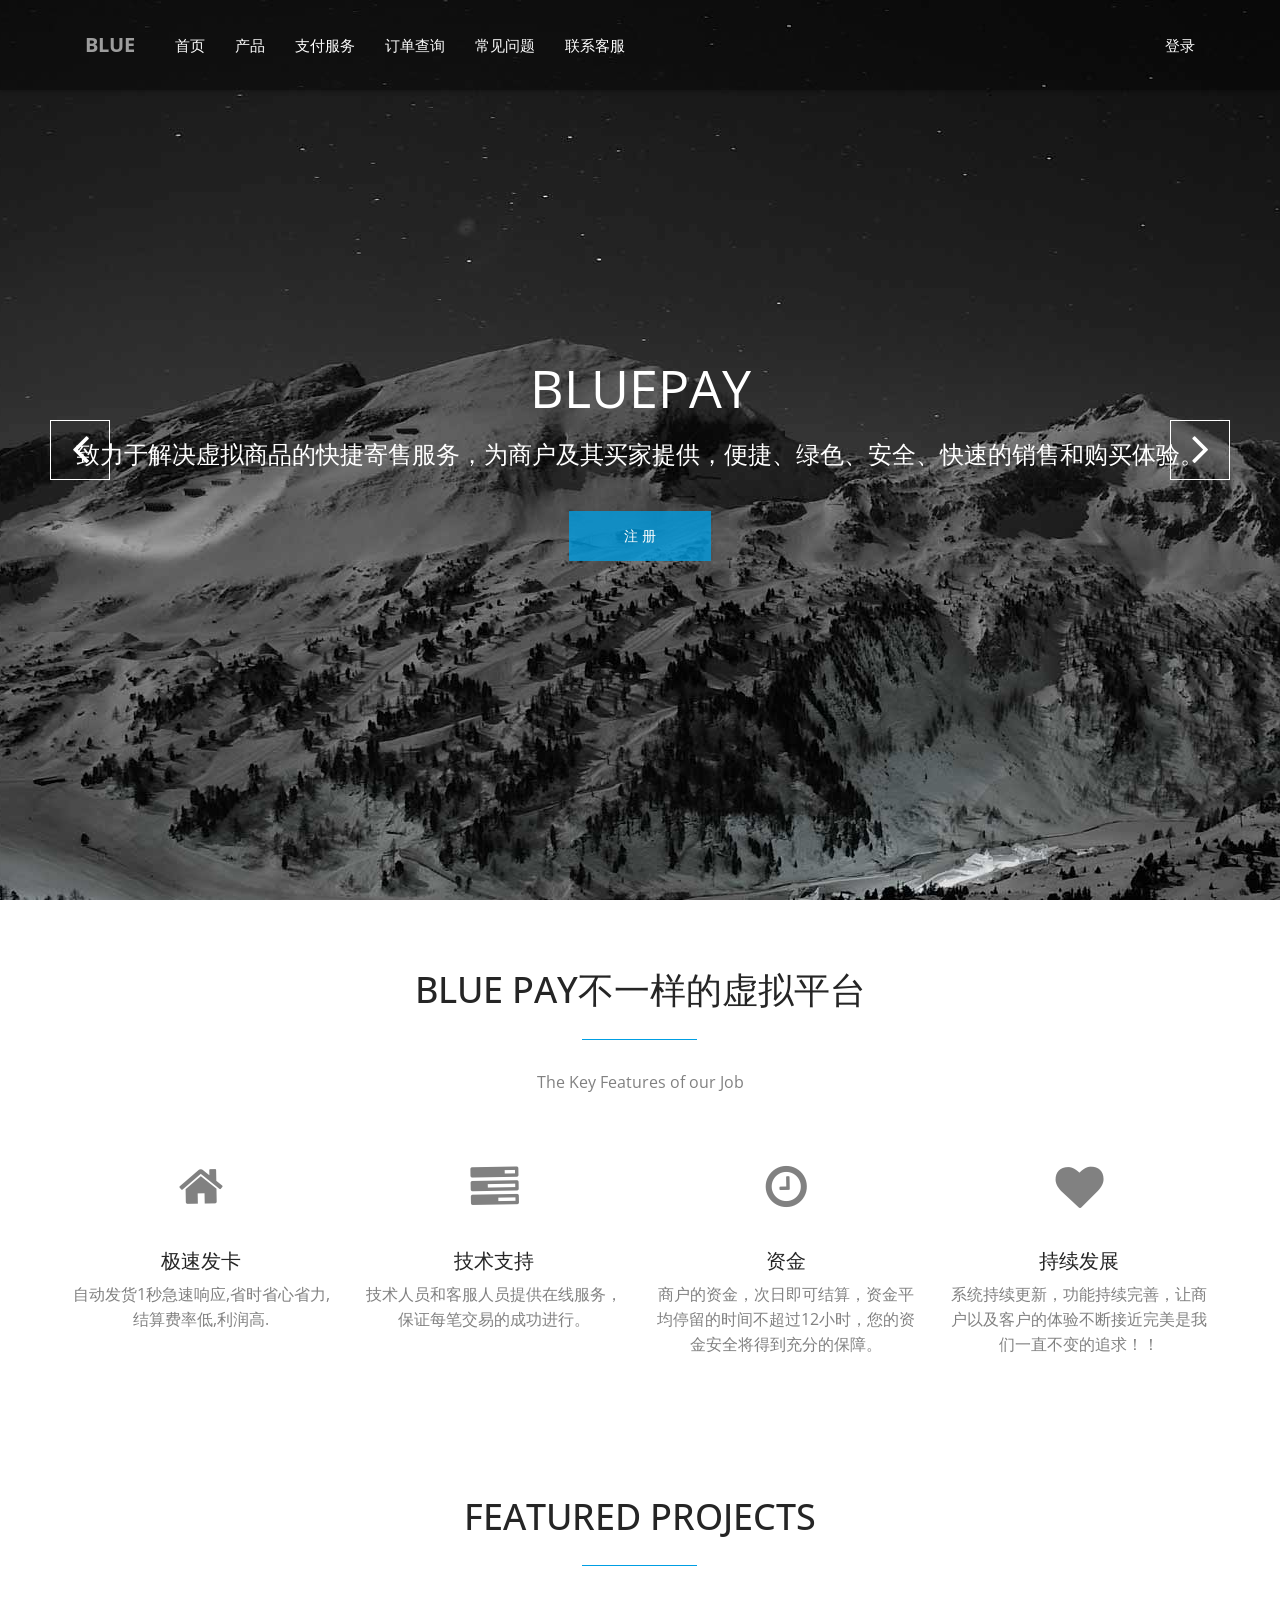
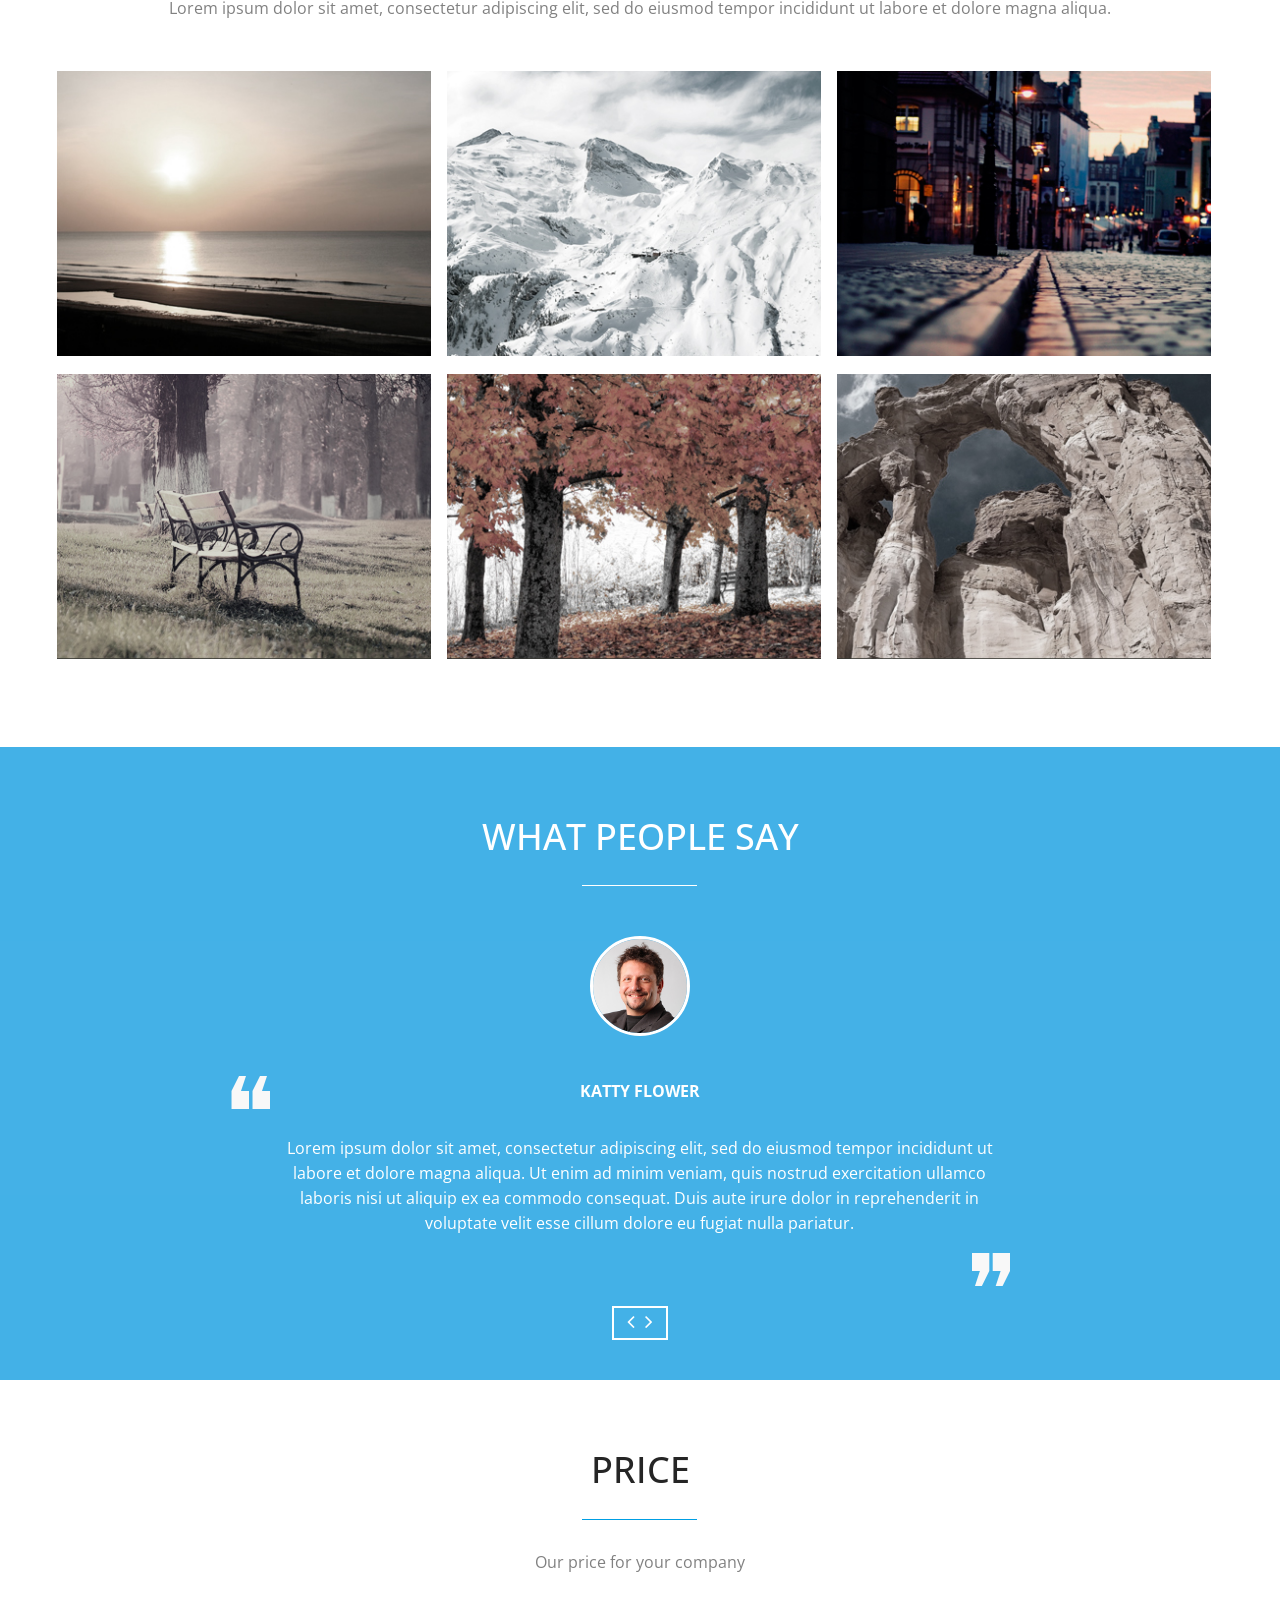
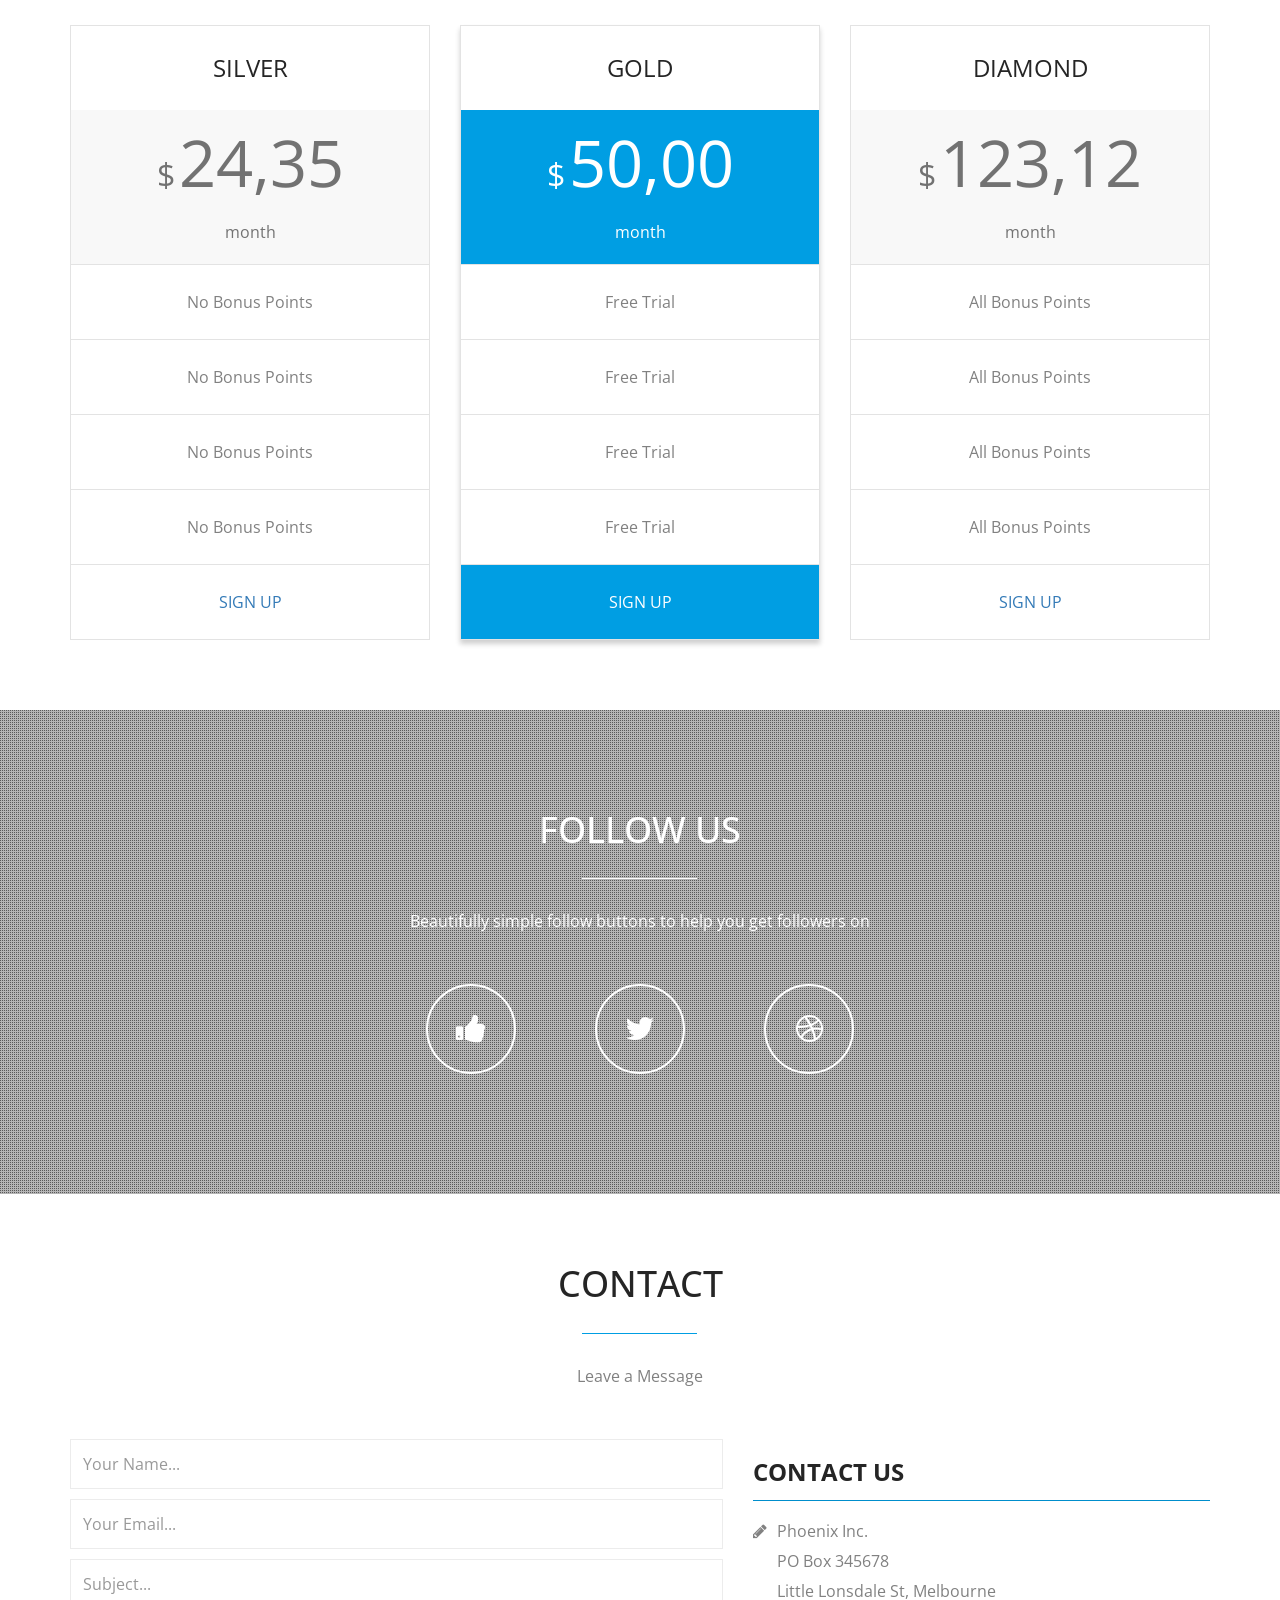
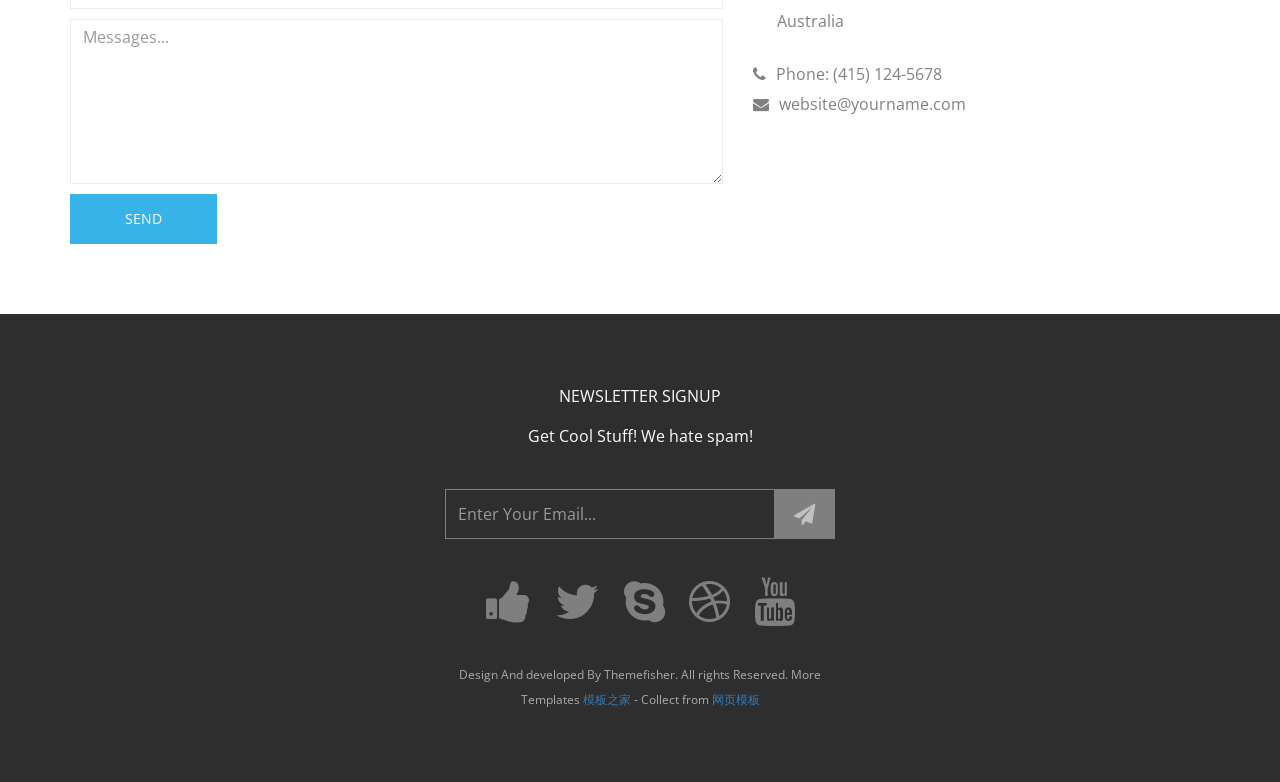
<file: Web前端模板/sbtp_17_bluepage/index.html>
<!DOCTYPE html>
<!--[if lt IE 7]>      <html lang="en" class="no-js lt-ie9 lt-ie8 lt-ie7"> <![endif]-->
<!--[if IE 7]>         <html lang="en" class="no-js lt-ie9 lt-ie8"> <![endif]-->
<!--[if IE 8]>         <html lang="en" class="no-js lt-ie9"> <![endif]-->
<!--[if gt IE 8]><!--> <html lang="en" class="no-js"> <!--<![endif]-->
    <head>
    	<!-- meta character set -->
        <meta charset="utf-8">
		<!-- Always force latest IE rendering engine or request Chrome Frame -->
        <meta http-equiv="X-UA-Compatible" content="IE=edge,chrome=1">
        <title>Blue One Page HTML Template</title>		
		<!-- Meta Description -->
        <meta name="description" content="Blue One Page Creative HTML5 Template">
        <meta name="keywords" content="one page, single page, onepage, responsive, parallax, creative, business, html5, css3, css3 animation">
        <meta name="author" content="Muhammad Morshed">
		
		<!-- Mobile Specific Meta -->
        <meta name="viewport" content="width=device-width, initial-scale=1">
		
		<!-- CSS
		================================================== -->
		
		<link href='http://fonts.googleapis.com/css?family=Open+Sans:400,300,700' rel='stylesheet' type='text/css'>
		
		<!-- Fontawesome Icon font -->
        <link rel="stylesheet" href="css/font-awesome.min.css">
		<!-- bootstrap.min -->
        <link rel="stylesheet" href="css/jquery.fancybox.css">
		<!-- bootstrap.min -->
        <link rel="stylesheet" href="css/bootstrap.min.css">
		<!-- bootstrap.min -->
        <link rel="stylesheet" href="css/owl.carousel.css">
		<!-- bootstrap.min -->
        <link rel="stylesheet" href="css/slit-slider.css">
		<!-- bootstrap.min -->
        <link rel="stylesheet" href="css/animate.css">
		<!-- Main Stylesheet -->
        <link rel="stylesheet" href="css/main.css">

		<!-- Modernizer Script for old Browsers -->
        <script src="js/modernizr-2.6.2.min.js"></script>

    </head>
	
    <body id="body">

		<!-- preloader -->
		<div id="preloader">
            <div class="loder-box">
            	<div class="battery"></div>
            </div>
		</div>
		<!-- end preloader -->

        <!--
        Fixed Navigation
        ==================================== -->
        <header id="navigation" class="navbar-inverse navbar-fixed-top animated-header">
            <div class="container">
                <div class="navbar-header">
                    <!-- responsive nav button -->
					<button type="button" class="navbar-toggle" data-toggle="collapse" data-target=".navbar-collapse">
						<span class="sr-only">目录</span>
						<span class="icon-bar"></span>
						<span class="icon-bar"></span>
						<span class="icon-bar"></span>
                    </button>
					<!-- /responsive nav button -->
					
					<!-- logo -->
					<h1 class="navbar-brand">
						<a href="#body">Blue</a>
					</h1>
					<!-- /logo -->
                </div>

				<!-- main nav -->
                <nav class="collapse navbar-collapse navbar-left" style="margin-left: 10px " role="navigation">
                    <ul id="nav" class="nav navbar-nav">
                        <li><a href="#body">首页</a></li>
                        <li><a href="#service">产品</a></li>
                        <li><a href="#service">支付服务</a></li>
                        <li><a href="#portfolio">订单查询</a></li>
                        <li><a href="#portfolio">常见问题</a></li>
                        <li><a href="#testimonials">联系客服</a></li>
                    </ul>
                </nav>
				<!-- /main nav -->
			<nav class="collapse navbar-collapse navbar-right" style="margin-left: 10px " role="navigation">
                    <ul id="nav" class="nav navbar-nav">
                        <li><a href="#body">登录</a></li>
                       
                    </ul>
                </nav>

            </div>
        </header>
        <!--
        End Fixed Navigation
        ==================================== -->
		
		<main class="site-content" role="main">
		
        <!--
        Home Slider
        ==================================== -->
		
		<section id="home-slider">
            <div id="slider" class="sl-slider-wrapper">

				<div class="sl-slider">
				
					<div class="sl-slide" data-orientation="horizontal" data-slice1-rotation="-25" data-slice2-rotation="-25" data-slice1-scale="2" data-slice2-scale="2">

						<div class="bg-img bg-img-1"></div>

						<div class="slide-caption">
                            <div class="caption-content">
                                <h2 class="animated fadeInDown">BLUEPAY</h2>
                                <span class="animated fadeInDown">致力于解决虚拟商品的快捷寄售服务，为商户及其买家提供，便捷、绿色、安全、快速的销售和购买体验。</span> 
                                <a href="#" class="btn btn-blue btn-effect">注 册</a>
                            </div>
                        </div>
						
					</div>
					
					<div class="sl-slide" data-orientation="vertical" data-slice1-rotation="10" data-slice2-rotation="-15" data-slice1-scale="1.5" data-slice2-scale="1.5">
					
						<div class="bg-img bg-img-2"></div>
						<div class="slide-caption">
                            <div class="caption-content">
                                <h2>BLUE Onepage HTML5 Template</h2>
                                <span>Clean and Professional one page Template</span>
                                <a href="#" class="btn btn-blue btn-effect">Join US</a>
                            </div>
                        </div>
						
					</div>
					
					<div class="sl-slide" data-orientation="horizontal" data-slice1-rotation="3" data-slice2-rotation="3" data-slice1-scale="2" data-slice2-scale="1">
						
						<div class="bg-img bg-img-3"></div>
						<div class="slide-caption">
                            <div class="caption-content">
                                <h2>BLUE Onepage HTML5 Template</h2>
                                <span>Clean and Professional one page Template</span>
                                <a href="#" class="btn btn-blue btn-effect">Join US</a>
                            </div>
                        </div>

					</div>

				</div><!-- /sl-slider -->

                <!-- 
                <nav id="nav-arrows" class="nav-arrows">
                    <span class="nav-arrow-prev">Previous</span>
                    <span class="nav-arrow-next">Next</span>
                </nav>
                -->
                
                <nav id="nav-arrows" class="nav-arrows hidden-xs hidden-sm visible-md visible-lg">
                    <a href="javascript:;" class="sl-prev">
                        <i class="fa fa-angle-left fa-3x"></i>
                    </a>
                    <a href="javascript:;" class="sl-next">
                        <i class="fa fa-angle-right fa-3x"></i>
                    </a>
                </nav>
                

				<nav id="nav-dots" class="nav-dots visible-xs visible-sm hidden-md hidden-lg">
					<span class="nav-dot-current"></span>
					<span></span>
					<span></span>
				</nav>

			</div><!-- /slider-wrapper -->
		</section>
		
        <!--
        End Home SliderEnd
        ==================================== -->
		
			<!-- Service section -->
			<section id="service">
				<div class="container">
					<div class="row">
					
						<div class="sec-title text-center">
							<h2 class="wow animated bounceInLeft">BLUE PAY不一样的虚拟平台</h2>
							<p class="wow animated bounceInRight">The Key Features of our Job</p>
						</div>
						
						<div class="col-md-3 col-sm-6 col-xs-12 text-center wow animated zoomIn">
							<div class="service-item">
								<div class="service-icon">
									<i class="fa fa-home fa-3x"></i>
								</div>
								<h3>极速发卡</h3>
								<p>自动发货1秒急速响应,省时省心省力,结算费率低,利润高.</p>
							</div>
						</div>
					
						<div class="col-md-3 col-sm-6 col-xs-12 text-center wow animated zoomIn" data-wow-delay="0.3s">
							<div class="service-item">
								<div class="service-icon">
									<i class="fa fa-tasks fa-3x"></i>
								</div>
								<h3>技术支持</h3>
								<p>技术人员和客服人员提供在线服务，保证每笔交易的成功进行。 </p>
							</div>
						</div>
					
						<div class="col-md-3 col-sm-6 col-xs-12 text-center wow animated zoomIn" data-wow-delay="0.6s">
							<div class="service-item">
								<div class="service-icon">
									<i class="fa fa-clock-o fa-3x"></i>
								</div>
								<h3>资金</h3>
								<p>商户的资金，次日即可结算，资金平均停留的时间不超过12小时，您的资金安全将得到充分的保障。 </p>
							</div>
						</div>
					
						<div class="col-md-3 col-sm-6 col-xs-12 text-center wow animated zoomIn" data-wow-delay="0.9s">
							<div class="service-item">
								<div class="service-icon">
									<i class="fa fa-heart fa-3x"></i>
								</div>
								
								<h3>持续发展</h3>
								<p>系统持续更新，功能持续完善，让商户以及客户的体验不断接近完美是我们一直不变的追求！！ </p>						
							</div>
						</div>
						
					</div>
				</div>
			</section>
			<!-- end Service section -->
    
			
			<!-- portfolio section -->
			<section id="portfolio">
				<div class="container">
					<div class="row">
					
						<div class="sec-title text-center wow animated fadeInDown">
							<h2>FEATURED PROJECTS</h2>
							<p>Lorem ipsum dolor sit amet, consectetur adipiscing elit, sed do eiusmod tempor incididunt ut labore et dolore magna aliqua.</p>
						</div>
						

						<ul class="project-wrapper wow animated fadeInUp">
							<li class="portfolio-item">
								<img src="img/portfolio/item.jpg" class="img-responsive" alt="Lorem ipsum dolor sit amet, consectetur adipiscing elit, sed do eiusmod tempor incididunt ut labore et dolore magna aliqua. Ut enim ad minim veniam, quis nostrud exercitation ullamco laboris nisi ut aliquip ex ea commodo consequat">
								<figcaption class="mask">
									<h3>Wall street</h3>
									<p>Lorem Ipsum is simply dummy text of the printing and typesetting ndustry. </p>
								</figcaption>
								<ul class="external">
									<li><a class="fancybox" title="Araund The world" data-fancybox-group="works" href="img/portfolio/item.jpg"><i class="fa fa-search"></i></a></li>
									<li><a href=""><i class="fa fa-link"></i></a></li>
								</ul>
							</li>
							
							<li class="portfolio-item">
								<img src="img/portfolio/item2.jpg" class="img-responsive" alt="Lorem Ipsum is simply dummy text of the printing and typesetting ndustry. ">
								<figcaption class="mask">
									<h3>Wall street</h3>
									<p>Lorem Ipsum is simply dummy text of the printing and typesetting ndustry. </p>
								</figcaption>
								<ul class="external">
									<li><a class="fancybox" title="Wall street" href="img/slider/banner.jpg" data-fancybox-group="works" ><i class="fa fa-search"></i></a></li>
									<li><a href=""><i class="fa fa-link"></i></a></li>
								</ul>
							</li>
							
							<li class="portfolio-item">
								<img src="img/portfolio/item3.jpg" class="img-responsive" alt="Lorem Ipsum is simply dummy text of the printing and typesetting ndustry. ">
								<figcaption class="mask">
									<h3>Wall street</h3>
									<p>Lorem Ipsum is simply dummy text of the printing and typesetting ndustry. </p>
								</figcaption>
								<ul class="external">
									<li><a class="fancybox" title="Behind The world" data-fancybox-group="works" href="img/portfolio/item3.jpg"><i class="fa fa-search"></i></a></li>
									<li><a href=""><i class="fa fa-link"></i></a></li>
								</ul>
							</li>
							
							<li class="portfolio-item">
								<img src="img/portfolio/item4.jpg" class="img-responsive" alt="Lorem Ipsum is simply dummy text of the printing and typesetting ndustry.">
								<figcaption class="mask">
									<h3>Wall street</h3>
									<p>Lorem Ipsum is simply dummy text of the printing and typesetting ndustry. </p>
								</figcaption>
								<ul class="external">
									<li><a class="fancybox" title="Wall street 4" data-fancybox-group="works" href="img/portfolio/item4.jpg"><i class="fa fa-search"></i></a></li>
									<li><a href=""><i class="fa fa-link"></i></a></li>
								</ul>
							</li>
							
							<li class="portfolio-item">
								<img src="img/portfolio/item5.jpg" class="img-responsive" alt="Lorem Ipsum is simply dummy text of the printing and typesetting ndustry. ">
								<figcaption class="mask">
									<h3>Wall street</h3>
									<p>Lorem Ipsum is simply dummy text of the printing and typesetting ndustry. </p>
								</figcaption>
								<ul class="external">
									<li><a class="fancybox" title="Wall street 5" data-fancybox-group="works" href="img/portfolio/item5.jpg"><i class="fa fa-search"></i></a></li>
									<li><a href=""><i class="fa fa-link"></i></a></li>
								</ul>
							</li>
							
							<li class="portfolio-item">
								<img src="img/portfolio/item6.jpg" class="img-responsive" alt="Lorem Ipsum is simply dummy text of the printing and typesetting ndustry. ">
								<figcaption class="mask">
									<h3>Wall street</h3>
									<p>Lorem Ipsum is simply dummy text of the printing and typesetting ndustry. </p>
								</figcaption>
								<ul class="external">
									<li><a class="fancybox" title="Wall street 6" data-fancybox-group="works" href="img/portfolio/item6.jpg"><i class="fa fa-search"></i></a></li>
									<li><a href=""><i class="fa fa-link"></i></a></li>
								</ul>
							</li>
						</ul>
						
					</div>
				</div>
			</section>
			<!-- end portfolio section -->
			
			<!-- Testimonial section -->
			<section id="testimonials" class="parallax">
				<div class="overlay">
					<div class="container">
						<div class="row">
						
							<div class="sec-title text-center white wow animated fadeInDown">
								<h2>What people say</h2>
							</div>
							
							<div id="testimonial" class=" wow animated fadeInUp">
								<div class="testimonial-item text-center">
									<img src="img/member-1.jpg" alt="Our Clients">
									<div class="clearfix">
										<span>Katty Flower</span>
										<p>Lorem ipsum dolor sit amet, consectetur adipiscing elit, sed do eiusmod tempor incididunt ut labore et dolore magna aliqua. Ut enim ad minim veniam, quis nostrud exercitation ullamco laboris nisi ut aliquip ex ea commodo consequat. Duis aute irure dolor in reprehenderit in voluptate velit esse cillum dolore eu fugiat nulla pariatur.</p>
									</div>
								</div>
								<div class="testimonial-item text-center">
									<img src="img/member-1.jpg" alt="Our Clients">
									<div class="clearfix">
										<span>Katty Flower</span>
										<p>Lorem ipsum dolor sit amet, consectetur adipiscing elit, sed do eiusmod tempor incididunt ut labore et dolore magna aliqua. Ut enim ad minim veniam, quis nostrud exercitation ullamco laboris nisi ut aliquip ex ea commodo consequat. Duis aute irure dolor in reprehenderit in voluptate velit esse cillum dolore eu fugiat nulla pariatur.</p>
									</div>
								</div>
								<div class="testimonial-item text-center">
									<img src="img/member-1.jpg" alt="Our Clients">
									<div class="clearfix">
										<span>Katty Flower</span>
										<p>Lorem ipsum dolor sit amet, consectetur adipiscing elit, sed do eiusmod tempor incididunt ut labore et dolore magna aliqua. Ut enim ad minim veniam, quis nostrud exercitation ullamco laboris nisi ut aliquip ex ea commodo consequat. Duis aute irure dolor in reprehenderit in voluptate velit esse cillum dolore eu fugiat nulla pariatur.</p>
									</div>
								</div>
							</div>
						
						</div>
					</div>
				</div>
			</section>
			<!-- end Testimonial section -->
			
			<!-- Price section -->
			<section id="price">
				<div class="container">
					<div class="row">
					
						<div class="sec-title text-center wow animated fadeInDown">
							<h2>Price</h2>
							<p>Our price for your company</p>
						</div>
						
						<div class="col-md-4 wow animated fadeInUp">
							<div class="price-table text-center">
								<span>Silver</span>
								<div class="value">
									<span>$</span>
									<span>24,35</span><br>
									<span>month</span>
								</div>
								<ul>
									<li>No Bonus Points</li>
									<li>No Bonus Points</li>
									<li>No Bonus Points</li>
									<li>No Bonus Points</li>
									<li><a href="#">sign up</a></li>
								</ul>
							</div>
						</div>
						
						<div class="col-md-4 wow animated fadeInUp" data-wow-delay="0.4s">
							<div class="price-table featured text-center">
								<span>Gold</span>
								<div class="value">
									<span>$</span>
									<span>50,00</span><br>
									<span>month</span>
								</div>
								<ul>
									<li>Free Trial</li>
									<li>Free Trial</li>
									<li>Free Trial</li>
									<li>Free Trial</li>
									<li><a href="#">sign up</a></li>
								</ul>
							</div>
						</div>
						
						<div class="col-md-4 wow animated fadeInUp" data-wow-delay="0.8s">
							<div class="price-table text-center">
								<span>Diamond</span>
								<div class="value">
									<span>$</span>
									<span>123,12</span><br>
									<span>month</span>
								</div>
								<ul>
									<li>All Bonus Points</li>
									<li>All Bonus Points</li>
									<li>All Bonus Points</li>
									<li>All Bonus Points</li>
									<li><a href="#">sign up</a></li>
								</ul>
							</div>
						</div>
		
					</div>
				</div>
			</section>
			<!-- end Price section -->
			
			<!-- Social section -->
			<section id="social" class="parallax">
				<div class="overlay">
					<div class="container">
						<div class="row">
						
							<div class="sec-title text-center white wow animated fadeInDown">
								<h2>FOLLOW US</h2>
								<p>Beautifully simple follow buttons to help you get followers on</p>
							</div>
							
							<ul class="social-button">
								<li class="wow animated zoomIn"><a href="#"><i class="fa fa-thumbs-up fa-2x"></i></a></li>
								<li class="wow animated zoomIn" data-wow-delay="0.3s"><a href="#"><i class="fa fa-twitter fa-2x"></i></a></li>
								<li class="wow animated zoomIn" data-wow-delay="0.6s"><a href="#"><i class="fa fa-dribbble fa-2x"></i></a></li>							
							</ul>
							
						</div>
					</div>
				</div>
			</section>
			<!-- end Social section -->
			
			<!-- Contact section -->
			<section id="contact" >
				<div class="container">
					<div class="row">
						
						<div class="sec-title text-center wow animated fadeInDown">
							<h2>Contact</h2>
							<p>Leave a Message</p>
						</div>
						
						
						<div class="col-md-7 contact-form wow animated fadeInLeft">
							<form action="#" method="post">
								<div class="input-field">
									<input type="text" name="name" class="form-control" placeholder="Your Name...">
								</div>
								<div class="input-field">
									<input type="email" name="email" class="form-control" placeholder="Your Email...">
								</div>
								<div class="input-field">
									<input type="text" name="subject" class="form-control" placeholder="Subject...">
								</div>
								<div class="input-field">
									<textarea name="message" class="form-control" placeholder="Messages..."></textarea>
								</div>
						       	<button type="submit" id="submit" class="btn btn-blue btn-effect">Send</button>
							</form>
						</div>
						
						<div class="col-md-5 wow animated fadeInRight">
							<address class="contact-details">
								<h3>Contact Us</h3>						
								<p><i class="fa fa-pencil"></i>Phoenix Inc.<span>PO Box 345678</span> <span>Little Lonsdale St, Melbourne </span><span>Australia</span></p><br>
								<p><i class="fa fa-phone"></i>Phone: (415) 124-5678 </p>
								<p><i class="fa fa-envelope"></i>website@yourname.com</p>
							</address>
						</div>
			
					</div>
				</div>
			</section>
			<!-- end Contact section -->
		
		
		</main>
		
		<footer id="footer">
			<div class="container">
				<div class="row text-center">
					<div class="footer-content">
						<div class="wow animated fadeInDown">
							<p>newsletter signup</p>
							<p>Get Cool Stuff! We hate spam!</p>
						</div>
						<form action="#" method="post" class="subscribe-form wow animated fadeInUp">
							<div class="input-field">
								<input type="email" class="subscribe form-control" placeholder="Enter Your Email...">
								<button type="submit" class="submit-icon">
									<i class="fa fa-paper-plane fa-lg"></i>
								</button>
							</div>
						</form>
						<div class="footer-social">
							<ul>
								<li class="wow animated zoomIn"><a href="#"><i class="fa fa-thumbs-up fa-3x"></i></a></li>
								<li class="wow animated zoomIn" data-wow-delay="0.3s"><a href="#"><i class="fa fa-twitter fa-3x"></i></a></li>
								<li class="wow animated zoomIn" data-wow-delay="0.6s"><a href="#"><i class="fa fa-skype fa-3x"></i></a></li>
								<li class="wow animated zoomIn" data-wow-delay="0.9s"><a href="#"><i class="fa fa-dribbble fa-3x"></i></a></li>
								<li class="wow animated zoomIn" data-wow-delay="1.2s"><a href="#"><i class="fa fa-youtube fa-3x"></i></a></li>
							</ul>
						</div>
						
						<p>Design And developed By Themefisher. All rights Reserved. More Templates <a href="http://www.cssmoban.com/" target="_blank" title="模板之家">模板之家</a> - Collect from <a href="http://www.cssmoban.com/" title="网页模板" target="_blank">网页模板</a></p>
					</div>
				</div>
			</div>
		</footer>
		
		<!-- Essential jQuery Plugins
		================================================== -->
		<!-- Main jQuery -->
        <script src="js/jquery-1.11.1.min.js"></script>
		<!-- Twitter Bootstrap -->
        <script src="js/bootstrap.min.js"></script>
		<!-- Single Page Nav -->
        <script src="js/jquery.singlePageNav.min.js"></script>
		<!-- jquery.fancybox.pack -->
        <script src="js/jquery.fancybox.pack.js"></script>
		<!-- Google Map API -->

		<!-- Owl Carousel -->
        <script src="js/owl.carousel.min.js"></script>
        <!-- jquery easing -->
        <script src="js/jquery.easing.min.js"></script>
        <!-- Fullscreen slider -->
        <script src="js/jquery.slitslider.js"></script>
        <script src="js/jquery.ba-cond.min.js"></script>
		<!-- onscroll animation -->
        <script src="js/wow.min.js"></script>
		<!-- Custom Functions -->
        <script src="js/main.js"></script>
    </body>
</html>
</file>
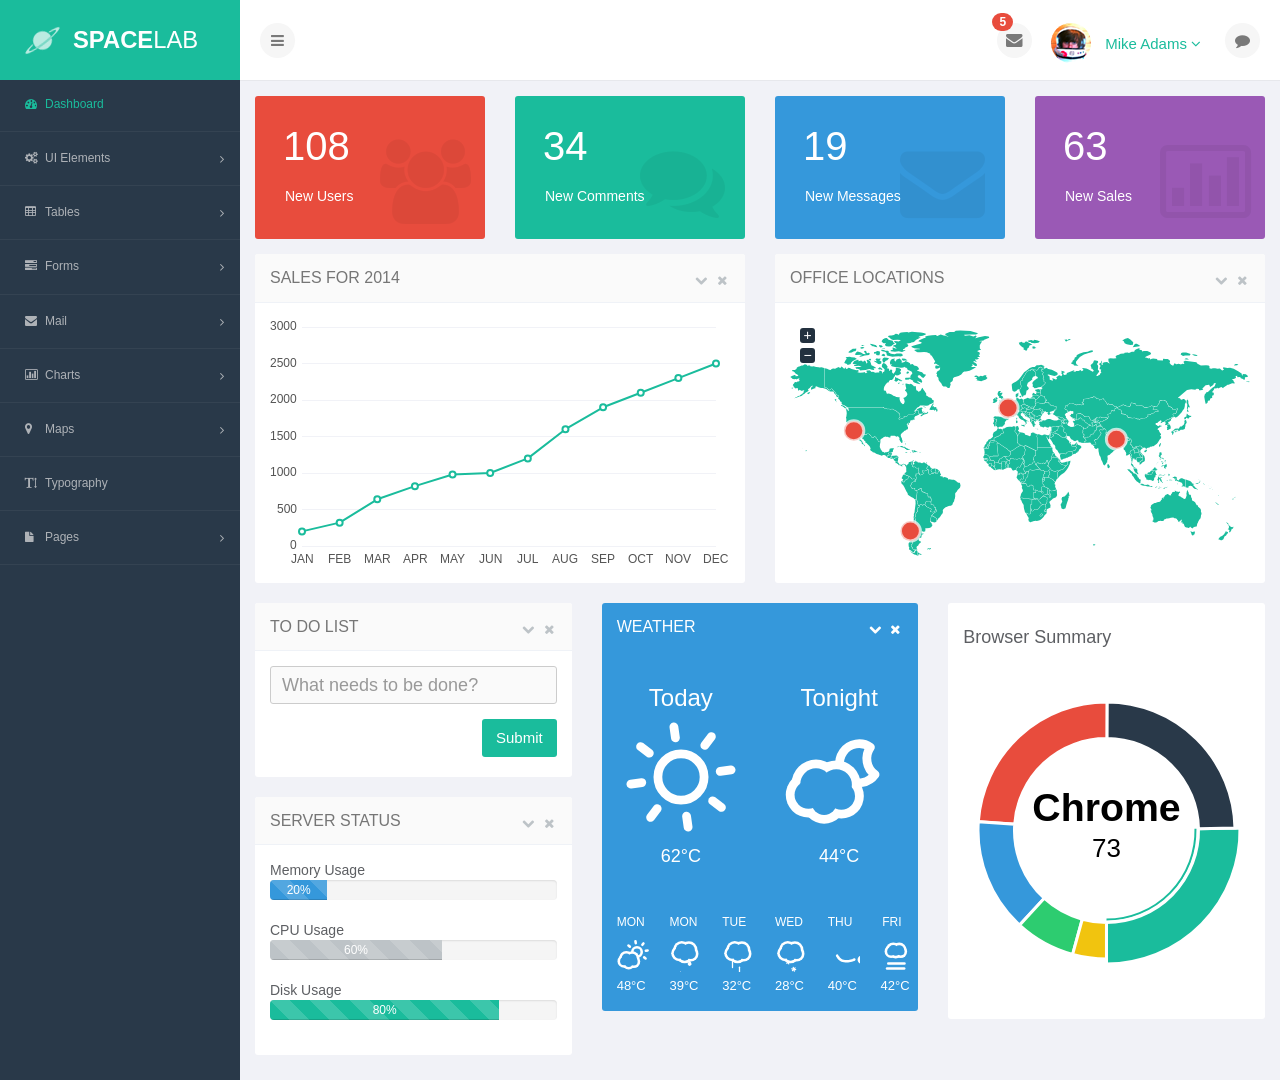
<file: Web后台模板/SpaceLab/index.html>
<!DOCTYPE html>
<!--[if lt IE 7]>      <html class="no-js lt-ie9 lt-ie8 lt-ie7"> <![endif]-->
<!--[if IE 7]>         <html class="no-js lt-ie9 lt-ie8"> <![endif]-->
<!--[if IE 8]>         <html class="no-js lt-ie9"> <![endif]-->
<!--[if gt IE 8]><!-->
<html class="no-js">
<!--<![endif]-->

<head>
    <meta charset="utf-8">
    <meta http-equiv="X-UA-Compatible" content="IE=edge">
    <title>SpaceLab</title>
    <meta name="description" content="">
    <meta name="viewport" content="width=device-width, initial-scale=1.0, maximum-scale=1.0, user-scalable=no" />
    <!-- Favicon -->
    <link rel="shortcut icon" href="assets/img/favicon.ico" type="image/x-icon">
    <!-- Bootstrap core CSS -->
    <link rel="stylesheet" href="assets/plugins/bootstrap/css/bootstrap.min.css">
    <!-- Fonts from Font Awsome -->
    <link rel="stylesheet" href="assets/css/font-awesome.min.css">
    <!-- CSS Animate -->
    <link rel="stylesheet" href="assets/css/animate.css">
    <!-- Custom styles for this theme -->
    <link rel="stylesheet" href="assets/css/main.css">
    <!-- Vector Map  -->
    <link rel="stylesheet" href="assets/plugins/jvectormap/css/jquery-jvectormap-1.2.2.css">
    <!-- ToDos  -->
    <link rel="stylesheet" href="assets/plugins/todo/css/todos.css">
    <!-- Morris  -->
    <link rel="stylesheet" href="assets/plugins/morris/css/morris.css">
    <!-- Fonts -->
    <!-- <link href='http://fonts.googleapis.com/css?family=Source+Sans+Pro:300,400,600,700,900,300italic,400italic,600italic,700italic,900italic' rel='stylesheet' type='text/css'>
    <link href='http://fonts.googleapis.com/css?family=Open+Sans:400,700' rel='stylesheet' type='text/css'> -->
    <!-- Feature detection -->
    <script src="assets/js/modernizr-2.6.2.min.js"></script>
    <!-- HTML5 shim and Respond.js IE8 support of HTML5 elements and media queries -->
    <!--[if lt IE 9]>
    <script src="assets/js/html5shiv.js"></script>
    <script src="assets/js/respond.min.js"></script>
    <![endif]-->
</head>

<body>
    <section id="container">
        <header id="header">
            <!--logo start-->
            <div class="brand">
                <a href="index.html" class="logo">
                    <span>Space</span>Lab</a>
            </div>
            <!--logo end-->
            <div class="toggle-navigation toggle-left">
                <button type="button" class="btn btn-default" id="toggle-left" data-toggle="tooltip" data-placement="right" title="Toggle Navigation">
                    <i class="fa fa-bars"></i>
                </button>
            </div>
            <div class="user-nav">
                <ul>
                    <li class="dropdown messages">
                        <span class="badge badge-danager animated bounceIn" id="new-messages">5</span>
                        <button type="button" class="btn btn-default dropdown-toggle options" id="toggle-mail" data-toggle="dropdown">
                            <i class="fa fa-envelope"></i>
                        </button>
                        <ul class="dropdown-menu alert animated fadeInDown">
                            <li>
                                <h1>You have
                                    <strong>5</strong>new messages</h1>
                            </li>
                            <li>
                                <a href="#">
                                    <div class="profile-photo">
                                        <img src="assets/img/avatar.gif" alt="" class="img-circle">
                                    </div>
                                    <div class="message-info">
                                        <span class="sender">James Bagian</span>
                                        <span class="time">30 mins</span>
                                        <div class="message-content">Lorem ipsum dolor sit amet, elit rutrum felis sed erat augue fusce...</div>
                                    </div>
                                </a>
                            </li>

                            <li>
                                <a href="#">
                                    <div class="profile-photo">
                                        <img src="assets/img/avatar1.gif" alt="" class="img-circle">
                                    </div>
                                    <div class="message-info">
                                        <span class="sender">Jeffrey Ashby</span>
                                        <span class="time">2 hour</span>
                                        <div class="message-content">hendrerit pellentesque, iure tincidunt, faucibus vitae dolor aliquam...</div>
                                    </div>
                                </a>
                            </li>

                            <li>
                                <a href="#">
                                    <div class="profile-photo">
                                        <img src="assets/img/avatar2.gif" alt="" class="img-circle">
                                    </div>
                                    <div class="message-info">
                                        <span class="sender">John Douey</span>
                                        <span class="time">3 hours</span>
                                        <div class="message-content">Penatibus suspendisse sit pellentesque eu accumsan condimentum nec...</div>
                                    </div>
                                </a>
                            </li>

                            <li>
                                <a href="#">
                                    <div class="profile-photo">
                                        <img src="assets/img/avatar3.gif" alt="" class="img-circle">
                                    </div>
                                    <div class="message-info">
                                        <span class="sender">Ellen Baker</span>
                                        <span class="time">7 hours</span>
                                        <div class="message-content">Sem dapibus in, orci bibendum faucibus tellus, justo arcu...</div>
                                    </div>
                                </a>
                            </li>
                            <li>
                                <a href="#">
                                    <div class="profile-photo">
                                        <img src="assets/img/avatar4.gif" alt="" class="img-circle">
                                    </div>
                                    <div class="message-info">
                                        <span class="sender">Ivan Bella</span>
                                        <span class="time">6 hours</span>
                                        <div class="message-content">Curabitur metus faucibus sapien elit, ante molestie sapien...</div>
                                    </div>
                                </a>
                            </li>
                            <li><a href="#">Check all messages <i class="fa fa-angle-right"></i></a>
                            </li>
                        </ul>

                    </li>
                    <li class="profile-photo">
                        <img src="assets/img/avatar.png" alt="" class="img-circle">
                    </li>
                    <li class="dropdown settings">
                        <a class="dropdown-toggle" data-toggle="dropdown" href="#">
                      Mike Adams <i class="fa fa-angle-down"></i>
                    </a>
                        <ul class="dropdown-menu animated fadeInDown">
                            <li>
                                <a href="#"><i class="fa fa-user"></i> Profile</a>
                            </li>
                            <li>
                                <a href="#"><i class="fa fa-calendar"></i> Calendar</a>
                            </li>
                            <li>
                                <a href="#"><i class="fa fa-envelope"></i> Inbox <span class="badge badge-danager" id="user-inbox">5</span></a>
                            </li>
                            <li>
                                <a href="#"><i class="fa fa-power-off"></i> Logout</a>
                            </li>
                        </ul>
                    </li>
                    <li>
                        <div class="toggle-navigation toggle-right">
                            <button type="button" class="btn btn-default" id="toggle-right">
                                <i class="fa fa-comment"></i>
                            </button>
                        </div>
                    </li>

                </ul>
            </div>
        </header>
        <!--sidebar left start-->
        <aside class="sidebar">
            <div id="leftside-navigation" class="nano">
                <ul class="nano-content">
                    <li class="active">
                        <a href="index.html"><i class="fa fa-dashboard"></i><span>Dashboard</span></a>
                    </li>
                    <li class="sub-menu">
                        <a href="javascript:void(0);"><i class="fa fa-cogs"></i><span>UI Elements</span><i class="arrow fa fa-angle-right pull-right"></i></a>
                        <ul>

                            <li><a href="ui-alerts-notifications.html">Alerts &amp; Notifications</a>
                            </li>
                            <li><a href="ui-panels.html">Panels</a>
                            </li>
                            <li><a href="ui-buttons.html">Buttons</a>
                            </li>
                            <li><a href="ui-slider-progress.html">Sliders &amp; Progress</a>
                            </li>
                            <li><a href="ui-modals-popups.html">Modals &amp; Popups</a>
                            </li>
                            <li><a href="ui-icons.html">Icons</a>
                            </li>
                            <li><a href="ui-grid.html">Grid</a>
                            </li>
                            <li><a href="ui-tabs-accordions.html">Tabs &amp; Accordions</a>
                            </li>
                            <li><a href="ui-nestable-list.html">Nestable Lists</a>
                            </li>
                        </ul>
                    </li>
                    <li class="sub-menu">
                        <a href="javascript:void(0);"><i class="fa fa-table"></i><span>Tables</span><i class="arrow fa fa-angle-right pull-right"></i></a>
                        <ul>
                            <li><a href="tables-basic.html">Basic Tables</a>
                            </li>
                            <li><a href="tables-data.html">Data Tables</a>
                            </li>
                        </ul>
                    </li>
                    <li class="sub-menu">
                        <a href="javascript:void(0);"><i class="fa fa fa-tasks"></i><span>Forms</span><i class="arrow fa fa-angle-right pull-right"></i></a>
                        <ul>
                            <li><a href="forms-components.html">Components</a>
                            </li>
                            <li><a href="forms-validation.html">Validation</a>
                            </li>
                            <li><a href="forms-mask.html">Mask</a>
                            </li>
                            <li><a href="forms-wizard.html">Wizard</a>
                            </li>
                            <li><a href="forms-multiple-file.html">Multiple File Upload</a>
                            </li>
                            <li><a href="forms-wysiwyg.html">WYSIWYG Editor</a>
                            </li>
                        </ul>
                    </li>
                    <li class="sub-menu">
                        <a href="javascript:void(0);"><i class="fa fa-envelope"></i><span>Mail</span><i class="arrow fa fa-angle-right pull-right"></i></a>
                        <ul>
                            <li><a href="mail-inbox.html">Inbox</a>
                            </li>
                            <li><a href="mail-compose.html">Compose Mail</a>
                            </li>
                        </ul>
                    </li>
                    <li class="sub-menu">
                        <a href="javascript:void(0);"><i class="fa fa-bar-chart-o"></i><span>Charts</span><i class="arrow fa fa-angle-right pull-right"></i></a>
                        <ul>
                            <li><a href="charts-chartjs.html">Chartjs</a>
                            </li>
                            <li><a href="charts-morris.html">Morris</a>
                            </li>
                            <li><a href="charts-c3.html">C3 Charts</a>
                            </li>
                        </ul>
                    </li>
                    <li class="sub-menu">
                        <a href="javascript:void(0);"><i class="fa fa-map-marker"></i><span>Maps</span><i class="arrow fa fa-angle-right pull-right"></i></a>
                        <ul>
                            <li><a href="map-google.html">Google Map</a>
                            </li>
                            <li><a href="map-vector.html">Vector Map</a>
                            </li>
                        </ul>
                    </li>
                    <li class="sub-menu">
                        <a href="typography.html"><i class="fa fa-text-height"></i><span>Typography</span></a>
                    </li>
                    <li class="sub-menu">
                        <a href="javascript:void(0);"><i class="fa fa-file"></i><span>Pages</span><i class="arrow fa fa-angle-right pull-right"></i></a>
                        <ul>
                            <li><a href="pages-blank.html">Blank Page</a>
                            </li>
                            <li><a href="pages-login.html">Login</a>
                            </li>
                            <li><a href="pages-sign-up.html">Sign Up</a>
                            </li>
                            <li><a href="pages-calendar.html">Calendar</a>
                            </li>
                            <li><a href="pages-timeline.html">Timeline</a>
                            </li>
                            <li><a href="pages-404.html">404</a>
                            </li>
                            <li><a href="pages-500.html">500</a>
                            </li>
                        </ul>
                    </li>
                </ul>
            </div>
        </aside>
        <!--sidebar left end-->
        <!--main content start-->
        <section class="main-content-wrapper">
            <section id="main-content">
                <!--tiles start-->
                <div class="row">
                    <div class="col-md-3 col-sm-6">
                        <div class="dashboard-tile detail tile-red">
                            <div class="content">
                                <h1 class="text-left timer" data-from="0" data-to="180" data-speed="2500"></h1>
                                <p>New Users</p>
                            </div>
                            <div class="icon"><i class="fa fa-users"></i>
                            </div>
                        </div>
                    </div>
                    <div class="col-md-3 col-sm-6">
                        <div class="dashboard-tile detail tile-turquoise">
                            <div class="content">
                                <h1 class="text-left timer" data-from="0" data-to="56" data-speed="2500"></h1>
                                <p>New Comments</p>
                            </div>
                            <div class="icon"><i class="fa fa-comments"></i>
                            </div>
                        </div>
                    </div>
                    <div class="col-md-3 col-sm-6">
                        <div class="dashboard-tile detail tile-blue">
                            <div class="content">
                                <h1 class="text-left timer" data-from="0" data-to="32" data-speed="2500"></h1>
                                <p>New Messages</p>
                            </div>
                            <div class="icon"><i class="fa fa fa-envelope"></i>
                            </div>
                        </div>
                    </div>
                    <div class="col-md-3 col-sm-6">
                        <div class="dashboard-tile detail tile-purple">
                            <div class="content">
                                <h1 class="text-left timer" data-to="105" data-speed="2500"></h1>
                                <p>New Sales</p>
                            </div>
                            <div class="icon"><i class="fa fa-bar-chart-o"></i>
                            </div>
                        </div>
                    </div>
                </div>
                <!--tiles end-->
                <!--dashboard charts and map start-->
                <div class="row">
                    <div class="col-md-6">
                        <div class="panel panel-default">
                            <div class="panel-heading">
                                <h3 class="panel-title">Sales for 2014</h3>
                                <div class="actions pull-right">
                                    <i class="fa fa-chevron-down"></i>
                                    <i class="fa fa-times"></i>
                                </div>
                            </div>
                            <div class="panel-body">
                                <div id="sales-chart" style="height: 250px;"></div>
                            </div>
                        </div>
                    </div>
                    <div class="col-md-6">
                        <div class="panel panel-default">
                            <div class="panel-heading">
                                <h3 class="panel-title">Office locations</h3>
                                <div class="actions pull-right">
                                    <i class="fa fa-chevron-down"></i>
                                    <i class="fa fa-times"></i>
                                </div>
                            </div>
                            <div class="panel-body">
                                <div class="map" id="map" style="height: 250px;"></div>
                            </div>
                        </div>
                    </div>
                </div>
                <!--dashboard charts and map end-->
                <!--ToDo start-->
                <div class="row">
                    <div class="col-md-4">
                        <div class="panel panel-default">
                            <div class="panel-heading">
                                <h3 class="panel-title">To do list</h3>
                                <div class="actions pull-right">
                                    <i class="fa fa-chevron-down"></i>
                                    <i class="fa fa-times"></i>
                                </div>
                            </div>
                            <div class="panel-body">
                                <div class="row">
                                    <div class="col-md-12">
                                        <div class="form-group">
                                            <input id="new-todo" type="text" class="form-control" placeholder="What needs to be done?">
                                            <section id='main'>
                                                <ul id='todo-list'></ul>
                                            </section>
                                        </div>
                                        <div class="form-group">
                                            <button id="todo-enter" class="btn btn-primary pull-right">Submit</button>
                                            <div id='todo-count'></div>
                                        </div>
                                    </div>
                                </div>

                            </div>
                        </div>

                        <div class="row">
                            <div class="col-md-12">
                                <div class="panel panel-default">
                                    <div class="panel-heading">
                                        <h3 class="panel-title">Server Status</h3>
                                        <div class="actions pull-right">
                                            <i class="fa fa-chevron-down"></i>
                                            <i class="fa fa-times"></i>
                                        </div>
                                    </div>
                                    <div class="panel-body">

                                        <span class="sublabel">Memory Usage</span>
                                        <div class="progress progress-striped">
                                            <div class="progress-bar progress-bar-info" style="width: 20%">20%</div>
                                        </div>
                                        <!-- progress -->

                                        <span class="sublabel">CPU Usage</span>
                                        <div class="progress progress-striped">
                                            <div class="progress-bar progress-bar-default" style="width: 60%">60%</div>
                                        </div>
                                        <!-- progress -->

                                        <span class="sublabel">Disk Usage</span>
                                        <div class="progress progress-striped">
                                            <div class="progress-bar progress-bar-primary" style="width: 80%">80%</div>
                                        </div>
                                        <!-- progress -->

                                    </div>
                                </div>

                            </div>
                        </div>
                    </div>
                    <div class="col-md-4">
                        <div class="panel panel-solid-info">
                            <div class="panel-heading">
                                <h3 class="panel-title">Weather</h3>
                                <div class="actions pull-right">
                                    <i class="fa fa-chevron-down"></i>
                                    <i class="fa fa-times"></i>
                                </div>
                            </div>
                            <div class="panel-body">
                                <div class="row">
                                    <div class="col-md-6">
                                        <h3 class="text-center small-thin uppercase">Today</h3>
                                        <div class="text-center">
                                            <canvas id="clear-day" width="110" height="110"></canvas>
                                            <h4>62°C</h4>
                                        </div>
                                    </div>
                                    <div class="col-md-6">
                                        <h3 class="text-center small-thin uppercase">Tonight</h3>
                                        <div class="text-center">
                                            <canvas id="partly-cloudy-night" width="110" height="110"></canvas>
                                            <h4>44°C</h4>
                                        </div>
                                    </div>
                                </div>
                            </div>
                            <div class="panel-footer">
                                <div class="row">
                                    <div class="col-md-2">
                                        <h6 class="text-center small-thin uppercase">Mon</h6>
                                        <div class="text-center">
                                            <canvas id="partly-cloudy-day" width="32" height="32"></canvas>
                                            <span>48°C</span>
                                        </div>
                                    </div>

                                    <div class="col-md-2">
                                        <h6 class="text-center small-thin uppercase">Mon</h6>
                                        <div class="text-center">
                                            <canvas id="rain" width="32" height="32"></canvas>
                                            <span>39°C</span>
                                        </div>
                                    </div>

                                    <div class="col-md-2">
                                        <h6 class="text-center small-thin uppercase">Tue</h6>
                                        <div class="text-center">
                                            <canvas id="sleet" width="32" height="32"></canvas>
                                            <span>32°C</span>
                                        </div>
                                    </div>

                                    <div class="col-md-2">
                                        <h6 class="text-center small-thin uppercase">Wed</h6>
                                        <div class="text-center">
                                            <canvas id="snow" width="32" height="32"></canvas>
                                            <span>28°C</span>
                                        </div>
                                    </div>

                                    <div class="col-md-2">
                                        <h6 class="text-center small-thin uppercase">Thu</h6>
                                        <div class="text-center">
                                            <canvas id="wind" width="32" height="32"></canvas>
                                            <span>40°C</span>
                                        </div>
                                    </div>

                                    <div class="col-md-2">
                                        <h6 class="text-center small-thin uppercase">Fri</h6>
                                        <div class="text-center">
                                            <canvas id="fog" width="32" height="32"></canvas>
                                            <span>42°C</span>
                                        </div>
                                    </div>
                                </div>
                            </div>
                        </div>
                    </div>
                    <div class="col-md-4">
                        <div class="panel panel-default">
                            <div class="panel-body">
                                <h4>Browser Summary</h4>
                                <div id="donut-example"></div>
                            </div>
                        </div>
                    </div>
                </div>

                <!--ToDo end-->
            </section>
        </section>
        <!--main content end-->
        <!--sidebar right start-->
        <aside class="sidebarRight">
            <div id="rightside-navigation ">
                <div class="sidebar-heading"><i class="fa fa-user"></i> Contacts</div>
                <div class="sidebar-title">online</div>
                <div class="list-contacts">
                    <a href="javascript:void(0)" class="list-item">
                        <div class="list-item-image">
                            <img src="assets/img/avatar.gif" class="img-circle">
                        </div>
                        <div class="list-item-content">
                            <h4>James Bagian</h4>
                            <p>Los Angeles, CA</p>
                        </div>
                        <div class="item-status item-status-online"></div>
                    </a>
                    <a href="javascript:void(0)" class="list-item">
                        <div class="list-item-image">
                            <img src="assets/img/avatar1.gif" class="img-circle">
                        </div>
                        <div class="list-item-content">
                            <h4>Jeffrey Ashby</h4>
                            <p>New York, NY</p>
                        </div>
                        <div class="item-status item-status-online"></div>
                    </a>
                    <a href="javascript:void(0)" class="list-item">
                        <div class="list-item-image">
                            <img src="assets/img/avatar2.gif" class="img-circle">
                        </div>
                        <div class="list-item-content">
                            <h4>John Douey</h4>
                            <p>Dallas, TX</p>
                        </div>
                        <div class="item-status item-status-online"></div>
                    </a>
                    <a href="javascript:void(0)" class="list-item">
                        <div class="list-item-image">
                            <img src="assets/img/avatar3.gif" class="img-circle">
                        </div>
                        <div class="list-item-content">
                            <h4>Ellen Baker</h4>
                            <p>London</p>
                        </div>
                        <div class="item-status item-status-away"></div>
                    </a>
                </div>

                <div class="sidebar-title">offline</div>
                <div class="list-contacts">
                    <a href="javascript:void(0)" class="list-item">
                        <div class="list-item-image">
                            <img src="assets/img/avatar4.gif" class="img-circle">
                        </div>
                        <div class="list-item-content">
                            <h4>Ivan Bella</h4>
                            <p>Tokyo, Japan</p>
                        </div>
                        <div class="item-status"></div>
                    </a>
                    <a href="javascript:void(0)" class="list-item">
                        <div class="list-item-image">
                            <img src="assets/img/avatar5.gif" class="img-circle">
                        </div>
                        <div class="list-item-content">
                            <h4>Gerald Carr</h4>
                            <p>Seattle, WA</p>
                        </div>
                        <div class="item-status"></div>
                    </a>
                    <a href="javascript:void(0)" class="list-item">
                        <div class="list-item-image">
                            <img src="assets/img/avatar6.gif" class="img-circle">
                        </div>
                        <div class="list-item-content">
                            <h4>Viktor Gorbatko</h4>
                            <p>Palo Alto, CA</p>
                        </div>
                        <div class="item-status"></div>
                    </a>
                </div>
            </div>
        </aside>
        <!--sidebar right end-->
    </section>
    <!--Global JS-->
    <script src="assets/js/jquery-1.10.2.min.js"></script>
    <script src="assets/plugins/bootstrap/js/bootstrap.min.js"></script>
    <script src="assets/plugins/waypoints/waypoints.min.js"></script>
    <script src="assets/js/application.js"></script>
    <!--Page Level JS-->
    <script src="assets/plugins/countTo/jquery.countTo.js"></script>
    <script src="assets/plugins/weather/js/skycons.js"></script>
    <!-- FlotCharts  -->
    <script src="assets/plugins/flot/js/jquery.flot.min.js"></script>
    <script src="assets/plugins/flot/js/jquery.flot.resize.min.js"></script>
    <script src="assets/plugins/flot/js/jquery.flot.canvas.min.js"></script>
    <script src="assets/plugins/flot/js/jquery.flot.image.min.js"></script>
    <script src="assets/plugins/flot/js/jquery.flot.categories.min.js"></script>
    <script src="assets/plugins/flot/js/jquery.flot.crosshair.min.js"></script>
    <script src="assets/plugins/flot/js/jquery.flot.errorbars.min.js"></script>
    <script src="assets/plugins/flot/js/jquery.flot.fillbetween.min.js"></script>
    <script src="assets/plugins/flot/js/jquery.flot.navigate.min.js"></script>
    <script src="assets/plugins/flot/js/jquery.flot.pie.min.js"></script>
    <script src="assets/plugins/flot/js/jquery.flot.selection.min.js"></script>
    <script src="assets/plugins/flot/js/jquery.flot.stack.min.js"></script>
    <script src="assets/plugins/flot/js/jquery.flot.symbol.min.js"></script>
    <script src="assets/plugins/flot/js/jquery.flot.threshold.min.js"></script>
    <script src="assets/plugins/flot/js/jquery.colorhelpers.min.js"></script>
    <script src="assets/plugins/flot/js/jquery.flot.time.min.js"></script>
    <script src="assets/plugins/flot/js/jquery.flot.example.js"></script>
    <!-- Morris  -->
    <script src="assets/plugins/morris/js/morris.min.js"></script>
    <script src="assets/plugins/morris/js/raphael.2.1.0.min.js"></script>
    <!-- Vector Map  -->
    <script src="assets/plugins/jvectormap/js/jquery-jvectormap-1.2.2.min.js"></script>
    <script src="assets/plugins/jvectormap/js/jquery-jvectormap-world-mill-en.js"></script>
    <!-- ToDo List  -->
    <script src="assets/plugins/todo/js/todos.js"></script>
    <!--Load these page level functions-->
    <script>
    $(document).ready(function() {
        app.timer();
        app.map();
        app.weather();
        app.morrisPie();
    });
    </script>   

</body>

</html>
</file>
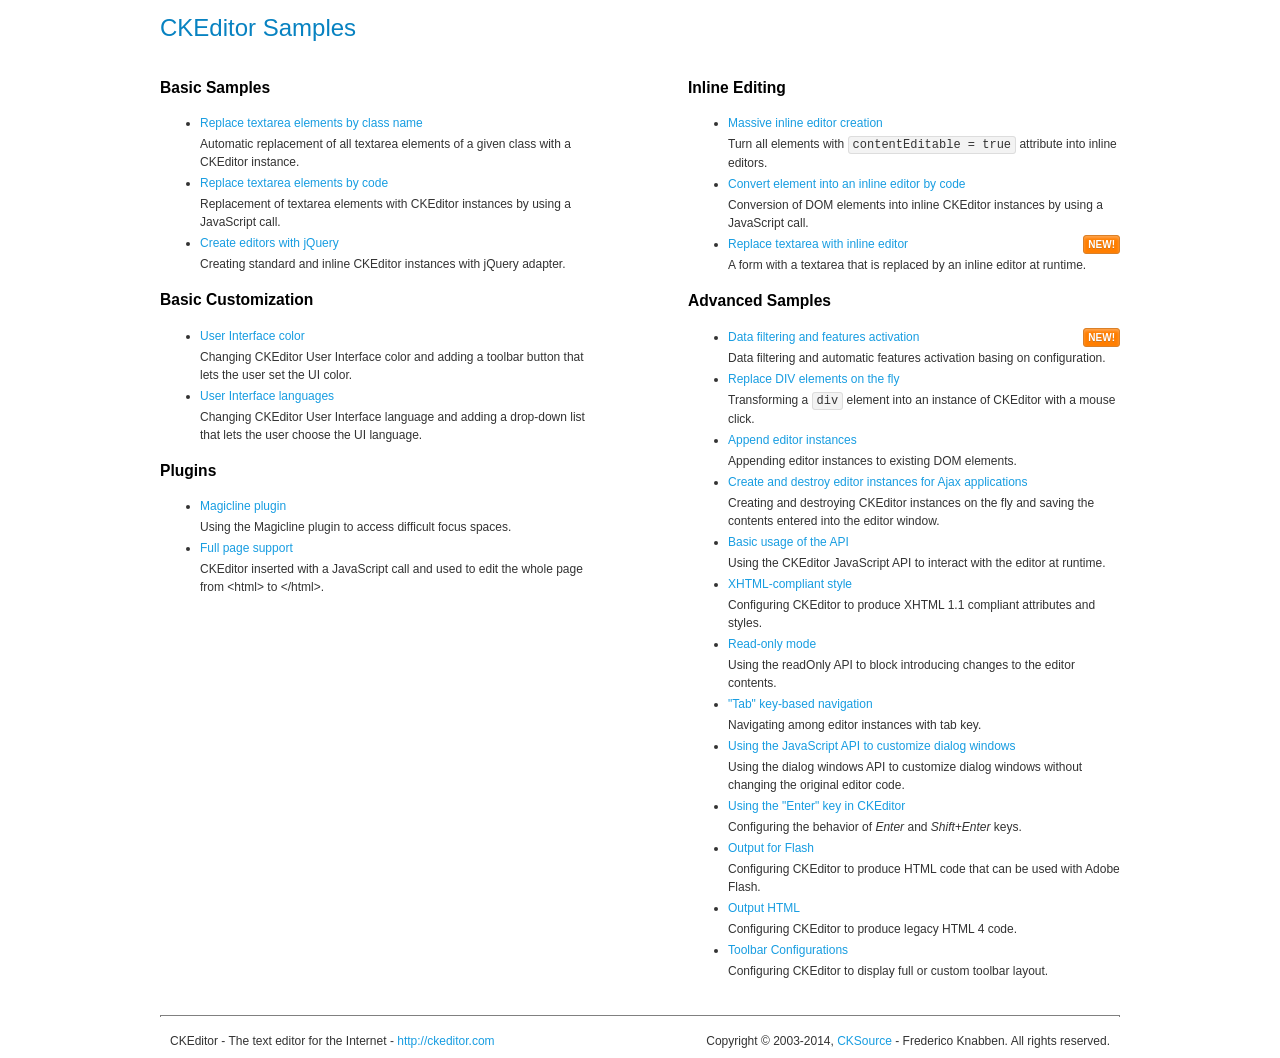
<file: Web后台模板/SpaceLab/assets/plugins/ckeditor/samples/index.html>
<!DOCTYPE html>
<!--
Copyright (c) 2003-2014, CKSource - Frederico Knabben. All rights reserved.
For licensing, see LICENSE.md or http://ckeditor.com/license
-->
<html>
<head>
	<meta charset="utf-8">
	<title>CKEditor Samples</title>
	<link rel="stylesheet" href="sample.css">
</head>
<body>
	<h1 class="samples">
		CKEditor Samples
	</h1>
	<div class="twoColumns">
		<div class="twoColumnsLeft">
			<h2 class="samples">
				Basic Samples
			</h2>
			<dl class="samples">
				<dt><a class="samples" href="replacebyclass.html">Replace textarea elements by class name</a></dt>
				<dd>Automatic replacement of all textarea elements of a given class with a CKEditor instance.</dd>

				<dt><a class="samples" href="replacebycode.html">Replace textarea elements by code</a></dt>
				<dd>Replacement of textarea elements with CKEditor instances by using a JavaScript call.</dd>

				<dt><a class="samples" href="jquery.html">Create editors with jQuery</a></dt>
				<dd>Creating standard and inline CKEditor instances with jQuery adapter.</dd>
			</dl>

			<h2 class="samples">
				Basic Customization
			</h2>
			<dl class="samples">
				<dt><a class="samples" href="uicolor.html">User Interface color</a></dt>
				<dd>Changing CKEditor User Interface color and adding a toolbar button that lets the user set the UI color.</dd>

				<dt><a class="samples" href="uilanguages.html">User Interface languages</a></dt>
				<dd>Changing CKEditor User Interface language and adding a drop-down list that lets the user choose the UI language.</dd>
			</dl>


			<h2 class="samples">Plugins</h2>
<dl class="samples">
<dt><a class="samples" href="plugins/magicline/magicline.html">Magicline plugin</a></dt>
<dd>Using the Magicline plugin to access difficult focus spaces.</dd>

<dt><a class="samples" href="plugins/wysiwygarea/fullpage.html">Full page support</a></dt>
<dd>CKEditor inserted with a JavaScript call and used to edit the whole page from &lt;html&gt; to &lt;/html&gt;.</dd>
</dl>
		</div>
		<div class="twoColumnsRight">
			<h2 class="samples">
				Inline Editing
			</h2>
			<dl class="samples">
				<dt><a class="samples" href="inlineall.html">Massive inline editor creation</a></dt>
				<dd>Turn all elements with <code>contentEditable = true</code> attribute into inline editors.</dd>

				<dt><a class="samples" href="inlinebycode.html">Convert element into an inline editor by code</a></dt>
				<dd>Conversion of DOM elements into inline CKEditor instances by using a JavaScript call.</dd>

				<dt><a class="samples" href="inlinetextarea.html">Replace textarea with inline editor</a> <span class="new">New!</span></dt>
				<dd>A form with a textarea that is replaced by an inline editor at runtime.</dd>

				
			</dl>

			<h2 class="samples">
				Advanced Samples
			</h2>
			<dl class="samples">
				<dt><a class="samples" href="datafiltering.html">Data filtering and features activation</a> <span class="new">New!</span></dt>
				<dd>Data filtering and automatic features activation basing on configuration.</dd>

				<dt><a class="samples" href="divreplace.html">Replace DIV elements on the fly</a></dt>
				<dd>Transforming a <code>div</code> element into an instance of CKEditor with a mouse click.</dd>

				<dt><a class="samples" href="appendto.html">Append editor instances</a></dt>
				<dd>Appending editor instances to existing DOM elements.</dd>

				<dt><a class="samples" href="ajax.html">Create and destroy editor instances for Ajax applications</a></dt>
				<dd>Creating and destroying CKEditor instances on the fly and saving the contents entered into the editor window.</dd>

				<dt><a class="samples" href="api.html">Basic usage of the API</a></dt>
				<dd>Using the CKEditor JavaScript API to interact with the editor at runtime.</dd>

				<dt><a class="samples" href="xhtmlstyle.html">XHTML-compliant style</a></dt>
				<dd>Configuring CKEditor to produce XHTML 1.1 compliant attributes and styles.</dd>

				<dt><a class="samples" href="readonly.html">Read-only mode</a></dt>
				<dd>Using the readOnly API to block introducing changes to the editor contents.</dd>

				<dt><a class="samples" href="tabindex.html">"Tab" key-based navigation</a></dt>
				<dd>Navigating among editor instances with tab key.</dd>


				
<dt><a class="samples" href="plugins/dialog/dialog.html">Using the JavaScript API to customize dialog windows</a></dt>
<dd>Using the dialog windows API to customize dialog windows without changing the original editor code.</dd>

<dt><a class="samples" href="plugins/enterkey/enterkey.html">Using the &quot;Enter&quot; key in CKEditor</a></dt>
<dd>Configuring the behavior of <em>Enter</em> and <em>Shift+Enter</em> keys.</dd>

<dt><a class="samples" href="plugins/htmlwriter/outputforflash.html">Output for Flash</a></dt>
<dd>Configuring CKEditor to produce HTML code that can be used with Adobe Flash.</dd>

<dt><a class="samples" href="plugins/htmlwriter/outputhtml.html">Output HTML</a></dt>
<dd>Configuring CKEditor to produce legacy HTML 4 code.</dd>

<dt><a class="samples" href="plugins/toolbar/toolbar.html">Toolbar Configurations</a></dt>
<dd>Configuring CKEditor to display full or custom toolbar layout.</dd>

			</dl>
		</div>
	</div>
	<div id="footer">
		<hr>
		<p>
			CKEditor - The text editor for the Internet - <a class="samples" href="http://ckeditor.com/">http://ckeditor.com</a>
		</p>
		<p id="copy">
			Copyright &copy; 2003-2014, <a class="samples" href="http://cksource.com/">CKSource</a> - Frederico Knabben. All rights reserved.
		</p>
	</div>
</body>
</html>
</file>
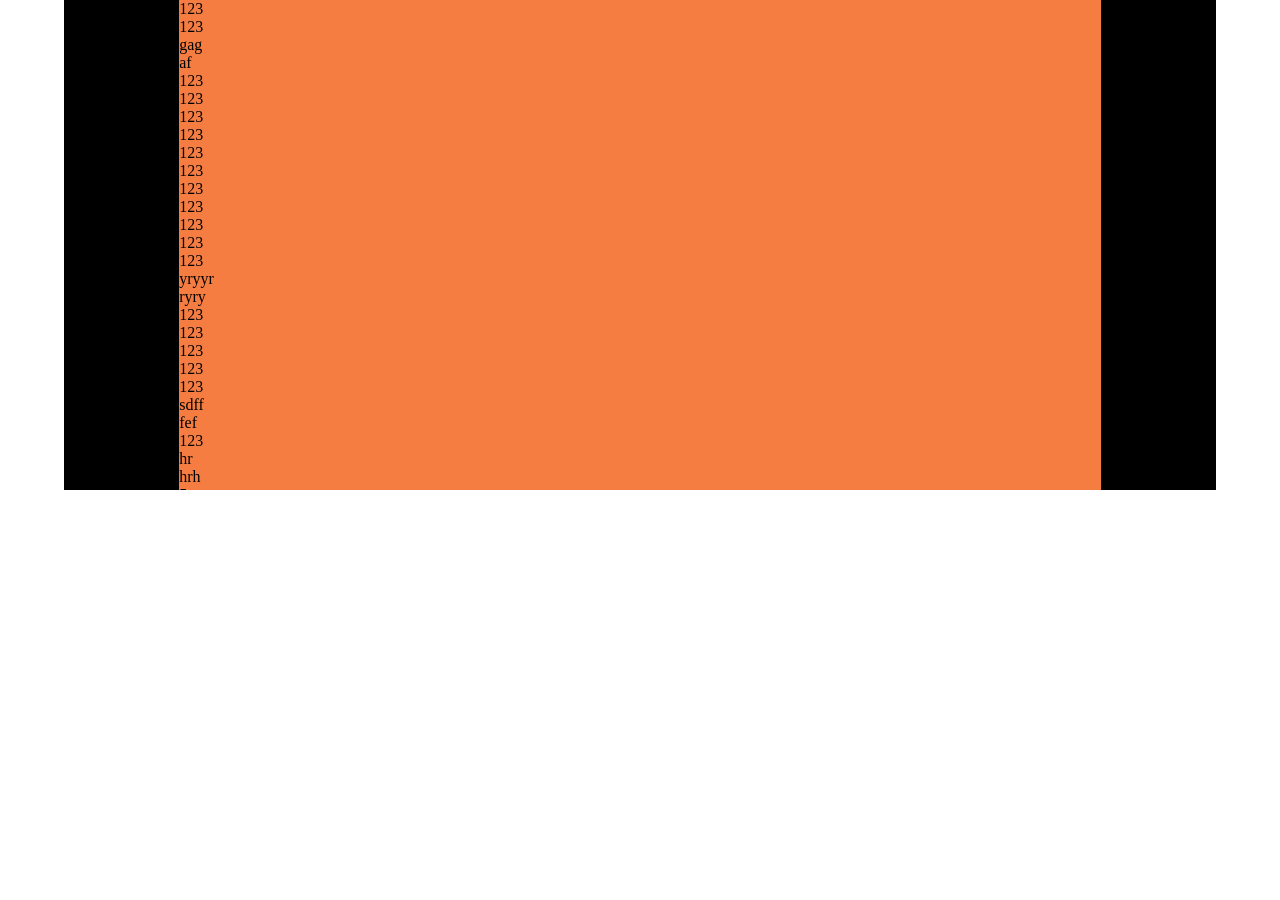
<file: Web前端模板/sbtp_17_bluepage/touch.html>
<!doctype html>
<html lang="en">
<head>
    <meta charset="UTF-8">
    <meta name="viewport" content="width=device-width,initial-scale=1 user-scalable=0"/>
    <title>2014-4-29</title>
    <style>
    * {margin: 0;  padding: 0;}
    #outer{ width:90%; height: 490px; background: #000; margin: auto;  overflow: hidden;}
    #inner{width:80%; height: 2000px; background: #f67d42; margin: auto; position:relative; top:0;  }
    </style>
    <script src='./js/jquery-1.11.1.min.js'></script>
</head>
<body>

<div id="spText"></div>
    <div id="outer">
        <div id="inner">
        123<br>        123<br>    gag<br> af<br> 123<br> 123<br> 123<br> 123<br> 123<br> 123<br> 123<br> 123<br> 123<br> 123<br> 123<br> yryyr<br> ryry<br> 123<br> 123<br> 123<br> 123<br> 123<br> sdff<br> fef<br> 123<br> hr<br> hrh<br> 5y<br> 123<br> er<br> ert<br> 123<br> rgdgdg<br> 123<br> 123<br> 123<br> 123<br> 123<br> 123<br> gfgfgfgfgfgf<br> sdsdsdsdsdsd<br> sf<br> 123<br> 123<br> 123<br> 123<br> 123<br> 123<br> 123<br> 123<br> gdggdgdg<br> 123<br> drgdrgd<br> 123<br> 123<br> 123<br> yuyuyuyuyuy<br> hjkhjkhkhkhjkhkh<br> kjkjk<br>123<br>      123<br>    gag<br> af<br> 123<br> 123<br> 123<br> 123<br> 123<br> 123<br> 123<br> 123<br> 123<br> 123<br> 123<br> yryyr<br> ryry<br> 123<br> 123<br> 123<br> 123<br> 123<br> sdff<br> fef<br> 123<br> hr<br> hrh<br> 5y<br> 123<br> er<br> ert<br> 123<br> rgdgdg<br> 123<br> 123<br> 123<br> 123<br> 123<br> 123<br> gfgfgfgfgfgf<br> sdsdsdsdsdsd<br> sf<br> 123<br> 123<br> 123<br> 123<br> 123<br> 123<br> 123<br> 123<br> gdggdgdg<br> 123<br> drgdrgd<br> 123<br> 123<br> 123<br> yuyuyuyuyuy<br> hjkhjkhkhkhjkhkh<br> kjkjk<br>      
        </div>
    </div>

    <script>
        var startX,//触摸时的坐标
            startY,
             x, //滑动的距离
             y,
             aboveY=0; //设一个全局变量记录上一次内部块滑动的位置 

         var inner=document.getElementById("inner");
         
            function touchSatrt(e){//触摸
                e.preventDefault();
                var touch=e.touches[0];
                startY = touch.pageY;   //刚触摸时的坐标              
            }

            function touchMove(e){//滑动          
                 e.preventDefault();        
                 var  touch = e.touches[0];               
                 y = touch.pageY - startY;//滑动的距离
                //inner.style.webkitTransform = 'translate(' + 0+ 'px, ' + y + 'px)';  //也可以用css3的方式     
                inner.style.top=aboveY+y+"px"; //这一句中的aboveY是inner上次滑动后的位置                   
            }  

            function touchEnd(e){//手指离开屏幕
              e.preventDefault();                   
              aboveY=parseInt(inner.style.top);//touch结束后记录内部滑块滑动的位置 在全局变量中体现 一定要用parseInt()将其转化为整数字;

            }//
             document.getElementById("outer").addEventListener('touchstart', touchSatrt,false);  
             document.getElementById("outer").addEventListener('touchmove', touchMove,false);  
             document.getElementById("outer").addEventListener('touchend', touchEnd,false);  
    </script>
</body>

</html>
</file>
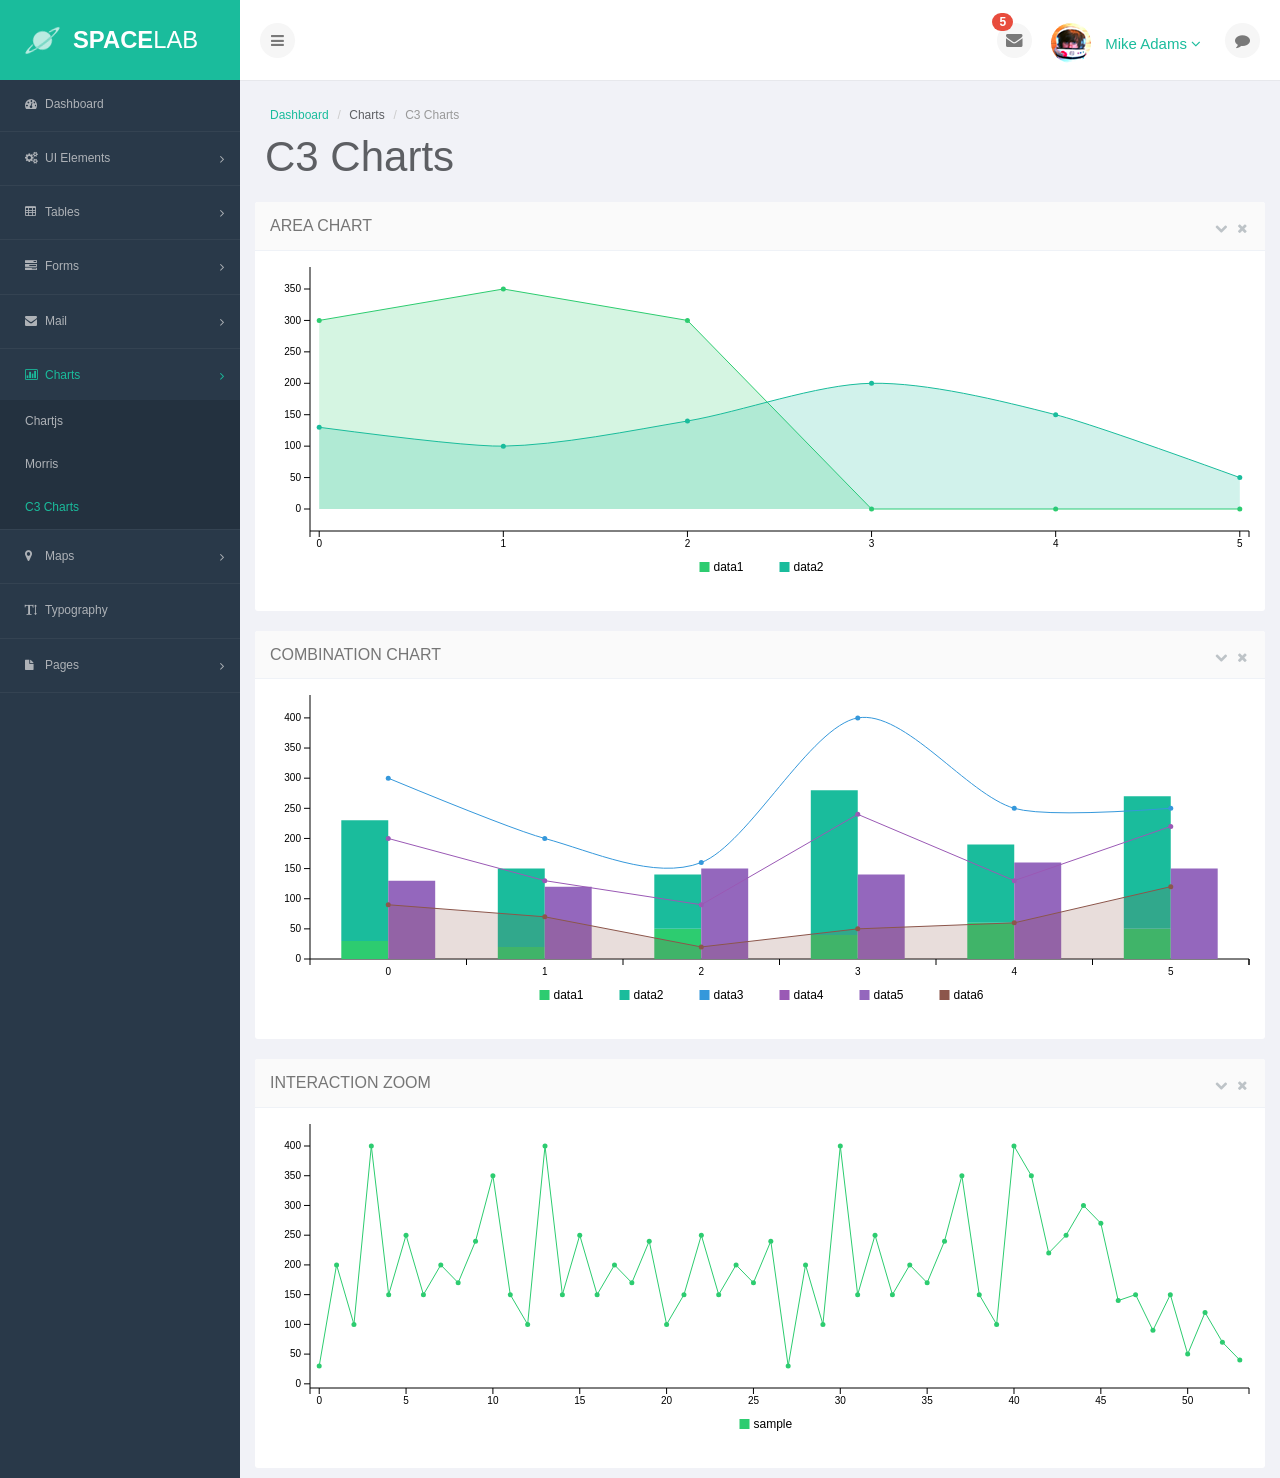
<file: Web后台模板/SpaceLab/charts-c3.html>
<!DOCTYPE html>
<!--[if lt IE 7]>      <html class="no-js lt-ie9 lt-ie8 lt-ie7"> <![endif]-->
<!--[if IE 7]>         <html class="no-js lt-ie9 lt-ie8"> <![endif]-->
<!--[if IE 8]>         <html class="no-js lt-ie9"> <![endif]-->
<!--[if gt IE 8]><!-->
<html class="no-js">
<!--<![endif]-->

<head>
    <meta charset="utf-8">
    <meta http-equiv="X-UA-Compatible" content="IE=edge">
    <title>SpaceLab</title>
    <meta name="description" content="">
    <meta name="viewport" content="width=device-width, initial-scale=1.0, maximum-scale=1.0, user-scalable=no" />
    <!-- Favicon -->
    <link rel="shortcut icon" href="assets/img/favicon.ico" type="image/x-icon">
    <!-- Bootstrap core CSS -->
    <link rel="stylesheet" href="assets/plugins/bootstrap/css/bootstrap.min.css">
    <!-- Fonts from Font Awsome -->
    <link rel="stylesheet" href="assets/css/font-awesome.min.css">
    <!-- CSS Animate -->
    <link rel="stylesheet" href="assets/css/animate.css">
    <!-- Custom styles for this theme -->
    <link rel="stylesheet" href="assets/css/main.css">
    <!-- C3 Chart-->
    <link rel="stylesheet" href="assets/plugins/c3Chart/css/c3.css">
    <!-- Fonts -->
    <!-- <link href='http://fonts.googleapis.com/css?family=Source+Sans+Pro:300,400,600,700,900,300italic,400italic,600italic,700italic,900italic' rel='stylesheet' type='text/css'>
    <link href='http://fonts.googleapis.com/css?family=Open+Sans:400,700' rel='stylesheet' type='text/css'> -->
    <!-- Feature detection -->
    <script src="assets/js/modernizr-2.6.2.min.js"></script>
    <!-- HTML5 shim and Respond.js IE8 support of HTML5 elements and media queries -->
    <!--[if lt IE 9]>
    <script src="assets/js/html5shiv.js"></script>
    <script src="assets/js/respond.min.js"></script>
    <![endif]-->
</head>

<body>
    <section id="container">
        <header id="header">
            <!--logo start-->
            <div class="brand">
                <a href="index.html" class="logo">
                    <span>Space</span>Lab</a>
            </div>
            <!--logo end-->
            <div class="toggle-navigation toggle-left">
                <button type="button" class="btn btn-default" id="toggle-left" data-toggle="tooltip" data-placement="right" title="Toggle Navigation">
                    <i class="fa fa-bars"></i>
                </button>
            </div>
            <div class="user-nav">
                <ul>
                    <li class="dropdown messages">
                        <span class="badge badge-danager animated bounceIn" id="new-messages">5</span>
                        <button type="button" class="btn btn-default dropdown-toggle options" id="toggle-mail" data-toggle="dropdown">
                            <i class="fa fa-envelope"></i>
                        </button>
                        <ul class="dropdown-menu alert animated fadeInDown">
                            <li>
                                <h1>You have
                                    <strong>5</strong>new messages</h1>
                            </li>
                            <li>
                                <a href="#">
                                    <div class="profile-photo">
                                        <img src="assets/img/avatar.gif" alt="" class="img-circle">
                                    </div>
                                    <div class="message-info">
                                        <span class="sender">James Bagian</span>
                                        <span class="time">30 mins</span>
                                        <div class="message-content">Lorem ipsum dolor sit amet, elit rutrum felis sed erat augue fusce...</div>
                                    </div>
                                </a>
                            </li>

                            <li>
                                <a href="#">
                                    <div class="profile-photo">
                                        <img src="assets/img/avatar1.gif" alt="" class="img-circle">
                                    </div>
                                    <div class="message-info">
                                        <span class="sender">Jeffrey Ashby</span>
                                        <span class="time">2 hour</span>
                                        <div class="message-content">hendrerit pellentesque, iure tincidunt, faucibus vitae dolor aliquam...</div>
                                    </div>
                                </a>
                            </li>

                            <li>
                                <a href="#">
                                    <div class="profile-photo">
                                        <img src="assets/img/avatar2.gif" alt="" class="img-circle">
                                    </div>
                                    <div class="message-info">
                                        <span class="sender">John Douey</span>
                                        <span class="time">3 hours</span>
                                        <div class="message-content">Penatibus suspendisse sit pellentesque eu accumsan condimentum nec...</div>
                                    </div>
                                </a>
                            </li>

                            <li>
                                <a href="#">
                                    <div class="profile-photo">
                                        <img src="assets/img/avatar3.gif" alt="" class="img-circle">
                                    </div>
                                    <div class="message-info">
                                        <span class="sender">Ellen Baker</span>
                                        <span class="time">7 hours</span>
                                        <div class="message-content">Sem dapibus in, orci bibendum faucibus tellus, justo arcu...</div>
                                    </div>
                                </a>
                            </li>
                            <li>
                                <a href="#">
                                    <div class="profile-photo">
                                        <img src="assets/img/avatar4.gif" alt="" class="img-circle">
                                    </div>
                                    <div class="message-info">
                                        <span class="sender">Ivan Bella</span>
                                        <span class="time">6 hours</span>
                                        <div class="message-content">Curabitur metus faucibus sapien elit, ante molestie sapien...</div>
                                    </div>
                                </a>
                            </li>
                            <li><a href="#">Check all messages <i class="fa fa-angle-right"></i></a>
                            </li>
                        </ul>

                    </li>
                    <li class="profile-photo">
                        <img src="assets/img/avatar.png" alt="" class="img-circle">
                    </li>
                    <li class="dropdown settings">
                        <a class="dropdown-toggle" data-toggle="dropdown" href="#">
                      Mike Adams <i class="fa fa-angle-down"></i>
                    </a>
                        <ul class="dropdown-menu animated fadeInDown">
                            <li>
                                <a href="#"><i class="fa fa-user"></i> Profile</a>
                            </li>
                            <li>
                                <a href="#"><i class="fa fa-calendar"></i> Calendar</a>
                            </li>
                            <li>
                                <a href="#"><i class="fa fa-envelope"></i> Inbox <span class="badge badge-danager" id="user-inbox">5</span></a>
                            </li>
                            <li>
                                <a href="#"><i class="fa fa-power-off"></i> Logout</a>
                            </li>
                        </ul>
                    </li>
                    <li>
                        <div class="toggle-navigation toggle-right">
                            <button type="button" class="btn btn-default" id="toggle-right">
                                <i class="fa fa-comment"></i>
                            </button>
                        </div>
                    </li>

                </ul>
            </div>
        </header>
        <!--sidebar start-->
        <aside class="sidebar">
            <div id="leftside-navigation" class="nano">
                <ul class="nano-content">
                    <li>
                        <a href="index.html"><i class="fa fa-dashboard"></i><span>Dashboard</span></a>
                    </li>
                    <li class="sub-menu">
                        <a href="javascript:void(0);"><i class="fa fa-cogs"></i><span>UI Elements</span><i class="arrow fa fa-angle-right pull-right"></i></a>
                        <ul>

                            <li><a href="ui-alerts-notifications.html">Alerts &amp; Notifications</a>
                            </li>
                            <li><a href="ui-panels.html">Panels</a>
                            </li>
                            <li><a href="ui-buttons.html">Buttons</a>
                            </li>
                            <li><a href="ui-slider-progress.html">Sliders &amp; Progress</a>
                            </li>
                            <li><a href="ui-modals-popups.html">Modals &amp; Popups</a>
                            </li>
                            <li><a href="ui-icons.html">Icons</a>
                            </li>
                            <li><a href="ui-grid.html">Grid</a>
                            </li>
                            <li><a href="ui-tabs-accordions.html">Tabs &amp; Accordions</a>
                            </li>
                            <li><a href="ui-nestable-list.html">Nestable Lists</a>
                            </li>
                        </ul>
                    </li>
                    <li class="sub-menu">
                        <a href="javascript:void(0);"><i class="fa fa-table"></i><span>Tables</span><i class="arrow fa fa-angle-right pull-right"></i></a>
                        <ul>
                            <li><a href="tables-basic.html">Basic Tables</a>
                            </li>
                            <li><a href="tables-data.html">Data Tables</a>
                            </li>
                        </ul>
                    </li>
                    <li class="sub-menu">
                        <a href="javascript:void(0);"><i class="fa fa fa-tasks"></i><span>Forms</span><i class="arrow fa fa-angle-right pull-right"></i></a>
                        <ul>
                            <li><a href="forms-components.html">Components</a>
                            </li>
                            <li><a href="forms-validation.html">Validation</a>
                            </li>
                            <li><a href="forms-mask.html">Mask</a>
                            </li>
                            <li><a href="forms-wizard.html">Wizard</a>
                            </li>
                            <li><a href="forms-multiple-file.html">Multiple File Upload</a>
                            </li>
                            <li><a href="forms-wysiwyg.html">WYSIWYG Editor</a>
                            </li>
                        </ul>
                    </li>
                    <li class="sub-menu">
                        <a href="javascript:void(0);"><i class="fa fa-envelope"></i><span>Mail</span><i class="arrow fa fa-angle-right pull-right"></i></a>
                        <ul>
                            <li><a href="mail-inbox.html">Inbox</a>
                            </li>

                            <li><a href="mail-compose.html">Compose Mail</a>
                            </li>
                        </ul>
                    </li>
                    <li class="sub-menu active">
                        <a href="javascript:void(0);"><i class="fa fa-bar-chart-o"></i><span>Charts</span><i class="arrow fa fa-angle-right pull-right"></i></a>
                        <ul>
                            <li><a href="charts-chartjs.html">Chartjs</a>
                            </li>
                            <li><a href="charts-morris.html">Morris</a>
                            </li>
                            <li class="active"><a href="charts-c3.html">C3 Charts</a>
                            </li>
                        </ul>
                    </li>
                    <li class="sub-menu">
                        <a href="javascript:void(0);"><i class="fa fa-map-marker"></i><span>Maps</span><i class="arrow fa fa-angle-right pull-right"></i></a>
                        <ul>
                            <li><a href="map-google.html">Google Map</a>
                            </li>
                            <li><a href="map-vector.html">Vector Map</a>
                            </li>
                        </ul>
                    </li>
                    <li class="sub-menu">
                        <a href="typography.html"><i class="fa fa-text-height"></i><span>Typography</span></a>
                    </li>
                    <li class="sub-menu">
                        <a href="javascript:void(0);"><i class="fa fa-file"></i><span>Pages</span><i class="arrow fa fa-angle-right pull-right"></i></a>
                        <ul>
                            <li><a href="pages-blank.html">Blank Page</a>
                            </li>
                            <li><a href="pages-login.html">Login</a>
                            </li>
                            <li><a href="pages-sign-up.html">Sign Up</a>
                            </li>
                            <li><a href="pages-calendar.html">Calendar</a>
                            </li>
                            <li><a href="pages-timeline.html">Timeline</a>
                            </li>
                            <li><a href="pages-404.html">404</a>
                            </li>
                            <li><a href="pages-500.html">500</a>
                            </li>
                        </ul>
                    </li>
                </ul>
            </div>

        </aside>
        <!--sidebar end-->
        <!--main content start-->
        <section class="main-content-wrapper">
            <section id="main-content">
                <div class="row">
                    <div class="col-md-12">
                        <!--breadcrumbs start -->
                        <ul class="breadcrumb">
                            <li><a href="#">Dashboard</a>
                            </li>
                            <li>Charts</li>
                            <li class="active">C3 Charts</li>
                        </ul>
                        <!--breadcrumbs end -->
                        <h1 class="h1">C3 Charts</h1>
                    </div>
                </div>

                <div class="row">
                    <div class="col-md-12">
                        <div class="panel panel-default">
                            <div class="panel-heading">
                                <h3 class="panel-title">Area Chart</h3>
                                <div class="actions pull-right">
                                    <i class="fa fa-chevron-down"></i>
                                    <i class="fa fa-times"></i>
                                </div>
                            </div>
                            <div class="panel-body text-center">
                                <div class="chart">
                                    <div id="area-chart"></div>
                                </div>
                            </div>
                        </div>
                    </div>
                </div>
                <div class="row">
                    <div class="col-md-12">
                        <div class="panel panel-default">
                            <div class="panel-heading">
                                <h3 class="panel-title">Combination Chart</h3>
                                <div class="actions pull-right">
                                    <i class="fa fa-chevron-down"></i>
                                    <i class="fa fa-times"></i>
                                </div>
                            </div>
                            <div class="panel-body text-center">
                                <div class="chart">
                                    <div id="combination-chart"></div>
                                </div>
                            </div>
                        </div>
                    </div>
                </div>
                <div class="row">
                    <div class="col-md-12">
                        <div class="panel panel-default">
                            <div class="panel-heading">
                                <h3 class="panel-title">Interaction Zoom</h3>
                                <div class="actions pull-right">
                                    <i class="fa fa-chevron-down"></i>
                                    <i class="fa fa-times"></i>
                                </div>
                            </div>
                            <div class="panel-body text-center">
                                <div class="chart">
                                    <div id="zoom"></div>
                                </div>
                            </div>
                        </div>
                    </div>
                </div>


            </section>
        </section>
        <!--main content end-->
        <!--sidebar right start-->
        <aside class="sidebarRight">
            <div id="rightside-navigation">
                <div class="sidebar-heading"><i class="fa fa-user"></i> Contacts</div>
                <div class="sidebar-title">online</div>
                <div class="list-contacts">
                    <a href="javascript:void(0)" class="list-item">
                        <div class="list-item-image">
                            <img src="assets/img/avatar.gif" class="img-circle">
                        </div>
                        <div class="list-item-content">
                            <h4>James Bagian</h4>
                            <p>Los Angeles, CA</p>
                        </div>
                        <div class="item-status item-status-online"></div>
                    </a>
                    <a href="javascript:void(0)" class="list-item">
                        <div class="list-item-image">
                            <img src="assets/img/avatar1.gif" class="img-circle">
                        </div>
                        <div class="list-item-content">
                            <h4>Jeffrey Ashby</h4>
                            <p>New York, NY</p>
                        </div>
                        <div class="item-status item-status-online"></div>
                    </a>
                    <a href="javascript:void(0)" class="list-item">
                        <div class="list-item-image">
                            <img src="assets/img/avatar2.gif" class="img-circle">
                        </div>
                        <div class="list-item-content">
                            <h4>John Douey</h4>
                            <p>Dallas, TX</p>
                        </div>
                        <div class="item-status item-status-online"></div>
                    </a>
                    <a href="javascript:void(0)" class="list-item">
                        <div class="list-item-image">
                            <img src="assets/img/avatar3.gif" class="img-circle">
                        </div>
                        <div class="list-item-content">
                            <h4>Ellen Baker</h4>
                            <p>London</p>
                        </div>
                        <div class="item-status item-status-away"></div>
                    </a>
                </div>

                <div class="sidebar-title">offline</div>
                <div class="list-contacts">
                    <a href="javascript:void(0)" class="list-item">
                        <div class="list-item-image">
                            <img src="assets/img/avatar4.gif" class="img-circle">
                        </div>
                        <div class="list-item-content">
                            <h4>Ivan Bella</h4>
                            <p>Tokyo, Japan</p>
                        </div>
                        <div class="item-status"></div>
                    </a>
                    <a href="javascript:void(0)" class="list-item">
                        <div class="list-item-image">
                            <img src="assets/img/avatar5.gif" class="img-circle">
                        </div>
                        <div class="list-item-content">
                            <h4>Gerald Carr</h4>
                            <p>Seattle, WA</p>
                        </div>
                        <div class="item-status"></div>
                    </a>
                    <a href="javascript:void(0)" class="list-item">
                        <div class="list-item-image">
                            <img src="assets/img/avatar6.gif" class="img-circle">
                        </div>
                        <div class="list-item-content">
                            <h4>Viktor Gorbatko</h4>
                            <p>Palo Alto, CA</p>
                        </div>
                        <div class="item-status"></div>
                    </a>
                </div>
            </div>
        </aside>
        <!--sidebar right end-->
    </section>
    <!--Global JS-->
    <script src="assets/js/jquery-1.10.2.min.js"></script>
    <script src="assets/plugins/bootstrap/js/bootstrap.min.js"></script>
    <script src="assets/plugins/waypoints/waypoints.min.js"></script>
    <script src="assets/js/application.js"></script>
    <!--Page Leve JS -->
    <script src="assets/plugins/c3Chart/js/d3.v3.min.js"></script>
    <script src="assets/plugins/c3Chart/js/c3.js"></script>
    <script src="assets/plugins/c3Chart/js/c3-demo.js"></script>

</body>

</html>
</file>
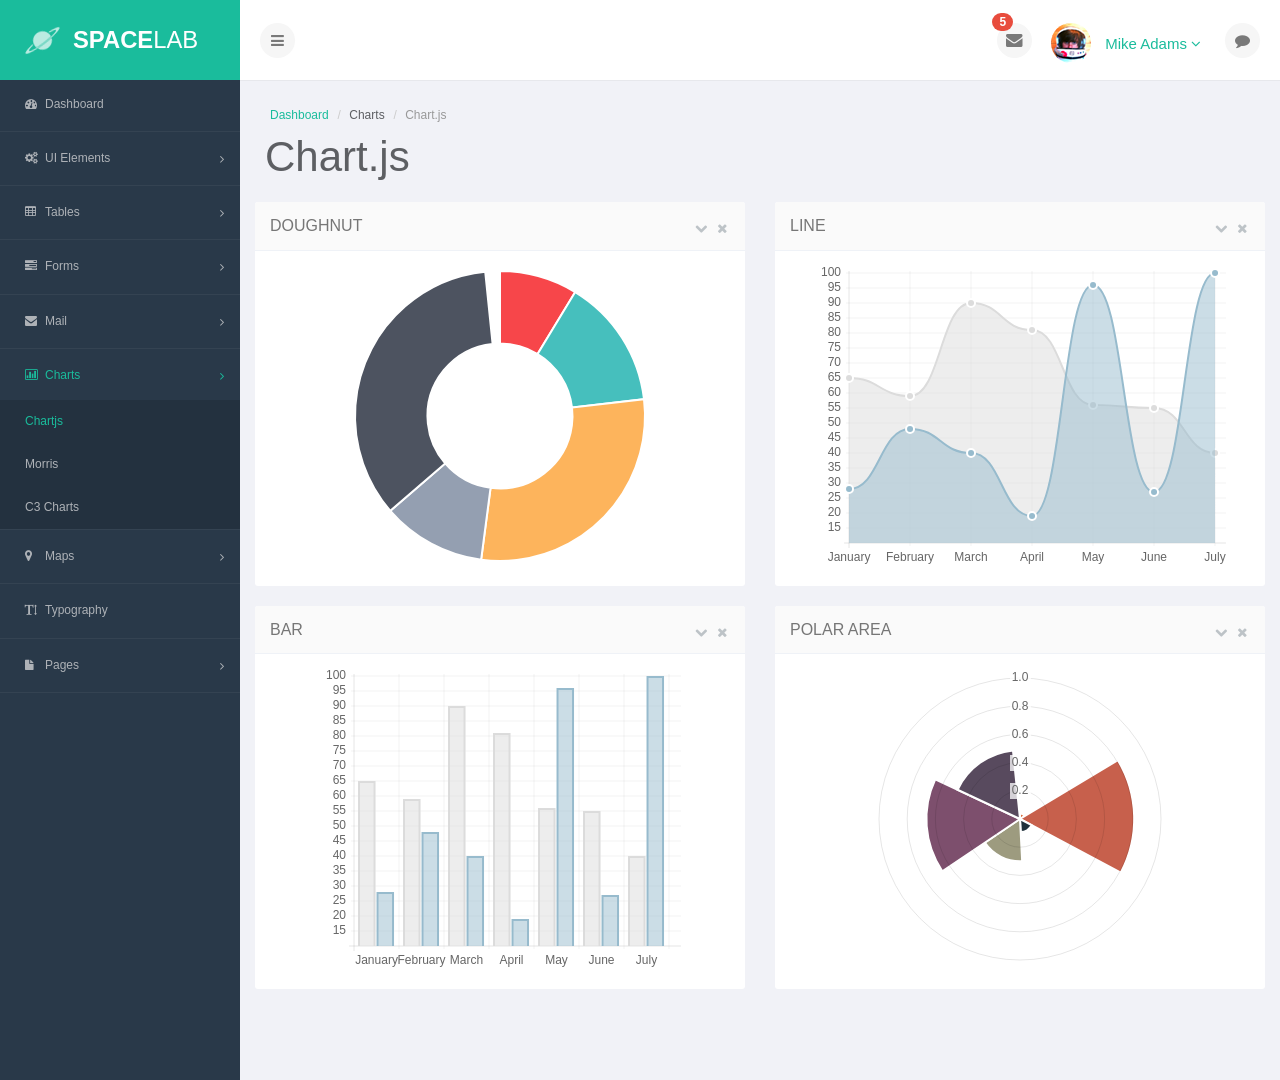
<file: Web后台模板/SpaceLab/charts-chartjs.html>
<!DOCTYPE html>
<!--[if lt IE 7]>      <html class="no-js lt-ie9 lt-ie8 lt-ie7"> <![endif]-->
<!--[if IE 7]>         <html class="no-js lt-ie9 lt-ie8"> <![endif]-->
<!--[if IE 8]>         <html class="no-js lt-ie9"> <![endif]-->
<!--[if gt IE 8]><!-->
<html class="no-js">
<!--<![endif]-->

<head>
    <meta charset="utf-8">
    <meta http-equiv="X-UA-Compatible" content="IE=edge">
    <title>SpaceLab</title>
    <meta name="description" content="">
    <meta name="viewport" content="width=device-width, initial-scale=1.0, maximum-scale=1.0, user-scalable=no" />
    <!-- Favicon -->
    <link rel="shortcut icon" href="assets/img/favicon.ico" type="image/x-icon">
    <!-- Bootstrap core CSS -->
    <link rel="stylesheet" href="assets/plugins/bootstrap/css/bootstrap.min.css">
    <!-- Fonts from Font Awsome -->
    <link rel="stylesheet" href="assets/css/font-awesome.min.css">
    <!-- CSS Animate -->
    <link rel="stylesheet" href="assets/css/animate.css">
    <!-- Custom styles for this theme -->
    <link rel="stylesheet" href="assets/css/main.css">
    <!-- Fonts -->
    <!-- <link href='http://fonts.googleapis.com/css?family=Source+Sans+Pro:300,400,600,700,900,300italic,400italic,600italic,700italic,900italic' rel='stylesheet' type='text/css'>
   <link href='http://fonts.googleapis.com/css?family=Open+Sans:400,700' rel='stylesheet' type='text/css'> -->
    <!-- Feature detection -->
    <script src="assets/js/modernizr-2.6.2.min.js"></script>
    <!-- HTML5 shim and Respond.js IE8 support of HTML5 elements and media queries -->
    <!--[if lt IE 9]>
    <script src="assets/js/html5shiv.js"></script>
    <script src="assets/js/respond.min.js"></script>
    <![endif]-->
</head>

<body>
    <section id="container">
        <header id="header">
            <!--logo start-->
            <div class="brand">
                <a href="index.html" class="logo">
                    <span>Space</span>Lab</a>
            </div>
            <!--logo end-->
            <div class="toggle-navigation toggle-left">
                <button type="button" class="btn btn-default" id="toggle-left" data-toggle="tooltip" data-placement="right" title="Toggle Navigation">
                    <i class="fa fa-bars"></i>
                </button>
            </div>
            <div class="user-nav">
                <ul>
                    <li class="dropdown messages">
                        <span class="badge badge-danager animated bounceIn" id="new-messages">5</span>
                        <button type="button" class="btn btn-default dropdown-toggle options" id="toggle-mail" data-toggle="dropdown">
                            <i class="fa fa-envelope"></i>
                        </button>
                        <ul class="dropdown-menu alert animated fadeInDown">
                            <li>
                                <h1>You have
                                    <strong>5</strong>new messages</h1>
                            </li>
                            <li>
                                <a href="#">
                                    <div class="profile-photo">
                                        <img src="assets/img/avatar.gif" alt="" class="img-circle">
                                    </div>
                                    <div class="message-info">
                                        <span class="sender">James Bagian</span>
                                        <span class="time">30 mins</span>
                                        <div class="message-content">Lorem ipsum dolor sit amet, elit rutrum felis sed erat augue fusce...</div>
                                    </div>
                                </a>
                            </li>

                            <li>
                                <a href="#">
                                    <div class="profile-photo">
                                        <img src="assets/img/avatar1.gif" alt="" class="img-circle">
                                    </div>
                                    <div class="message-info">
                                        <span class="sender">Jeffrey Ashby</span>
                                        <span class="time">2 hour</span>
                                        <div class="message-content">hendrerit pellentesque, iure tincidunt, faucibus vitae dolor aliquam...</div>
                                    </div>
                                </a>
                            </li>

                            <li>
                                <a href="#">
                                    <div class="profile-photo">
                                        <img src="assets/img/avatar2.gif" alt="" class="img-circle">
                                    </div>
                                    <div class="message-info">
                                        <span class="sender">John Douey</span>
                                        <span class="time">3 hours</span>
                                        <div class="message-content">Penatibus suspendisse sit pellentesque eu accumsan condimentum nec...</div>
                                    </div>
                                </a>
                            </li>

                            <li>
                                <a href="#">
                                    <div class="profile-photo">
                                        <img src="assets/img/avatar3.gif" alt="" class="img-circle">
                                    </div>
                                    <div class="message-info">
                                        <span class="sender">Ellen Baker</span>
                                        <span class="time">7 hours</span>
                                        <div class="message-content">Sem dapibus in, orci bibendum faucibus tellus, justo arcu...</div>
                                    </div>
                                </a>
                            </li>
                            <li>
                                <a href="#">
                                    <div class="profile-photo">
                                        <img src="assets/img/avatar4.gif" alt="" class="img-circle">
                                    </div>
                                    <div class="message-info">
                                        <span class="sender">Ivan Bella</span>
                                        <span class="time">6 hours</span>
                                        <div class="message-content">Curabitur metus faucibus sapien elit, ante molestie sapien...</div>
                                    </div>
                                </a>
                            </li>
                            <li><a href="#">Check all messages <i class="fa fa-angle-right"></i></a>
                            </li>
                        </ul>

                    </li>
                    <li class="profile-photo">
                        <img src="assets/img/avatar.png" alt="" class="img-circle">
                    </li>
                    <li class="dropdown settings">
                        <a class="dropdown-toggle" data-toggle="dropdown" href="#">
                      Mike Adams <i class="fa fa-angle-down"></i>
                    </a>
                        <ul class="dropdown-menu animated fadeInDown">
                            <li>
                                <a href="#"><i class="fa fa-user"></i> Profile</a>
                            </li>
                            <li>
                                <a href="#"><i class="fa fa-calendar"></i> Calendar</a>
                            </li>
                            <li>
                                <a href="#"><i class="fa fa-envelope"></i> Inbox <span class="badge badge-danager" id="user-inbox">5</span></a>
                            </li>
                            <li>
                                <a href="#"><i class="fa fa-power-off"></i> Logout</a>
                            </li>
                        </ul>
                    </li>
                    <li>
                        <div class="toggle-navigation toggle-right">
                            <button type="button" class="btn btn-default" id="toggle-right">
                                <i class="fa fa-comment"></i>
                            </button>
                        </div>
                    </li>

                </ul>
            </div>
        </header>
        <!--sidebar start-->
        <aside class="sidebar">
            <div id="leftside-navigation" class="nano">
                <ul class="nano-content">
                    <li>
                        <a href="index.html"><i class="fa fa-dashboard"></i><span>Dashboard</span></a>
                    </li>
                    <li class="sub-menu">
                        <a href="javascript:void(0);"><i class="fa fa-cogs"></i><span>UI Elements</span><i class="arrow fa fa-angle-right pull-right"></i></a>
                        <ul>

                            <li><a href="ui-alerts-notifications.html">Alerts &amp; Notifications</a>
                            </li>
                            <li><a href="ui-panels.html">Panels</a>
                            </li>
                            <li><a href="ui-buttons.html">Buttons</a>
                            </li>
                            <li><a href="ui-slider-progress.html">Sliders &amp; Progress</a>
                            </li>
                            <li><a href="ui-modals-popups.html">Modals &amp; Popups</a>
                            </li>
                            <li><a href="ui-icons.html">Icons</a>
                            </li>
                            <li><a href="ui-grid.html">Grid</a>
                            </li>
                            <li><a href="ui-tabs-accordions.html">Tabs &amp; Accordions</a>
                            </li>
                            <li><a href="ui-nestable-list.html">Nestable Lists</a>
                            </li>
                        </ul>
                    </li>
                    <li class="sub-menu">
                        <a href="javascript:void(0);"><i class="fa fa-table"></i><span>Tables</span><i class="arrow fa fa-angle-right pull-right"></i></a>
                        <ul>
                            <li><a href="tables-basic.html">Basic Tables</a>
                            </li>

                            <li><a href="tables-data.html">Data Tables</a>
                            </li>
                        </ul>
                    </li>
                    <li class="sub-menu">
                        <a href="javascript:void(0);"><i class="fa fa fa-tasks"></i><span>Forms</span><i class="arrow fa fa-angle-right pull-right"></i></a>
                        <ul>
                            <li><a href="forms-components.html">Components</a>
                            </li>
                            <li><a href="forms-validation.html">Validation</a>
                            </li>
                            <li><a href="forms-mask.html">Mask</a>
                            </li>
                            <li><a href="forms-wizard.html">Wizard</a>
                            </li>
                            <li><a href="forms-multiple-file.html">Multiple File Upload</a>
                            </li>
                            <li><a href="forms-wysiwyg.html">WYSIWYG Editor</a>
                            </li>
                        </ul>
                    </li>
                    <li class="sub-menu">
                        <a href="javascript:void(0);"><i class="fa fa-envelope"></i><span>Mail</span><i class="arrow fa fa-angle-right pull-right"></i></a>
                        <ul>
                            <li><a href="mail-inbox.html">Inbox</a>
                            </li>
                            <li><a href="mail-compose.html">Compose Mail</a>
                            </li>
                        </ul>
                    </li>
                    <li class="sub-menu active">
                        <a href="javascript:void(0);"><i class="fa fa-bar-chart-o"></i><span>Charts</span><i class="arrow fa fa-angle-right pull-right"></i></a>
                        <ul>
                            <li class="active"><a href="charts-chartjs.html">Chartjs</a>
                            </li>
                            <li><a href="charts-morris.html">Morris</a>
                            </li>
                            <li><a href="charts-c3.html">C3 Charts</a>
                            </li>
                        </ul>
                    </li>
                    <li class="sub-menu">
                        <a href="javascript:void(0);"><i class="fa fa-map-marker"></i><span>Maps</span><i class="arrow fa fa-angle-right pull-right"></i></a>
                        <ul>
                            <li><a href="map-google.html">Google Map</a>
                            </li>
                            <li><a href="map-vector.html">Vector Map</a>
                            </li>
                        </ul>
                    </li>
                    <li class="sub-menu">
                        <a href="typography.html"><i class="fa fa-text-height"></i><span>Typography</span></a>
                    </li>
                    <li class="sub-menu">
                        <a href="javascript:void(0);"><i class="fa fa-file"></i><span>Pages</span><i class="arrow fa fa-angle-right pull-right"></i></a>
                        <ul>
                            <li><a href="pages-blank.html">Blank Page</a>
                            </li>
                            <li><a href="pages-login.html">Login</a>
                            </li>
                            <li><a href="pages-sign-up.html">Sign Up</a>
                            </li>
                            <li><a href="pages-calendar.html">Calendar</a>
                            </li>
                            <li><a href="pages-timeline.html">Timeline</a>
                            </li>
                            <li><a href="pages-404.html">404</a>
                            </li>
                            <li><a href="pages-500.html">500</a>
                            </li>
                        </ul>
                    </li>
                </ul>
            </div>

        </aside>
        <!--sidebar end-->
        <!--main content start-->
        <section class="main-content-wrapper">
            <section id="main-content">
                <div class="row">
                    <div class="col-md-12">
                        <!--breadcrumbs start -->
                        <ul class="breadcrumb">
                            <li><a href="#">Dashboard</a>
                            </li>
                            <li>Charts</li>
                            <li class="active">Chart.js</li>
                        </ul>
                        <!--breadcrumbs end -->
                        <h1 class="h1">Chart.js</h1>
                    </div>
                </div>


                <div class="row">
                    <div class="col-md-6">
                        <div class="panel panel-default">
                            <div class="panel-heading">
                                <h3 class="panel-title">Doughnut</h3>
                                <div class="actions pull-right">
                                    <i class="fa fa-chevron-down"></i>
                                    <i class="fa fa-times"></i>
                                </div>
                            </div>
                            <div class="panel-body text-center">
                                <canvas id="doughnut" height="300" width="400"></canvas>
                            </div>
                        </div>
                    </div>
                    <div class="col-md-6">
                        <div class="panel panel-default">
                            <div class="panel-heading">
                                <h3 class="panel-title">Line</h3>
                                <div class="actions pull-right">
                                    <i class="fa fa-chevron-down"></i>
                                    <i class="fa fa-times"></i>
                                </div>
                            </div>
                            <div class="panel-body text-center">
                                <canvas id="line" height="300" width="450"></canvas>
                            </div>
                        </div>
                    </div>
                </div>
                <div class="row">
                    <div class="col-md-6">
                        <div class="panel panel-default">
                            <div class="panel-heading">
                                <h3 class="panel-title">Bar</h3>
                                <div class="actions pull-right">
                                    <i class="fa fa-chevron-down"></i>
                                    <i class="fa fa-times"></i>
                                </div>
                            </div>
                            <div class="panel-body text-center">
                                <canvas id="bar" height="300" width="400"></canvas>
                            </div>
                        </div>
                    </div>
                    <div class="col-md-6">
                        <div class="panel panel-default">
                            <div class="panel-heading">
                                <h3 class="panel-title">Polar Area</h3>
                                <div class="actions pull-right">
                                    <i class="fa fa-chevron-down"></i>
                                    <i class="fa fa-times"></i>
                                </div>
                            </div>
                            <div class="panel-body text-center">
                                <canvas id="polarArea" height="300" width="450"></canvas>
                            </div>
                        </div>
                    </div>
                </div>


            </section>
        </section>
        <!--main content end-->
        <!--sidebar right start-->
        <aside class="sidebarRight">
            <div id="rightside-navigation">
                <div class="sidebar-heading"><i class="fa fa-user"></i> Contacts</div>
                <div class="sidebar-title">online</div>
                <div class="list-contacts">
                    <a href="javascript:void(0)" class="list-item">
                        <div class="list-item-image">
                            <img src="assets/img/avatar.gif" class="img-circle">
                        </div>
                        <div class="list-item-content">
                            <h4>James Bagian</h4>
                            <p>Los Angeles, CA</p>
                        </div>
                        <div class="item-status item-status-online"></div>
                    </a>
                    <a href="javascript:void(0)" class="list-item">
                        <div class="list-item-image">
                            <img src="assets/img/avatar1.gif" class="img-circle">
                        </div>
                        <div class="list-item-content">
                            <h4>Jeffrey Ashby</h4>
                            <p>New York, NY</p>
                        </div>
                        <div class="item-status item-status-online"></div>
                    </a>
                    <a href="javascript:void(0)" class="list-item">
                        <div class="list-item-image">
                            <img src="assets/img/avatar2.gif" class="img-circle">
                        </div>
                        <div class="list-item-content">
                            <h4>John Douey</h4>
                            <p>Dallas, TX</p>
                        </div>
                        <div class="item-status item-status-online"></div>
                    </a>
                    <a href="javascript:void(0)" class="list-item">
                        <div class="list-item-image">
                            <img src="assets/img/avatar3.gif" class="img-circle">
                        </div>
                        <div class="list-item-content">
                            <h4>Ellen Baker</h4>
                            <p>London</p>
                        </div>
                        <div class="item-status item-status-away"></div>
                    </a>
                </div>

                <div class="sidebar-title">offline</div>
                <div class="list-contacts">
                    <a href="javascript:void(0)" class="list-item">
                        <div class="list-item-image">
                            <img src="assets/img/avatar4.gif" class="img-circle">
                        </div>
                        <div class="list-item-content">
                            <h4>Ivan Bella</h4>
                            <p>Tokyo, Japan</p>
                        </div>
                        <div class="item-status"></div>
                    </a>
                    <a href="javascript:void(0)" class="list-item">
                        <div class="list-item-image">
                            <img src="assets/img/avatar5.gif" class="img-circle">
                        </div>
                        <div class="list-item-content">
                            <h4>Gerald Carr</h4>
                            <p>Seattle, WA</p>
                        </div>
                        <div class="item-status"></div>
                    </a>
                    <a href="javascript:void(0)" class="list-item">
                        <div class="list-item-image">
                            <img src="assets/img/avatar6.gif" class="img-circle">
                        </div>
                        <div class="list-item-content">
                            <h4>Viktor Gorbatko</h4>
                            <p>Palo Alto, CA</p>
                        </div>
                        <div class="item-status"></div>
                    </a>
                </div>
            </div>
        </aside>
        <!--sidebar right end-->
    </section>
    <!--Global JS-->
    <script src="assets/js/jquery-1.10.2.min.js"></script>
    <script src="assets/plugins/bootstrap/js/bootstrap.min.js"></script>
    <script src="assets/plugins/waypoints/waypoints.min.js"></script>
    <script src="assets/js/application.js"></script>
    <!--Page Leve JS -->
    <script src="assets/plugins/chartjs/Chart.min.js"></script>
    <script src="assets/plugins/chartjs/chartjs-demo.js"></script>

</body>

</html>
</file>
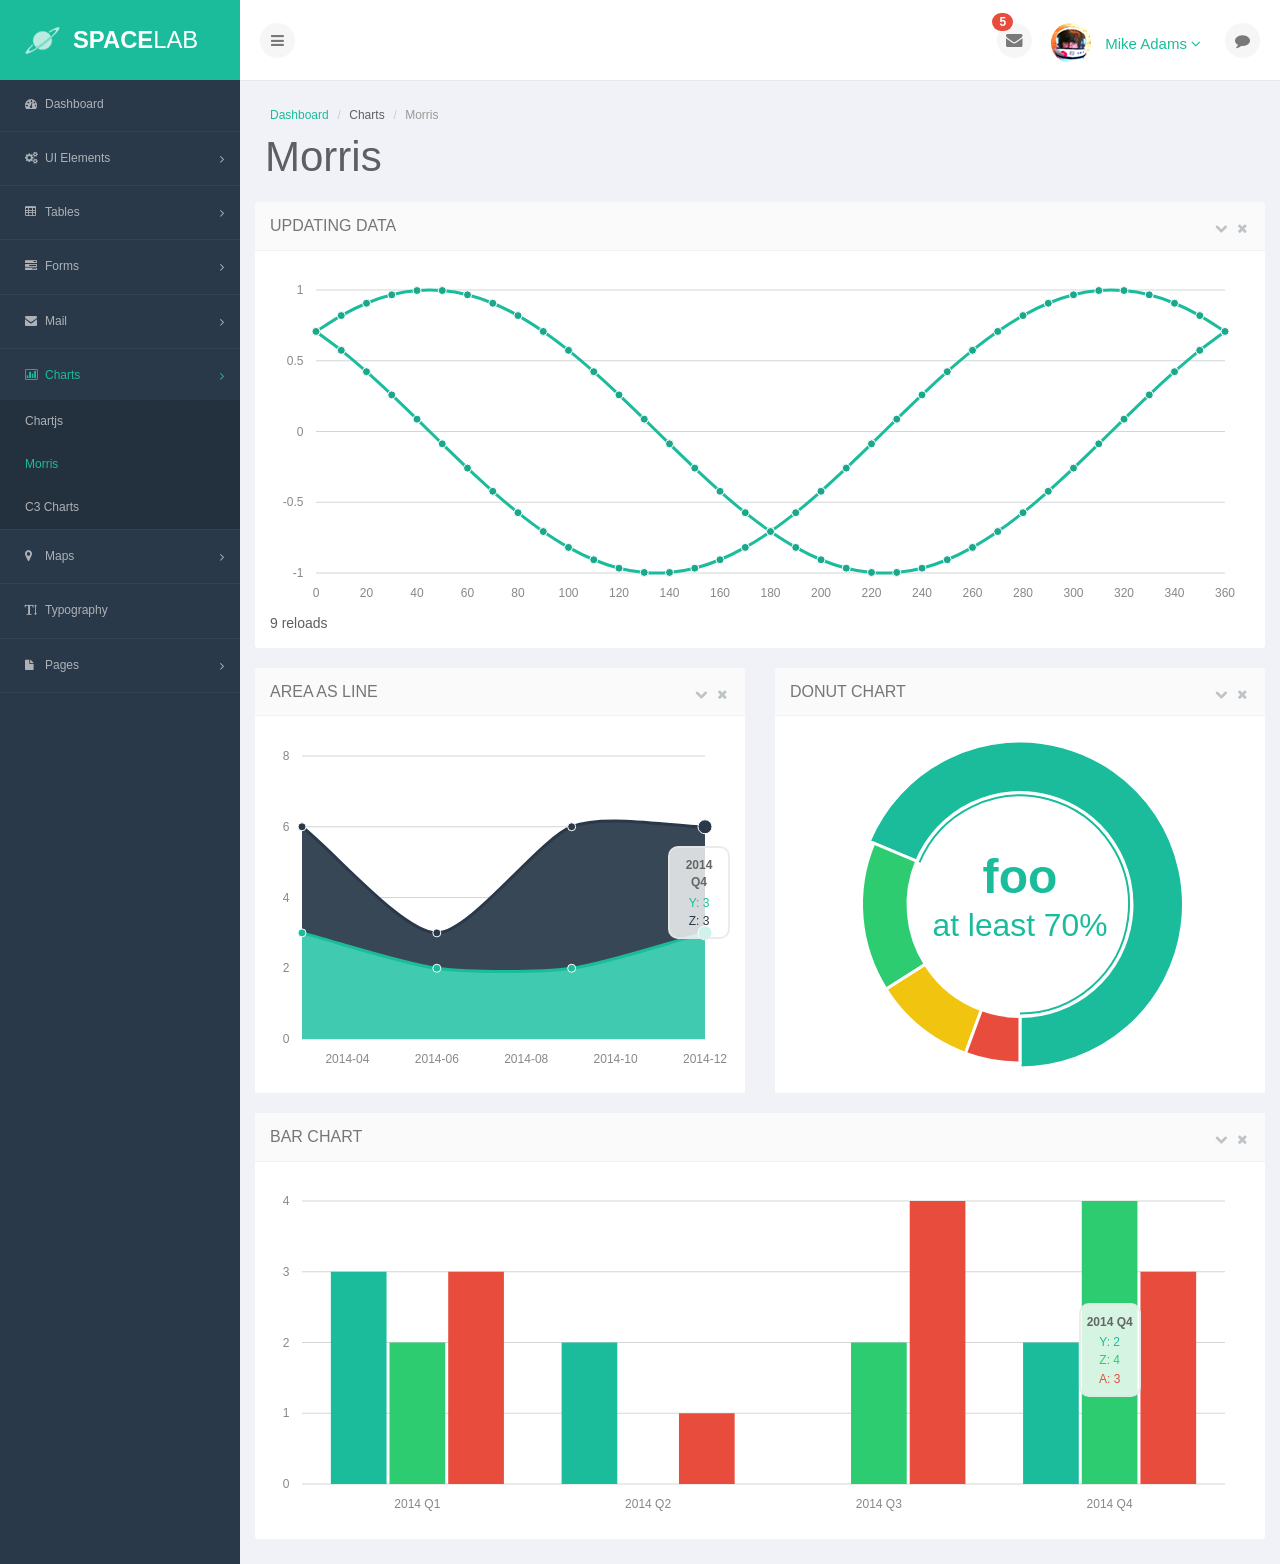
<file: Web后台模板/SpaceLab/charts-morris.html>
<!DOCTYPE html>
<!--[if lt IE 7]>      <html class="no-js lt-ie9 lt-ie8 lt-ie7"> <![endif]-->
<!--[if IE 7]>         <html class="no-js lt-ie9 lt-ie8"> <![endif]-->
<!--[if IE 8]>         <html class="no-js lt-ie9"> <![endif]-->
<!--[if gt IE 8]><!-->
<html class="no-js">
<!--<![endif]-->

<head>
    <meta charset="utf-8">
    <meta http-equiv="X-UA-Compatible" content="IE=edge">
    <title>SpaceLab</title>
    <meta name="description" content="">
    <meta name="viewport" content="width=device-width, initial-scale=1.0, maximum-scale=1.0, user-scalable=no" />
    <!-- Favicon -->
    <link rel="shortcut icon" href="assets/img/favicon.ico" type="image/x-icon">
    <!-- Bootstrap core CSS -->
    <link rel="stylesheet" href="assets/plugins/bootstrap/css/bootstrap.min.css">
    <!-- Fonts from Font Awsome -->
    <link rel="stylesheet" href="assets/css/font-awesome.min.css">
    <!-- CSS Animate -->
    <link rel="stylesheet" href="assets/css/animate.css">
    <!-- Custom styles for this theme -->
    <link rel="stylesheet" href="assets/css/main.css">
    <!-- Morris  -->
    <link rel="stylesheet" href="assets/plugins/morris/css/morris.css">
    <!-- Fonts -->
    <!-- <link href='http://fonts.googleapis.com/css?family=Source+Sans+Pro:300,400,600,700,900,300italic,400italic,600italic,700italic,900italic' rel='stylesheet' type='text/css'>
    <link href='http://fonts.googleapis.com/css?family=Open+Sans:400,700' rel='stylesheet' type='text/css'> -->
    <!-- Feature detection -->
    <script src="assets/js/modernizr-2.6.2.min.js"></script>
    <!-- HTML5 shim and Respond.js IE8 support of HTML5 elements and media queries -->
    <!--[if lt IE 9]>
    <script src="assets/js/html5shiv.js"></script>
    <script src="assets/js/respond.min.js"></script>
    <![endif]-->
</head>

<body>
    <section id="container">
        <header id="header">
            <!--logo start-->
            <div class="brand">
                <a href="index.html" class="logo">
                    <span>Space</span>Lab</a>
            </div>
            <!--logo end-->
            <div class="toggle-navigation toggle-left">
                <button type="button" class="btn btn-default" id="toggle-left" data-toggle="tooltip" data-placement="right" title="Toggle Navigation">
                    <i class="fa fa-bars"></i>
                </button>
            </div>
            <div class="user-nav">
                <ul>
                    <li class="dropdown messages">
                        <span class="badge badge-danager animated bounceIn" id="new-messages">5</span>
                        <button type="button" class="btn btn-default dropdown-toggle options" id="toggle-mail" data-toggle="dropdown">
                            <i class="fa fa-envelope"></i>
                        </button>
                        <ul class="dropdown-menu alert animated fadeInDown">
                            <li>
                                <h1>You have
                                    <strong>5</strong>new messages</h1>
                            </li>
                            <li>
                                <a href="#">
                                    <div class="profile-photo">
                                        <img src="assets/img/avatar.gif" alt="" class="img-circle">
                                    </div>
                                    <div class="message-info">
                                        <span class="sender">James Bagian</span>
                                        <span class="time">30 mins</span>
                                        <div class="message-content">Lorem ipsum dolor sit amet, elit rutrum felis sed erat augue fusce...</div>
                                    </div>
                                </a>
                            </li>

                            <li>
                                <a href="#">
                                    <div class="profile-photo">
                                        <img src="assets/img/avatar1.gif" alt="" class="img-circle">
                                    </div>
                                    <div class="message-info">
                                        <span class="sender">Jeffrey Ashby</span>
                                        <span class="time">2 hour</span>
                                        <div class="message-content">hendrerit pellentesque, iure tincidunt, faucibus vitae dolor aliquam...</div>
                                    </div>
                                </a>
                            </li>

                            <li>
                                <a href="#">
                                    <div class="profile-photo">
                                        <img src="assets/img/avatar2.gif" alt="" class="img-circle">
                                    </div>
                                    <div class="message-info">
                                        <span class="sender">John Douey</span>
                                        <span class="time">3 hours</span>
                                        <div class="message-content">Penatibus suspendisse sit pellentesque eu accumsan condimentum nec...</div>
                                    </div>
                                </a>
                            </li>

                            <li>
                                <a href="#">
                                    <div class="profile-photo">
                                        <img src="assets/img/avatar3.gif" alt="" class="img-circle">
                                    </div>
                                    <div class="message-info">
                                        <span class="sender">Ellen Baker</span>
                                        <span class="time">7 hours</span>
                                        <div class="message-content">Sem dapibus in, orci bibendum faucibus tellus, justo arcu...</div>
                                    </div>
                                </a>
                            </li>
                            <li>
                                <a href="#">
                                    <div class="profile-photo">
                                        <img src="assets/img/avatar4.gif" alt="" class="img-circle">
                                    </div>
                                    <div class="message-info">
                                        <span class="sender">Ivan Bella</span>
                                        <span class="time">6 hours</span>
                                        <div class="message-content">Curabitur metus faucibus sapien elit, ante molestie sapien...</div>
                                    </div>
                                </a>
                            </li>
                            <li><a href="#">Check all messages <i class="fa fa-angle-right"></i></a>
                            </li>
                        </ul>

                    </li>
                    <li class="profile-photo">
                        <img src="assets/img/avatar.png" alt="" class="img-circle">
                    </li>
                    <li class="dropdown settings">
                        <a class="dropdown-toggle" data-toggle="dropdown" href="#">
                      Mike Adams <i class="fa fa-angle-down"></i>
                    </a>
                        <ul class="dropdown-menu animated fadeInDown">
                            <li>
                                <a href="#"><i class="fa fa-user"></i> Profile</a>
                            </li>
                            <li>
                                <a href="#"><i class="fa fa-calendar"></i> Calendar</a>
                            </li>
                            <li>
                                <a href="#"><i class="fa fa-envelope"></i> Inbox <span class="badge badge-danager" id="user-inbox">5</span></a>
                            </li>
                            <li>
                                <a href="#"><i class="fa fa-power-off"></i> Logout</a>
                            </li>
                        </ul>
                    </li>
                    <li>
                        <div class="toggle-navigation toggle-right">
                            <button type="button" class="btn btn-default" id="toggle-right">
                                <i class="fa fa-comment"></i>
                            </button>
                        </div>
                    </li>

                </ul>
            </div>
        </header>
        <!--sidebar start-->
        <aside class="sidebar">
            <div id="leftside-navigation" class="nano">
                <ul class="nano-content">
                    <li>
                        <a href="index.html"><i class="fa fa-dashboard"></i><span>Dashboard</span></a>
                    </li>
                    <li class="sub-menu">
                        <a href="javascript:void(0);"><i class="fa fa-cogs"></i><span>UI Elements</span><i class="arrow fa fa-angle-right pull-right"></i></a>
                        <ul>

                            <li><a href="ui-alerts-notifications.html">Alerts &amp; Notifications</a>
                            </li>
                            <li><a href="ui-panels.html">Panels</a>
                            </li>
                            <li><a href="ui-buttons.html">Buttons</a>
                            </li>
                            <li><a href="ui-slider-progress.html">Sliders &amp; Progress</a>
                            </li>
                            <li><a href="ui-modals-popups.html">Modals &amp; Popups</a>
                            </li>
                            <li><a href="ui-icons.html">Icons</a>
                            </li>
                            <li><a href="ui-grid.html">Grid</a>
                            </li>
                            <li><a href="ui-tabs-accordions.html">Tabs &amp; Accordions</a>
                            </li>
                            <li><a href="ui-nestable-list.html">Nestable Lists</a>
                            </li>
                        </ul>
                    </li>
                    <li class="sub-menu">
                        <a href="javascript:void(0);"><i class="fa fa-table"></i><span>Tables</span><i class="arrow fa fa-angle-right pull-right"></i></a>
                        <ul>
                            <li><a href="tables-basic.html">Basic Tables</a>
                            </li>

                            <li><a href="tables-data.html">Data Tables</a>
                            </li>
                        </ul>
                    </li>
                    <li class="sub-menu">
                        <a href="javascript:void(0);"><i class="fa fa fa-tasks"></i><span>Forms</span><i class="arrow fa fa-angle-right pull-right"></i></a>
                        <ul>
                            <li><a href="forms-components.html">Components</a>
                            </li>
                            <li><a href="forms-validation.html">Validation</a>
                            </li>
                            <li><a href="forms-mask.html">Mask</a>
                            </li>
                            <li><a href="forms-wizard.html">Wizard</a>
                            </li>
                            <li><a href="forms-multiple-file.html">Multiple File Upload</a>
                            </li>
                            <li><a href="forms-wysiwyg.html">WYSIWYG Editor</a>
                            </li>
                        </ul>
                    </li>
                    <li class="sub-menu">
                        <a href="javascript:void(0);"><i class="fa fa-envelope"></i><span>Mail</span><i class="arrow fa fa-angle-right pull-right"></i></a>
                        <ul>
                            <li><a href="mail-inbox.html">Inbox</a>
                            </li>
                            <li><a href="mail-compose.html">Compose Mail</a>
                            </li>
                        </ul>
                    </li>
                    <li class="sub-menu active">
                        <a href="javascript:void(0);"><i class="fa fa-bar-chart-o"></i><span>Charts</span><i class="arrow fa fa-angle-right pull-right"></i></a>
                        <ul>
                            <li><a href="charts-chartjs.html">Chartjs</a>
                            </li>
                            <li class="active"><a href="charts-morris.html">Morris</a>
                            </li>
                            <li><a href="charts-c3.html">C3 Charts</a>
                            </li>
                        </ul>
                    </li>
                    <li class="sub-menu">
                        <a href="javascript:void(0);"><i class="fa fa-map-marker"></i><span>Maps</span><i class="arrow fa fa-angle-right pull-right"></i></a>
                        <ul>
                            <li><a href="map-google.html">Google Map</a>
                            </li>
                            <li><a href="map-vector.html">Vector Map</a>
                            </li>
                        </ul>
                    </li>
                    <li class="sub-menu">
                        <a href="typography.html"><i class="fa fa-text-height"></i><span>Typography</span></a>
                    </li>
                    <li class="sub-menu">
                        <a href="javascript:void(0);"><i class="fa fa-file"></i><span>Pages</span><i class="arrow fa fa-angle-right pull-right"></i></a>
                        <ul>
                            <li><a href="pages-blank.html">Blank Page</a>
                            </li>
                            <li><a href="pages-login.html">Login</a>
                            </li>
                            <li><a href="pages-sign-up.html">Sign Up</a>
                            </li>
                            <li><a href="pages-calendar.html">Calendar</a>
                            </li>
                            <li><a href="pages-timeline.html">Timeline</a>
                            </li>
                            <li><a href="pages-404.html">404</a>
                            </li>
                            <li><a href="pages-500.html">500</a>
                            </li>
                        </ul>
                    </li>
                </ul>
            </div>

        </aside>
        <!--sidebar end-->
        <!--main content start-->
        <section class="main-content-wrapper">
            <section id="main-content">
                <div class="row">
                    <div class="col-md-12">
                        <!--breadcrumbs start -->
                        <ul class="breadcrumb">
                            <li><a href="#">Dashboard</a>
                            </li>
                            <li>Charts</li>
                            <li class="active">Morris</li>
                        </ul>
                        <!--breadcrumbs end -->
                        <h1 class="h1">Morris</h1>
                    </div>
                </div>

                <div class="row">
                    <div class="col-md-12">
                        <div class="panel panel-default">
                            <div class="panel-heading">
                                <h3 class="panel-title">Updating data</h3>
                                <div class="actions pull-right">
                                    <i class="fa fa-chevron-down"></i>
                                    <i class="fa fa-times"></i>
                                </div>
                            </div>
                            <div class="panel-body">
                                <div id="graph"></div>
                                <div id="reloadStatus"></div>
                            </div>
                        </div>
                    </div>
                </div>

                <div class="row">
                    <div class="col-md-6">
                        <div class="panel panel-default">
                            <div class="panel-heading">
                                <h3 class="panel-title">Area as Line</h3>
                                <div class="actions pull-right">
                                    <i class="fa fa-chevron-down"></i>
                                    <i class="fa fa-times"></i>
                                </div>
                            </div>
                            <div class="panel-body">
                                <div id="area-as-line"></div>
                            </div>
                        </div>
                    </div>
                    <div class="col-md-6">
                        <div class="panel panel-default">
                            <div class="panel-heading">
                                <h3 class="panel-title">Donut Chart</h3>
                                <div class="actions pull-right">
                                    <i class="fa fa-chevron-down"></i>
                                    <i class="fa fa-times"></i>
                                </div>
                            </div>
                            <div class="panel-body">
                                <div id="donut"></div>
                            </div>
                        </div>
                    </div>
                </div>

                <div class="row">
                    <div class="col-md-12">
                        <div class="panel panel-default">
                            <div class="panel-heading">
                                <h3 class="panel-title">Bar Chart</h3>
                                <div class="actions pull-right">
                                    <i class="fa fa-chevron-down"></i>
                                    <i class="fa fa-times"></i>
                                </div>
                            </div>
                            <div class="panel-body">
                                <div id="bar"></div>
                            </div>
                        </div>
                    </div>
                </div>

            </section>
        </section>
        <!--main content end-->
        <!--sidebar right start-->
        <aside class="sidebarRight">
            <div id="rightside-navigation">Morris.Donut({ element: 'graph', data: [ {value: 70, label: 'foo'}, {value: 15, label: 'bar'}, {value: 10, label: 'baz'}, {value: 5, label: 'A really really long label'} ], backgroundColor: '#ccc', labelColor: '#060', colors: [ '#0BA462', '#39B580', '#67C69D', '#95D7BB' ], formatter: function (x) { return x + "%"} });
                <div class="sidebar-heading"><i class="fa fa-user"></i> Contacts</div>
                <div class="sidebar-title">online</div>
                <div class="list-contacts">
                    <a href="javascript:void(0)" class="list-item">
                        <div class="list-item-image">
                            <img src="assets/img/avatar.gif" class="img-circle">
                        </div>
                        <div class="list-item-content">
                            <h4>James Bagian</h4>
                            <p>Los Angeles, CA</p>
                        </div>
                        <div class="item-status item-status-online"></div>
                    </a>
                    <a href="javascript:void(0)" class="list-item">
                        <div class="list-item-image">
                            <img src="assets/img/avatar1.gif" class="img-circle">
                        </div>
                        <div class="list-item-content">
                            <h4>Jeffrey Ashby</h4>
                            <p>New York, NY</p>
                        </div>
                        <div class="item-status item-status-online"></div>
                    </a>
                    <a href="javascript:void(0)" class="list-item">
                        <div class="list-item-image">
                            <img src="assets/img/avatar2.gif" class="img-circle">
                        </div>
                        <div class="list-item-content">
                            <h4>John Douey</h4>
                            <p>Dallas, TX</p>
                        </div>
                        <div class="item-status item-status-online"></div>
                    </a>
                    <a href="javascript:void(0)" class="list-item">
                        <div class="list-item-image">
                            <img src="assets/img/avatar3.gif" class="img-circle">
                        </div>
                        <div class="list-item-content">
                            <h4>Ellen Baker</h4>
                            <p>London</p>
                        </div>
                        <div class="item-status item-status-away"></div>
                    </a>
                </div>

                <div class="sidebar-title">offline</div>
                <div class="list-contacts">
                    <a href="javascript:void(0)" class="list-item">
                        <div class="list-item-image">
                            <img src="assets/img/avatar4.gif" class="img-circle">
                        </div>
                        <div class="list-item-content">
                            <h4>Ivan Bella</h4>
                            <p>Tokyo, Japan</p>
                        </div>
                        <div class="item-status"></div>
                    </a>
                    <a href="javascript:void(0)" class="list-item">
                        <div class="list-item-image">
                            <img src="assets/img/avatar5.gif" class="img-circle">
                        </div>
                        <div class="list-item-content">
                            <h4>Gerald Carr</h4>
                            <p>Seattle, WA</p>
                        </div>
                        <div class="item-status"></div>
                    </a>
                    <a href="javascript:void(0)" class="list-item">
                        <div class="list-item-image">
                            <img src="assets/img/avatar6.gif" class="img-circle">
                        </div>
                        <div class="list-item-content">
                            <h4>Viktor Gorbatko</h4>
                            <p>Palo Alto, CA</p>
                        </div>
                        <div class="item-status"></div>
                    </a>
                </div>
            </div>
        </aside>
        <!--sidebar right end-->
    </section>
    <!--Global JS-->
    <script src="assets/js/jquery-1.10.2.min.js"></script>
    <script src="assets/plugins/bootstrap/js/bootstrap.min.js"></script>
    <script src="assets/plugins/waypoints/waypoints.min.js"></script>
    <script src="assets/js/application.js"></script>
    <!--Page Leve JS -->
    <script src="assets/plugins/morris/js/morris.min.js"></script>
    <script src="assets/plugins/morris/js/raphael.2.1.0.min.js"></script>
    <script src="assets/plugins/morris/js/morris-example.js"></script>

</body>

</html>
</file>
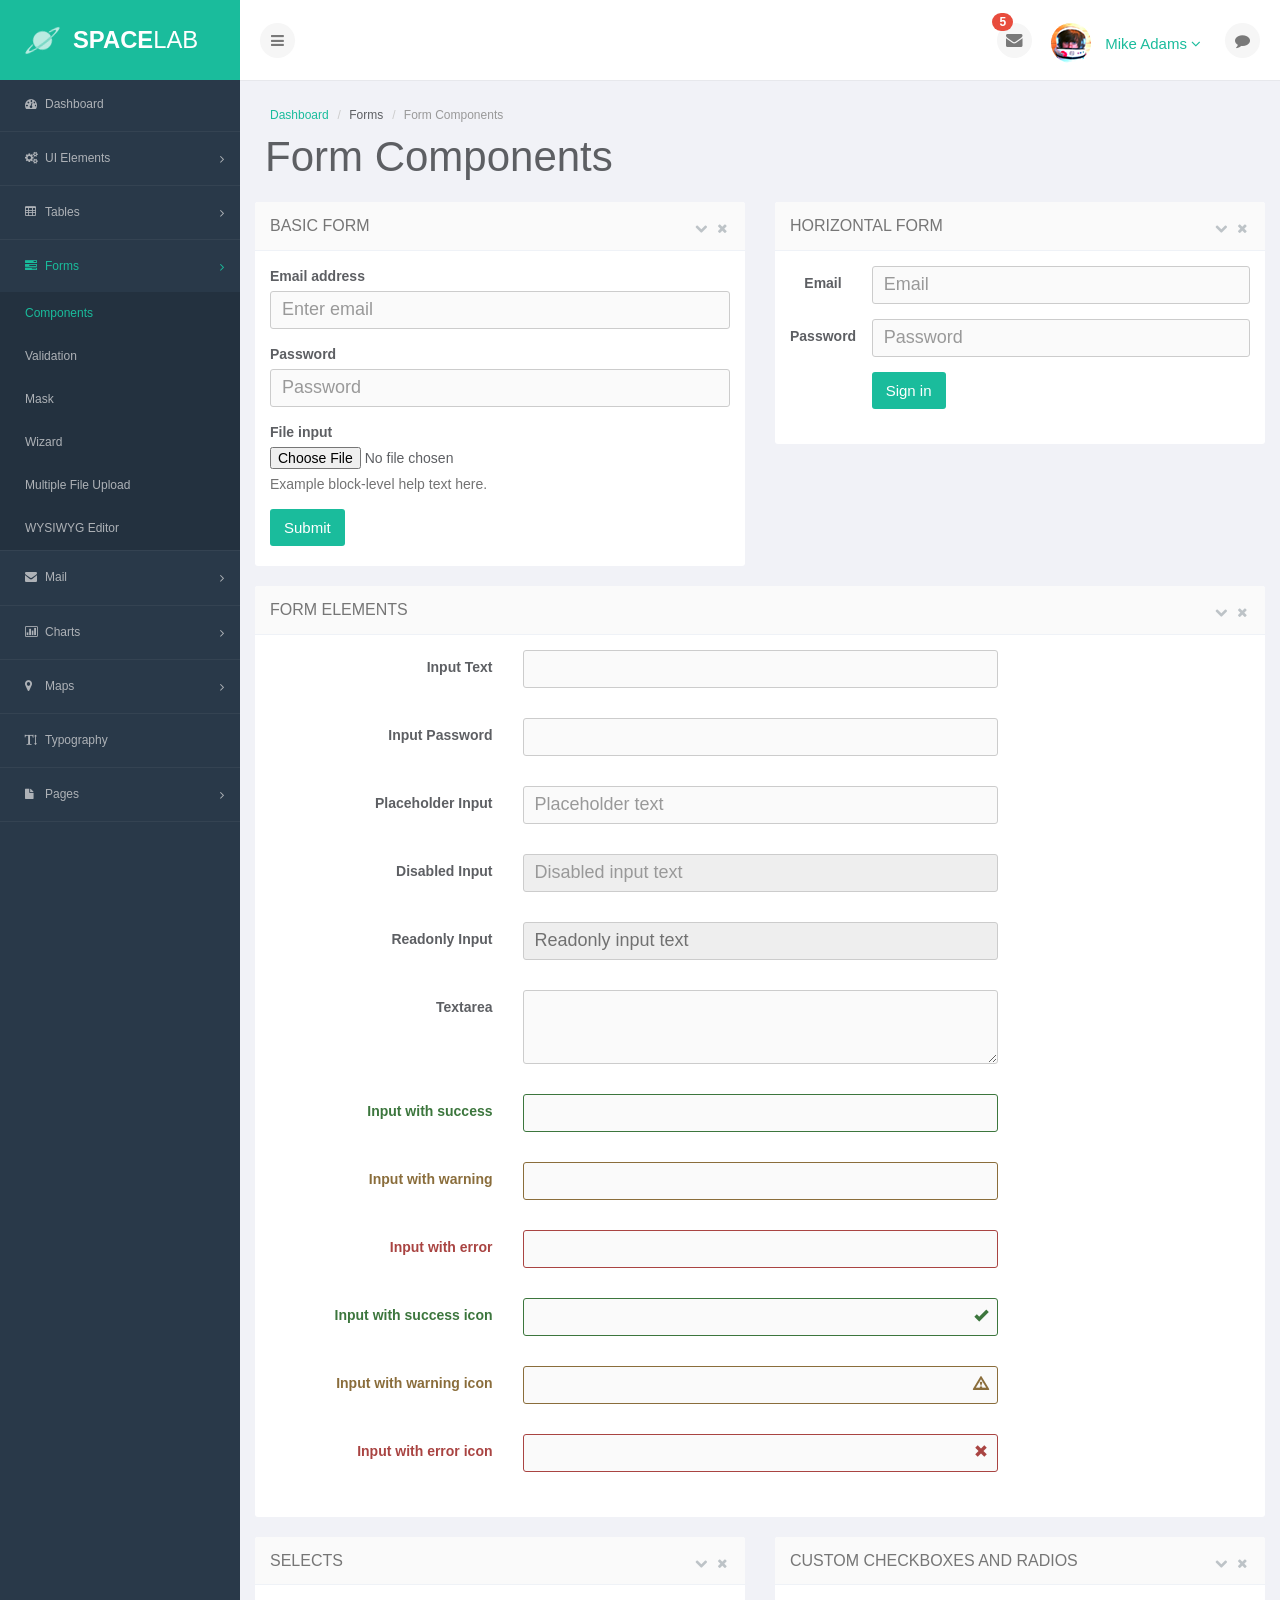
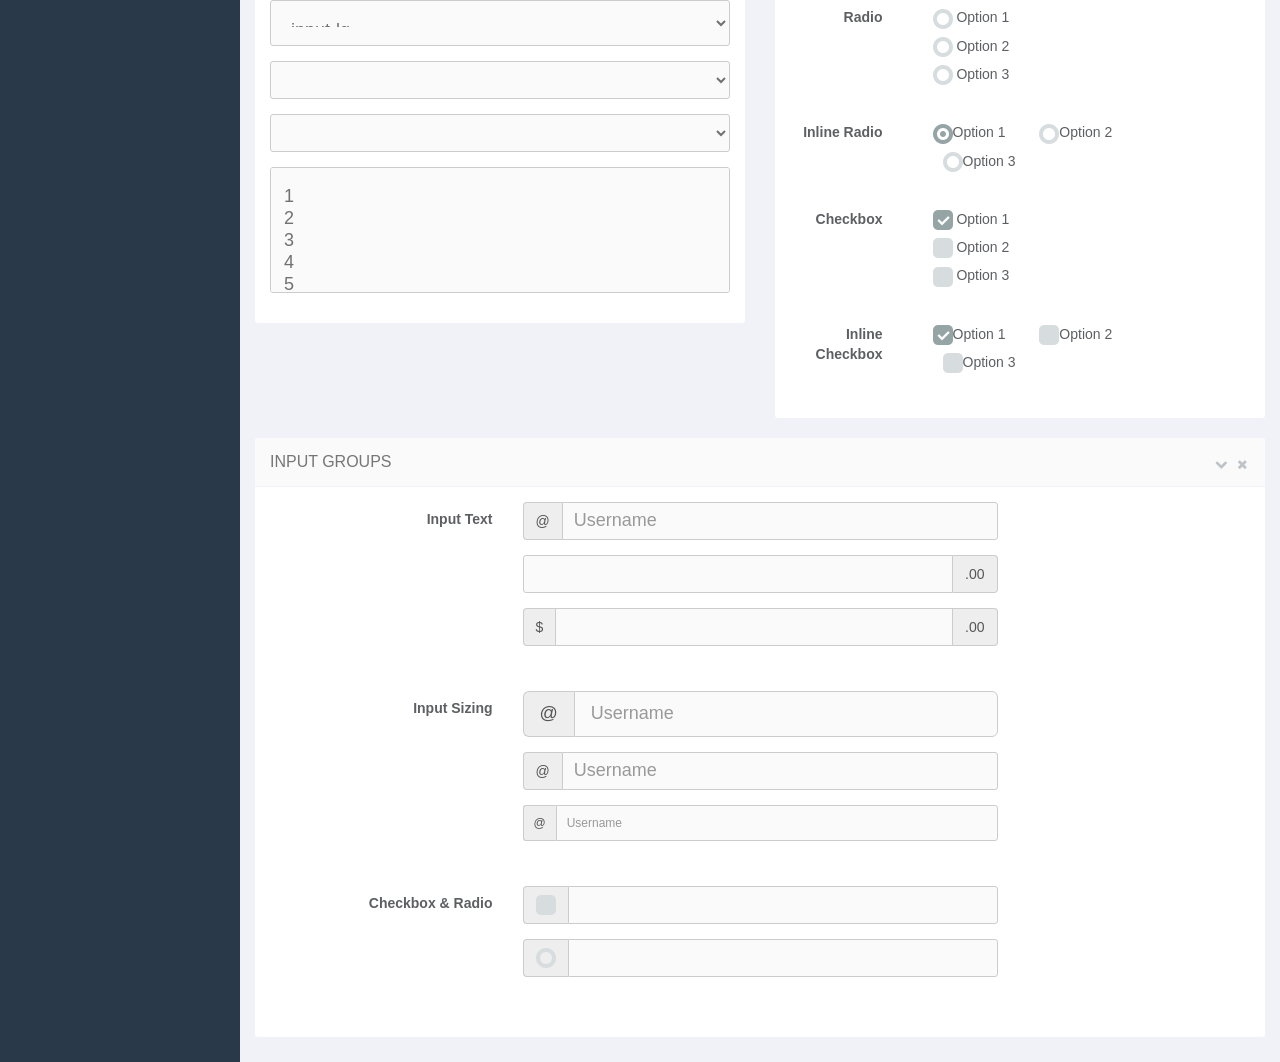
<file: Web后台模板/SpaceLab/forms-components.html>
<!DOCTYPE html>
<!--[if lt IE 7]>      <html class="no-js lt-ie9 lt-ie8 lt-ie7"> <![endif]-->
<!--[if IE 7]>         <html class="no-js lt-ie9 lt-ie8"> <![endif]-->
<!--[if IE 8]>         <html class="no-js lt-ie9"> <![endif]-->
<!--[if gt IE 8]><!-->
<html class="no-js">
<!--<![endif]-->

<head>
    <meta charset="utf-8">
    <meta http-equiv="X-UA-Compatible" content="IE=edge">
    <title>SpaceLab</title>
    <meta name="description" content="">
    <meta name="viewport" content="width=device-width, initial-scale=1.0, maximum-scale=1.0, user-scalable=no" />
    <!-- Favicon -->
    <link rel="shortcut icon" href="assets/img/favicon.ico" type="image/x-icon">
    <!-- Bootstrap core CSS -->
    <link rel="stylesheet" href="assets/plugins/bootstrap/css/bootstrap.min.css">
    <!-- Fonts from Font Awsome -->
    <link rel="stylesheet" href="assets/css/font-awesome.min.css">
    <!-- CSS Animate -->
    <link rel="stylesheet" href="assets/css/animate.css">
    <!-- Custom styles for this theme -->
    <link rel="stylesheet" href="assets/css/main.css">
    <!-- iCheck-->
    <link rel="stylesheet" href="assets/plugins/icheck/css/_all.css">
    <!-- Fonts -->
    <!-- <link href='http://fonts.googleapis.com/css?family=Source+Sans+Pro:300,400,600,700,900,300italic,400italic,600italic,700italic,900italic' rel='stylesheet' type='text/css'>
    <link href='http://fonts.googleapis.com/css?family=Open+Sans:400,700' rel='stylesheet' type='text/css'> -->
    <!-- Feature detection -->
    <script src="assets/js/modernizr-2.6.2.min.js"></script>
    <!-- HTML5 shim and Respond.js IE8 support of HTML5 elements and media queries -->
    <!--[if lt IE 9]>
    <script src="assets/js/html5shiv.js"></script>
    <script src="assets/js/respond.min.js"></script>
    <![endif]-->
</head>

<body>
    <section id="container">
        <header id="header">
            <!--logo start-->
            <div class="brand">
                <a href="index.html" class="logo">
                    <span>Space</span>Lab</a>
            </div>
            <!--logo end-->
            <div class="toggle-navigation toggle-left">
                <button type="button" class="btn btn-default" id="toggle-left" data-toggle="tooltip" data-placement="right" title="Toggle Navigation">
                    <i class="fa fa-bars"></i>
                </button>
            </div>
            <div class="user-nav">
                <ul>
                    <li class="dropdown messages">
                        <span class="badge badge-danager animated bounceIn" id="new-messages">5</span>
                        <button type="button" class="btn btn-default dropdown-toggle options" id="toggle-mail" data-toggle="dropdown">
                            <i class="fa fa-envelope"></i>
                        </button>
                        <ul class="dropdown-menu alert animated fadeInDown">
                            <li>
                                <h1>You have
                                    <strong>5</strong>new messages</h1>
                            </li>
                            <li>
                                <a href="#">
                                    <div class="profile-photo">
                                        <img src="assets/img/avatar.gif" alt="" class="img-circle">
                                    </div>
                                    <div class="message-info">
                                        <span class="sender">James Bagian</span>
                                        <span class="time">30 mins</span>
                                        <div class="message-content">Lorem ipsum dolor sit amet, elit rutrum felis sed erat augue fusce...</div>
                                    </div>
                                </a>
                            </li>

                            <li>
                                <a href="#">
                                    <div class="profile-photo">
                                        <img src="assets/img/avatar1.gif" alt="" class="img-circle">
                                    </div>
                                    <div class="message-info">
                                        <span class="sender">Jeffrey Ashby</span>
                                        <span class="time">2 hour</span>
                                        <div class="message-content">hendrerit pellentesque, iure tincidunt, faucibus vitae dolor aliquam...</div>
                                    </div>
                                </a>
                            </li>

                            <li>
                                <a href="#">
                                    <div class="profile-photo">
                                        <img src="assets/img/avatar2.gif" alt="" class="img-circle">
                                    </div>
                                    <div class="message-info">
                                        <span class="sender">John Douey</span>
                                        <span class="time">3 hours</span>
                                        <div class="message-content">Penatibus suspendisse sit pellentesque eu accumsan condimentum nec...</div>
                                    </div>
                                </a>
                            </li>

                            <li>
                                <a href="#">
                                    <div class="profile-photo">
                                        <img src="assets/img/avatar3.gif" alt="" class="img-circle">
                                    </div>
                                    <div class="message-info">
                                        <span class="sender">Ellen Baker</span>
                                        <span class="time">7 hours</span>
                                        <div class="message-content">Sem dapibus in, orci bibendum faucibus tellus, justo arcu...</div>
                                    </div>
                                </a>
                            </li>
                            <li>
                                <a href="#">
                                    <div class="profile-photo">
                                        <img src="assets/img/avatar4.gif" alt="" class="img-circle">
                                    </div>
                                    <div class="message-info">
                                        <span class="sender">Ivan Bella</span>
                                        <span class="time">6 hours</span>
                                        <div class="message-content">Curabitur metus faucibus sapien elit, ante molestie sapien...</div>
                                    </div>
                                </a>
                            </li>
                            <li><a href="#">Check all messages <i class="fa fa-angle-right"></i></a>
                            </li>
                        </ul>

                    </li>
                    <li class="profile-photo">
                        <img src="assets/img/avatar.png" alt="" class="img-circle">
                    </li>
                    <li class="dropdown settings">
                        <a class="dropdown-toggle" data-toggle="dropdown" href="#">
                      Mike Adams <i class="fa fa-angle-down"></i>
                    </a>
                        <ul class="dropdown-menu animated fadeInDown">
                            <li>
                                <a href="#"><i class="fa fa-user"></i> Profile</a>
                            </li>
                            <li>
                                <a href="#"><i class="fa fa-calendar"></i> Calendar</a>
                            </li>
                            <li>
                                <a href="#"><i class="fa fa-envelope"></i> Inbox <span class="badge badge-danager" id="user-inbox">5</span></a>
                            </li>
                            <li>
                                <a href="#"><i class="fa fa-power-off"></i> Logout</a>
                            </li>
                        </ul>
                    </li>
                    <li>
                        <div class="toggle-navigation toggle-right">
                            <button type="button" class="btn btn-default" id="toggle-right">
                                <i class="fa fa-comment"></i>
                            </button>
                        </div>
                    </li>

                </ul>
            </div>
        </header>
        <!--sidebar start-->
        <aside class="sidebar">
            <div id="leftside-navigation" class="nano">
                <ul class="nano-content">
                    <li>
                        <a href="index.html"><i class="fa fa-dashboard"></i><span>Dashboard</span></a>
                    </li>
                    <li class="sub-menu">
                        <a href="javascript:void(0);"><i class="fa fa-cogs"></i><span>UI Elements</span><i class="arrow fa fa-angle-right pull-right"></i></a>
                        <ul>

                            <li><a href="ui-alerts-notifications.html">Alerts &amp; Notifications</a>
                            </li>
                            <li><a href="ui-panels.html">Panels</a>
                            </li>
                            <li><a href="ui-buttons.html">Buttons</a>
                            </li>
                            <li><a href="ui-slider-progress.html">Sliders &amp; Progress</a>
                            </li>
                            <li><a href="ui-modals-popups.html">Modals &amp; Popups</a>
                            </li>
                            <li><a href="ui-icons.html">Icons</a>
                            </li>
                            <li><a href="ui-grid.html">Grid</a>
                            </li>
                            <li><a href="ui-tabs-accordions.html">Tabs &amp; Accordions</a>
                            </li>
                            <li><a href="ui-nestable-list.html">Nestable Lists</a>
                            </li>
                        </ul>
                    </li>
                    <li class="sub-menu">
                        <a href="javascript:void(0);"><i class="fa fa-table"></i><span>Tables</span><i class="arrow fa fa-angle-right pull-right"></i></a>
                        <ul>
                            <li><a href="tables-basic.html">Basic Tables</a>
                            </li>

                            <li><a href="tables-data.html">Data Tables</a>
                            </li>
                        </ul>
                    </li>
                    <li class="sub-menu active">
                        <a href="javascript:void(0);"><i class="fa fa fa-tasks"></i><span>Forms</span><i class="arrow fa fa-angle-right pull-right"></i></a>
                        <ul>
                            <li class="active"><a href="forms-components.html">Components</a>
                            </li>
                            <li><a href="forms-validation.html">Validation</a>
                            </li>
                            <li><a href="forms-mask.html">Mask</a>
                            </li>
                            <li><a href="forms-wizard.html">Wizard</a>
                            </li>
                            <li><a href="forms-multiple-file.html">Multiple File Upload</a>
                            </li>
                            <li><a href="forms-wysiwyg.html">WYSIWYG Editor</a>
                            </li>
                        </ul>
                    </li>
                    <li class="sub-menu">
                        <a href="javascript:void(0);"><i class="fa fa-envelope"></i><span>Mail</span><i class="arrow fa fa-angle-right pull-right"></i></a>
                        <ul>
                            <li><a href="mail-inbox.html">Inbox</a>
                            </li>
                            <li><a href="mail-compose.html">Compose Mail</a>
                            </li>
                        </ul>
                    </li>
                    <li class="sub-menu">
                        <a href="javascript:void(0);"><i class="fa fa-bar-chart-o"></i><span>Charts</span><i class="arrow fa fa-angle-right pull-right"></i></a>
                        <ul>
                            <li><a href="charts-chartjs.html">Chartjs</a>
                            </li>
                            <li><a href="charts-morris.html">Morris</a>
                            </li>
                            <li><a href="charts-c3.html">C3 Charts</a>
                            </li>
                        </ul>
                    </li>
                    <li class="sub-menu">
                        <a href="javascript:void(0);"><i class="fa fa-map-marker"></i><span>Maps</span><i class="arrow fa fa-angle-right pull-right"></i></a>
                        <ul>
                            <li><a href="map-google.html">Google Map</a>
                            </li>
                            <li><a href="map-vector.html">Vector Map</a>
                            </li>
                        </ul>
                    </li>
                    <li class="sub-menu">
                        <a href="typography.html"><i class="fa fa-text-height"></i><span>Typography</span></a>
                    </li>
                    <li class="sub-menu">
                        <a href="javascript:void(0);"><i class="fa fa-file"></i><span>Pages</span><i class="arrow fa fa-angle-right pull-right"></i></a>
                        <ul>
                            <li><a href="pages-blank.html">Blank Page</a>
                            </li>
                            <li><a href="pages-login.html">Login</a>
                            </li>
                            <li><a href="pages-sign-up.html">Sign Up</a>
                            </li>
                            <li><a href="pages-calendar.html">Calendar</a>
                            </li>
                            <li><a href="pages-timeline.html">Timeline</a>
                            </li>
                            <li><a href="pages-404.html">404</a>
                            </li>
                            <li><a href="pages-500.html">500</a>
                            </li>
                        </ul>
                    </li>
                </ul>
            </div>

        </aside>
        <!--sidebar end-->
        <!--main content start-->
        <section class="main-content-wrapper">
            <section id="main-content">
                <div class="row">
                    <div class="col-md-12">
                        <!--breadcrumbs start -->
                        <ul class="breadcrumb">
                            <li><a href="#">Dashboard</a>
                            </li>
                            <li>Forms</li>
                            <li class="active">Form Components</li>
                        </ul>
                        <!--breadcrumbs end -->
                        <h1 class="h1">Form Components</h1>
                    </div>
                </div>

                <div class="row">
                    <div class="col-md-6">
                        <div class="panel panel-default">
                            <div class="panel-heading">
                                <h3 class="panel-title">Basic Form</h3>
                                <div class="actions pull-right">
                                    <i class="fa fa-chevron-down"></i>
                                    <i class="fa fa-times"></i>
                                </div>
                            </div>
                            <div class="panel-body">
                                <form role="form">
                                    <div class="form-group">
                                        <label for="exampleInputEmail1">Email address</label>
                                        <input type="email" class="form-control" id="exampleInputEmail1" placeholder="Enter email">
                                    </div>
                                    <div class="form-group">
                                        <label for="exampleInputPassword1">Password</label>
                                        <input type="password" class="form-control" id="exampleInputPassword1" placeholder="Password">
                                    </div>
                                    <div class="form-group">
                                        <label for="exampleInputFile">File input</label>
                                        <input type="file" id="exampleInputFile">
                                        <p class="help-block">Example block-level help text here.</p>
                                    </div>
                                    <button type="submit" class="btn btn-primary">Submit</button>
                                </form>


                            </div>
                        </div>
                    </div>
                    <div class="col-md-6">
                        <div class="panel panel-default">
                            <div class="panel-heading">
                                <h3 class="panel-title">Horizontal form</h3>
                                <div class="actions pull-right">
                                    <i class="fa fa-chevron-down"></i>
                                    <i class="fa fa-times"></i>
                                </div>
                            </div>
                            <div class="panel-body">
                                <form class="form-horizontal" role="form">
                                    <div class="form-group">
                                        <label for="inputEmail2" class="col-sm-2 control-label">Email</label>
                                        <div class="col-sm-10">
                                            <input type="email" class="form-control" id="inputEmail2" placeholder="Email">
                                        </div>
                                    </div>
                                    <div class="form-group">
                                        <label for="inputPassword3" class="col-sm-2 control-label">Password</label>
                                        <div class="col-sm-10">
                                            <input type="password" class="form-control" id="inputPassword2" placeholder="Password">
                                        </div>
                                    </div>

                                    <div class="form-group">
                                        <div class="col-sm-offset-2 col-sm-10">
                                            <button type="submit" class="btn btn-primary">Sign in</button>
                                        </div>
                                    </div>
                                </form>

                            </div>
                        </div>
                    </div>
                </div>

                <div class="row">
                    <div class="col-md-12">
                        <div class="panel panel-default">
                            <div class="panel-heading">
                                <h3 class="panel-title">Form Elements</h3>
                                <div class="actions pull-right">
                                    <i class="fa fa-chevron-down"></i>
                                    <i class="fa fa-times"></i>
                                </div>
                            </div>
                            <div class="panel-body">
                                <form class="form-horizontal form-border">
                                    <div class="form-group">
                                        <label class="col-sm-3 control-label">Input Text</label>
                                        <div class="col-sm-6">
                                            <input type="text" class="form-control">
                                        </div>
                                    </div>
                                    <div class="form-group">
                                        <label class="col-sm-3 control-label">Input Password</label>
                                        <div class="col-sm-6">
                                            <input type="password" class="form-control">
                                        </div>
                                    </div>
                                    <div class="form-group">
                                        <label class="col-sm-3 control-label">Placeholder Input</label>
                                        <div class="col-sm-6">
                                            <input type="text" class="form-control" placeholder="Placeholder text">
                                        </div>
                                    </div>
                                    <div class="form-group">
                                        <label class="col-sm-3 control-label">Disabled Input</label>
                                        <div class="col-sm-6">
                                            <input type="text" disabled="disabled" class="form-control" placeholder="Disabled input text">
                                        </div>
                                    </div>
                                    <div class="form-group">
                                        <label class="col-sm-3 control-label">Readonly Input</label>
                                        <div class="col-sm-6">
                                            <input type="text" readonly="readonly" class="form-control" value="Readonly input text">
                                        </div>
                                    </div>
                                    <div class="form-group">
                                        <label class="col-sm-3 control-label">Textarea</label>
                                        <div class="col-sm-6">
                                            <textarea class="form-control"></textarea>
                                        </div>
                                    </div>
                                    <div class="form-group has-success">
                                        <label class="col-sm-3 control-label" for="inputSuccess1">Input with success</label>
                                        <div class="col-sm-6">
                                            <input type="text" class="form-control" id="inputSuccess1">
                                        </div>
                                    </div>
                                    <div class="form-group has-warning">
                                        <label class="col-sm-3 control-label" for="inputWarning1">Input with warning</label>
                                        <div class="col-sm-6">
                                            <input type="text" class="form-control" id="inputWarning1">
                                        </div>
                                    </div>
                                    <div class="form-group has-error">
                                        <label class="col-sm-3 control-label" for="inputError1">Input with error</label>
                                        <div class="col-sm-6">
                                            <input type="text" class="form-control" id="inputError1">
                                        </div>
                                    </div>
                                    <div class="form-group has-success  has-feedback">
                                        <label class="col-sm-3 control-label" for="inputSuccess2">Input with success icon</label>
                                        <div class="col-sm-6">
                                            <input type="text" class="form-control" id="inputSuccess2">
                                            <span class="glyphicon glyphicon-ok form-control-feedback"></span>
                                        </div>
                                    </div>
                                    <div class="form-group has-warning  has-feedback">
                                        <label class="col-sm-3 control-label" for="inputWarning2">Input with warning icon</label>
                                        <div class="col-sm-6">
                                            <input type="text" class="form-control" id="inputWarning2">
                                            <span class="glyphicon glyphicon-warning-sign form-control-feedback"></span>
                                        </div>
                                    </div>
                                    <div class="form-group has-error  has-feedback">
                                        <label class="col-sm-3 control-label" for="inputError2">Input with error icon</label>
                                        <div class="col-sm-6">
                                            <input type="text" class="form-control" id="inputError2">
                                            <span class="glyphicon glyphicon-remove form-control-feedback"></span>
                                        </div>
                                    </div>
                                </form>


                            </div>
                        </div>
                    </div>
                </div>


                <div class="row">
                    <div class="col-md-6">
                        <div class="panel panel-default">
                            <div class="panel-heading">
                                <h3 class="panel-title">Selects</h3>
                                <div class="actions pull-right">
                                    <i class="fa fa-chevron-down"></i>
                                    <i class="fa fa-times"></i>
                                </div>
                            </div>
                            <div class="panel-body">
                                <div class="form-group">
                                    <select class="form-control input-lg">
                                        <option value="">.input-lg</option>
                                    </select>
                                </div>
                                <div class="form-group">
                                    <select class="form-control">
                                        <option value="">Default select</option>
                                    </select>
                                </div>
                                <div class="form-group">
                                    <select class="form-control input-sm">
                                        <option value="">.input-sm</option>
                                    </select>
                                </div>
                                <div class="form-group">

                                    <select multiple class="form-control">
                                        <option>1</option>
                                        <option>2</option>
                                        <option>3</option>
                                        <option>4</option>
                                        <option>5</option>
                                    </select>
                                </div>
                            </div>
                        </div>
                    </div>
                    <div class="col-md-6">
                        <div class="panel panel-default">
                            <div class="panel-heading">
                                <h3 class="panel-title">Custom Checkboxes and Radios</h3>
                                <div class="actions pull-right">
                                    <i class="fa fa-chevron-down"></i>
                                    <i class="fa fa-times"></i>
                                </div>
                            </div>
                            <div class="panel-body">


                                <form class="form-horizontal form-border">
                                    <div class="form-group">
                                        <label class="col-sm-3 control-label">Radio</label>
                                        <div class="col-sm-6">
                                            <div class="radio">

                                                <input class="icheck" type="radio" checked="" name="rad1">
                                                <label>Option 1</label>
                                            </div>
                                            <div class="radio">

                                                <input class="icheck" type="radio" name="rad1">
                                                <label>Option 2</label>
                                            </div>
                                            <div class="radio">

                                                <input class="icheck" type="radio" name="rad1">
                                                <label>Option 3</label>
                                            </div>
                                        </div>
                                    </div>
                                    <div class="form-group">
                                        <label class="col-sm-3 control-label">Inline Radio</label>
                                        <div class="col-sm-6">
                                            <label class="radio-inline">
                                                <input class="icheck" type="radio" checked="" name="rad1">Option 1</label>
                                            <label class="radio-inline">
                                                <input class="icheck" type="radio" name="rad1">Option 2</label>
                                            <label class="radio-inline">
                                                <input class="icheck" type="radio" name="rad1">Option 3</label>
                                        </div>
                                    </div>
                                    <div class="form-group">
                                        <label class="col-sm-3 control-label">Checkbox</label>
                                        <div class="col-sm-6">
                                            <div class="radio">

                                                <input class="icheck" type="checkbox" checked="" name="check1">
                                                <label>Option 1</label>
                                            </div>
                                            <div class="radio">

                                                <input class="icheck" type="checkbox" name="check2">
                                                <label>Option 2</label>
                                            </div>
                                            <div class="radio">

                                                <input class="icheck" type="checkbox" name="check3">
                                                <label>Option 3</label>
                                            </div>
                                        </div>
                                    </div>
                                    <div class="form-group">
                                        <label class="col-sm-3 control-label">Inline Checkbox</label>
                                        <div class="col-sm-6">
                                            <label class="checkbox-inline">
                                                <input class="icheck" type="checkbox" checked="" name="rad1">Option 1</label>
                                            <label class="checkbox-inline">
                                                <input class="icheck" type="checkbox" name="rad1">Option 2</label>
                                            <label class="checkbox-inline">
                                                <input class="icheck" type="checkbox" name="rad1">Option 3</label>
                                        </div>
                                    </div>
                                </form>
                            </div>
                        </div>
                    </div>
                </div>

                <div class="row">
                    <div class="col-md-12">
                        <div class="panel panel-default">
                            <div class="panel-heading">
                                <h3 class="panel-title">Input groups</h3>
                                <div class="actions pull-right">
                                    <i class="fa fa-chevron-down"></i>
                                    <i class="fa fa-times"></i>
                                </div>
                            </div>
                            <div class="panel-body">
                                <form class="form-horizontal form-border">
                                    <div class="form-group">
                                        <label class="col-sm-3 control-label">Input Text</label>
                                        <div class="col-sm-6">
                                            <div class="input-group">
                                                <span class="input-group-addon">@</span>
                                                <input type="text" class="form-control" placeholder="Username">
                                            </div>
                                            <div class="input-group">
                                                <input type="text" class="form-control">
                                                <span class="input-group-addon">.00</span>
                                            </div>

                                            <div class="input-group">
                                                <span class="input-group-addon">$</span>
                                                <input type="text" class="form-control">
                                                <span class="input-group-addon">.00</span>
                                            </div>
                                        </div>
                                    </div>
                                    <div class="form-group">
                                        <label class="col-sm-3 control-label">Input Sizing</label>
                                        <div class="col-sm-6">
                                            <div class="input-group input-group-lg">
                                                <span class="input-group-addon">@</span>
                                                <input type="text" class="form-control" placeholder="Username">
                                            </div>

                                            <div class="input-group">
                                                <span class="input-group-addon">@</span>
                                                <input type="text" class="form-control" placeholder="Username">
                                            </div>

                                            <div class="input-group input-group-sm">
                                                <span class="input-group-addon">@</span>
                                                <input type="text" class="form-control" placeholder="Username">
                                            </div>
                                        </div>
                                    </div>
                                    <div class="form-group">
                                        <label class="col-sm-3 control-label">Checkbox &amp; Radio</label>
                                        <div class="col-sm-6">
                                            <div class="input-group">
                                                <span class="input-group-addon">
                                                    <input type="checkbox">
                                                </span>
                                                <input type="text" class="form-control">
                                            </div>
                                            <div class="input-group">
                                                <span class="input-group-addon">
                                                    <input type="radio">
                                                </span>
                                                <input type="text" class="form-control">
                                            </div>
                                        </div>
                                    </div>


                                </form>
                            </div>
                        </div>
                    </div>
                </div>

            </section>
        </section>
        <!--main content end-->
        <!--sidebar right start-->
        <aside class="sidebarRight">
            <div id="rightside-navigation">
                <div class="sidebar-heading"><i class="fa fa-user"></i> Contacts</div>
                <div class="sidebar-title">online</div>
                <div class="list-contacts">
                    <a href="javascript:void(0)" class="list-item">
                        <div class="list-item-image">
                            <img src="assets/img/avatar.gif" class="img-circle">
                        </div>
                        <div class="list-item-content">
                            <h4>James Bagian</h4>
                            <p>Los Angeles, CA</p>
                        </div>
                        <div class="item-status item-status-online"></div>
                    </a>
                    <a href="javascript:void(0)" class="list-item">
                        <div class="list-item-image">
                            <img src="assets/img/avatar1.gif" class="img-circle">
                        </div>
                        <div class="list-item-content">
                            <h4>Jeffrey Ashby</h4>
                            <p>New York, NY</p>
                        </div>
                        <div class="item-status item-status-online"></div>
                    </a>
                    <a href="javascript:void(0)" class="list-item">
                        <div class="list-item-image">
                            <img src="assets/img/avatar2.gif" class="img-circle">
                        </div>
                        <div class="list-item-content">
                            <h4>John Douey</h4>
                            <p>Dallas, TX</p>
                        </div>
                        <div class="item-status item-status-online"></div>
                    </a>
                    <a href="javascript:void(0)" class="list-item">
                        <div class="list-item-image">
                            <img src="assets/img/avatar3.gif" class="img-circle">
                        </div>
                        <div class="list-item-content">
                            <h4>Ellen Baker</h4>
                            <p>London</p>
                        </div>
                        <div class="item-status item-status-away"></div>
                    </a>
                </div>

                <div class="sidebar-title">offline</div>
                <div class="list-contacts">
                    <a href="javascript:void(0)" class="list-item">
                        <div class="list-item-image">
                            <img src="assets/img/avatar4.gif" class="img-circle">
                        </div>
                        <div class="list-item-content">
                            <h4>Ivan Bella</h4>
                            <p>Tokyo, Japan</p>
                        </div>
                        <div class="item-status"></div>
                    </a>
                    <a href="javascript:void(0)" class="list-item">
                        <div class="list-item-image">
                            <img src="assets/img/avatar5.gif" class="img-circle">
                        </div>
                        <div class="list-item-content">
                            <h4>Gerald Carr</h4>
                            <p>Seattle, WA</p>
                        </div>
                        <div class="item-status"></div>
                    </a>
                    <a href="javascript:void(0)" class="list-item">
                        <div class="list-item-image">
                            <img src="assets/img/avatar6.gif" class="img-circle">
                        </div>
                        <div class="list-item-content">
                            <h4>Viktor Gorbatko</h4>
                            <p>Palo Alto, CA</p>
                        </div>
                        <div class="item-status"></div>
                    </a>
                </div>
            </div>
        </aside>
        <!--sidebar right end-->
    </section>
    <!--Global JS-->
    <script src="assets/js/jquery-1.10.2.min.js"></script>
    <script src="assets/plugins/bootstrap/js/bootstrap.min.js"></script>
    <script src="assets/plugins/waypoints/waypoints.min.js"></script>
    <script src="assets/js/application.js"></script>
    <!--Page Level JS-->
    <script src="assets/plugins/icheck/js/icheck.min.js"></script>
    <script>
    $(document).ready(function() {
        $('input').iCheck({
            checkboxClass: 'icheckbox_flat-grey',
            radioClass: 'iradio_flat-grey'
        });

    });
    </script>

</body>

</html>
</file>
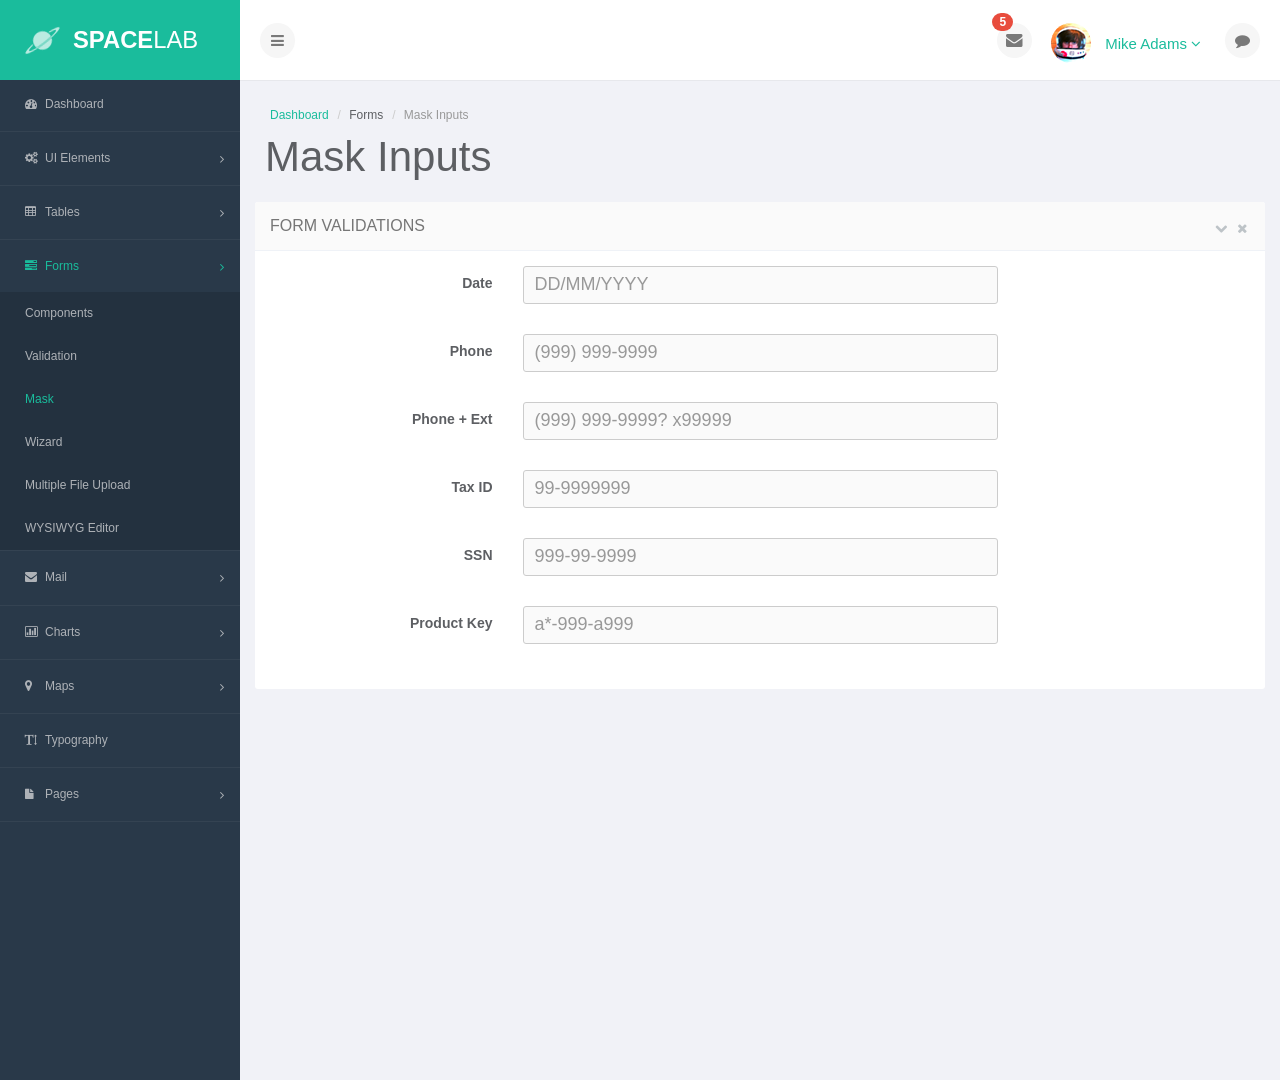
<file: Web后台模板/SpaceLab/forms-mask.html>
<!DOCTYPE html>
<!--[if lt IE 7]>      <html class="no-js lt-ie9 lt-ie8 lt-ie7"> <![endif]-->
<!--[if IE 7]>         <html class="no-js lt-ie9 lt-ie8"> <![endif]-->
<!--[if IE 8]>         <html class="no-js lt-ie9"> <![endif]-->
<!--[if gt IE 8]><!-->
<html class="no-js">
<!--<![endif]-->

<head>
    <meta charset="utf-8">
    <meta http-equiv="X-UA-Compatible" content="IE=edge">
    <title>SpaceLab</title>
    <meta name="description" content="">
    <meta name="viewport" content="width=device-width, initial-scale=1.0, maximum-scale=1.0, user-scalable=no" />
    <!-- Favicon -->
    <link rel="shortcut icon" href="assets/img/favicon.ico" type="image/x-icon">
    <!-- Bootstrap core CSS -->
    <link rel="stylesheet" href="assets/plugins/bootstrap/css/bootstrap.min.css">
    <!-- Fonts from Font Awsome -->
    <link rel="stylesheet" href="assets/css/font-awesome.min.css">
    <!-- CSS Animate -->
    <link rel="stylesheet" href="assets/css/animate.css">
    <!-- Custom styles for this theme -->
    <link rel="stylesheet" href="assets/css/main.css">
    <!-- Fonts -->
    <!-- <link href='http://fonts.googleapis.com/css?family=Source+Sans+Pro:300,400,600,700,900,300italic,400italic,600italic,700italic,900italic' rel='stylesheet' type='text/css'>
    <link href='http://fonts.googleapis.com/css?family=Open+Sans:400,700' rel='stylesheet' type='text/css'> -->
    <!-- Feature detection -->
    <script src="assets/js/modernizr-2.6.2.min.js"></script>
    <!-- HTML5 shim and Respond.js IE8 support of HTML5 elements and media queries -->
    <!--[if lt IE 9]>
    <script src="assets/js/html5shiv.js"></script>
    <script src="assets/js/respond.min.js"></script>
    <![endif]-->
</head>

<body>
    <section id="container">
        <header id="header">
            <!--logo start-->
            <div class="brand">
                <a href="index.html" class="logo">
                    <span>Space</span>Lab</a>
            </div>
            <!--logo end-->
            <div class="toggle-navigation toggle-left">
                <button type="button" class="btn btn-default" id="toggle-left" data-toggle="tooltip" data-placement="right" title="Toggle Navigation">
                    <i class="fa fa-bars"></i>
                </button>
            </div>
            <div class="user-nav">
                <ul>
                    <li class="dropdown messages">
                        <span class="badge badge-danager animated bounceIn" id="new-messages">5</span>
                        <button type="button" class="btn btn-default dropdown-toggle options" id="toggle-mail" data-toggle="dropdown">
                            <i class="fa fa-envelope"></i>
                        </button>
                        <ul class="dropdown-menu alert animated fadeInDown">
                            <li>
                                <h1>You have
                                    <strong>5</strong>new messages</h1>
                            </li>
                            <li>
                                <a href="#">
                                    <div class="profile-photo">
                                        <img src="assets/img/avatar.gif" alt="" class="img-circle">
                                    </div>
                                    <div class="message-info">
                                        <span class="sender">James Bagian</span>
                                        <span class="time">30 mins</span>
                                        <div class="message-content">Lorem ipsum dolor sit amet, elit rutrum felis sed erat augue fusce...</div>
                                    </div>
                                </a>
                            </li>

                            <li>
                                <a href="#">
                                    <div class="profile-photo">
                                        <img src="assets/img/avatar1.gif" alt="" class="img-circle">
                                    </div>
                                    <div class="message-info">
                                        <span class="sender">Jeffrey Ashby</span>
                                        <span class="time">2 hour</span>
                                        <div class="message-content">hendrerit pellentesque, iure tincidunt, faucibus vitae dolor aliquam...</div>
                                    </div>
                                </a>
                            </li>

                            <li>
                                <a href="#">
                                    <div class="profile-photo">
                                        <img src="assets/img/avatar2.gif" alt="" class="img-circle">
                                    </div>
                                    <div class="message-info">
                                        <span class="sender">John Douey</span>
                                        <span class="time">3 hours</span>
                                        <div class="message-content">Penatibus suspendisse sit pellentesque eu accumsan condimentum nec...</div>
                                    </div>
                                </a>
                            </li>

                            <li>
                                <a href="#">
                                    <div class="profile-photo">
                                        <img src="assets/img/avatar3.gif" alt="" class="img-circle">
                                    </div>
                                    <div class="message-info">
                                        <span class="sender">Ellen Baker</span>
                                        <span class="time">7 hours</span>
                                        <div class="message-content">Sem dapibus in, orci bibendum faucibus tellus, justo arcu...</div>
                                    </div>
                                </a>
                            </li>
                            <li>
                                <a href="#">
                                    <div class="profile-photo">
                                        <img src="assets/img/avatar4.gif" alt="" class="img-circle">
                                    </div>
                                    <div class="message-info">
                                        <span class="sender">Ivan Bella</span>
                                        <span class="time">6 hours</span>
                                        <div class="message-content">Curabitur metus faucibus sapien elit, ante molestie sapien...</div>
                                    </div>
                                </a>
                            </li>
                            <li><a href="#">Check all messages <i class="fa fa-angle-right"></i></a>
                            </li>
                        </ul>

                    </li>
                    <li class="profile-photo">
                        <img src="assets/img/avatar.png" alt="" class="img-circle">
                    </li>
                    <li class="dropdown settings">
                        <a class="dropdown-toggle" data-toggle="dropdown" href="#">
                      Mike Adams <i class="fa fa-angle-down"></i>
                    </a>
                        <ul class="dropdown-menu animated fadeInDown">
                            <li>
                                <a href="#"><i class="fa fa-user"></i> Profile</a>
                            </li>
                            <li>
                                <a href="#"><i class="fa fa-calendar"></i> Calendar</a>
                            </li>
                            <li>
                                <a href="#"><i class="fa fa-envelope"></i> Inbox <span class="badge badge-danager" id="user-inbox">5</span></a>
                            </li>
                            <li>
                                <a href="#"><i class="fa fa-power-off"></i> Logout</a>
                            </li>
                        </ul>
                    </li>
                    <li>
                        <div class="toggle-navigation toggle-right">
                            <button type="button" class="btn btn-default" id="toggle-right">
                                <i class="fa fa-comment"></i>
                            </button>
                        </div>
                    </li>

                </ul>
            </div>
        </header>
        <!--sidebar start-->
        <aside class="sidebar">
            <div id="leftside-navigation" class="nano">
                <ul class="nano-content">
                    <li>
                        <a href="index.html"><i class="fa fa-dashboard"></i><span>Dashboard</span></a>
                    </li>
                    <li class="sub-menu">
                        <a href="javascript:void(0);"><i class="fa fa-cogs"></i><span>UI Elements</span><i class="arrow fa fa-angle-right pull-right"></i></a>
                        <ul>

                            <li><a href="ui-alerts-notifications.html">Alerts &amp; Notifications</a>
                            </li>
                            <li><a href="ui-panels.html">Panels</a>
                            </li>
                            <li><a href="ui-buttons.html">Buttons</a>
                            </li>
                            <li><a href="ui-slider-progress.html">Sliders &amp; Progress</a>
                            </li>
                            <li><a href="ui-modals-popups.html">Modals &amp; Popups</a>
                            </li>
                            <li><a href="ui-icons.html">Icons</a>
                            </li>
                            <li><a href="ui-grid.html">Grid</a>
                            </li>
                            <li><a href="ui-tabs-accordions.html">Tabs &amp; Accordions</a>
                            </li>
                            <li><a href="ui-nestable-list.html">Nestable Lists</a>
                            </li>
                        </ul>
                    </li>
                    <li class="sub-menu">
                        <a href="javascript:void(0);"><i class="fa fa-table"></i><span>Tables</span><i class="arrow fa fa-angle-right pull-right"></i></a>
                        <ul>
                            <li><a href="tables-basic.html">Basic Tables</a>
                            </li>

                            <li><a href="tables-data.html">Data Tables</a>
                            </li>
                        </ul>
                    </li>
                    <li class="sub-menu active">
                        <a href="javascript:void(0);"><i class="fa fa fa-tasks"></i><span>Forms</span><i class="arrow fa fa-angle-right pull-right"></i></a>
                        <ul>
                            <li><a href="forms-components.html">Components</a>
                            </li>
                            <li><a href="forms-validation.html">Validation</a>
                            </li>
                            <li class="active"><a href="forms-mask.html">Mask</a>
                            </li>
                            <li><a href="forms-wizard.html">Wizard</a>
                            </li>
                            <li><a href="forms-multiple-file.html">Multiple File Upload</a>
                            </li>
                            <li><a href="forms-wysiwyg.html">WYSIWYG Editor</a>
                            </li>
                        </ul>
                    </li>
                    <li class="sub-menu">
                        <a href="javascript:void(0);"><i class="fa fa-envelope"></i><span>Mail</span><i class="arrow fa fa-angle-right pull-right"></i></a>
                        <ul>
                            <li><a href="mail-inbox.html">Inbox</a>
                            </li>
                            <li><a href="mail-compose.html">Compose Mail</a>
                            </li>
                        </ul>
                    </li>
                    <li class="sub-menu">
                        <a href="javascript:void(0);"><i class="fa fa-bar-chart-o"></i><span>Charts</span><i class="arrow fa fa-angle-right pull-right"></i></a>
                        <ul>
                            <li><a href="charts-chartjs.html">Chartjs</a>
                            </li>
                            <li><a href="charts-morris.html">Morris</a>
                            </li>
                            <li><a href="charts-c3.html">C3 Charts</a>
                            </li>
                        </ul>
                    </li>
                    <li class="sub-menu">
                        <a href="javascript:void(0);"><i class="fa fa-map-marker"></i><span>Maps</span><i class="arrow fa fa-angle-right pull-right"></i></a>
                        <ul>
                            <li><a href="map-google.html">Google Map</a>
                            </li>
                            <li><a href="map-vector.html">Vector Map</a>
                            </li>
                        </ul>
                    </li>
                    <li class="sub-menu">
                        <a href="typography.html"><i class="fa fa-text-height"></i><span>Typography</span></a>
                    </li>
                    <li class="sub-menu">
                        <a href="javascript:void(0);"><i class="fa fa-file"></i><span>Pages</span><i class="arrow fa fa-angle-right pull-right"></i></a>
                        <ul>
                            <li><a href="pages-blank.html">Blank Page</a>
                            </li>
                            <li><a href="pages-login.html">Login</a>
                            </li>
                            <li><a href="pages-sign-up.html">Sign Up</a>
                            </li>
                            <li><a href="pages-calendar.html">Calendar</a>
                            </li>
                            <li><a href="pages-timeline.html">Timeline</a>
                            </li>
                            <li><a href="pages-404.html">404</a>
                            </li>
                            <li><a href="pages-500.html">500</a>
                            </li>
                        </ul>
                    </li>
                </ul>
            </div>

        </aside>
        <!--sidebar end-->
        <!--main content start-->
        <section class="main-content-wrapper">
            <section id="main-content">
                <div class="row">
                    <div class="col-md-12">
                        <!--breadcrumbs start -->
                        <ul class="breadcrumb">
                            <li><a href="#">Dashboard</a>
                            </li>
                            <li>Forms</li>
                            <li class="active">Mask Inputs</li>
                        </ul>
                        <!--breadcrumbs end -->
                        <h1 class="h1">Mask Inputs</h1>
                    </div>
                </div>
                <div class="row">
                    <div class="col-md-12">
                        <div class="panel panel-default">
                            <div class="panel-heading">
                                <h3 class="panel-title">Form Validations</h3>
                                <div class="actions pull-right">
                                    <i class="fa fa-chevron-down"></i>
                                    <i class="fa fa-times"></i>
                                </div>
                            </div>
                            <div class="panel-body">
                                <form class="form-horizontal form-border" id="form">
                                    <div class="form-group">
                                        <label class="col-sm-3 control-label">Date</label>
                                        <div class="col-sm-6">
                                            <input type="text" class="form-control" name="input1" id="input1" required="" placeholder="DD/MM/YYYY">
                                        </div>
                                    </div>
                                    <div class="form-group">
                                        <label class="col-sm-3 control-label">Phone</label>
                                        <div class="col-sm-6">
                                            <input type="text" class="form-control" name="input2" id="input2" required="" placeholder="(999) 999-9999">
                                        </div>
                                    </div>
                                    <div class="form-group">
                                        <label class="col-sm-3 control-label">Phone + Ext</label>
                                        <div class="col-sm-6">
                                            <input type="text" class="form-control" required="" name="input3" id="input3" placeholder="(999) 999-9999? x99999">
                                        </div>
                                    </div>
                                    <div class="form-group">
                                        <label class="col-sm-3 control-label">Tax ID</label>
                                        <div class="col-sm-6">
                                            <input type="text" class="form-control" required="" name="input4" id="input4" placeholder="99-9999999">
                                        </div>
                                    </div>
                                    <div class="form-group">
                                        <label class="col-sm-3 control-label">SSN</label>
                                        <div class="col-sm-6">
                                            <input type="text" class="form-control" required="" name="input5" id="input5" placeholder="999-99-9999">
                                        </div>
                                    </div>
                                    <div class="form-group">
                                        <label class="col-sm-3 control-label">Product Key</label>
                                        <div class="col-sm-6">
                                            <input type="text" class="form-control " required="" name="input6" id="input6" placeholder="a*-999-a999">
                                        </div>
                                    </div>

                                </form>


                            </div>
                        </div>
                    </div>
                </div>

            </section>
        </section>
        <!--main content end-->
        <!--sidebar right start-->
        <aside class="sidebarRight">
            <div id="rightside-navigation">
                <div class="sidebar-heading"><i class="fa fa-user"></i> Contacts</div>
                <div class="sidebar-title">online</div>
                <div class="list-contacts">
                    <a href="javascript:void(0)" class="list-item">
                        <div class="list-item-image">
                            <img src="assets/img/avatar.gif" class="img-circle">
                        </div>
                        <div class="list-item-content">
                            <h4>James Bagian</h4>
                            <p>Los Angeles, CA</p>
                        </div>
                        <div class="item-status item-status-online"></div>
                    </a>
                    <a href="javascript:void(0)" class="list-item">
                        <div class="list-item-image">
                            <img src="assets/img/avatar1.gif" class="img-circle">
                        </div>
                        <div class="list-item-content">
                            <h4>Jeffrey Ashby</h4>
                            <p>New York, NY</p>
                        </div>
                        <div class="item-status item-status-online"></div>
                    </a>
                    <a href="javascript:void(0)" class="list-item">
                        <div class="list-item-image">
                            <img src="assets/img/avatar2.gif" class="img-circle">
                        </div>
                        <div class="list-item-content">
                            <h4>John Douey</h4>
                            <p>Dallas, TX</p>
                        </div>
                        <div class="item-status item-status-online"></div>
                    </a>
                    <a href="javascript:void(0)" class="list-item">
                        <div class="list-item-image">
                            <img src="assets/img/avatar3.gif" class="img-circle">
                        </div>
                        <div class="list-item-content">
                            <h4>Ellen Baker</h4>
                            <p>London</p>
                        </div>
                        <div class="item-status item-status-away"></div>
                    </a>
                </div>

                <div class="sidebar-title">offline</div>
                <div class="list-contacts">
                    <a href="javascript:void(0)" class="list-item">
                        <div class="list-item-image">
                            <img src="assets/img/avatar4.gif" class="img-circle">
                        </div>
                        <div class="list-item-content">
                            <h4>Ivan Bella</h4>
                            <p>Tokyo, Japan</p>
                        </div>
                        <div class="item-status"></div>
                    </a>
                    <a href="javascript:void(0)" class="list-item">
                        <div class="list-item-image">
                            <img src="assets/img/avatar5.gif" class="img-circle">
                        </div>
                        <div class="list-item-content">
                            <h4>Gerald Carr</h4>
                            <p>Seattle, WA</p>
                        </div>
                        <div class="item-status"></div>
                    </a>
                    <a href="javascript:void(0)" class="list-item">
                        <div class="list-item-image">
                            <img src="assets/img/avatar6.gif" class="img-circle">
                        </div>
                        <div class="list-item-content">
                            <h4>Viktor Gorbatko</h4>
                            <p>Palo Alto, CA</p>
                        </div>
                        <div class="item-status"></div>
                    </a>
                </div>
            </div>
        </aside>
        <!--sidebar right end-->
    </section>
    <!--Global JS-->
    <script src="assets/js/jquery-1.10.2.min.js"></script>
    <script src="assets/plugins/bootstrap/js/bootstrap.min.js"></script>
    <script src="assets/plugins/waypoints/waypoints.min.js"></script>
    <script src="assets/js/application.js"></script>
    <!--Page Level JS-->
    <script src="assets/plugins/mask/js/jquery.maskedinput.min.js"></script>
    <script>
    $(document).ready(function() {
        $("#input1").mask("99/99/9999");
        $("#input2").mask('(999) 999-9999');
        $("#input3").mask("(999) 999-9999? x99999");
        $("#input4").mask("99-9999999");
        $("#input5").mask("999-99-9999");
        $("#input6").mask("a*-999-a999");
    });
    </script>

</body>

</html>
</file>
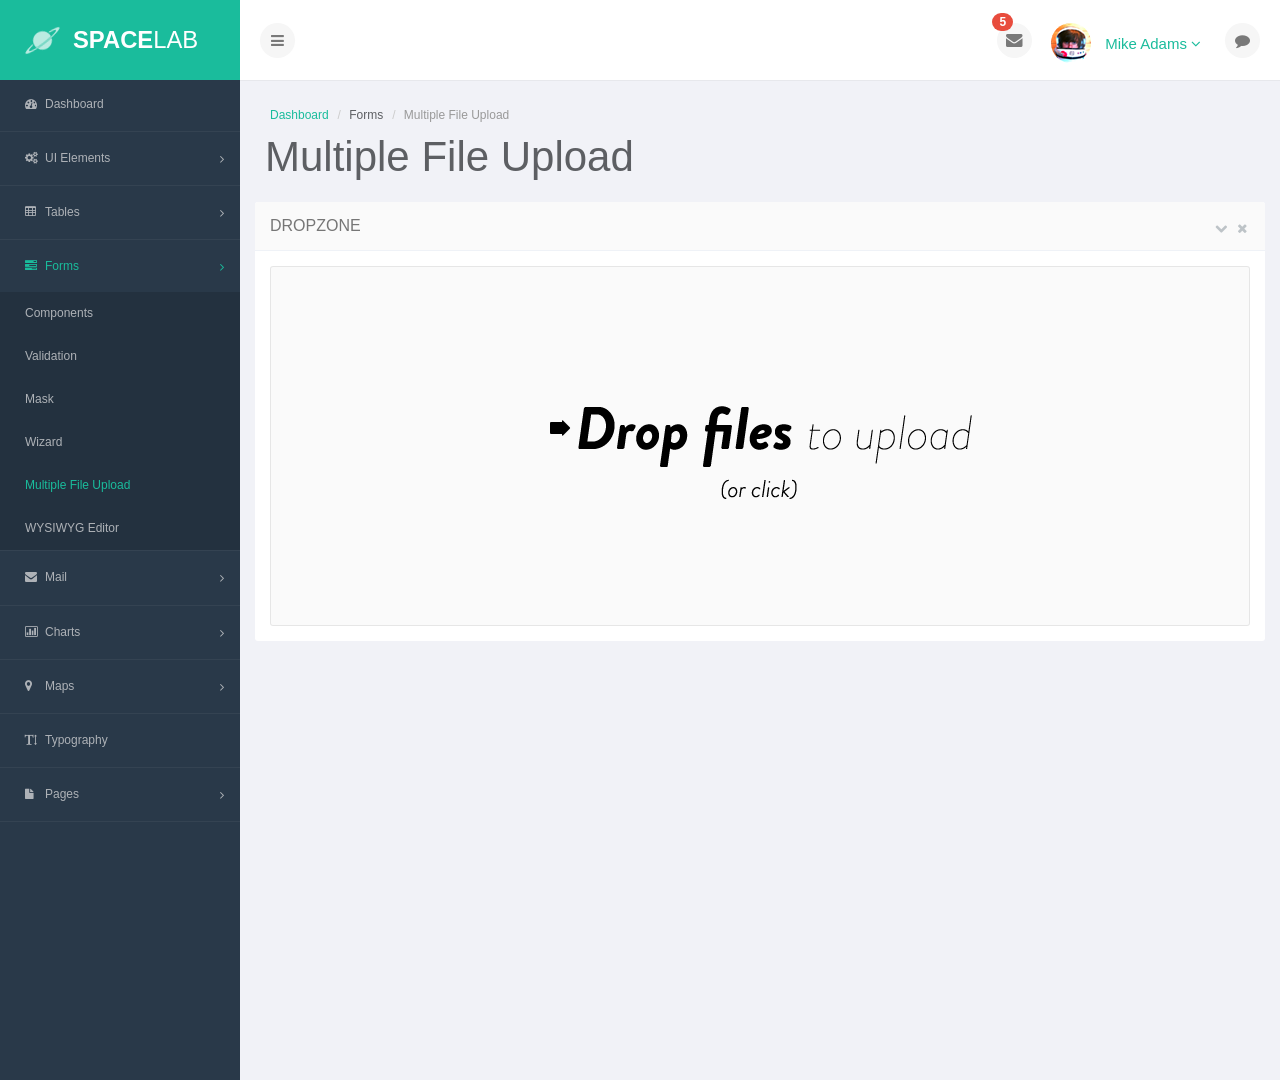
<file: Web后台模板/SpaceLab/forms-multiple-file.html>
<!DOCTYPE html>
<!--[if lt IE 7]>      <html class="no-js lt-ie9 lt-ie8 lt-ie7"> <![endif]-->
<!--[if IE 7]>         <html class="no-js lt-ie9 lt-ie8"> <![endif]-->
<!--[if IE 8]>         <html class="no-js lt-ie9"> <![endif]-->
<!--[if gt IE 8]><!-->
<html class="no-js">
<!--<![endif]-->

<head>
    <meta charset="utf-8">
    <meta http-equiv="X-UA-Compatible" content="IE=edge">
    <title>SpaceLab</title>
    <meta name="description" content="">
    <meta name="viewport" content="width=device-width, initial-scale=1.0, maximum-scale=1.0, user-scalable=no" />
    <!-- Favicon -->
    <link rel="shortcut icon" href="assets/img/favicon.ico" type="image/x-icon">
    <!-- Bootstrap core CSS -->
    <link rel="stylesheet" href="assets/plugins/bootstrap/css/bootstrap.min.css">
    <!-- Fonts from Font Awsome -->
    <link rel="stylesheet" href="assets/css/font-awesome.min.css">
    <!-- CSS Animate -->
    <link rel="stylesheet" href="assets/css/animate.css">
    <!-- Custom styles for this theme -->
    <link rel="stylesheet" href="assets/css/main.css">
    <!-- Drop Zone-->
    <link rel="stylesheet" href="assets/plugins/dropzone/css/dropzone.css">
    <link rel="stylesheet" href="assets/plugins/dropzone/css/basic.css">
    <!-- Fonts -->
    <!-- <link href='http://fonts.googleapis.com/css?family=Source+Sans+Pro:300,400,600,700,900,300italic,400italic,600italic,700italic,900italic' rel='stylesheet' type='text/css'>
    <link href='http://fonts.googleapis.com/css?family=Open+Sans:400,700' rel='stylesheet' type='text/css'> -->
    <!-- Feature detection -->
    <script src="assets/js/modernizr-2.6.2.min.js"></script>
    <!-- HTML5 shim and Respond.js IE8 support of HTML5 elements and media queries -->
    <!--[if lt IE 9]>
    <script src="assets/js/html5shiv.js"></script>
    <script src="assets/js/respond.min.js"></script>
    <![endif]-->
</head>

<body>
    <section id="container">
        <header id="header">
            <!--logo start-->
            <div class="brand">
                <a href="index.html" class="logo">
                    <span>Space</span>Lab</a>
            </div>
            <!--logo end-->
            <div class="toggle-navigation toggle-left">
                <button type="button" class="btn btn-default" id="toggle-left" data-toggle="tooltip" data-placement="right" title="Toggle Navigation">
                    <i class="fa fa-bars"></i>
                </button>
            </div>
            <div class="user-nav">
                <ul>
                    <li class="dropdown messages">
                        <span class="badge badge-danager animated bounceIn" id="new-messages">5</span>
                        <button type="button" class="btn btn-default dropdown-toggle options" id="toggle-mail" data-toggle="dropdown">
                            <i class="fa fa-envelope"></i>
                        </button>
                        <ul class="dropdown-menu alert animated fadeInDown">
                            <li>
                                <h1>You have
                                    <strong>5</strong>new messages</h1>
                            </li>
                            <li>
                                <a href="#">
                                    <div class="profile-photo">
                                        <img src="assets/img/avatar.gif" alt="" class="img-circle">
                                    </div>
                                    <div class="message-info">
                                        <span class="sender">James Bagian</span>
                                        <span class="time">30 mins</span>
                                        <div class="message-content">Lorem ipsum dolor sit amet, elit rutrum felis sed erat augue fusce...</div>
                                    </div>
                                </a>
                            </li>

                            <li>
                                <a href="#">
                                    <div class="profile-photo">
                                        <img src="assets/img/avatar1.gif" alt="" class="img-circle">
                                    </div>
                                    <div class="message-info">
                                        <span class="sender">Jeffrey Ashby</span>
                                        <span class="time">2 hour</span>
                                        <div class="message-content">hendrerit pellentesque, iure tincidunt, faucibus vitae dolor aliquam...</div>
                                    </div>
                                </a>
                            </li>

                            <li>
                                <a href="#">
                                    <div class="profile-photo">
                                        <img src="assets/img/avatar2.gif" alt="" class="img-circle">
                                    </div>
                                    <div class="message-info">
                                        <span class="sender">John Douey</span>
                                        <span class="time">3 hours</span>
                                        <div class="message-content">Penatibus suspendisse sit pellentesque eu accumsan condimentum nec...</div>
                                    </div>
                                </a>
                            </li>

                            <li>
                                <a href="#">
                                    <div class="profile-photo">
                                        <img src="assets/img/avatar3.gif" alt="" class="img-circle">
                                    </div>
                                    <div class="message-info">
                                        <span class="sender">Ellen Baker</span>
                                        <span class="time">7 hours</span>
                                        <div class="message-content">Sem dapibus in, orci bibendum faucibus tellus, justo arcu...</div>
                                    </div>
                                </a>
                            </li>
                            <li>
                                <a href="#">
                                    <div class="profile-photo">
                                        <img src="assets/img/avatar4.gif" alt="" class="img-circle">
                                    </div>
                                    <div class="message-info">
                                        <span class="sender">Ivan Bella</span>
                                        <span class="time">6 hours</span>
                                        <div class="message-content">Curabitur metus faucibus sapien elit, ante molestie sapien...</div>
                                    </div>
                                </a>
                            </li>
                            <li><a href="#">Check all messages <i class="fa fa-angle-right"></i></a>
                            </li>
                        </ul>

                    </li>
                    <li class="profile-photo">
                        <img src="assets/img/avatar.png" alt="" class="img-circle">
                    </li>
                    <li class="dropdown settings">
                        <a class="dropdown-toggle" data-toggle="dropdown" href="#">
                      Mike Adams <i class="fa fa-angle-down"></i>
                    </a>
                        <ul class="dropdown-menu animated fadeInDown">
                            <li>
                                <a href="#"><i class="fa fa-user"></i> Profile</a>
                            </li>
                            <li>
                                <a href="#"><i class="fa fa-calendar"></i> Calendar</a>
                            </li>
                            <li>
                                <a href="#"><i class="fa fa-envelope"></i> Inbox <span class="badge badge-danager" id="user-inbox">5</span></a>
                            </li>
                            <li>
                                <a href="#"><i class="fa fa-power-off"></i> Logout</a>
                            </li>
                        </ul>
                    </li>
                    <li>
                        <div class="toggle-navigation toggle-right">
                            <button type="button" class="btn btn-default" id="toggle-right">
                                <i class="fa fa-comment"></i>
                            </button>
                        </div>
                    </li>

                </ul>
            </div>
        </header>
        <!--sidebar start-->
        <aside class="sidebar">
            <div id="leftside-navigation" class="nano">
                <ul class="nano-content">
                    <li>
                        <a href="index.html"><i class="fa fa-dashboard"></i><span>Dashboard</span></a>
                    </li>
                    <li class="sub-menu">
                        <a href="javascript:void(0);"><i class="fa fa-cogs"></i><span>UI Elements</span><i class="arrow fa fa-angle-right pull-right"></i></a>
                        <ul>

                            <li><a href="ui-alerts-notifications.html">Alerts &amp; Notifications</a>
                            </li>
                            <li><a href="ui-panels.html">Panels</a>
                            </li>
                            <li><a href="ui-buttons.html">Buttons</a>
                            </li>
                            <li><a href="ui-slider-progress.html">Sliders &amp; Progress</a>
                            </li>
                            <li><a href="ui-modals-popups.html">Modals &amp; Popups</a>
                            </li>
                            <li><a href="ui-icons.html">Icons</a>
                            </li>
                            <li><a href="ui-grid.html">Grid</a>
                            </li>
                            <li><a href="ui-tabs-accordions.html">Tabs &amp; Accordions</a>
                            </li>
                            <li><a href="ui-nestable-list.html">Nestable Lists</a>
                            </li>
                        </ul>
                    </li>
                    <li class="sub-menu">
                        <a href="javascript:void(0);"><i class="fa fa-table"></i><span>Tables</span><i class="arrow fa fa-angle-right pull-right"></i></a>
                        <ul>
                            <li><a href="tables-basic.html">Basic Tables</a>
                            </li>

                            <li><a href="tables-data.html">Data Tables</a>
                            </li>
                        </ul>
                    </li>
                    <li class="sub-menu active">
                        <a href="javascript:void(0);"><i class="fa fa fa-tasks"></i><span>Forms</span><i class="arrow fa fa-angle-right pull-right"></i></a>
                        <ul>
                            <li><a href="forms-components.html">Components</a>
                            </li>
                            <li><a href="forms-validation.html">Validation</a>
                            </li>
                            <li><a href="forms-mask.html">Mask</a>
                            </li>
                            <li><a href="forms-wizard.html">Wizard</a>
                            </li>
                            <li class="active"><a href="forms-multiple-file.html">Multiple File Upload</a>
                            </li>
                            <li><a href="forms-wysiwyg.html">WYSIWYG Editor</a>
                            </li>
                        </ul>
                    </li>
                    <li class="sub-menu">
                        <a href="javascript:void(0);"><i class="fa fa-envelope"></i><span>Mail</span><i class="arrow fa fa-angle-right pull-right"></i></a>
                        <ul>
                            <li><a href="mail-inbox.html">Inbox</a>
                            </li>
                            <li><a href="mail-compose.html">Compose Mail</a>
                            </li>
                        </ul>
                    </li>
                    <li class="sub-menu">
                        <a href="javascript:void(0);"><i class="fa fa-bar-chart-o"></i><span>Charts</span><i class="arrow fa fa-angle-right pull-right"></i></a>
                        <ul>
                            <li><a href="charts-chartjs.html">Chartjs</a>
                            </li>
                            <li><a href="charts-morris.html">Morris</a>
                            </li>
                            <li><a href="charts-c3.html">C3 Charts</a>
                            </li>
                        </ul>
                    </li>
                    <li class="sub-menu">
                        <a href="javascript:void(0);"><i class="fa fa-map-marker"></i><span>Maps</span><i class="arrow fa fa-angle-right pull-right"></i></a>
                        <ul>
                            <li><a href="map-google.html">Google Map</a>
                            </li>
                            <li><a href="map-vector.html">Vector Map</a>
                            </li>
                        </ul>
                    </li>
                    <li class="sub-menu">
                        <a href="typography.html"><i class="fa fa-text-height"></i><span>Typography</span></a>
                    </li>
                    <li class="sub-menu">
                        <a href="javascript:void(0);"><i class="fa fa-file"></i><span>Pages</span><i class="arrow fa fa-angle-right pull-right"></i></a>
                        <ul>
                            <li><a href="pages-blank.html">Blank Page</a>
                            </li>
                            <li><a href="pages-login.html">Login</a>
                            </li>
                            <li><a href="pages-sign-up.html">Sign Up</a>
                            </li>
                            <li><a href="pages-calendar.html">Calendar</a>
                            </li>
                            <li><a href="pages-timeline.html">Timeline</a>
                            </li>
                            <li><a href="pages-404.html">404</a>
                            </li>
                            <li><a href="pages-500.html">500</a>
                            </li>
                        </ul>
                    </li>
                </ul>
            </div>

        </aside>
        <!--sidebar end-->
        <!--main content start-->
        <section class="main-content-wrapper">
            <section id="main-content">
                <div class="row">
                    <div class="col-md-12">
                        <!--breadcrumbs start -->
                        <ul class="breadcrumb">
                            <li><a href="#">Dashboard</a>
                            </li>
                            <li>Forms</li>
                            <li class="active">Multiple File Upload</li>
                        </ul>
                        <!--breadcrumbs end -->
                        <h1 class="h1">Multiple File Upload</h1>
                    </div>
                </div>
                <div class="row">
                    <div class="col-md-12">
                        <div class="panel panel-default">
                            <div class="panel-heading">
                                <h3 class="panel-title">Dropzone</h3>
                                <div class="actions pull-right">
                                    <i class="fa fa-chevron-down"></i>
                                    <i class="fa fa-times"></i>
                                </div>
                            </div>
                            <div class="panel-body">
                                <form action="forms-upload.php" class="dropzone" id="my-awesome-dropzone" enctype="multipart/form-data">
                                </form>

                            </div>
                        </div>
                    </div>
                </div>


            </section>
        </section>
        <!--main content end-->
        <!--sidebar right start-->
        <aside class="sidebarRight">
            <div id="rightside-navigation">
                <div class="sidebar-heading"><i class="fa fa-user"></i> Contacts</div>
                <div class="sidebar-title">online</div>
                <div class="list-contacts">
                    <a href="javascript:void(0)" class="list-item">
                        <div class="list-item-image">
                            <img src="assets/img/avatar.gif" class="img-circle">
                        </div>
                        <div class="list-item-content">
                            <h4>James Bagian</h4>
                            <p>Los Angeles, CA</p>
                        </div>
                        <div class="item-status item-status-online"></div>
                    </a>
                    <a href="javascript:void(0)" class="list-item">
                        <div class="list-item-image">
                            <img src="assets/img/avatar1.gif" class="img-circle">
                        </div>
                        <div class="list-item-content">
                            <h4>Jeffrey Ashby</h4>
                            <p>New York, NY</p>
                        </div>
                        <div class="item-status item-status-online"></div>
                    </a>
                    <a href="javascript:void(0)" class="list-item">
                        <div class="list-item-image">
                            <img src="assets/img/avatar2.gif" class="img-circle">
                        </div>
                        <div class="list-item-content">
                            <h4>John Douey</h4>
                            <p>Dallas, TX</p>
                        </div>
                        <div class="item-status item-status-online"></div>
                    </a>
                    <a href="javascript:void(0)" class="list-item">
                        <div class="list-item-image">
                            <img src="assets/img/avatar3.gif" class="img-circle">
                        </div>
                        <div class="list-item-content">
                            <h4>Ellen Baker</h4>
                            <p>London</p>
                        </div>
                        <div class="item-status item-status-away"></div>
                    </a>
                </div>

                <div class="sidebar-title">offline</div>
                <div class="list-contacts">
                    <a href="javascript:void(0)" class="list-item">
                        <div class="list-item-image">
                            <img src="assets/img/avatar4.gif" class="img-circle">
                        </div>
                        <div class="list-item-content">
                            <h4>Ivan Bella</h4>
                            <p>Tokyo, Japan</p>
                        </div>
                        <div class="item-status"></div>
                    </a>
                    <a href="javascript:void(0)" class="list-item">
                        <div class="list-item-image">
                            <img src="assets/img/avatar5.gif" class="img-circle">
                        </div>
                        <div class="list-item-content">
                            <h4>Gerald Carr</h4>
                            <p>Seattle, WA</p>
                        </div>
                        <div class="item-status"></div>
                    </a>
                    <a href="javascript:void(0)" class="list-item">
                        <div class="list-item-image">
                            <img src="assets/img/avatar6.gif" class="img-circle">
                        </div>
                        <div class="list-item-content">
                            <h4>Viktor Gorbatko</h4>
                            <p>Palo Alto, CA</p>
                        </div>
                        <div class="item-status"></div>
                    </a>
                </div>
            </div>
        </aside>
        <!--sidebar right end-->
    </section>
    <!--Global JS-->
    <script src="assets/js/jquery-1.10.2.min.js"></script>
    <script src="assets/plugins/bootstrap/js/bootstrap.min.js"></script>
    <script src="assets/plugins/waypoints/waypoints.min.js"></script>
    <script src="assets/js/application.js"></script>
    <!--Page Level JS-->
    <script src="assets/plugins/dropzone/js/dropzone.min.js"></script>

</body>

</html>
</file>
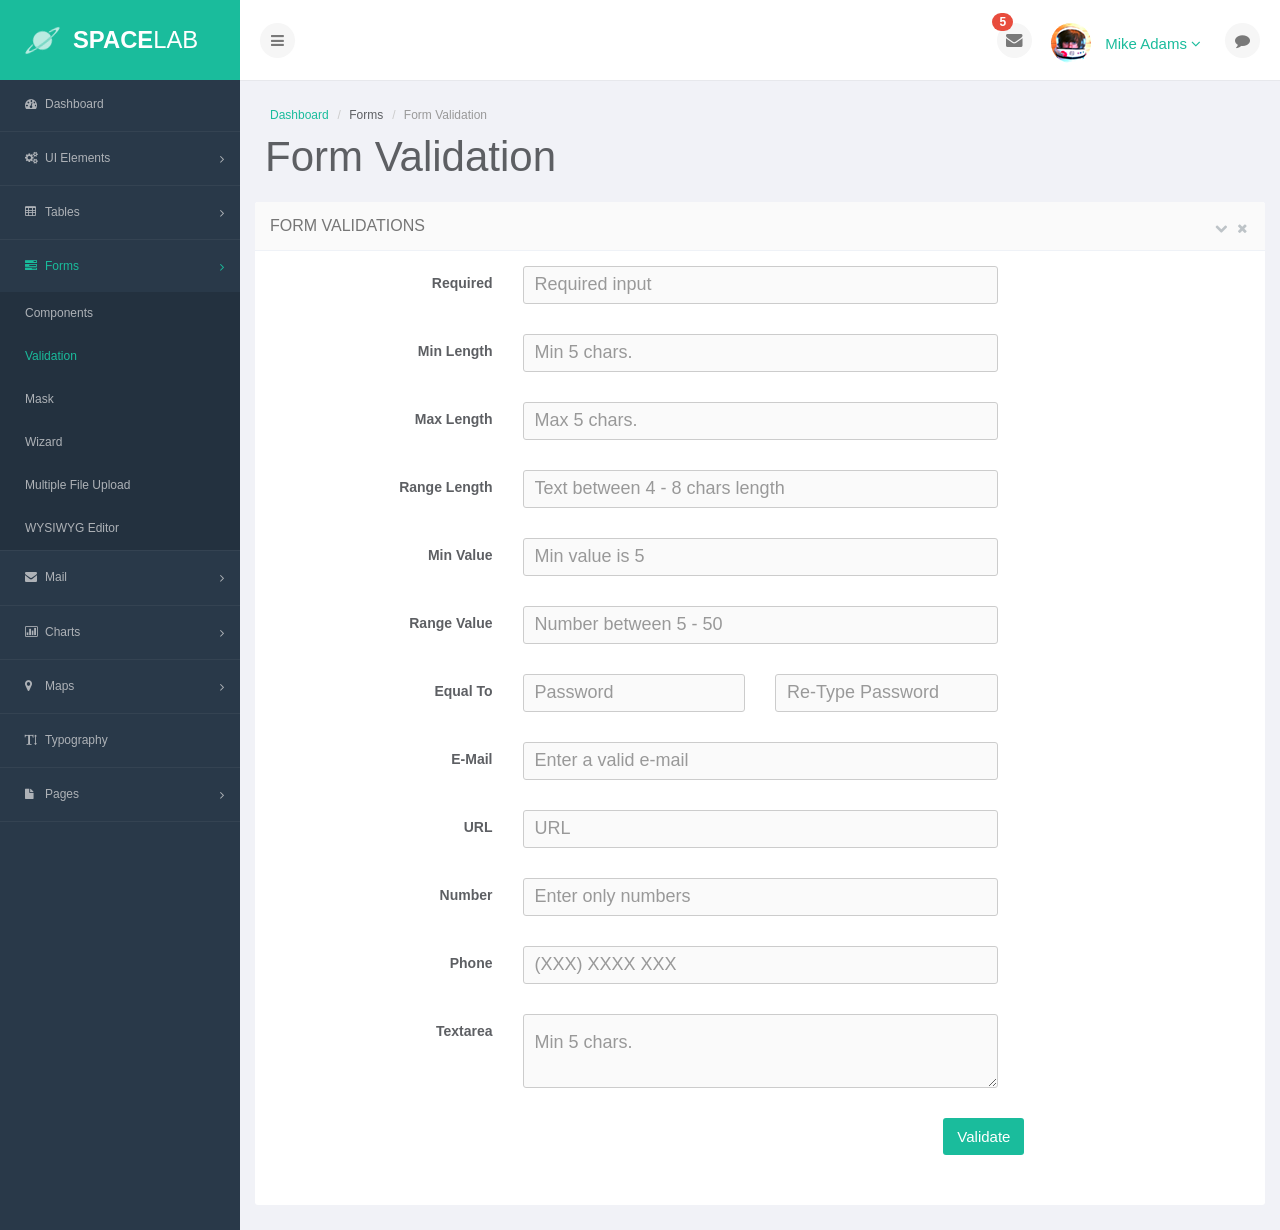
<file: Web后台模板/SpaceLab/forms-validation.html>
<!DOCTYPE html>
<!--[if lt IE 7]>      <html class="no-js lt-ie9 lt-ie8 lt-ie7"> <![endif]-->
<!--[if IE 7]>         <html class="no-js lt-ie9 lt-ie8"> <![endif]-->
<!--[if IE 8]>         <html class="no-js lt-ie9"> <![endif]-->
<!--[if gt IE 8]><!-->
<html class="no-js">
<!--<![endif]-->

<head>
    <meta charset="utf-8">
    <meta http-equiv="X-UA-Compatible" content="IE=edge">
    <title>SpaceLab</title>
    <meta name="description" content="">
    <meta name="viewport" content="width=device-width, initial-scale=1.0, maximum-scale=1.0, user-scalable=no" />
    <!-- Favicon -->
    <link rel="shortcut icon" href="assets/img/favicon.ico" type="image/x-icon">
    <!-- Bootstrap core CSS -->
    <link rel="stylesheet" href="assets/plugins/bootstrap/css/bootstrap.min.css">
    <!-- Fonts from Font Awsome -->
    <link rel="stylesheet" href="assets/css/font-awesome.min.css">
    <!-- CSS Animate -->
    <link rel="stylesheet" href="assets/css/animate.css">
    <!-- Custom styles for this theme -->
    <link rel="stylesheet" href="assets/css/main.css">
    <!-- iCheck-->
    <link rel="stylesheet" href="assets/plugins/icheck/css/_all.css">
    <!-- Fonts -->
    <!-- <link href='http://fonts.googleapis.com/css?family=Source+Sans+Pro:300,400,600,700,900,300italic,400italic,600italic,700italic,900italic' rel='stylesheet' type='text/css'>
    <link href='http://fonts.googleapis.com/css?family=Open+Sans:400,700' rel='stylesheet' type='text/css'> -->
    <!-- Feature detection -->
    <script src="assets/js/modernizr-2.6.2.min.js"></script>
    <!-- HTML5 shim and Respond.js IE8 support of HTML5 elements and media queries -->
    <!--[if lt IE 9]>
    <script src="assets/js/html5shiv.js"></script>
    <script src="assets/js/respond.min.js"></script>
    <![endif]-->
</head>

<body>
    <section id="container">
        <header id="header">
            <!--logo start-->
            <div class="brand">
                <a href="index.html" class="logo"><span>Space</span>Lab</a>
            </div>
            <!--logo end-->
            <div class="toggle-navigation toggle-left">
                <button type="button" class="btn btn-default" id="toggle-left" data-toggle="tooltip" data-placement="right" title="Toggle Navigation">
                    <i class="fa fa-bars"></i>
                </button>
            </div>
            <div class="user-nav">
                <ul>
                    <li class="dropdown messages">
                        <span class="badge badge-danager animated bounceIn" id="new-messages">5</span>
                        <button type="button" class="btn btn-default dropdown-toggle options" id="toggle-mail" data-toggle="dropdown">
                            <i class="fa fa-envelope"></i>
                        </button>
                        <ul class="dropdown-menu alert animated fadeInDown">
                            <li>
                                <h1>You have <strong>5</strong> new messages</h1>
                            </li>
                            <li>
                                <a href="#">
                                    <div class="profile-photo">
                                        <img src="assets/img/avatar.gif" alt="" class="img-circle">
                                    </div>
                                    <div class="message-info">
                                        <span class="sender">James Bagian</span>
                                        <span class="time">30 mins</span>
                                        <div class="message-content">Lorem ipsum dolor sit amet, elit rutrum felis sed erat augue fusce...</div>
                                    </div>
                                </a>
                            </li>

                            <li>
                                <a href="#">
                                    <div class="profile-photo">
                                        <img src="assets/img/avatar1.gif" alt="" class="img-circle">
                                    </div>
                                    <div class="message-info">
                                        <span class="sender">Jeffrey Ashby</span>
                                        <span class="time">2 hour</span>
                                        <div class="message-content">hendrerit pellentesque, iure tincidunt, faucibus vitae dolor aliquam...</div>
                                    </div>
                                </a>
                            </li>

                            <li>
                                <a href="#">
                                    <div class="profile-photo">
                                        <img src="assets/img/avatar2.gif" alt="" class="img-circle">
                                    </div>
                                    <div class="message-info">
                                        <span class="sender">John Douey</span>
                                        <span class="time">3 hours</span>
                                        <div class="message-content">Penatibus suspendisse sit pellentesque eu accumsan condimentum nec...</div>
                                    </div>
                                </a>
                            </li>

                            <li>
                                <a href="#">
                                    <div class="profile-photo">
                                        <img src="assets/img/avatar3.gif" alt="" class="img-circle">
                                    </div>
                                    <div class="message-info">
                                        <span class="sender">Ellen Baker</span>
                                        <span class="time">7 hours</span>
                                        <div class="message-content">Sem dapibus in, orci bibendum faucibus tellus, justo arcu...</div>
                                    </div>
                                </a>
                            </li>
                            <li>
                                <a href="#">
                                    <div class="profile-photo">
                                        <img src="assets/img/avatar4.gif" alt="" class="img-circle">
                                    </div>
                                    <div class="message-info">
                                        <span class="sender">Ivan Bella</span>
                                        <span class="time">6 hours</span>
                                        <div class="message-content">Curabitur metus faucibus sapien elit, ante molestie sapien...</div>
                                    </div>
                                </a>
                            </li>
                            <li><a href="#">Check all messages <i class="fa fa-angle-right"></i></a>
                            </li>
                        </ul>

                    </li>
                    <li class="profile-photo">
                        <img src="assets/img/avatar.png" alt="" class="img-circle">
                    </li>
                    <li class="dropdown settings">
                        <a class="dropdown-toggle" data-toggle="dropdown" href="#">
                      Mike Adams <i class="fa fa-angle-down"></i>
                    </a>
                        <ul class="dropdown-menu animated fadeInDown">
                            <li>
                                <a href="#"><i class="fa fa-user"></i> Profile</a>
                            </li>
                            <li>
                                <a href="#"><i class="fa fa-calendar"></i> Calendar</a>
                            </li>
                            <li>
                                <a href="#"><i class="fa fa-envelope"></i> Inbox <span class="badge badge-danager" id="user-inbox">5</span></a>
                            </li>
                            <li>
                                <a href="#"><i class="fa fa-power-off"></i> Logout</a>
                            </li>
                        </ul>
                    </li>
                    <li>
                        <div class="toggle-navigation toggle-right">
                            <button type="button" class="btn btn-default" id="toggle-right">
                                <i class="fa fa-comment"></i>
                            </button>
                        </div>
                    </li>

                </ul>
            </div>
        </header>
        <!--sidebar start-->
        <aside class="sidebar">
            <div id="leftside-navigation" class="nano">
                <ul class="nano-content">
                    <li>
                        <a href="index.html"><i class="fa fa-dashboard"></i><span>Dashboard</span></a>
                    </li>
                    <li class="sub-menu">
                        <a href="javascript:void(0);"><i class="fa fa-cogs"></i><span>UI Elements</span><i class="arrow fa fa-angle-right pull-right"></i></a>
                        <ul>

                            <li><a href="ui-alerts-notifications.html">Alerts &amp; Notifications</a>
                            </li>
                            <li><a href="ui-panels.html">Panels</a>
                            </li>
                            <li><a href="ui-buttons.html">Buttons</a>
                            </li>
                            <li><a href="ui-slider-progress.html">Sliders &amp; Progress</a>
                            </li>
                            <li><a href="ui-modals-popups.html">Modals &amp; Popups</a>
                            </li>
                            <li><a href="ui-icons.html">Icons</a>
                            </li>
                            <li><a href="ui-grid.html">Grid</a>
                            </li>
                            <li><a href="ui-tabs-accordions.html">Tabs &amp; Accordions</a>
                            </li>
                            <li><a href="ui-nestable-list.html">Nestable Lists</a>
                            </li>
                        </ul>
                    </li>
                    <li class="sub-menu">
                        <a href="javascript:void(0);"><i class="fa fa-table"></i><span>Tables</span><i class="arrow fa fa-angle-right pull-right"></i></a>
                        <ul>
                            <li><a href="tables-basic.html">Basic Tables</a>
                            </li>

                            <li><a href="tables-data.html">Data Tables</a>
                            </li>
                        </ul>
                    </li>
                    <li class="sub-menu active">
                        <a href="javascript:void(0);"><i class="fa fa fa-tasks"></i><span>Forms</span><i class="arrow fa fa-angle-right pull-right"></i></a>
                        <ul>
                            <li><a href="forms-components.html">Components</a>
                            </li>
                            <li class="active"><a href="forms-validation.html">Validation</a>
                            </li>
                            <li><a href="forms-mask.html">Mask</a>
                            </li>
                            <li><a href="forms-wizard.html">Wizard</a>
                            </li>
                            <li><a href="forms-multiple-file.html">Multiple File Upload</a>
                            </li>
                            <li><a href="forms-wysiwyg.html">WYSIWYG Editor</a>
                            </li>
                        </ul>
                    </li>
                    <li class="sub-menu">
                        <a href="javascript:void(0);"><i class="fa fa-envelope"></i><span>Mail</span><i class="arrow fa fa-angle-right pull-right"></i></a>
                        <ul>
                            <li><a href="mail-inbox.html">Inbox</a>
                            </li>
                            <li><a href="mail-compose.html">Compose Mail</a>
                            </li>
                        </ul>
                    </li>
                    <li class="sub-menu">
                        <a href="javascript:void(0);"><i class="fa fa-bar-chart-o"></i><span>Charts</span><i class="arrow fa fa-angle-right pull-right"></i></a>
                        <ul>
                            <li><a href="charts-chartjs.html">Chartjs</a>
                            </li>
                            <li><a href="charts-morris.html">Morris</a>
                            </li>
                          <li><a href="charts-c3.html">C3 Charts</a></li>
                        </ul>
                    </li>
                    <li class="sub-menu">
                        <a href="javascript:void(0);"><i class="fa fa-map-marker"></i><span>Maps</span><i class="arrow fa fa-angle-right pull-right"></i></a>
                        <ul>
                            <li><a href="map-google.html">Google Map</a>
                            </li>
                            <li><a href="map-vector.html">Vector Map</a>
                            </li>
                        </ul>
                    </li>
                    <li class="sub-menu">
                        <a href="typography.html"><i class="fa fa-text-height"></i><span>Typography</span></a>
                    </li>
                    <li class="sub-menu">
                        <a href="javascript:void(0);"><i class="fa fa-file"></i><span>Pages</span><i class="arrow fa fa-angle-right pull-right"></i></a>
                        <ul>
                            <li><a href="pages-blank.html">Blank Page</a>
                            </li>
                            <li><a href="pages-login.html">Login</a>
                            </li>
                            <li><a href="pages-sign-up.html">Sign Up</a>
                            </li>
                            <li><a href="pages-calendar.html">Calendar</a>
                            </li>
                            <li><a href="pages-timeline.html">Timeline</a>
                            </li>
                            <li><a href="pages-404.html">404</a>
                            </li>
                            <li><a href="pages-500.html">500</a>
                            </li>
                        </ul>
                    </li>
                </ul>
            </div>

        </aside>
        <!--sidebar end-->
        <!--main content start-->
        <section class="main-content-wrapper">
            <section id="main-content">
                <div class="row">
                    <div class="col-md-12">
                        <!--breadcrumbs start -->
                        <ul class="breadcrumb">
                            <li><a href="#">Dashboard</a>
                            </li>
                            <li>Forms</li>
                            <li class="active">Form Validation</li>
                        </ul>
                        <!--breadcrumbs end -->
                        <h1 class="h1">Form Validation</h1>
                    </div>
                </div>
                <div class="row">
                    <div class="col-md-12">
                        <div class="panel panel-default">
                            <div class="panel-heading">
                                <h3 class="panel-title">Form Validations</h3>
                                <div class="actions pull-right">
                                    <i class="fa fa-chevron-down"></i>
                                    <i class="fa fa-times"></i>
                                </div>
                            </div>
                            <div class="panel-body">

                                <form class="form-horizontal form-border" method="post" action="a.html" id="form">
                                    <div class="form-group">
                                        <label class="col-sm-3 control-label">Required</label>
                                        <div class="col-sm-6">
                                            <input type="text" class="form-control" name="input1" id="input1" required="" placeholder="Required input">
                                        </div>
                                    </div>
                                    <div class="form-group">
                                        <label class="col-sm-3 control-label">Min Length</label>
                                        <div class="col-sm-6">
                                            <input type="text" class="form-control" name="input2" id="input2" required="" placeholder="Min 5 chars.">
                                        </div>
                                    </div>
                                    <div class="form-group">
                                        <label class="col-sm-3 control-label">Max Length</label>
                                        <div class="col-sm-6">
                                            <input type="text" class="form-control" required="" name="input3" id="input3" placeholder="Max 5 chars.">
                                        </div>
                                    </div>
                                    <div class="form-group">
                                        <label class="col-sm-3 control-label">Range Length</label>
                                        <div class="col-sm-6">
                                            <input type="text" class="form-control" required="" name="input4" id="input4" placeholder="Text between 4 - 8 chars length">
                                        </div>
                                    </div>
                                    <div class="form-group">
                                        <label class="col-sm-3 control-label">Min Value</label>
                                        <div class="col-sm-6">
                                            <input type="text" class="form-control" required="" name="input5" id="input5" placeholder="Min value is 5">
                                        </div>
                                    </div>
                                    <div class="form-group">
                                        <label class="col-sm-3 control-label">Range Value</label>
                                        <div class="col-sm-6">
                                            <input type="text" class="form-control " required="" name="input6" id="input6" placeholder="Number between 5 - 50">
                                        </div>
                                    </div>
                                    <div class="form-group">
                                        <label class="col-sm-3 control-label">Equal To</label>
                                        <div class="col-sm-3">
                                            <input type="password" class="form-control " name="input7" id="input7" required="" placeholder="Password">
                                        </div>
                                        <div class="col-sm-3">
                                            <input type="password" class="form-control " required="" name="input8" id="input8" placeholder="Re-Type Password">
                                        </div>
                                    </div>
                                    <div class="form-group">
                                        <label class="col-sm-3 control-label">E-Mail</label>
                                        <div class="col-sm-6">
                                            <input type="email" class="form-control " required="" name="input9" id="input9" placeholder="Enter a valid e-mail">
                                        </div>
                                    </div>
                                    <div class="form-group">
                                        <label class="col-sm-3 control-label">URL</label>
                                        <div class="col-sm-6">
                                            <input type="url" class="form-control " name="input10" id="input10" required="" placeholder="URL">
                                        </div>
                                    </div>
                                    <div class="form-group">
                                        <label class="col-sm-3 control-label">Number</label>
                                        <div class="col-sm-6">
                                            <input type="text" class="form-control " name="input11" id="input11" required="" placeholder="Enter only numbers">
                                        </div>
                                    </div>
                                    <div class="form-group">
                                        <label class="col-sm-3 control-label">Phone</label>
                                        <div class="col-sm-6">
                                            <input type="text" class="form-control" name="input12" id="input12" required="" placeholder="(XXX) XXXX XXX">
                                        </div>
                                    </div>
                                    <div class="form-group">
                                        <label class="col-sm-3 control-label">Textarea</label>
                                        <div class="col-sm-6">
                                            <textarea class="form-control" name="input13" id="input13" placeholder="Min 5 chars."></textarea>
                                        </div>
                                    </div>
                                    <div class="form-group">
                                        <div class="col-sm-offset-8 col-sm-10">
                                            <button type="submit" class="btn btn-primary">Validate</button>
                                        </div>
                                    </div>
                                </form>


                            </div>
                        </div>
                    </div>
                </div>

            </section>
        </section>
        <!--main content end-->
        <!--sidebar right start-->
        <aside class="sidebarRight">
            <div id="rightside-navigation">
                <div class="sidebar-heading"><i class="fa fa-user"></i> Contacts</div>
                <div class="sidebar-title">online</div>
                <div class="list-contacts">
                    <a href="javascript:void(0)" class="list-item">
                        <div class="list-item-image">
                            <img src="assets/img/avatar.gif" class="img-circle">
                        </div>
                        <div class="list-item-content">
                            <h4>James Bagian</h4>
                            <p>Los Angeles, CA</p>
                        </div>
                        <div class="item-status item-status-online"></div>
                    </a>
                    <a href="javascript:void(0)" class="list-item">
                        <div class="list-item-image">
                            <img src="assets/img/avatar1.gif" class="img-circle">
                        </div>
                        <div class="list-item-content">
                            <h4>Jeffrey Ashby</h4>
                            <p>New York, NY</p>
                        </div>
                        <div class="item-status item-status-online"></div>
                    </a>
                    <a href="javascript:void(0)" class="list-item">
                        <div class="list-item-image">
                            <img src="assets/img/avatar2.gif" class="img-circle">
                        </div>
                        <div class="list-item-content">
                            <h4>John Douey</h4>
                            <p>Dallas, TX</p>
                        </div>
                        <div class="item-status item-status-online"></div>
                    </a>
                    <a href="javascript:void(0)" class="list-item">
                        <div class="list-item-image">
                            <img src="assets/img/avatar3.gif" class="img-circle">
                        </div>
                        <div class="list-item-content">
                            <h4>Ellen Baker</h4>
                            <p>London</p>
                        </div>
                        <div class="item-status item-status-away"></div>
                    </a>
                </div>

                <div class="sidebar-title">offline</div>
                <div class="list-contacts">
                    <a href="javascript:void(0)" class="list-item">
                        <div class="list-item-image">
                            <img src="assets/img/avatar4.gif" class="img-circle">
                        </div>
                        <div class="list-item-content">
                            <h4>Ivan Bella</h4>
                            <p>Tokyo, Japan</p>
                        </div>
                        <div class="item-status"></div>
                    </a>
                    <a href="javascript:void(0)" class="list-item">
                        <div class="list-item-image">
                            <img src="assets/img/avatar5.gif" class="img-circle">
                        </div>
                        <div class="list-item-content">
                            <h4>Gerald Carr</h4>
                            <p>Seattle, WA</p>
                        </div>
                        <div class="item-status"></div>
                    </a>
                    <a href="javascript:void(0)" class="list-item">
                        <div class="list-item-image">
                            <img src="assets/img/avatar6.gif" class="img-circle">
                        </div>
                        <div class="list-item-content">
                            <h4>Viktor Gorbatko</h4>
                            <p>Palo Alto, CA</p>
                        </div>
                        <div class="item-status"></div>
                    </a>
                </div>
            </div>
        </aside>
        <!--sidebar right end-->
    </section>
    <script src="assets/js/jquery-1.10.2.min.js"></script>
    <script src="assets/plugins/bootstrap/js/bootstrap.min.js"></script>
    <script src="assets/plugins/waypoints/waypoints.min.js"></script>
    <script src="assets/js/application.js"></script>
    <!--Page Level JS-->
    <script src="assets/plugins/icheck/js/icheck.min.js"></script>
    <script src="assets/plugins/validation/js/jquery.validate.min.js"></script>
    <script src="assets/plugins/validation/js/jquery.validate.min.js"></script>
    <script>
        $(document).ready(function() {
            $('#form').validate({
                rules: {
                    input1: {
                        required: true
                    },
                    input2: {
                        minlength: 5,
                        required: true
                    },
                    input3: {
                        maxlength: 5,
                        required: true
                    },
                    input4: {
                        required: true,
                        minlength: 4,
                        maxlength: 8
                    },
                    input5: {
                        required: true,
                        min: 5
                    },
                    input6: {
                        required: true,
                        range: [5, 50]
                    },
                    input7: {
                        minlength: 5
                    },
                    input8: {
                        required: true,
                        minlength: 5,
                        equalTo: "#input7"
                    },
                    input9: {
                        required: true,
                        email: true
                    },
                    input10: {
                        required: true,
                        url: true
                    },
                    input11: {
                        required: true,
                        digits: true
                    },
                    input12: {
                        required: true,
                        phoneUS: true
                    },
                    input13: {
                        required: true,
                        minlength: 5
                    }
                },
                highlight: function(element) {
                    $(element).closest('.form-group').removeClass('success').addClass('error');
                },
                success: function(element) {
                    element.text('OK!').addClass('valid')
                        .closest('.form-group').removeClass('error').addClass('success');
                        console.log(1);
                }
            });
        });
    </script>

</body>

</html>
</file>
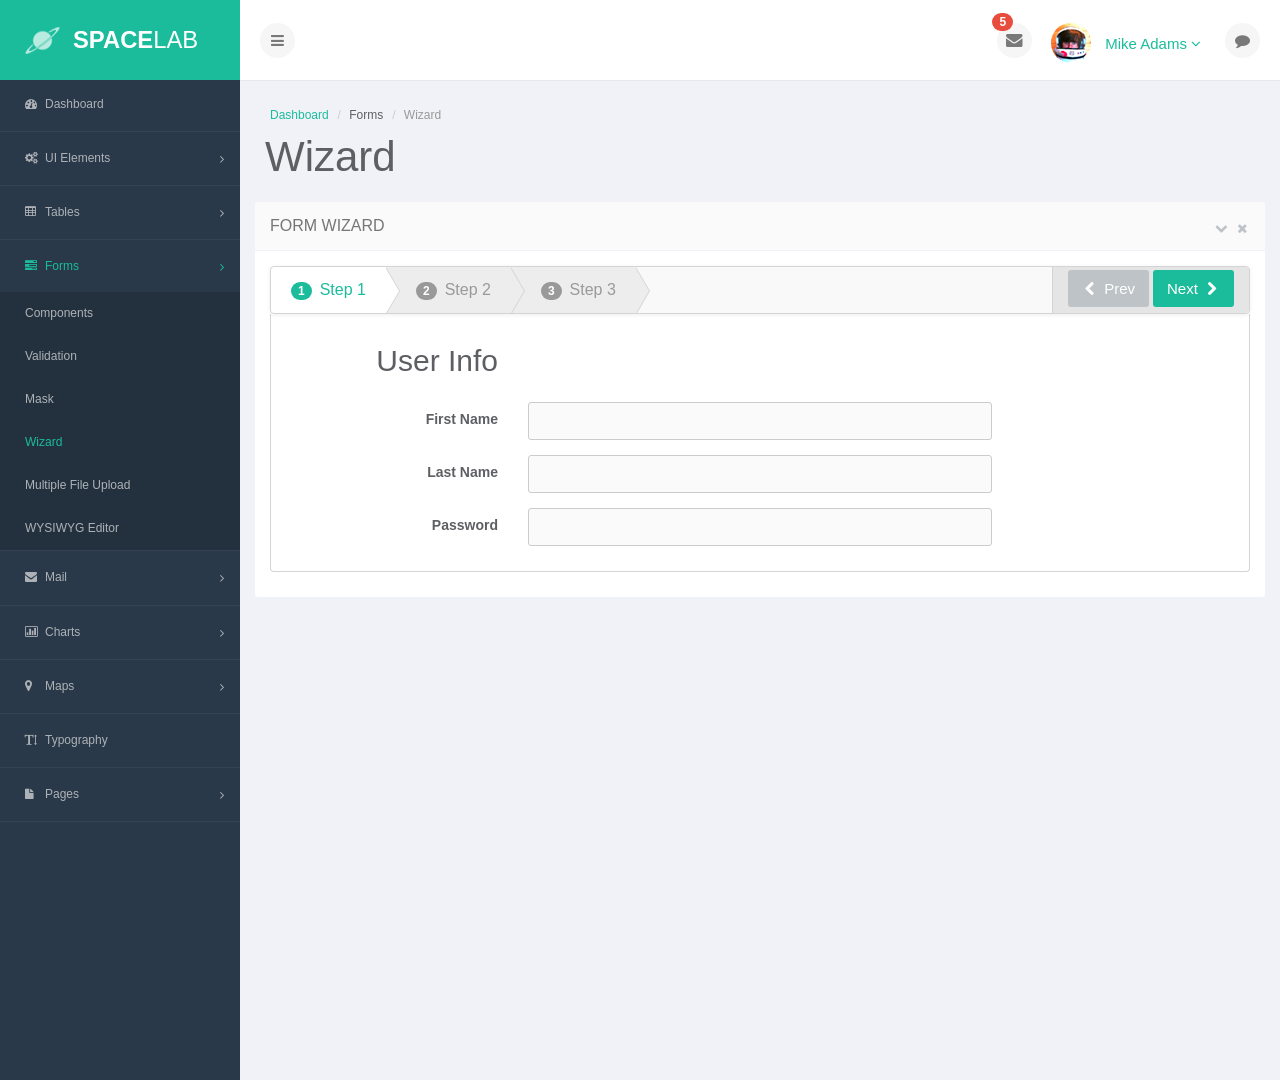
<file: Web后台模板/SpaceLab/forms-wizard.html>
<!DOCTYPE html>
<!--[if lt IE 7]>      <html class="no-js lt-ie9 lt-ie8 lt-ie7"> <![endif]-->
<!--[if IE 7]>         <html class="no-js lt-ie9 lt-ie8"> <![endif]-->
<!--[if IE 8]>         <html class="no-js lt-ie9"> <![endif]-->
<!--[if gt IE 8]><!-->
<html class="no-js">
<!--<![endif]-->

<head>
    <meta charset="utf-8">
    <meta http-equiv="X-UA-Compatible" content="IE=edge">
    <title>SpaceLab</title>
    <meta name="description" content="">
    <meta name="viewport" content="width=device-width, initial-scale=1.0, maximum-scale=1.0, user-scalable=no" />
    <!-- Favicon -->
    <link rel="shortcut icon" href="assets/img/favicon.ico" type="image/x-icon">
    <!-- Bootstrap core CSS -->
    <link rel="stylesheet" href="assets/plugins/bootstrap/css/bootstrap.min.css">
    <!-- Fonts from Font Awsome -->
    <link rel="stylesheet" href="assets/css/font-awesome.min.css">
    <!-- CSS Animate -->
    <link rel="stylesheet" href="assets/css/animate.css">
    <!-- Custom styles for this theme -->
    <link rel="stylesheet" href="assets/css/main.css">
    <!-- Fonts -->
    <!-- <link href='http://fonts.googleapis.com/css?family=Source+Sans+Pro:300,400,600,700,900,300italic,400italic,600italic,700italic,900italic' rel='stylesheet' type='text/css'>
    <link href='http://fonts.googleapis.com/css?family=Open+Sans:400,700' rel='stylesheet' type='text/css'> -->
    <!-- Feature detection -->
    <script src="assets/js/modernizr-2.6.2.min.js"></script>
    <!-- HTML5 shim and Respond.js IE8 support of HTML5 elements and media queries -->
    <!--[if lt IE 9]>
    <script src="assets/js/html5shiv.js"></script>
    <script src="assets/js/respond.min.js"></script>
    <![endif]-->
</head>

<body>
    <section id="container">
        <header id="header">
            <!--logo start-->
            <div class="brand">
                <a href="index.html" class="logo">
                    <span>Space</span>Lab</a>
            </div>
            <!--logo end-->
            <div class="toggle-navigation toggle-left">
                <button type="button" class="btn btn-default" id="toggle-left" data-toggle="tooltip" data-placement="right" title="Toggle Navigation">
                    <i class="fa fa-bars"></i>
                </button>
            </div>
            <div class="user-nav">
                <ul>
                    <li class="dropdown messages">
                        <span class="badge badge-danager animated bounceIn" id="new-messages">5</span>
                        <button type="button" class="btn btn-default dropdown-toggle options" id="toggle-mail" data-toggle="dropdown">
                            <i class="fa fa-envelope"></i>
                        </button>
                        <ul class="dropdown-menu alert animated fadeInDown">
                            <li>
                                <h1>You have
                                    <strong>5</strong>new messages</h1>
                            </li>
                            <li>
                                <a href="#">
                                    <div class="profile-photo">
                                        <img src="assets/img/avatar.gif" alt="" class="img-circle">
                                    </div>
                                    <div class="message-info">
                                        <span class="sender">James Bagian</span>
                                        <span class="time">30 mins</span>
                                        <div class="message-content">Lorem ipsum dolor sit amet, elit rutrum felis sed erat augue fusce...</div>
                                    </div>
                                </a>
                            </li>

                            <li>
                                <a href="#">
                                    <div class="profile-photo">
                                        <img src="assets/img/avatar1.gif" alt="" class="img-circle">
                                    </div>
                                    <div class="message-info">
                                        <span class="sender">Jeffrey Ashby</span>
                                        <span class="time">2 hour</span>
                                        <div class="message-content">hendrerit pellentesque, iure tincidunt, faucibus vitae dolor aliquam...</div>
                                    </div>
                                </a>
                            </li>

                            <li>
                                <a href="#">
                                    <div class="profile-photo">
                                        <img src="assets/img/avatar2.gif" alt="" class="img-circle">
                                    </div>
                                    <div class="message-info">
                                        <span class="sender">John Douey</span>
                                        <span class="time">3 hours</span>
                                        <div class="message-content">Penatibus suspendisse sit pellentesque eu accumsan condimentum nec...</div>
                                    </div>
                                </a>
                            </li>

                            <li>
                                <a href="#">
                                    <div class="profile-photo">
                                        <img src="assets/img/avatar3.gif" alt="" class="img-circle">
                                    </div>
                                    <div class="message-info">
                                        <span class="sender">Ellen Baker</span>
                                        <span class="time">7 hours</span>
                                        <div class="message-content">Sem dapibus in, orci bibendum faucibus tellus, justo arcu...</div>
                                    </div>
                                </a>
                            </li>
                            <li>
                                <a href="#">
                                    <div class="profile-photo">
                                        <img src="assets/img/avatar4.gif" alt="" class="img-circle">
                                    </div>
                                    <div class="message-info">
                                        <span class="sender">Ivan Bella</span>
                                        <span class="time">6 hours</span>
                                        <div class="message-content">Curabitur metus faucibus sapien elit, ante molestie sapien...</div>
                                    </div>
                                </a>
                            </li>
                            <li><a href="#">Check all messages <i class="fa fa-angle-right"></i></a>
                            </li>
                        </ul>

                    </li>
                    <li class="profile-photo">
                        <img src="assets/img/avatar.png" alt="" class="img-circle">
                    </li>
                    <li class="dropdown settings">
                        <a class="dropdown-toggle" data-toggle="dropdown" href="#">
                      Mike Adams <i class="fa fa-angle-down"></i>
                    </a>
                        <ul class="dropdown-menu animated fadeInDown">
                            <li>
                                <a href="#"><i class="fa fa-user"></i> Profile</a>
                            </li>
                            <li>
                                <a href="#"><i class="fa fa-calendar"></i> Calendar</a>
                            </li>
                            <li>
                                <a href="#"><i class="fa fa-envelope"></i> Inbox <span class="badge badge-danager" id="user-inbox">5</span></a>
                            </li>
                            <li>
                                <a href="#"><i class="fa fa-power-off"></i> Logout</a>
                            </li>
                        </ul>
                    </li>
                    <li>
                        <div class="toggle-navigation toggle-right">
                            <button type="button" class="btn btn-default" id="toggle-right">
                                <i class="fa fa-comment"></i>
                            </button>
                        </div>
                    </li>

                </ul>
            </div>
        </header>
        <!--sidebar start-->
        <aside class="sidebar">
            <div id="leftside-navigation" class="nano">
                <ul class="nano-content">
                    <li>
                        <a href="index.html"><i class="fa fa-dashboard"></i><span>Dashboard</span></a>
                    </li>
                    <li class="sub-menu">
                        <a href="javascript:void(0);"><i class="fa fa-cogs"></i><span>UI Elements</span><i class="arrow fa fa-angle-right pull-right"></i></a>
                        <ul>

                            <li><a href="ui-alerts-notifications.html">Alerts &amp; Notifications</a>
                            </li>
                            <li><a href="ui-panels.html">Panels</a>
                            </li>
                            <li><a href="ui-buttons.html">Buttons</a>
                            </li>
                            <li><a href="ui-slider-progress.html">Sliders &amp; Progress</a>
                            </li>
                            <li><a href="ui-modals-popups.html">Modals &amp; Popups</a>
                            </li>
                            <li><a href="ui-icons.html">Icons</a>
                            </li>
                            <li><a href="ui-grid.html">Grid</a>
                            </li>
                            <li><a href="ui-tabs-accordions.html">Tabs &amp; Accordions</a>
                            </li>
                            <li><a href="ui-nestable-list.html">Nestable Lists</a>
                            </li>
                        </ul>
                    </li>
                    <li class="sub-menu">
                        <a href="javascript:void(0);"><i class="fa fa-table"></i><span>Tables</span><i class="arrow fa fa-angle-right pull-right"></i></a>
                        <ul>
                            <li><a href="tables-basic.html">Basic Tables</a>
                            </li>

                            <li><a href="tables-data.html">Data Tables</a>
                            </li>
                        </ul>
                    </li>
                    <li class="sub-menu active">
                        <a href="javascript:void(0);"><i class="fa fa fa-tasks"></i><span>Forms</span><i class="arrow fa fa-angle-right pull-right"></i></a>
                        <ul>
                            <li><a href="forms-components.html">Components</a>
                            </li>
                            <li><a href="forms-validation.html">Validation</a>
                            </li>
                            <li><a href="forms-mask.html">Mask</a>
                            </li>
                            <li class="active"><a href="forms-wizard.html">Wizard</a>
                            </li>
                            <li><a href="forms-multiple-file.html">Multiple File Upload</a>
                            </li>
                            <li><a href="forms-wysiwyg.html">WYSIWYG Editor</a>
                            </li>
                        </ul>
                    </li>
                    <li class="sub-menu">
                        <a href="javascript:void(0);"><i class="fa fa-envelope"></i><span>Mail</span><i class="arrow fa fa-angle-right pull-right"></i></a>
                        <ul>
                            <li><a href="mail-inbox.html">Inbox</a>
                            </li>
                            <li><a href="mail-compose.html">Compose Mail</a>
                            </li>
                        </ul>
                    </li>
                    <li class="sub-menu">
                        <a href="javascript:void(0);"><i class="fa fa-bar-chart-o"></i><span>Charts</span><i class="arrow fa fa-angle-right pull-right"></i></a>
                        <ul>
                            <li><a href="charts-chartjs.html">Chartjs</a>
                            </li>
                            <li><a href="charts-morris.html">Morris</a>
                            </li>
                            <li><a href="charts-c3.html">C3 Charts</a>
                            </li>
                        </ul>
                    </li>
                    <li class="sub-menu">
                        <a href="javascript:void(0);"><i class="fa fa-map-marker"></i><span>Maps</span><i class="arrow fa fa-angle-right pull-right"></i></a>
                        <ul>
                            <li><a href="map-google.html">Google Map</a>
                            </li>
                            <li><a href="map-vector.html">Vector Map</a>
                            </li>
                        </ul>
                    </li>
                    <li class="sub-menu">
                        <a href="typography.html"><i class="fa fa-text-height"></i><span>Typography</span></a>
                    </li>
                    <li class="sub-menu">
                        <a href="javascript:void(0);"><i class="fa fa-file"></i><span>Pages</span><i class="arrow fa fa-angle-right pull-right"></i></a>
                        <ul>
                            <li><a href="pages-blank.html">Blank Page</a>
                            </li>
                            <li><a href="pages-login.html">Login</a>
                            </li>
                            <li><a href="pages-sign-up.html">Sign Up</a>
                            </li>
                            <li><a href="pages-calendar.html">Calendar</a>
                            </li>
                            <li><a href="pages-timeline.html">Timeline</a>
                            </li>
                            <li><a href="pages-404.html">404</a>
                            </li>
                            <li><a href="pages-500.html">500</a>
                            </li>
                        </ul>
                    </li>
                </ul>
            </div>

        </aside>
        <!--sidebar end-->
        <!--main content start-->
        <section class="main-content-wrapper">
            <section id="main-content">
                <div class="row">
                    <div class="col-md-12">
                        <!--breadcrumbs start -->
                        <ul class="breadcrumb">
                            <li><a href="#">Dashboard</a>
                            </li>
                            <li>Forms</li>
                            <li class="active">Wizard</li>
                        </ul>
                        <!--breadcrumbs end -->
                        <h1 class="h1">Wizard</h1>
                    </div>
                </div>

                <div class="row">
                    <div class="col-md-12">
                        <div class="panel panel-default">
                            <div class="panel-heading">
                                <h3 class="panel-title">Form Wizard</h3>
                                <div class="actions pull-right">
                                    <i class="fa fa-chevron-down"></i>
                                    <i class="fa fa-times"></i>
                                </div>
                            </div>
                            <div class="panel-body">
                                <section class="fuelux">
                                    <div id="MyWizard" class="wizard">
                                        <ul class="steps">
                                            <li data-target="#step1" class="active">
                                                <span class="badge badge-info">1</span>Step 1
                                                <span class="chevron"></span>
                                            </li>
                                            <li data-target="#step2">
                                                <span class="badge">2</span>Step 2
                                                <span class="chevron"></span>
                                            </li>
                                            <li data-target="#step3">
                                                <span class="badge">3</span>Step 3
                                                <span class="chevron"></span>
                                            </li>
                                        </ul>
                                        <div class="actions">
                                            <button type="button" class="btn btn-default btn-mini btn-prev"> <i class="fa fa-chevron-left"></i> Prev</button>
                                            <button type="button" class="btn btn-primary btn-mini btn-next" data-last="Finish">Next <i class="fa fa-chevron-right"></i>
                                            </button>
                                        </div>
                                    </div>
                                    <div class="step-content">
                                        <div class="step-pane active" id="step1">
                                            <form class="form-horizontal">
                                                <div class="form-group">
                                                    <div class="col-sm-3">
                                                        <h2 class="title">User Info</h2>
                                                    </div>
                                                </div>
                                                <div class="form-group">
                                                    <label class="col-sm-3 control-label">First Name</label>
                                                    <div class="col-sm-6">
                                                        <input type="text" class="form-control">
                                                    </div>
                                                </div>
                                                <div class="form-group">
                                                    <label class="col-sm-3 control-label">Last Name</label>
                                                    <div class="col-sm-6">
                                                        <input type="text" class="form-control">
                                                    </div>
                                                </div>
                                                <div class="form-group">
                                                    <label class="col-sm-3 control-label">Password</label>
                                                    <div class="col-sm-6">
                                                        <input type="password" class="form-control">
                                                    </div>
                                                </div>
                                            </form>
                                        </div>
                                        <div class="step-pane" id="step2">
                                            <form class="form-horizontal">
                                                <div class="form-group">
                                                    <div class="col-sm-3">
                                                        <h2 class="title">User Address</h2>
                                                    </div>
                                                </div>
                                                <div class="form-group">
                                                    <label class="col-sm-3 control-label">Address</label>
                                                    <div class="col-sm-6">
                                                        <input type="text" class="form-control">
                                                    </div>
                                                </div>
                                                <div class="form-group">
                                                    <label class="col-sm-3 control-label">Country</label>
                                                    <div class="col-sm-6">
                                                        <select class="form-control">
                                                            <option value="">Country</option>
                                                        </select>
                                                    </div>
                                                </div>
                                                <div class="form-group">
                                                    <label class="col-sm-3 control-label">City</label>
                                                    <div class="col-sm-6">
                                                        <input type="text" class="form-control">
                                                    </div>
                                                </div>
                                                <div class="form-group">
                                                    <label class="col-sm-3 control-label">State</label>
                                                    <div class="col-sm-6">
                                                        <select class="form-control">
                                                            <option value="">State</option>
                                                        </select>
                                                    </div>
                                                </div>
                                                <div class="form-group">
                                                    <label class="col-sm-3 control-label">Zip</label>
                                                    <div class="col-sm-1">
                                                        <input type="text" class="form-control">
                                                    </div>
                                                </div>
                                            </form>
                                        </div>
                                        <div class="step-pane" id="step3">
                                            <form class="form-horizontal">
                                                <div class="form-group">
                                                    <div class="col-sm-3">
                                                        <h2 class="title">Payment Info</h2>
                                                    </div>
                                                </div>
                                                <div class="form-group">
                                                    <label class="col-sm-3 control-label">Card No</label>
                                                    <div class="col-sm-6">
                                                        <input type="text" class="form-control">
                                                    </div>
                                                </div>
                                                <div class="form-group">
                                                    <label class="col-sm-3 control-label">Expiration</label>
                                                    <div class="col-sm-3">
                                                        <select class="form-control">
                                                            <option value="">Month</option>
                                                        </select>
                                                    </div>
                                                    <div class="col-sm-3">
                                                        <select class="form-control">
                                                            <option value="">Year</option>
                                                        </select>
                                                    </div>
                                                </div>
                                                <div class="form-group">
                                                    <label class="col-sm-3 control-label">CSV</label>
                                                    <div class="col-sm-1">
                                                        <input type="text" class="form-control">
                                                    </div>
                                                </div>
                                            </form>
                                        </div>
                                    </div>
                                </section>
                            </div>


                        </div>
                    </div>

                </div>
                </div>

            </section>
        </section>
        <!--main content end-->
        <!--sidebar right start-->
        <aside class="sidebarRight">
            <div id="rightside-navigation">
                <div class="sidebar-heading"><i class="fa fa-user"></i> Contacts</div>
                <div class="sidebar-title">online</div>
                <div class="list-contacts">
                    <a href="javascript:void(0)" class="list-item">
                        <div class="list-item-image">
                            <img src="assets/img/avatar.gif" class="img-circle">
                        </div>
                        <div class="list-item-content">
                            <h4>James Bagian</h4>
                            <p>Los Angeles, CA</p>
                        </div>
                        <div class="item-status item-status-online"></div>
                    </a>
                    <a href="javascript:void(0)" class="list-item">
                        <div class="list-item-image">
                            <img src="assets/img/avatar1.gif" class="img-circle">
                        </div>
                        <div class="list-item-content">
                            <h4>Jeffrey Ashby</h4>
                            <p>New York, NY</p>
                        </div>
                        <div class="item-status item-status-online"></div>
                    </a>
                    <a href="javascript:void(0)" class="list-item">
                        <div class="list-item-image">
                            <img src="assets/img/avatar2.gif" class="img-circle">
                        </div>
                        <div class="list-item-content">
                            <h4>John Douey</h4>
                            <p>Dallas, TX</p>
                        </div>
                        <div class="item-status item-status-online"></div>
                    </a>
                    <a href="javascript:void(0)" class="list-item">
                        <div class="list-item-image">
                            <img src="assets/img/avatar3.gif" class="img-circle">
                        </div>
                        <div class="list-item-content">
                            <h4>Ellen Baker</h4>
                            <p>London</p>
                        </div>
                        <div class="item-status item-status-away"></div>
                    </a>
                </div>

                <div class="sidebar-title">offline</div>
                <div class="list-contacts">
                    <a href="javascript:void(0)" class="list-item">
                        <div class="list-item-image">
                            <img src="assets/img/avatar4.gif" class="img-circle">
                        </div>
                        <div class="list-item-content">
                            <h4>Ivan Bella</h4>
                            <p>Tokyo, Japan</p>
                        </div>
                        <div class="item-status"></div>
                    </a>
                    <a href="javascript:void(0)" class="list-item">
                        <div class="list-item-image">
                            <img src="assets/img/avatar5.gif" class="img-circle">
                        </div>
                        <div class="list-item-content">
                            <h4>Gerald Carr</h4>
                            <p>Seattle, WA</p>
                        </div>
                        <div class="item-status"></div>
                    </a>
                    <a href="javascript:void(0)" class="list-item">
                        <div class="list-item-image">
                            <img src="assets/img/avatar6.gif" class="img-circle">
                        </div>
                        <div class="list-item-content">
                            <h4>Viktor Gorbatko</h4>
                            <p>Palo Alto, CA</p>
                        </div>
                        <div class="item-status"></div>
                    </a>
                </div>
            </div>
        </aside>
        <!--sidebar right end-->
    </section>
    <!--Global JS-->
    <script src="assets/js/jquery-1.10.2.min.js"></script>
    <script src="assets/plugins/bootstrap/js/bootstrap.min.js"></script>
    <script src="assets/plugins/waypoints/waypoints.min.js"></script>
    <script src="assets/js/application.js"></script>
    <!--Page Level JS-->
    <script src="assets/plugins/wizard/js/loader.min.js"></script>
    <script>
    $(document).ready(function() {
        $('#myWizard').wizard()
    });
    </script>

</body>

</html>
</file>
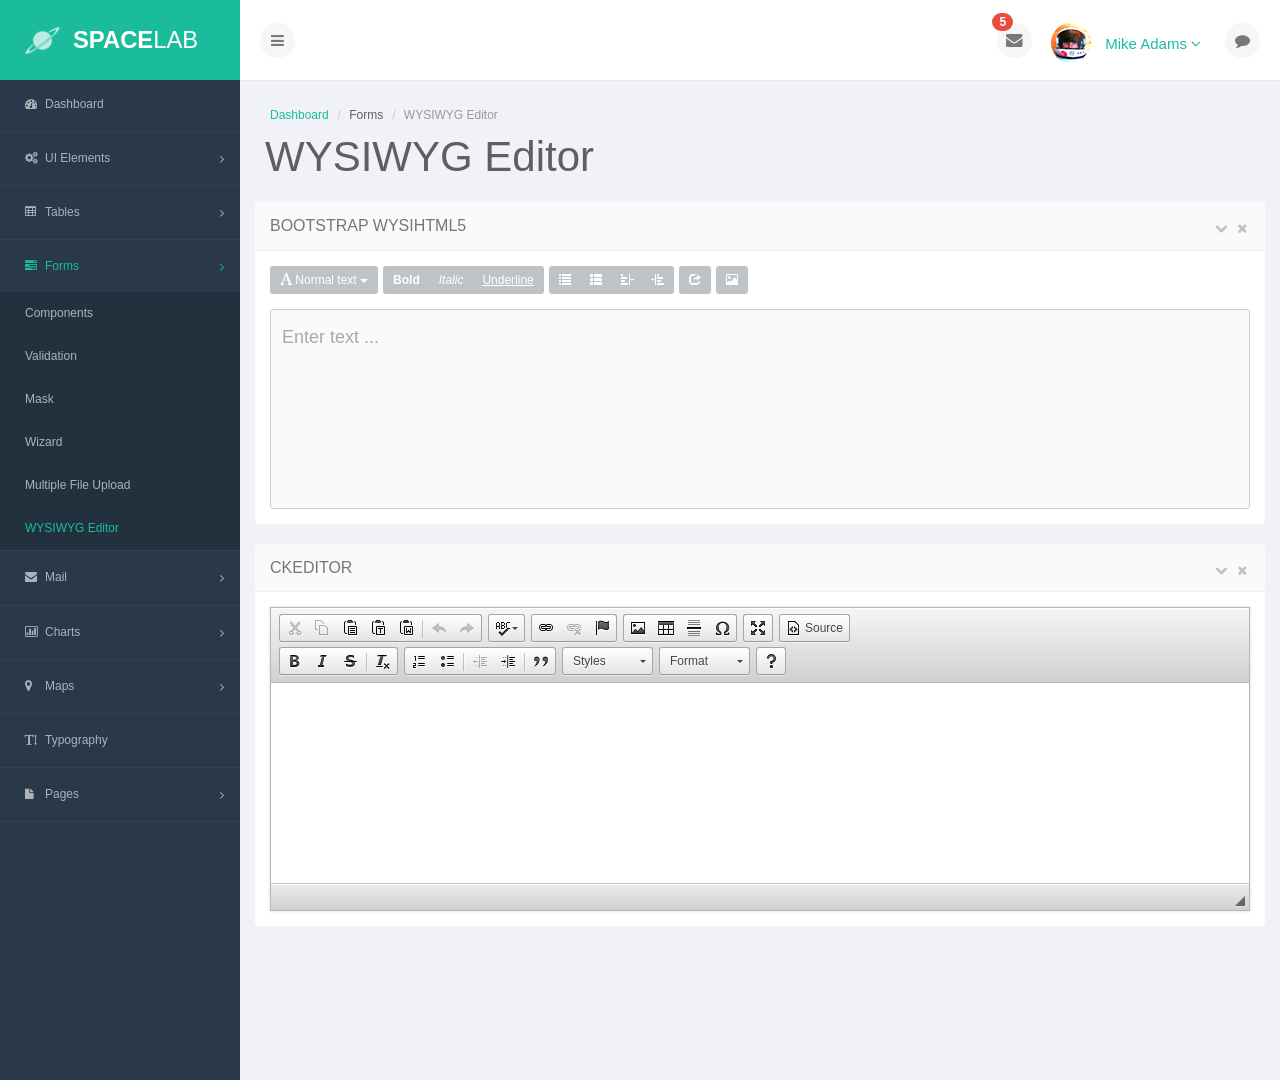
<file: Web后台模板/SpaceLab/forms-wysiwyg.html>
<!DOCTYPE html>
<!--[if lt IE 7]>      <html class="no-js lt-ie9 lt-ie8 lt-ie7"> <![endif]-->
<!--[if IE 7]>         <html class="no-js lt-ie9 lt-ie8"> <![endif]-->
<!--[if IE 8]>         <html class="no-js lt-ie9"> <![endif]-->
<!--[if gt IE 8]><!-->
<html class="no-js">
<!--<![endif]-->

<head>
    <meta charset="utf-8">
    <meta http-equiv="X-UA-Compatible" content="IE=edge">
    <title>SpaceLab</title>
    <meta name="description" content="">
    <meta name="viewport" content="width=device-width, initial-scale=1.0, maximum-scale=1.0, user-scalable=no" />
    <!-- Favicon -->
    <link rel="shortcut icon" href="assets/img/favicon.ico" type="image/x-icon">
    <!-- Bootstrap core CSS -->
    <link rel="stylesheet" href="assets/plugins/bootstrap/css/bootstrap.min.css">
    <!-- Fonts from Font Awsome -->
    <link rel="stylesheet" href="assets/css/font-awesome.min.css">
    <!-- CSS Animate -->
    <link rel="stylesheet" href="assets/css/animate.css">
    <!-- Custom styles for this theme -->
    <link rel="stylesheet" href="assets/css/main.css">
    <!-- Editor-->
    <link rel="stylesheet" href="assets/plugins/bootstrap-wysihtml5/css/bootstrap-wysihtml5.css">
    <!-- Fonts -->
    <!-- <link href='http://fonts.googleapis.com/css?family=Source+Sans+Pro:300,400,600,700,900,300italic,400italic,600italic,700italic,900italic' rel='stylesheet' type='text/css'>
    <link href='http://fonts.googleapis.com/css?family=Open+Sans:400,700' rel='stylesheet' type='text/css'> -->
    <!-- Feature detection -->
    <script src="assets/js/modernizr-2.6.2.min.js"></script>
    <!-- HTML5 shim and Respond.js IE8 support of HTML5 elements and media queries -->
    <!--[if lt IE 9]>
    <script src="assets/js/html5shiv.js"></script>
    <script src="assets/js/respond.min.js"></script>
    <![endif]-->
</head>

<body>
    <section id="container">
        <header id="header">
            <!--logo start-->
            <div class="brand">
                <a href="index.html" class="logo">
                    <span>Space</span>Lab</a>
            </div>
            <!--logo end-->
            <div class="toggle-navigation toggle-left">
                <button type="button" class="btn btn-default" id="toggle-left" data-toggle="tooltip" data-placement="right" title="Toggle Navigation">
                    <i class="fa fa-bars"></i>
                </button>
            </div>
            <div class="user-nav">
                <ul>
                    <li class="dropdown messages">
                        <span class="badge badge-danager animated bounceIn" id="new-messages">5</span>
                        <button type="button" class="btn btn-default dropdown-toggle options" id="toggle-mail" data-toggle="dropdown">
                            <i class="fa fa-envelope"></i>
                        </button>
                        <ul class="dropdown-menu alert animated fadeInDown">
                            <li>
                                <h1>You have
                                    <strong>5</strong>new messages</h1>
                            </li>
                            <li>
                                <a href="#">
                                    <div class="profile-photo">
                                        <img src="assets/img/avatar.gif" alt="" class="img-circle">
                                    </div>
                                    <div class="message-info">
                                        <span class="sender">James Bagian</span>
                                        <span class="time">30 mins</span>
                                        <div class="message-content">Lorem ipsum dolor sit amet, elit rutrum felis sed erat augue fusce...</div>
                                    </div>
                                </a>
                            </li>

                            <li>
                                <a href="#">
                                    <div class="profile-photo">
                                        <img src="assets/img/avatar1.gif" alt="" class="img-circle">
                                    </div>
                                    <div class="message-info">
                                        <span class="sender">Jeffrey Ashby</span>
                                        <span class="time">2 hour</span>
                                        <div class="message-content">hendrerit pellentesque, iure tincidunt, faucibus vitae dolor aliquam...</div>
                                    </div>
                                </a>
                            </li>

                            <li>
                                <a href="#">
                                    <div class="profile-photo">
                                        <img src="assets/img/avatar2.gif" alt="" class="img-circle">
                                    </div>
                                    <div class="message-info">
                                        <span class="sender">John Douey</span>
                                        <span class="time">3 hours</span>
                                        <div class="message-content">Penatibus suspendisse sit pellentesque eu accumsan condimentum nec...</div>
                                    </div>
                                </a>
                            </li>

                            <li>
                                <a href="#">
                                    <div class="profile-photo">
                                        <img src="assets/img/avatar3.gif" alt="" class="img-circle">
                                    </div>
                                    <div class="message-info">
                                        <span class="sender">Ellen Baker</span>
                                        <span class="time">7 hours</span>
                                        <div class="message-content">Sem dapibus in, orci bibendum faucibus tellus, justo arcu...</div>
                                    </div>
                                </a>
                            </li>
                            <li>
                                <a href="#">
                                    <div class="profile-photo">
                                        <img src="assets/img/avatar4.gif" alt="" class="img-circle">
                                    </div>
                                    <div class="message-info">
                                        <span class="sender">Ivan Bella</span>
                                        <span class="time">6 hours</span>
                                        <div class="message-content">Curabitur metus faucibus sapien elit, ante molestie sapien...</div>
                                    </div>
                                </a>
                            </li>
                            <li><a href="#">Check all messages <i class="fa fa-angle-right"></i></a>
                            </li>
                        </ul>

                    </li>
                    <li class="profile-photo">
                        <img src="assets/img/avatar.png" alt="" class="img-circle">
                    </li>
                    <li class="dropdown settings">
                        <a class="dropdown-toggle" data-toggle="dropdown" href="#">
                      Mike Adams <i class="fa fa-angle-down"></i>
                    </a>
                        <ul class="dropdown-menu animated fadeInDown">
                            <li>
                                <a href="#"><i class="fa fa-user"></i> Profile</a>
                            </li>
                            <li>
                                <a href="#"><i class="fa fa-calendar"></i> Calendar</a>
                            </li>
                            <li>
                                <a href="#"><i class="fa fa-envelope"></i> Inbox <span class="badge badge-danager" id="user-inbox">5</span></a>
                            </li>
                            <li>
                                <a href="#"><i class="fa fa-power-off"></i> Logout</a>
                            </li>
                        </ul>
                    </li>
                    <li>
                        <div class="toggle-navigation toggle-right">
                            <button type="button" class="btn btn-default" id="toggle-right">
                                <i class="fa fa-comment"></i>
                            </button>
                        </div>
                    </li>

                </ul>
            </div>
        </header>
        <!--sidebar start-->
        <aside class="sidebar">
            <div id="leftside-navigation" class="nano">
                <ul class="nano-content">
                    <li>
                        <a href="index.html"><i class="fa fa-dashboard"></i><span>Dashboard</span></a>
                    </li>
                    <li class="sub-menu">
                        <a href="javascript:void(0);"><i class="fa fa-cogs"></i><span>UI Elements</span><i class="arrow fa fa-angle-right pull-right"></i></a>
                        <ul>

                            <li><a href="ui-alerts-notifications.html">Alerts &amp; Notifications</a>
                            </li>
                            <li><a href="ui-panels.html">Panels</a>
                            </li>
                            <li><a href="ui-buttons.html">Buttons</a>
                            </li>
                            <li><a href="ui-slider-progress.html">Sliders &amp; Progress</a>
                            </li>
                            <li><a href="ui-modals-popups.html">Modals &amp; Popups</a>
                            </li>
                            <li><a href="ui-icons.html">Icons</a>
                            </li>
                            <li><a href="ui-grid.html">Grid</a>
                            </li>
                            <li><a href="ui-tabs-accordions.html">Tabs &amp; Accordions</a>
                            </li>
                            <li><a href="ui-nestable-list.html">Nestable Lists</a>
                            </li>
                        </ul>
                    </li>
                    <li class="sub-menu">
                        <a href="javascript:void(0);"><i class="fa fa-table"></i><span>Tables</span><i class="arrow fa fa-angle-right pull-right"></i></a>
                        <ul>
                            <li><a href="tables-basic.html">Basic Tables</a>
                            </li>

                            <li><a href="tables-data.html">Data Tables</a>
                            </li>
                        </ul>
                    </li>
                    <li class="sub-menu active">
                        <a href="javascript:void(0);"><i class="fa fa fa-tasks"></i><span>Forms</span><i class="arrow fa fa-angle-right pull-right"></i></a>
                        <ul>
                            <li><a href="forms-components.html">Components</a>
                            </li>
                            <li><a href="forms-validation.html">Validation</a>
                            </li>
                            <li><a href="forms-mask.html">Mask</a>
                            </li>
                            <li><a href="forms-wizard.html">Wizard</a>
                            </li>
                            <li><a href="forms-multiple-file.html">Multiple File Upload</a>
                            </li>
                            <li class="active"><a href="forms-wysiwyg.html">WYSIWYG Editor</a>
                            </li>
                        </ul>
                    </li>
                    <li class="sub-menu">
                        <a href="javascript:void(0);"><i class="fa fa-envelope"></i><span>Mail</span><i class="arrow fa fa-angle-right pull-right"></i></a>
                        <ul>
                            <li><a href="mail-inbox.html">Inbox</a>
                            </li>
                            <li><a href="mail-compose.html">Compose Mail</a>
                            </li>
                        </ul>
                    </li>
                    <li class="sub-menu">
                        <a href="javascript:void(0);"><i class="fa fa-bar-chart-o"></i><span>Charts</span><i class="arrow fa fa-angle-right pull-right"></i></a>
                        <ul>
                            <li><a href="charts-chartjs.html">Chartjs</a>
                            </li>
                            <li><a href="charts-morris.html">Morris</a>
                            </li>
                            <li><a href="charts-c3.html">C3 Charts</a>
                            </li>
                        </ul>
                    </li>
                    <li class="sub-menu">
                        <a href="javascript:void(0);"><i class="fa fa-map-marker"></i><span>Maps</span><i class="arrow fa fa-angle-right pull-right"></i></a>
                        <ul>
                            <li><a href="map-google.html">Google Map</a>
                            </li>
                            <li><a href="map-vector.html">Vector Map</a>
                            </li>
                        </ul>
                    </li>
                    <li class="sub-menu">
                        <a href="typography.html"><i class="fa fa-text-height"></i><span>Typography</span></a>
                    </li>
                    <li class="sub-menu">
                        <a href="javascript:void(0);"><i class="fa fa-file"></i><span>Pages</span><i class="arrow fa fa-angle-right pull-right"></i></a>
                        <ul>
                            <li><a href="pages-blank.html">Blank Page</a>
                            </li>
                            <li><a href="pages-login.html">Login</a>
                            </li>
                            <li><a href="pages-sign-up.html">Sign Up</a>
                            </li>
                            <li><a href="pages-calendar.html">Calendar</a>
                            </li>
                            <li><a href="pages-timeline.html">Timeline</a>
                            </li>
                            <li><a href="pages-404.html">404</a>
                            </li>
                            <li><a href="pages-500.html">500</a>
                            </li>
                        </ul>
                    </li>
                </ul>
            </div>

        </aside>
        <!--sidebar end-->
        <!--main content start-->
        <section class="main-content-wrapper">
            <section id="main-content">
                <div class="row">
                    <div class="col-md-12">
                        <!--breadcrumbs start -->
                        <ul class="breadcrumb">
                            <li><a href="#">Dashboard</a>
                            </li>
                            <li>Forms</li>
                            <li class="active">WYSIWYG Editor</li>
                        </ul>
                        <!--breadcrumbs end -->
                        <h1 class="h1">WYSIWYG Editor</h1>
                    </div>
                </div>
                <div class="row">
                    <div class="col-md-12">
                        <div class="panel panel-default">
                            <div class="panel-heading">
                                <h3 class="panel-title">bootstrap wysihtml5</h3>
                                <div class="actions pull-right">
                                    <i class="fa fa-chevron-down"></i>
                                    <i class="fa fa-times"></i>
                                </div>
                            </div>
                            <div class="panel-body">
                                <textarea class="textarea form-control" rows="10" cols="80" placeholder="Enter text ..." style="width: 100%; height: 200px"></textarea>
                            </div>
                        </div>
                    </div>
                    <div class="col-md-12">
                        <div class="panel panel-default">
                            <div class="panel-heading">
                                <h3 class="panel-title">CKEditor</h3>
                                <div class="actions pull-right">
                                    <i class="fa fa-chevron-down"></i>
                                    <i class="fa fa-times"></i>
                                </div>
                            </div>
                            <div class="panel-body">
                                <textarea name="editor1" id="editor1" rows="10" cols="80">

                                </textarea>
                            </div>
                        </div>
                    </div>
                </div>


            </section>
        </section>
        <!--main content end-->
        <!--sidebar right start-->
        <aside class="sidebarRight">
            <div id="rightside-navigation">
                <div class="sidebar-heading"><i class="fa fa-user"></i> Contacts</div>
                <div class="sidebar-title">online</div>
                <div class="list-contacts">
                    <a href="javascript:void(0)" class="list-item">
                        <div class="list-item-image">
                            <img src="assets/img/avatar.gif" class="img-circle">
                        </div>
                        <div class="list-item-content">
                            <h4>James Bagian</h4>
                            <p>Los Angeles, CA</p>
                        </div>
                        <div class="item-status item-status-online"></div>
                    </a>
                    <a href="javascript:void(0)" class="list-item">
                        <div class="list-item-image">
                            <img src="assets/img/avatar1.gif" class="img-circle">
                        </div>
                        <div class="list-item-content">
                            <h4>Jeffrey Ashby</h4>
                            <p>New York, NY</p>
                        </div>
                        <div class="item-status item-status-online"></div>
                    </a>
                    <a href="javascript:void(0)" class="list-item">
                        <div class="list-item-image">
                            <img src="assets/img/avatar2.gif" class="img-circle">
                        </div>
                        <div class="list-item-content">
                            <h4>John Douey</h4>
                            <p>Dallas, TX</p>
                        </div>
                        <div class="item-status item-status-online"></div>
                    </a>
                    <a href="javascript:void(0)" class="list-item">
                        <div class="list-item-image">
                            <img src="assets/img/avatar3.gif" class="img-circle">
                        </div>
                        <div class="list-item-content">
                            <h4>Ellen Baker</h4>
                            <p>London</p>
                        </div>
                        <div class="item-status item-status-away"></div>
                    </a>
                </div>

                <div class="sidebar-title">offline</div>
                <div class="list-contacts">
                    <a href="javascript:void(0)" class="list-item">
                        <div class="list-item-image">
                            <img src="assets/img/avatar4.gif" class="img-circle">
                        </div>
                        <div class="list-item-content">
                            <h4>Ivan Bella</h4>
                            <p>Tokyo, Japan</p>
                        </div>
                        <div class="item-status"></div>
                    </a>
                    <a href="javascript:void(0)" class="list-item">
                        <div class="list-item-image">
                            <img src="assets/img/avatar5.gif" class="img-circle">
                        </div>
                        <div class="list-item-content">
                            <h4>Gerald Carr</h4>
                            <p>Seattle, WA</p>
                        </div>
                        <div class="item-status"></div>
                    </a>
                    <a href="javascript:void(0)" class="list-item">
                        <div class="list-item-image">
                            <img src="assets/img/avatar6.gif" class="img-circle">
                        </div>
                        <div class="list-item-content">
                            <h4>Viktor Gorbatko</h4>
                            <p>Palo Alto, CA</p>
                        </div>
                        <div class="item-status"></div>
                    </a>
                </div>
            </div>
        </aside>
        <!--sidebar right end-->
    </section>
    <!--Global JS-->
    <script src="assets/js/jquery-1.10.2.min.js"></script>
    <script src="assets/plugins/bootstrap/js/bootstrap.min.js"></script>
    <script src="assets/plugins/waypoints/waypoints.min.js"></script>
    <script src="assets/js/application.js"></script>
    <!--Page Level JS-->
    <script src="assets/plugins/bootstrap-wysihtml5/js/wysihtml5-0.3.0.js"></script>
    <script src="assets/plugins/bootstrap-wysihtml5/js/bootstrap3-wysihtml5.js"></script>
    <script src="assets/plugins/ckeditor/ckeditor.js"></script>
    <script>
    $(document).ready(function() {
        $('.textarea').wysihtml5();

        CKEDITOR.replace('editor1');
    });
    </script>

</body>

</html>
</file>
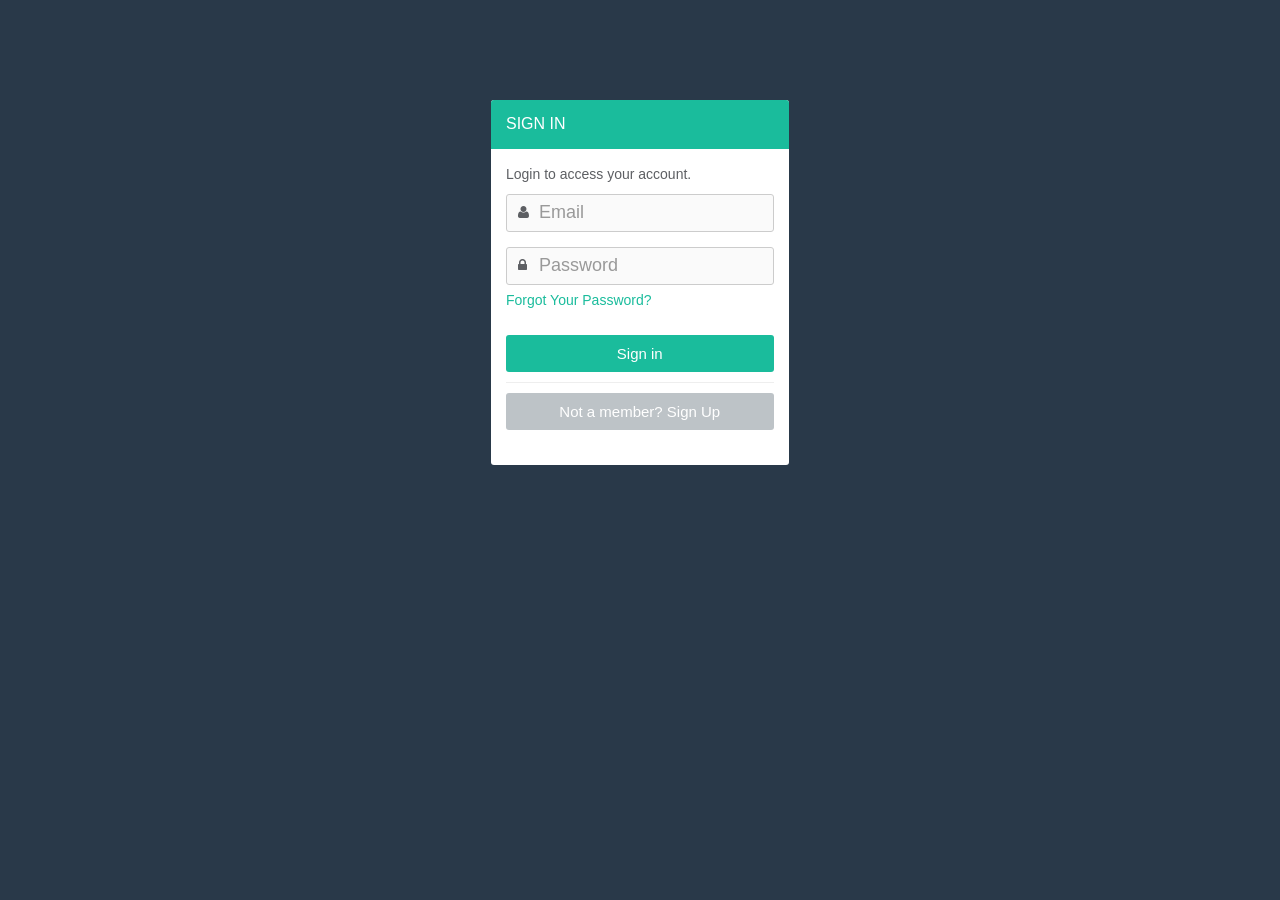
<file: Web后台模板/SpaceLab/login.html>
<!DOCTYPE html>
<!--[if lt IE 7]>      <html class="no-js lt-ie9 lt-ie8 lt-ie7"> <![endif]-->
<!--[if IE 7]>         <html class="no-js lt-ie9 lt-ie8"> <![endif]-->
<!--[if IE 8]>         <html class="no-js lt-ie9"> <![endif]-->
<!--[if gt IE 8]><!-->
<html class="no-js">
<!--<![endif]-->

<head>
    <meta charset="utf-8">
    <meta http-equiv="X-UA-Compatible" content="IE=edge">
    <title>SpaceLab</title>
    <meta name="description" content="">
    <meta name="viewport" content="width=device-width, initial-scale=1.0, maximum-scale=1.0, user-scalable=no" />
    <!-- Favicon -->
    <link rel="shortcut icon" href="assets/img/favicon.ico" type="image/x-icon">
    <!-- Bootstrap core CSS -->
    <link rel="stylesheet" href="assets/plugins/bootstrap/css/bootstrap.min.css">
    <!-- Fonts from Font Awsome -->
    <link rel="stylesheet" href="assets/css/font-awesome.min.css">
    <!-- CSS Animate -->
    <link rel="stylesheet" href="assets/css/animate.css">
    <!-- Custom styles for this theme -->
    <link rel="stylesheet" href="assets/css/main.css">
</head>

<body>
    <section id="login-container">

        <div class="row">
            <div class="col-md-3" id="login-wrapper">
                <div class="panel panel-primary animated flipInY">
                    <div class="panel-heading">
                        <h3 class="panel-title">
                            Sign In
                        </h3>
                    </div>
                    <div class="panel-body">
                        <p>Login to access your account.</p>
                        <form class="form-horizontal" role="form">
                            <div class="form-group">
                                <div class="col-md-12">
                                    <input type="email" class="form-control" id="email" placeholder="Email">
                                    <i class="fa fa-user"></i>
                                </div>
                            </div>
                            <div class="form-group">
                                <div class="col-md-12">
                                    <input type="password" class="form-control" id="password" placeholder="Password">
                                    <i class="fa fa-lock"></i>
                                    <a href="javascript:void(0)" class="help-block">Forgot Your Password?</a>
                                </div>
                            </div>
                            <div class="form-group">
                                <div class="col-md-12">
                                    <a href="index.html" class="btn btn-primary btn-block">Sign in</a>
                                    <hr />
                                    <a href="pages-sign-up.html" class="btn btn-default btn-block">Not a member? Sign Up</a>
                                </div>
                            </div>
                        </form>
                    </div>
                </div>
            </div>
        </div>

    </section>
</body>
</html>
</file>
<file: Web前端模板/sbtp_17_bluepage/css/slit-slider.css>
.sl-slide, .sl-slides-wrapper, .sl-slide-inner {
	position: absolute;
	width: 100%;
	height: 100%;
	top: 0;
	left: 0;
}

.sl-slider-wrapper {
	width: 100%;
	height: 600px;
	overflow: hidden;
	position: relative;
}



.bg-img {
	background-position: center center;
	background-repeat: no-repeat;
	background-size: cover;
	height: 100%;
	width: 100%;
}

/* Custom navigation arrows */

.nav-arrows span {
	position: absolute;
	z-index: 2000;
	top: 50%;
	width: 40px;
	height: 40px;
	border: 8px solid #ddd;
	border: 8px solid rgba(150,150,150,0.4);
	text-indent: -90000px;
	margin-top: -40px;
	cursor: pointer;
	
	-webkit-transform: rotate(45deg);
	-moz-transform: rotate(45deg);
	-o-transform: rotate(45deg);
	-ms-transform: rotate(45deg);
	transform: rotate(45deg);
}

.nav-arrows span:hover {
	border-color: rgba(150,150,150,0.9);
}

.nav-arrows span.nav-arrow-prev {
	left: 5%;
	border-right: none;
	border-top: none;
}

.nav-arrows span.nav-arrow-next {
	right: 5%;
	border-left: none;
	border-bottom: none;
}

#nav-arrows > a {
  border: 1px solid #fff;
  color: #fff;
  display: block;
  height: 60px;
  line-height: 76px;
  position: absolute;
  text-align: center;
  top: 50%;
  width: 60px;
  z-index: 20;
  margin-top: -30px;

    -webkit-transition: all 0.5s ease 0s;
       -moz-transition: all 0.5s ease 0s;
        -ms-transition: all 0.5s ease 0s;
         -o-transition: all 0.5s ease 0s;
            transition: all 0.5s ease 0s;
}

#nav-arrows > a.sl-prev {
	left: 50px;
}

#nav-arrows > a.sl-next {
	right: 50px;
}

#nav-arrows > a.sl-next:hover {
	background-color: #009EE3;
	border-color: #009EE3;
	color: #fff;
}

/* Custom navigation dots */

.nav-dots {
	text-align: center;
	position: absolute;
	bottom: 2%;
	height: 30px;
	width: 100%;
	left: 0;
	z-index: 1000;
}

.nav-dots span {
	display: inline-block;
	position: relative;
	width: 16px;
	height: 16px;
	border-radius: 50%;
	margin: 3px;
	background: #ddd;
	background: rgba(150,150,150,0.4);
	cursor: pointer;
	box-shadow: 
		0 1px 1px rgba(255,255,255,0.4), 
		inset 0 1px 1px rgba(0,0,0,0.1);
}

.nav-dots span {
	background: rgba(150,150,150,0.1);
	margin: 6px;
	-webkit-transition: all 0.2s;
	-moz-transition: all 0.2s;
	-ms-transition: all 0.2s;
	-o-transition: all 0.2s;
	transition: all 0.2s;
	box-shadow: 
		0 1px 1px rgba(255,255,255,0.4), 
		inset 0 1px 1px rgba(0,0,0,0.1),
		0 0 0 2px rgba(255,255,255,0.5);
}

.nav-dots span.nav-dot-current,
.nav-dots span:hover {
	box-shadow: 
		0 1px 1px rgba(255,255,255,0.4), 
		inset 0 1px 1px rgba(0,0,0,0.1),
		0 0 0 5px rgba(255,255,255,0.5);
}

.nav-dots span.nav-dot-current:after {
	content: "";
	position: absolute;
	width: 10px;
	height: 10px;
	top: 3px;
	left: 3px;
	border-radius: 50%;
	background: rgba(255,255,255,0.8);
}

.bg-img-1 {
	background-image: url(../img/slider/banner.jpg);
}
.bg-img-2 {
	background-image: url(../img/slider/affinity.jpeg);
}
.bg-img-3 {
	background-image: url(../img/slider/cinelli.jpeg);
}


/* Animations for content elements */

.sl-trans-elems .caption-content h2 {
	-webkit-animation: moveUp 1s ease-in-out both;
	-moz-animation: moveUp 1s ease-in-out both;
	-o-animation: moveUp 1s ease-in-out both;
	-ms-animation: moveUp 1s ease-in-out both;
	animation: moveUp 1s ease-in-out both;
}
.sl-trans-elems .caption-content span,
.sl-trans-elems .caption-content a {
	-webkit-animation: fadeIn 0.5s linear 0.5s both;
	-moz-animation: fadeIn 0.5s linear 0.5s both;
	-o-animation: fadeIn 0.5s linear 0.5s both;
	-ms-animation: fadeIn 0.5s linear 0.5s both;
	animation: fadeIn 0.5s linear 0.5s both;
}

.sl-trans-back-elems .caption-content h2 {
	-webkit-animation: fadeOut 1s ease-in-out both;
	-moz-animation: fadeOut 1s ease-in-out both;
	-o-animation: fadeOut 1s ease-in-out both;
	-ms-animation: fadeOut 1s ease-in-out both;
	animation: fadeOut 1s ease-in-out both;
}
.sl-trans-back-elems .caption-content span,,
.sl-trans-back-elems .caption-content a {
	-webkit-animation: fadeOut 1s linear both;
	-moz-animation: fadeOut 1s linear both;
	-o-animation: fadeOut 1s linear both;
	-ms-animation: fadeOut 1s linear both;
	animation: fadeOut 1s linear both;
}

@-webkit-keyframes moveUp{
	0% {-webkit-transform: translateY(40px);}
	100% {-webkit-transform: translateY(0px);}
}
@-moz-keyframes moveUp{
	0% {-moz-transform: translateY(40px);}
	100% {-moz-transform: translateY(0px);}
}
@-o-keyframes moveUp{
	0% {-o-transform: translateY(40px);}
	100% {-o-transform: translateY(0px);}
}
@-ms-keyframes moveUp{
	0% {-ms-transform: translateY(40px);}
	100% {-ms-transform: translateY(0px);}
}
@keyframes moveUp{
	0% {transform: translateY(40px);}
	100% {transform: translateY(0px);}
}

@-webkit-keyframes fadeIn{
	0% {opacity: 0;}
	100% {opacity: 1;}
}
@-moz-keyframes fadeIn{
	0% {opacity: 0;}
	100% {opacity: 1;}
}
@-o-keyframes fadeIn{
	0% {opacity: 0;}
	100% {opacity: 1;}
}
@-ms-keyframes fadeIn{
	0% {opacity: 0;}
	100% {opacity: 1;}
}
@keyframes fadeIn{
	0% {opacity: 0;}
	100% {opacity: 1;}
}

@-webkit-keyframes fadeOut{
	0% {opacity: 1;}
	100% {opacity: 0;}
}
@-moz-keyframes fadeOut{
	0% {opacity: 1;}
	100% {opacity: 0;}
}
@-o-keyframes fadeOut{
	0% {opacity: 1;}
	100% {opacity: 0;}
}
@-ms-keyframes fadeOut{
	0% {opacity: 1;}
	100% {opacity: 0;}
}
@keyframes fadeOut{
	0% {opacity: 1;}
	100% {opacity: 0;}
}
</file>
<file: Web前端模板/sbtp_17_bluepage/css/main.css>
/* =================================== */
/*	Basic Style 
/* =================================== */

body {
    background-color: #fff;
    font-family: 'Open Sans', sans-serif;
    line-height: 24px;
    font-size: 16px;
    color: #818181;
}

figure, p, address {
    margin: 0;
}

p {
    line-height: 25px;
}

iframe {
    border: 0;
}

a {
    -webkit-transition: all 0.3s ease-out 0s;
       -moz-transition: all 0.3s ease-out 0s;
        -ms-transition: all 0.3s ease-out 0s;
         -o-transition: all 0.3s ease-out 0s;
            transition: all 0.3s ease-out 0s;
}

a, a:hover, a:focus, .btn:focus {
    text-decoration: none;
    outline: none;
}

h1, h2, h3, h4, h5, h6,
.h1, .h2, .h3, .h4, .h5, .h6 {
    font-family: 'Open Sans', sans-serif;
    color: #252525;
}

main > section {
    padding: 70px 0;
}

.btn {
    border-radius: 0;
    border: 0;
    position: relative;
    text-transform: uppercase;
}

.btn-blue {
    background-color: rgba(0,158,227, 0.78);
    box-shadow: 0 -2px 0 rgba(0, 0, 0, 0.15) inset;
    padding: 15px 55px;
    color: #fff;
}

.btn-border {
    border: 2px solid #fff;
    color: #fff;
    padding: 12px 35px;
}

.bg-blue {
    background-color: #009EE3;
}

/* Sweep To Right */
.btn-effect {
	vertical-align: middle;
	box-shadow: 0 0 1px rgba(0, 0, 0, 0);
	position: relative;
	display: inline-block;

	-webkit-transform: translateZ(0);
	   -moz-transform: translateZ(0);
		-ms-transform: translateZ(0);
		 -o-transform: translateZ(0);
			transform: translateZ(0);
		  
	-webkit-backface-visibility: hidden;
	   -moz-backface-visibility: hidden;
			backface-visibility: hidden;
		  
	-webkit-transition-property: color;
	   -moz-transition-property: color;
		-ms-transition-property: color;
			transition-property: color;
		  
	-webkit-transition-duration: 0.3s;
	   -moz-transition-duration: 0.3s;
		-ms-transition-duration: 0.3s;
			transition-duration: 0.3s;
		  
	-moz-osx-font-smoothing: grayscale;
}

.btn-effect:before {
	content: "";
	position: absolute;
	z-index: -1;
	top: 0;
	left: 0;
	right: 0;
	bottom: 0;
	background: #fff;
	
	-webkit-transform: scaleX(0);
	   -moz-transform: scaleX(0);
		-ms-transform: scaleX(0);
			transform: scaleX(0);
			
	-webkit-transform-origin: 0 50%;
	   -moz-transform-origin: 0 50%;
		-ms-transform-origin: 0 50%;
			transform-origin: 0 50%;
			
	-webkit-transition-property: transform;
	   -moz-transition-property: transform;
		-ms-transition-property: transform;
			transition-property: transform;
			
	-webkit-transition-duration: 0.3s;
	   -moz-transition-duration: 0.3s;
		-ms-transition-duration: 0.3s;
			transition-duration: 0.3s;
			
	-webkit-transition-timing-function: ease-out;
	   -moz-transition-timing-function: ease-out;
		-ms-transition-timing-function: ease-out;
			transition-timing-function: ease-out;
}

.btn-effect:hover, .btn-effect:focus, .btn-effect:active {
	color: #009EE3;
}
.copyrights{
	text-indent:-9999px;
	height:0;
	line-height:0;
	font-size:0;
	overflow:hidden;
}
.btn-effect:hover:before, .btn-effect:focus:before, .btn-effect:active:before {
	-webkit-transform: scaleX(1);
	   -moz-transform: scaleX(1);
	    -ms-transform: scaleX(1);
			transform: scaleX(1);
}

.sec-title {
    margin-bottom: 50px;
}

.sec-title.white {
    color: #fff;
}

.sec-title h2 {
    font-size: 36px;
    margin: 0 0 30px;
    padding-bottom: 30px;
    position: relative;
    text-transform: uppercase;
}

.sec-title.white h2 {
    color: #fff;
}

.sec-title h2:after {
    border-bottom: 1px solid #009ee3;
    content: "";
    display: block;
    left: 45%;
    bottom: 0;
    position: absolute;
    width: 115px;
}

.sec-title.white h2:after {
    border-bottom: 1px solid #fff;
}

.parallax {
    background-attachment: fixed;
    background-position: center top;
    background-repeat: no-repeat;
    background-size: cover;
}


/**
/*	Preloader
/* ==========================================*/

#preloader {
    background-color: #fff;
    position: fixed;
    width: 100%;
    height: 100%;
    z-index: 9999;
}

/*Battery*/
.loder-box {
  background-color: rgba(0, 0, 0, 0.02);
  border-radius: 1px;
  height: 100px;
  left: 50%;
  margin-left: -64px;
  margin-top: -50px;
  position: absolute;
  top: 50%;
  width: 128px;
}

.battery{
    width: 60px;
    height: 25px;
    top: 35%;
    border: 1px #2E2E2E solid;
    border-radius: 2px;
    position: relative;
    -webkit-animation: charge 5s linear infinite;
       -moz-animation: charge 5s linear infinite;
            animation: charge 5s linear infinite;
    margin: 0 auto;
}

.battery:after {
  background-color: #2E2E2E;
  border-radius: 0 1px 1px 0;
  content: "";
  height: 10px;
  position: absolute;
  right: -5px;
  top: 7px;
  width: 3px;
}

@-webkit-keyframes charge{
    0%{box-shadow: inset 0px 0px 0px #2E2E2E;}
    100%{box-shadow: inset 60px 0px 0px #2E2E2E;}
}

@-moz-keyframes charge{
    0%{box-shadow: inset 0px 0px 0px #2E2E2E;}
    100%{box-shadow: inset 60px 0px 0px #2E2E2E;}
}

@keyframes charge{
    0%{box-shadow: inset 0px 0px 0px #2E2E2E;}
    100%{box-shadow: inset 60px 0px 0px #2E2E2E;}
}





/**
/*	Header
/* ==========================================*/

#navigation {
    -webkit-transition: all 0.8s ease 0s;
       -moz-transition: all 0.8s ease 0s;
        -ms-transition: all 0.8s ease 0s;
         -o-transition: all 0.8s ease 0s;
            transition: all 0.8s ease 0s;

    background-color: rgba(0,0,0,.4);
    box-shadow: 0 1px 4px rgba(0, 0, 0, 0.3);
    padding: 5px 0;
}

#navigation.animated-header {
    padding: 20px 0;
}

h1.navbar-brand {
    font-size: 20px;
    font-weight: 700;
    margin: 0;
    text-transform: uppercase;
}

.navbar-inverse .navbar-nav > li > a {
    color: #fff;
    font-size: 15px;
    text-transform: uppercase;
}


/*=================================================================
	Home Slider
==================================================================*/


#home-slider {
    position: relative;
    padding: 0;
}

.sl-slider-wrapper {
    width: 100%;
    margin: 0 auto;
    position: relative;
    overflow: hidden;
}

.sl-slider {
    position: absolute;
    top: 0;
    left: 0;
}

/* Slide wrapper and slides */

.sl-slide,
.sl-slides-wrapper,
.sl-slide-inner {
    position: absolute;
    width: 100%;
    height: 100%;
    top: 0;
    left: 0;
} 

.sl-slide {
    z-index: 1;
}

.slide-caption {
    color: #fff;
    display: table;
    height: 100%;
    left: 0;
    min-height: 100%;
    position: absolute;
    text-align: center;
    top: 0;
    width: 100%;
    z-index: 11;
}

.slide-caption .caption-content {
    vertical-align: middle;
    display: table-cell;
}

.caption-content h2 {
    color: #fff;
    font-size: 52px;
    font-weight: 400;
    margin-bottom: 25px;
    text-transform: uppercase;
}

.caption-content > span {
    display: block;
    font-size: 24px;
    margin-bottom: 45px;
    text-transform: capitalize;
}

.caption-content p {
    font-size: 29px;
    margin-bottom: 65px;
}

/* The duplicate parts/slices */

.sl-content-slice {
    overflow: hidden;
    position: absolute;
    -webkit-box-sizing: content-box;
    -moz-box-sizing: content-box;
    box-sizing: content-box;
    background: #fff;
    -webkit-backface-visibility: hidden;
    -moz-backface-visibility: hidden;
    -o-backface-visibility: hidden;
    -ms-backface-visibility: hidden;
    backface-visibility: hidden;
    opacity : 1;
}

/* Horizontal slice */

.sl-slide-horizontal .sl-content-slice {
    width: 100%;
    height: 50%;
    left: -200px;
    -webkit-transform: translateY(0%) scale(1);
    -moz-transform: translateY(0%) scale(1);
    -o-transform: translateY(0%) scale(1);
    -ms-transform: translateY(0%) scale(1);
    transform: translateY(0%) scale(1);
}

.sl-slide-horizontal .sl-content-slice:first-child {
    top: -200px;
    padding: 200px 200px 0px 200px;
}

.sl-slide-horizontal .sl-content-slice:nth-child(2) {
    top: 50%;
    padding: 0px 200px 200px 200px;
}

/* Vertical slice */

.sl-slide-vertical .sl-content-slice {
    width: 50%;
    height: 100%;
    top: -200px;
    -webkit-transform: translateX(0%) scale(1);
    -moz-transform: translateX(0%) scale(1);
    -o-transform: translateX(0%) scale(1);
    -ms-transform: translateX(0%) scale(1);
    transform: translateX(0%) scale(1);
}

.sl-slide-vertical .sl-content-slice:first-child {
    left: -200px;
    padding: 200px 0px 200px 200px;
}

.sl-slide-vertical .sl-content-slice:nth-child(2) {
    left: 50%;
    padding: 200px 200px 200px 0px;
}

/* Content wrapper */
/* Width and height is set dynamically */
.sl-content-wrapper {
    position: absolute;
}

.sl-content {
    width: 100%;
    height: 100%;
}

/* Default styles for background colors

.btn-effect:after {
    width: 0%;
    height: 100%;
    top: 0;
    left: 0;
    background: #fff;
    content: "";
    position: absolute;
    z-index: -1;

    -webkit-transition: all 0.3s ease-out 0s;
       -moz-transition: all 0.3s ease-out 0s;
        -ms-transition: all 0.3s ease-out 0s;
         -o-transition: all 0.3s ease-out 0s;
            transition: all 0.3s ease-out 0s;
}

.btn-effect:hover,
.btn-effect:active {
    color: #0e83cd;
}

.btn-effect:hover:after,
.btn-effect:active:after {
    width: 100%;
} */


/* Project laughtbox setup */

.fancybox-item.fancybox-close {
    background: url("../img/icons/close.png") no-repeat scroll 0 0 transparent;
    height: 50px;
    right: 0;
    top: 0;
    width: 50px;
}

.fancybox-next span {
    background: url("../img/right.png") no-repeat scroll center center #009ee3;
    height: 50px;
    width: 50px;
    right: 0;
}

.fancybox-prev span {
    background: url("../img/left.png") no-repeat scroll center center #009ee3;
    height: 50px;
    width: 50px;
    left: 0;
}

/*=================================================================
	About
==================================================================*/

#about {
    background-color: #009EE3;
    color: #fff;
}

#about h3 {
    color: #fff;
    margin: 0 0 35px;
    text-transform: uppercase;
}

#about .welcome-block h3 {
    margin: 0 0 65px;
}

#about .welcome-block img {
    border: 3px solid #fff;
    border-radius: 50%;
    margin-right: 35px;
    max-width: 100px;
}

#about .message-body {
    font-size: 13px;
    line-height: 20px;
    margin-bottom: 70px;
}

.owl-buttons {
    border: 2px solid #fff;
    display: inline-block;
    float: right;
    padding: 1px 8px 5px;
}

.owl-buttons > div {
    display: inline-block;
    padding: 0 5px;
}

.welcome-message {
    padding: 0 50px;
}

.welcome-message img {
    display: block;
    height: auto;
    max-width: 100px;
    float: left;
}

.welcome-message p {
    font-size: 13px;
    margin-left: 135px;
}

/*=================================================================
	Services
==================================================================*/

.service-icon {
    border: 3px solid transparent;
    display: inline-block;
    height: 85px;
    width: 85px;
    line-height: 101px;

    -webkit-transform: rotate(47deg);
       -moz-transform: rotate(47deg);
        -ms-transform: rotate(47deg);
         -o-transform: rotate(47deg);
            transform: rotate(47deg);

    -webkit-transition: all 0.3s ease 0s;
       -moz-transition: all 0.3s ease 0s;
        -ms-transition: all 0.3s ease 0s;
         -o-transition: all 0.3s ease 0s;
            transition: all 0.3s ease 0s;
}

.service-item:hover .service-icon {
    border: 3px solid #009ee3;
    margin-bottom: 20px;
    color: #009ee3;
}

.service-icon i {
    -webkit-transform: rotate(-48deg);
       -moz-transform: rotate(-48deg);
        -ms-transform: rotate(-48deg);
         -o-transform: rotate(-48deg);
            transform: rotate(-48deg);
}

.service-item h3 {
    font-size: 20px;
    text-transform: uppercase;
}

/*=================================================================
	Portfolio
==================================================================*/

.project-wrapper {
    margin: 0;
    padding: 0;
    list-style: none;
    text-align: center;
}

.project-wrapper li {
    display: inline-block;
}

.portfolio-item {
    cursor: pointer;
    margin: 0 1% 1% 0;
    overflow: hidden;
    position: relative;
    width: 32%;
}

figcaption.mask {
    background-color: rgba(54, 55, 50, 0.79);
    bottom: -126px;
    color: #fff;
    padding: 25px;
    position: absolute;
    width: 100%;
    text-align: left;
    
    -webkit-transition: all 0.4s ease 0s;
       -moz-transition: all 0.4s ease 0s;
        -ms-transition: all 0.4s ease 0s;
         -o-transition: all 0.4s ease 0s;
            transition: all 0.4s ease 0s;
}

.portfolio-item:hover figcaption.mask {
    bottom: 0;
}

figcaption.mask h3 {
    margin: 0;
    color: #fff;
}

ul.external {
    list-style: outside none none;
    margin: 0;
    padding: 0;
    position: absolute;
    right: 0;
    top: -47px;
    
    -webkit-transition: all 0.4s ease 0s;
       -moz-transition: all 0.4s ease 0s;
        -ms-transition: all 0.4s ease 0s;
         -o-transition: all 0.4s ease 0s;
            transition: all 0.4s ease 0s;
}

ul.external li {
    display: inline-block;
}

ul.external li a {
    background-color: rgba(255, 255, 255, 0.9);
    color: #818181;
    display: block;
    padding: 10px 18px 13px;
    
    -webkit-transition: all 0.5s ease 0s;
       -moz-transition: all 0.5s ease 0s;
        -ms-transition: all 0.5s ease 0s;
         -o-transition: all 0.5s ease 0s;
            transition: all 0.5s ease 0s;
}

ul.external li a:hover {
    background-color: #009EE3;
    color: #fff;
}

.portfolio-item:hover ul.external {
    top: 0;
}

.fancybox-skin {
    border-radius: 0;
}

.fancybox-title.fancybox-title-inside-wrap {
    padding: 15px;
}

.fancybox-title h3 {
    margin: 0 0 15px;
}

.fancybox-title p {
    color: #818181;
    font-size: 16px;
    line-height: 22px;
}

.fancybox-title-inside-wrap {
    padding-top: 0;
}

/*=================================================================
	Testimonials
==================================================================*/


#testimonials {
    background-image: url(../img/parallax/testimonial.jpg);
    padding: 0;
    color: #fff;
}

#testimonials .sec-title h2:after {
    border-bottom: 1px solid #fff;
}

#testimonials .overlay {
    background-color: rgba(15,155,224, 0.78);
    padding: 70px 0 40px;
}

.testimonial-item {
    margin: 0 auto;
    padding-bottom: 50px;
    width: 64%;
}

.testimonial-item img {
    border: 3px solid #fff;
    border-radius: 50%;
    display: inline-block;
    height: auto;
    max-width: 100px;
}

.testimonial-item > div {
    line-height: 30px;
    position: relative;
}

.testimonial-item > div:before {
    background-image: url("../img/icons/quotes.png");
    background-repeat: no-repeat;
    bottom: 127px;
    height: 33px;
    left: -35px;
    position: absolute;
    width: 45px;
}

.testimonial-item > div:after {
    background-image: url("../img/icons/quotes.png");
    background-position: -58px 0;
    background-repeat: no-repeat;
    bottom: -50px;
    height: 33px;
    position: absolute;
    right: 0;
    width: 45px;
}

.testimonial-item > div > span {
    display: inline-block;
    font-weight: 700;
    margin: 40px 0 30px;
    text-transform: uppercase;
}

#testimonials .owl-controls.clickable {
    margin-top: 20px;
    text-align: center;
}

#testimonials .owl-buttons {
    border: 2px solid #fff;
    float: inherit;
}

#testimonials .owl-prev:hover,
#testimonials .owl-next:hover {
    color: #fff;
}

.price-table {
    border: 1px solid #e3e3e3;
}

.price-table.featured {
    -webkit-box-shadow: 0 4px 5px rgba(0,0,0,0.19);
       -moz-box-shadow: 0 4px 5px rgba(0,0,0,0.19);
            box-shadow: 0 4px 5px rgba(0,0,0,0.19);
}

.price-table > span {
    color: #252525;
    display: block;
    font-size: 24px;
    padding: 30px 0;
    text-transform: uppercase;
}

.price-table .value {
    background-color: #f8f8f8;
    color: #727272;
    padding: 20px 0;

    -webkit-transition: all 0.7s ease 0s;
       -moz-transition: all 0.7s ease 0s;
        -ms-transition: all 0.7s ease 0s;
         -o-transition: all 0.7s ease 0s;
            transition: all 0.7s ease 0s;
}

.price-table.featured .value {
    background-color: #009EE3;
    color: #fff;
}

.price-table .value span {
    display: inline-block;
}

.price-table .value span:first-child {
    font-size: 32px;
    line-height: 32px;
}

.price-table .value span:nth-child(2) {
    font-size: 65px;
    line-height: 65px;
    margin-bottom: 25px;
}

.price-table .value span:last-child {
    font-size: 16px;
}

.price-table ul {
    margin: 0;
    padding: 0;
    list-style: none;
    text-align: center;
}

.price-table ul li {
    border-top: 1px solid #e3e3e3;
    display: block;
    padding: 25px 0;

    -webkit-transition: all 0.7s ease 0s;
       -moz-transition: all 0.7s ease 0s;
        -ms-transition: all 0.7s ease 0s;
         -o-transition: all 0.7s ease 0s;
            transition: all 0.7s ease 0s;
}

.price-table ul li a {
    display: block;
    text-transform: uppercase;
}

.price-table.featured ul li:last-child,
.price-table ul li:last-child:hover {
    background-color: #009EE3;
}

.price-table.featured ul li:last-child a,
.price-table ul li:last-child:hover a {
    color: #fff;
}


/*=================================================================
	Price
==================================================================*/

#social {
    background-image: url(../img/slider/banner.jpg);
    padding: 0;
}

#social .overlay {
    background: url("../img/slide_bg.png") repeat scroll 0 0 transparent;
    padding: 100px 0 120px;
}

.social-button {
    margin: 0;
    padding: 0;
    list-style: none;
    text-align: center;
}

.social-button li {
    display: inline-block;
}

.social-button li:nth-child(2) {
    margin: 0 75px;
}

.social-button li a {
    border: 2px solid #fff;
    border-radius: 50%;
    color: #fff;
    display: block;
    height: 90px;
    line-height: 96px;
    width: 90px;
    
    -webkit-transition: all 0.2s ease 0s;
       -moz-transition: all 0.2s ease 0s;
        -ms-transition: all 0.2s ease 0s;
         -o-transition: all 0.2s ease 0s;
            transition: all 0.2s ease 0s;
}

.social-button li a:hover {
    color: #008ECC;
    border: 2px solid #008ECC;
}


/*=================================================================
	Contact
==================================================================*/

.input-field {
    margin-bottom: 10px;
}

.form-control {
    border: 1px solid #ececec;
    border-radius: 0;
    box-shadow: none;
    color: #818181;
    font-size: 16px;
    height: 50px;
}

textarea.form-control {
    width: 100%;
    height: 165px;
}

#submit:hover {
  color: #fff;
}

#submit:before {
  background-color: #0A85BB;
}

#submit.btn-effect:after {
  background: #2E2E2E;
}

.contact-details h3 {
    border-bottom: 1px solid #008ecc;
    font-weight: 700;
    margin-bottom: 15px;
    padding-bottom: 15px;
    text-transform: uppercase;
}

.contact-details p {
    line-height: 30px;
}

.contact-details p i {
    margin-right: 10px;
}

.contact-details span {
    display: block;
    margin-left: 24px;
}


/*============================================================
	Google Maps
==============================================================*/

#google-map {
    padding: 0;
}

#map-canvas {
    width: 100%;
    height: 300px;
}


/*============================================================
	Footer
==============================================================*/

#footer {
    background-color: #2E2E2E;
    padding: 70px 0;
    color: #fff;
}

.footer-content {
    width: 390px;
    margin: 0 auto;
}

.footer-content > div {
    margin-bottom: 40px;
}

.footer-content > div > p:first-child {
    margin-bottom: 15px;
    text-transform: uppercase;
}

.subscribe-form {
    position: relative;
}

.subscribe.form-control {
    background-color: transparent;
    border: 1px solid #7f7f7f;
}

.subscribe.form-control:focus {
    -webkit-box-shadow: none;
       -moz-box-shadow: none;
            box-shadow: none;
}

.submit-icon {
    background-color: #7f7f7f;
    border: 0 none;
    border-radius: 0;
    color: #c1c1c1;
    padding: 13px 20px;
    position: absolute;
    overflow: hidden;
    right: 0;
    top: 0;
}

.submit-icon .fa-paper-plane {
    position: relative;
    top: 0;
    
    -webkit-transform: translateX(0);
       -moz-transform: translateX(0);
        -ms-transform: translateX(0);
         -o-transform: translateX(0);
            transform: translateX(0);

    -webkit-transition: all 0.3s ease 0.2s;
       -moz-transition: all 0.3s ease 0.2s;
        -ms-transition: all 0.3s ease 0.2s;
         -o-transition: all 0.3s ease 0.2s;
            transition: all 0.3s ease 0.2s;
}

.submit-icon:hover .fa-paper-plane {
    position: relative;
    top: -37px;
    
    -webkit-transform: translateX(30px);
       -moz-transform: translateX(30px);
        -ms-transform: translateX(30px);
         -o-transform: translateX(30px);
            transform: translateX(30px);
}

.footer-content .footer-social {
    margin: 40px 0 35px;
}

.footer-social ul {
    list-style: outside none none;
    margin: 0;
    padding: 0;
    text-align: center;
}

.footer-social ul li {
    display: inline-block;
    margin: 0 10px;
}

.footer-social ul li a {
    color: #7f7f7f;
    display: block;
    
    -webkit-transition: all 0.2s ease 0s;
       -moz-transition: all 0.2s ease 0s;
        -ms-transition: all 0.2s ease 0s;
         -o-transition: all 0.2s ease 0s;
            transition: all 0.2s ease 0s;
}

.footer-social ul li a:hover {
    color: #009EE3;
}

.footer-content > p {
    color: #ababab;
    font-size: 12px;
}



/*============================================================ 
	Responsive Styles
 ============================================================*/

/*============================================================
	For Small Desktop
==============================================================*/

@media (min-width: 980px) and (max-width: 1150px) {

/*about*/
    #about .welcome-block img {
        margin-bottom: 30px;
    }

/* portfolio */
    figcaption.mask {
        bottom: -151px;
    }

    .testimonial-item > div:after {
        bottom: -40px;
    }
}


/*============================================================
	Tablet (Portrait) Design for a width of 768px
==============================================================*/

@media (min-width: 768px) and (max-width: 979px) {

/* home slider  */
    .caption-content h2 {
        font-size: 40px;
    }

    .caption-content p {
        font-size: 25px;
    }

    .caption-content strong {
        font-size: 45px;
    }

/* about */
    .recent-works {
        margin-bottom: 50px;
    }

    .service-item {
        margin-bottom: 50px;
    }

/* portfolio */
    .portfolio-item {
        width: 48%;
    }

/* testimonial */
    .testimonial-item {
        width: 100%;
    }

    .testimonial-item {
        width: 80%;
    }

    .testimonial-item > div:after {
        bottom: -35px;
    }

/* price */
    .price-table {
        margin-bottom: 50px;
    }

/* contact form */
    .contact-form {
        margin-bottom: 50px;
    }
}


/*============================================================
	Mobile (Portrait) Design for a width of 320px
==============================================================*/

@media only screen and (max-width: 767px) {

    body {
        font-size: 14px;
    }

    .parallax {
        background-position: centet tip !important;
    }

    .sec-title h2 {
        font-size: 25px;
    }

    .sec-title h2:after {
        left: 30%;
    }

    /*navigation*/
    .navbar-inverse .navbar-toggle {
        border-color: #fff;
    }

    .navbar-inverse .navbar-toggle:hover,
    .navbar-inverse .navbar-toggle:focus {
        background-color: transparent;
    }

   
    /* slider */
    .caption-content h2 {
        font-size: 18px;
    }

    .caption-content > span {
        font-size: 16px;
        margin-bottom: 20px;
    }

    .caption-content p {
        font-size: 16px;
        margin-bottom: 30px;
    }

    .caption-content strong {
        font-size: 22px;
    }

    /* about */
    .recent-works {
        margin-bottom: 85px;
    }

    #about h3 {
        font-size: 18px;
        margin: 0 0 35px !important;
    }

    #about .owl-buttons {
        margin-top: 20px;
    }

    #about .message-body {
        margin-bottom: 45px;
    }

    #about .welcome-block img {
        margin: 0 25px 15px 0;
    }

/* service */
    .service-item {
        width: 100%;
    }

/*portfolio*/
    .portfolio-item {
        margin: 0 auto 10px;
        font-size: 14px;
        width: 280px;
    }

    figcaption.mask {
        bottom: -107px;
        color: #fff;
        padding: 15px;
    }

/* lightbox */
    .fancybox-title h3 {
        font-size: 20px;
    }

    .fancybox-title p {
        font-size: 14px;
    }

/* testimonial */
    .testimonial-item {
        width: 95%;
    }

    .testimonial-item > div:before,
    .testimonial-item > div:after {
        background-image: none;
    }

    .testimonial-item > div > span {
        margin: 30px 0 20px;
    }

/* price */
    .price-table {
        margin-bottom: 50px;
    }

/* follow us */
    .social-button li:nth-child(2) {
        margin: 0 25px;
    }

    .social-button li a {
        height: 65px;
        line-height: 71px;
        width: 65px;
    }

/* contact form */
    .contact-form {
        margin-bottom: 50px;
    }

/* footer */
    .footer-content {
        width: 100%;
    }

    .footer-social ul li {
        margin: 0 7px;
    }
}


/*============================================================
	Mobile (Landscape) Design for a width of 480px
==============================================================*/

@media only screen and (min-width: 480px) and (max-width: 767px) {

    .sec-title h2:after {
        left: 38%;
    }

/* home slider */
    .caption-content h2 {
        font-size: 35px;
    }

    .caption-content p {
        font-size: 25px;
    }

    .caption-content strong {
        font-size: 35px;
    }

/*about*/

    #about .welcome-block h3 {
        margin: 0 0 35px;
    }

/* service */

    .service-item {
        margin: 0 auto 50px;
        width: 55%;
    }

/* portfolio */
    .portfolio-item {
        width: 48%;
    }

    figcaption.mask {
        bottom: -132px;
    }

/* testimonial */
    .testimonial-item {
        width: 80%;
    }

    .testimonial-item > div:before {
        bottom: 160px;
    }

/* social */
    .social-button li:nth-child(2) {
        margin: 0 50px;
    }

    .social-button li a {
        height: 90px;
        line-height: 96px;
        width: 90px;
    }

/* price */
    .price-table {
        margin-bottom: 50px;
    }

/* contact form */
    .contact-form {
        margin-bottom: 50px;
    }

/* footer */
    .footer-content {
        width: 380px;
    }
}
</file>
<file: Web后台模板/SpaceLab/assets/css/main.css>
body{color:#5D5F63;background:#293949;font-family:'Open Sans',sans-serif;padding:0;margin:0;text-rendering:optimizeLegibility;-webkit-font-smoothing:antialiased}input,textarea,select,button{outline:none;}a:link,a:visited{text-decoration:none;outline:0;color:#1abc9c}a:active,a:hover{outline:0;text-decoration:none;color:#16a086}h1,h2,h3,h4,h5,h6{font-family:'Source Sans Pro',Arial,sans-serif}p{font-size:14px}hr{margin-top:10px;margin-bottom:10px}img{max-width:100%}::selection{background:#fff7dd}::-moz-selection{background:#fff7dd}#container{width:100%;height:100%;z-index:0;-webkit-transition:all .3s ease-in-out;-moz-transition:all .3s ease-in-out;-o-transition:all .3s ease-in-out;transition:all .3s ease-in-out}#header{z-index:200;background:#fff;min-height:80px;-webkit-transition:all .3s ease-in-out;-moz-transition:all .3s ease-in-out;-o-transition:all .3s ease-in-out;transition:all .3s ease-in-out;margin-right:0}#header .brand{float:left;width:240px;min-height:80px;padding:0 0 0 10px;position:relative;background:#1abc9c url("../img/logo.png") /*tpa=http://authenticgoods.co/wrapbootstrap/themes/spacelab/assets/img/logo.png*/ no-repeat 25px 26px}#header .logo{color:#fff;font-size:1.7em;text-transform:uppercase;padding:23px 0 0 63px;display:inline-block}#header .logo span{font-weight:700}#header .toggle-navigation button:active,#header .toggle-navigation button:hover,#header button#toggle-mail:active,#header button#toggle-mail:hover{background:#1abc9c}#header .toggle-navigation button:hover i,#header button#toggle-mail:hover i{color:#F6F6F6}#header .toggle-navigation.toggle-left{margin:23px 0 0 20px;display:inline-block}#header .btn-default{padding:3px 9px;background:#F6F6F6;border-radius:50%;-moz-border-radius:50%;-webkit-border-radius:50%;width:35px;height:35px}#header .btn-default .fa-bars,#header .btn-default .fa-comment{cursor:pointer;color:#797979}#header .user-nav{float:right;padding-top:23px;padding-right:20px}.user-nav ul li{display:inline-block;vertical-align:middle;font-size:15px}.user-nav ul li .profile-photo{display:inline-block;overflow:hidden;vertical-align:middle}.user-nav ul li.dropdown.messages .dropdown-menu{width:350px}.user-nav ul li.dropdown.settings .dropdown-menu{width:125px}.dropdown.settings .dropdown-menu>li>a:active,.dropdown.settings .dropdown-menu>li>a:hover{background-color:#16a086;color:#fff}.dropdown.settings .dropdown-menu>li>a:hover .badge.badge-danager{background-color:#fff;color:#1abc9c}.user-nav ul li.dropdown.messages .dropdown-menu>li>a:hover,.user-nav ul li.dropdown.messages .dropdown-menu>li>a:hover .message-info .time{background:#1abc9c;color:#fff}.user-nav ul li.dropdown.messages .dropdown-menu{-webkit-border-radius:3px;-moz-border-radius:3px;-ms-border-radius:3px;-o-border-radius:3px;border-radius:3px;left:-150px;top:48px;background-color:#F6F6F6;border:none;-webkit-box-shadow:0 0 5px rgba(0,0,0,.1);-moz-box-shadow:0 0 5px rgba(0,0,0,.1);-o-box-shadow:0 0 5px rgba(0,0,0,.1);box-shadow:0 0 5px rgba(0,0,0,.1);padding:0}.user-nav ul li.dropdown.messages .dropdown-menu:before{bottom:100%;left:48%;border:solid transparent;content:" ";height:0;width:0;position:absolute;pointer-events:none;border-color:rgba(238,238,238,0);border-bottom-color:#e84c3d;border-width:8px;margin-left:-8px}.messages{margin:0 15px}.messages .badge{position:absolute;top:-10px;left:-5px}.options i{color:#797979;font-size:1.1em}.user-nav ul li.dropdown.settings{line-height:39px;margin-right:10px;padding:0 10px}.user-nav ul li.dropdown.settings .dropdown-menu>li>a{padding:5px 10px;font-size:12px}.user-controls ul li.dropdown.settings .dropdown-menu>li{display:block}.user-nav ul li.dropdown.settings .dropdown-menu{-webkit-border-radius:3px;-moz-border-radius:3px;-ms-border-radius:3px;-o-border-radius:3px;border-radius:3px;left:-20px;top:48px;background-color:#F6F6F6;border-color:#e7e8ec;-webkit-box-shadow:0 0 5px rgba(0,0,0,.1);-moz-box-shadow:0 0 5px rgba(0,0,0,.1);-o-box-shadow:0 0 5px rgba(0,0,0,.1);box-shadow:0 0 5px rgba(0,0,0,.1)}.user-nav ul li.dropdown.settings .dropdown-menu:after{bottom:100%;left:78%;border:solid transparent;content:" ";height:0;width:0;position:absolute;pointer-events:none;border-color:rgba(238,238,238,0);border-bottom-color:#F6F6F6;border-width:8px;margin-left:-8px}.user-nav ul li.dropdown.settings .dropdown-menu:before{bottom:100%;left:78%;border:solid transparent;content:" ";height:0;width:0;position:absolute;pointer-events:none;border-color:rgba(238,238,238,0);border-bottom-color:#e7e8ec;border-width:8px;margin-left:-8px;top:-17px}.dropdown.messages .dropdown-menu>li,.dropdown.settings .dropdown-menu>li{display:block}li.dropdown ul.dropdown-menu.alert>li h1{-webkit-border-radius:3px 3px 0 0;-moz-border-radius:3px 3px 0 0;-ms-border-radius:3px 3px 0 0;-o-border-radius:3px 3px 0 0;border-radius:3px 3px 0 0;background-color:#e84c3d;margin:0;font-size:13px;padding:10px;font-weight:400;color:#fff}.user-nav ul li.dropdown.messages .dropdown-menu>li:last-child a{background-color:#fff;font-weight:400;font-size:12px;margin:0;-webkit-border-radius:0 0 3px 3px;-moz-border-radius:0 0 3px 3px;-ms-border-radius:0 0 3px 3px;-o-border-radius:0 0 3px 3px;border-radius:0 0 3px 3px;text-align:right;padding:10px 15px}.user-nav ul li.dropdown.messages .dropdown-menu>li:last-child a:hover{background:#1abc9c;color:#fff}.user-nav ul li.dropdown.messages .dropdown-menu>li>a{margin:10px;-webkit-border-radius:5px;-moz-border-radius:5px;-ms-border-radius:5px;-o-border-radius:5px;border-radius:5px;background-color:#fcfcfc;color:#797979}.user-nav ul li.dropdown.messages .dropdown-menu>li>a .message-info{vertical-align:top;display:inline-block;font-size:11px;margin-left:5px;width:225px}.user-nav ul li.dropdown.messages .dropdown-menu>li>a .message-info .sender{font-weight:500}.user-nav ul li.dropdown.messages .dropdown-menu>li>a .message-info .time{font-weight:300;font-size:9px;color:#b2b2b2}.user-nav ul li.dropdown.messages .dropdown-menu>li>a .message-info .message-content{white-space:normal;margin-top:5px}.sidebar{width:240px;height:100%;background:#293949;position:absolute;-webkit-transition:all .3s ease-in-out;-moz-transition:all .3s ease-in-out;-o-transition:all .3s ease-in-out;transition:all .3s ease-in-out;z-index:100}.sidebar-toggle{margin-left:-240px}#leftside-navigation ul,#leftside-navigation ul ul{margin:-2px 0 0;padding:0}#leftside-navigation ul li{list-style-type:none;border-bottom:1px solid rgba(255,255,255,.05)}#leftside-navigation ul li a{color:#aeb2b7;text-decoration:none;display:block;padding:18px 0 18px 25px;font-size:12px;outline:0;-webkit-transition:all 200ms ease-in;-o-transition:all 200ms ease-in;-moz-transition:all 200ms ease-in}#leftside-navigation ul li a span{display:inline-block}#leftside-navigation ul ul li{background:#23313f;margin-bottom:0;margin-left:0;margin-right:0;border-bottom:none}#leftside-navigation ul ul li a{font-size:12px;padding-top:13px;padding-bottom:13px;color:#aeb2b7}#leftside-navigation ul li a i{width:20px}#leftside-navigation ul li a i.fa-angle-left,#leftside-navigation ul li a i.fa-angle-right{padding-top:3px}#leftside-navigation ul ul{display:none}#leftside-navigation li.active ul{display:block}#leftside-navigation ul li a:hover,#leftside-navigation ul li.active>a{color:#1abc9c}.btn-primary+.dropdown-menu>li>a:active,.btn-primary+.dropdown-menu>li>a:hover{background-color:#16a086}.sidebarRight{width:240px;height:100%;background:#293949;-webkit-transition:all .3s ease-in-out;-moz-transition:all .3s ease-in-out;-o-transition:all .3s ease-in-out;transition:all .3s ease-in-out;z-index:100;position:absolute;overflow-y:auto;overflow-x:hidden;top:80px;right:0;display:none}.sidebar-toggle-right{display:block}.sidebarRight .sidebar-heading{font-size:14px;color:#FFF;font-weight:500;line-height:30px;padding:10px;text-transform:uppercase}.sidebarRight a.list-item:hover{background:#23313F}.sidebarRight .sidebar-title{font-size:11px;color:#CCC;font-weight:500;text-transform:uppercase;float:left;width:100%;padding:10px}.sidebarRight .list-contacts .list-item{float:left;position:relative;width:100%;padding:8px 5px 8px 10px;margin-bottom:3px;display:block}.sidebarRight .list-contacts .list-item,.sidebarRight .list-contacts a.list-item{color:#fff!important}.sidebarRight .list-contacts .list-item .list-item-image img{float:left;width:30px;height:30px;margin-right:5px}.sidebarRight .list-contacts .list-item .list-item-content h4{font-size:12px;line-height:17px;font-weight:600;padding:0;margin:0}.sidebarRight .list-contacts .list-item .list-item-content p{padding:0;margin:0;line-height:13px;font-size:11px}.sidebarRight .list-contacts .list-item .item-status.item-status-online{background:#27ae61}.sidebarRight .list-contacts .list-item .item-status.item-status-away{background:#f39c11}.sidebarRight .list-contacts .list-item .item-status{position:absolute;right:10px;top:15px;width:10px;height:10px;-moz-border-radius:50%;-webkit-border-radius:50%;border-radius:50%;background:#AAA}.main-content-wrapper{margin-left:240px;margin-right:0 -webkit-transition:all .3s ease-in-out;-moz-transition:all .3s ease-in-out;-o-transition:all .3s ease-in-out;transition:all .3s ease-in-out;background:#f1f2f7;min-height:1000px}.main-content-toggle-left{margin-left:0}.main-content-toggle-right{margin-right:240px}.main-content-wrapper #main-content{border-top:solid thin #e7e8ec;display:inline-block;padding:15px 15px 0;width:100%}#main-content .h1{margin:0;padding:0 10px 40px;float:left;line-height:10px;font-weight:300;font-size:42px;font-family:'Source Sans Pro',Arial,sans-serif}.dashboard-tile{background-color:#fff;color:#555;margin-bottom:15px;padding:10px;-webkit-border-radius:3px;-moz-border-radius:3px;-ms-border-radius:3px;-o-border-radius:3px;border-radius:3px}.dashboard-tile.tile-turquoise{background-color:#1abc9c;color:#fff}.dashboard-tile.tile-red{background-color:#e84c3d;color:#fff}.dashboard-tile.tile-blue{background-color:#3598db;color:#fff}.dashboard-tile.tile-purple{background-color:#9a59b5;color:#fff}.dashboard-tile .header{border-bottom:2px solid rgba(255,255,255,.2)}.dashboard-tile .header .title{display:inline-block;font-size:14px;font-weight:400;padding:5px;position:absolute;text-transform:uppercase;top:7px}.dashboard-tile .content{padding:10px}.dashboard-tile.header .content{padding:10px 20px;background:0 0;padding-right:10px;display:inline-block;position:relative;z-index:5}.dashboard-tile.detail .icon{position:absolute}.dashboard-tile.header .icon img{opacity:.8;display:block;float:right;height:80px;margin-bottom:10px;padding-left:15px;padding-top:10px;position:absolute;right:10px;top:50px;width:80px}.dashboard-tile.detail,.dashboard-tile.header{position:relative;overflow:hidden}.dashboard-tile.detail .content{background:0 0;padding:10px 10px 13px;display:inline-block;position:relative;z-index:5}.dashboard-tile.detail .icon{display:block;float:right;height:80px;margin-bottom:10px;padding-left:15px;padding-top:10px;width:80px;right:40px;bottom:9px}.dashboard-tile.detail .icon i{color:rgba(0,0,0,.05);font-size:85px;line-height:65px}.dashboard-tile .content p{margin-bottom:0;padding:10px;font-weight:4 00;font-size:14px;clear:both}#main-content .dashboard-tile .content h1{margin:0;font-weight:300;font-size:40px;padding:8px}.form-control{color:#717171;outline:0;height:25px;padding:18px 11px;line-height:18px;font-size:18px;background-color:#fafafa;min-height:36px;filter:none!important;-webkit-box-shadow:none!important;-moz-box-shadow:none!important;box-shadow:none!important;-webkit-border-radius:3px;-moz-border-radius:3px;-ms-border-radius:3px;-o-border-radius:3px;border-radius:3px;-webkit-transition:all .2s linear;transition:all .2s linear}.form-control:focus{border-color:#7c7c7c}.form-horizontal.form-border .form-group{padding-bottom:15px;margin-bottom:15px}.input-group{margin-bottom:15px}.control-group.error input,.control-group.error select,.control-group.error textarea{border-color:#b94a48;-webkit-box-shadow:inset 0 1px 1px rgba(0,0,0,.075);-moz-box-shadow:inset 0 1px 1px rgba(0,0,0,.075);box-shadow:inset 0 1px 1px rgba(0,0,0,.075)}.control-group.error .checkbox,.control-group.error .radio,.control-group.error input,.control-group.error select,.control-group.error textarea{color:#b94a48}label.error{color:#fff;background:#b94a48;border:solid thin #fff;padding:3px 5px}label.valid{color:#fff;background:#5CB85C;border:solid thin #fff;padding:3px 5px}.icheck .disabled,.icheck div{float:left}.icheck div{margin-right:10px}.icheck label{font-weight:400}.icheck .checkbox,.icheck .radio{margin-bottom:10px}.btn{border:none;font-size:15px;font-weight:400;-webkit-border-radius:3px;-moz-border-radius:3px;-ms-border-radius:3px;-o-border-radius:3px;border-radius:3px;padding:8px 14px;margin-bottom:5px;-webkit-font-smoothing:subpixel-antialiased;-webkit-transition:border .25s linear,color .25s linear,background-color .25s linear;transition:border .25s linear,color .25s linear,background-color .25s linear}.btn:focus,.btn:hover{outline:0}.btn.active,.btn:active{outline:0;-webkit-box-shadow:none;box-shadow:none}.btn.disabled,.btn[disabled],fieldset[disabled] .btn{background-color:#bdc3c7;color:rgba(255,255,255,.75);opacity:.7;filter:alpha(opacity=70)}.btn-default,a.btn-default:link,a.btn-default:visited{color:#fff;background-color:#bdc3c7}.btn-default.active,.btn-default:active,.btn-default:focus,.btn-default:hover,.open .dropdown-toggle.btn-default,a.btn-default:active,a.btn-default:hover{color:#fff;background-color:#cacfd2;border-color:#cacfd2}.btn-default.active,.btn-default:active,.open .dropdown-toggle.btn-default{background:#a1a6a9;border-color:#a1a6a9}.btn-default.disabled,.btn-default.disabled.active,.btn-default.disabled:active,.btn-default.disabled:focus,.btn-default.disabled:hover,.btn-default[disabled],.btn-default[disabled].active,.btn-default[disabled]:active,.btn-default[disabled]:focus,.btn-default[disabled]:hover,fieldset[disabled] .btn-default,fieldset[disabled] .btn-default.active,fieldset[disabled] .btn-default:active,fieldset[disabled] .btn-default:focus,fieldset[disabled] .btn-default:hover{background-color:#bdc3c7;border-color:#bdc3c7}.btn-primary,a.btn-primary:link,a.btn-primary:visited{color:#fff;background-color:#1abc9c}.btn-primary.active,.btn-primary:active,.btn-primary:focus,.btn-primary:hover,.open .dropdown-toggle.btn-primary,a.btn-primary:active,a.btn-primary:hover{color:#fff;background-color:#48c9b0;border-color:#48c9b0}.btn-primary.active,.btn-primary:active,.open .dropdown-toggle.btn-primary{background:#16a085;border-color:#16a085}.btn-primary.disabled,.btn-primary.disabled.active,.btn-primary.disabled:active,.btn-primary.disabled:focus,.btn-primary.disabled:hover,.btn-primary[disabled],.btn-primary[disabled].active,.btn-primary[disabled]:active,.btn-primary[disabled]:focus,.btn-primary[disabled]:hover,fieldset[disabled] .btn-primary,fieldset[disabled] .btn-primary.active,fieldset[disabled] .btn-primary:active,fieldset[disabled] .btn-primary:focus,fieldset[disabled] .btn-primary:hover{background-color:#1abc9c;border-color:#1abc9c}.btn-info,a.btn-info:link,a.btn-info:visited{color:#fff;background-color:#3498db}a.btn-info:active,a.btn-info:hover{color:#fff;background-color:#5dade2}.btn-info.active,.btn-info:active,.btn-info:focus,.btn-info:hover,.open .dropdown-toggle.btn-info{color:#fff;background-color:#5dade2;border-color:#5dade2}.btn-info.active,.btn-info:active,.open .dropdown-toggle.btn-info{background:#2c81ba;border-color:#2c81ba}.btn-info.disabled,.btn-info.disabled.active,.btn-info.disabled:active,.btn-info.disabled:focus,.btn-info.disabled:hover,.btn-info[disabled],.btn-info[disabled].active,.btn-info[disabled]:active,.btn-info[disabled]:focus,.btn-info[disabled]:hover,fieldset[disabled] .btn-info,fieldset[disabled] .btn-info.active,fieldset[disabled] .btn-info:active,fieldset[disabled] .btn-info:focus,fieldset[disabled] .btn-info:hover{background-color:#3498db;border-color:#3498db}.btn-danger{color:#fff;background-color:#e74c3c}.btn-danger.active,.btn-danger:active,.btn-danger:focus,.btn-danger:hover,.open .dropdown-toggle.btn-danger{color:#fff;background-color:#ec7063;border-color:#ec7063}.btn-danger.active,.btn-danger:active,.open .dropdown-toggle.btn-danger{background:#c44133;border-color:#c44133}.btn-danger.disabled,.btn-danger.disabled.active,.btn-danger.disabled:active,.btn-danger.disabled:focus,.btn-danger.disabled:hover,.btn-danger[disabled],.btn-danger[disabled].active,.btn-danger[disabled]:active,.btn-danger[disabled]:focus,.btn-danger[disabled]:hover,fieldset[disabled] .btn-danger,fieldset[disabled] .btn-danger.active,fieldset[disabled] .btn-danger:active,fieldset[disabled] .btn-danger:focus,fieldset[disabled] .btn-danger:hover{background-color:#e74c3c;border-color:#e74c3c}.btn-success{color:#fff;background-color:#2ecc71}.btn-success.active,.btn-success:active,.btn-success:focus,.btn-success:hover,.open .dropdown-toggle.btn-success{color:#fff;background-color:#58d68d;border-color:#58d68d}.btn-success.active,.btn-success:active,.open .dropdown-toggle.btn-success{background:#27ad60;border-color:#27ad60}.btn-success.disabled,.btn-success.disabled.active,.btn-success.disabled:active,.btn-success.disabled:focus,.btn-success.disabled:hover,.btn-success[disabled],.btn-success[disabled].active,.btn-success[disabled]:active,.btn-success[disabled]:focus,.btn-success[disabled]:hover,fieldset[disabled] .btn-success,fieldset[disabled] .btn-success.active,fieldset[disabled] .btn-success:active,fieldset[disabled] .btn-success:focus,fieldset[disabled] .btn-success:hover{background-color:#2ecc71;border-color:#2ecc71}.btn-warning{color:#fff;background-color:#f1c40f}.btn-warning.active,.btn-warning:active,.btn-warning:focus,.btn-warning:hover,.open .dropdown-toggle.btn-warning{color:#fff;background-color:#f5d313;border-color:#f5d313}.btn-warning.active,.btn-warning:active,.open .dropdown-toggle.btn-warning{background:#cda70d;border-color:#cda70d}.btn-warning.disabled,.btn-warning.disabled.active,.btn-warning.disabled:active,.btn-warning.disabled:focus,.btn-warning.disabled:hover,.btn-warning[disabled],.btn-warning[disabled].active,.btn-warning[disabled]:active,.btn-warning[disabled]:focus,.btn-warning[disabled]:hover,fieldset[disabled] .btn-warning,fieldset[disabled] .btn-warning.active,fieldset[disabled] .btn-warning:active,fieldset[disabled] .btn-warning:focus,fieldset[disabled] .btn-warning:hover{background-color:#f1c40f;border-color:#f1c40f}.btn.btn-3d{-webkit-transform:translate(0,0);-moz-transform:translate(0,0);transform:translate(0,0);-webkit-transition:all .2s ease;-moz-transition:all .2s ease;-ms-transition:all .2s ease;-o-transition:all .2s ease;transition:all .2s ease}.btn.btn-3d:active{-webkit-transform:translate(0,3px);-moz-transform:translate(0,3px);transform:translate(0,3px)}.btn-default.btn-3d{-webkit-box-shadow:0 6px 0 #A6AAAC;-moz-box-shadow:0 6px 0 #A6AAAC;box-shadow:0 6px 0 #A6AAAC}.btn-default.btn-3d:active{-webkit-box-shadow:0 2px 0 #A6AAAC;-moz-box-shadow:0 2px 0 #A6AAAC;box-shadow:0 2px 0 #A6AAAC}.btn-default.btn-3d:focus,.btn-default.btn-3d:hover{background-color:#bdc3c7}.btn-primary.btn-3d{-webkit-box-shadow:0 6px 0 #14a084;-moz-box-shadow:0 6px 0 #14a084;box-shadow:0 6px 0 #14a084}.btn-primary.btn-3d:active{-webkit-box-shadow:0 2px 0 #14a084;-moz-box-shadow:0 2px 0 #14a084;box-shadow:0 2px 0 #14a084}.btn-primary.btn-3d:focus,.btn-primary.btn-3d:hover{background-color:#1abc9c}.btn-success.btn-3d{-webkit-box-shadow:0 6px 0 #2ab263;-moz-box-shadow:0 6px 0 #2ab263;box-shadow:0 6px 0 #2ab263}.btn-success.btn-3d:active{-webkit-box-shadow:0 2px 0 #2ab263;-moz-box-shadow:0 2px 0 #2ab263;box-shadow:0 2px 0 #2ab263}.btn-success.btn-3d:focus,.btn-success.btn-3d:hover{background-color:#2ecc71}.btn-info.btn-3d{-webkit-box-shadow:0 6px 0 #2e86c1;-moz-box-shadow:0 6px 0 #2e86c1;box-shadow:0 6px 0 #2e86c1}.btn-info.btn-3d:active{-webkit-box-shadow:0 2px 0 #2e86c1;-moz-box-shadow:0 2px 0 #2e86c1;box-shadow:0 2px 0 #2e86c1}.btn-info.btn-3d:focus,.btn-info.btn-3d:hover{background-color:#3498db}.btn-warning.btn-3d{-webkit-box-shadow:0 6px 0 #d6ae11;-moz-box-shadow:0 6px 0 #d6ae11;box-shadow:0 6px 0 #d6ae11}.btn-warning.btn-3d:active{-webkit-box-shadow:0 2px 0 #d6ae11;-moz-box-shadow:0 2px 0 #d6ae11;box-shadow:0 2px 0 #d6ae11}.btn-warning.btn-3d:focus,.btn-warning.btn-3d:hover{background-color:#f1c40f}.btn-danger.btn-3d{-webkit-box-shadow:0 6px 0 #c94034;-moz-box-shadow:0 6px 0 #c94034;box-shadow:0 6px 0 #c94034}.btn-danger.btn-3d:active{-webkit-box-shadow:0 2px 0 #c94034;-moz-box-shadow:0 2px 0 #c94034;box-shadow:0 2px 0 #c94034}.btn-danger.btn-3d:focus,.btn-danger.btn-3d:hover{background-color:#e74c3c}.btn-square{-webkit-border-radius:0;-moz-border-radius:0;-ms-border-radius:0;-o-border-radius:0;border-radius:0}.btn-default.btn-trans{color:#bdc3c7;background-color:transparent;border:solid thin #bdc3c7}.btn-default.btn-trans:active,.btn-default.btn-trans:focus,.btn-default.btn-trans:hover{color:#fff;background-color:#bdc3c7;border:solid thin #bdc3c7}.btn-primary.btn-trans{color:#1abc9c;background-color:transparent;border:solid thin #1abc9c}.btn-primary.btn-trans:active,.btn-primary.btn-trans:focus,.btn-primary.btn-trans:hover{color:#fff;background-color:#1abc9c;border:solid thin #1abc9c}.btn-success.btn-trans{color:#2ecc71;background-color:transparent;border:solid thin #2ecc71}.btn-success.btn-trans:active,.btn-success.btn-trans:focus,.btn-success.btn-trans:hover{color:#fff;background-color:#2ecc71;border:solid thin #2ecc71}.btn-info.btn-trans{color:#3498db;background-color:transparent;border:solid thin #3498db}.btn-info.btn-trans:active,.btn-info.btn-trans:focus,.btn-info.btn-trans:hover{color:#fff;background-color:#3498db;border:solid thin #3498db}.btn-warning.btn-trans{color:#f5d313;background-color:transparent;border:solid thin #f5d313}.btn-warning.btn-trans:active,.btn-warning.btn-trans:focus,.btn-warning.btn-trans:hover{color:#fff;background-color:#f5d313;border:solid thin #f5d313}.btn-danger.btn-trans{color:#e74c3c;background-color:transparent;border:solid thin #e74c3c}.btn-danger.btn-trans:active,.btn-danger.btn-trans:focus,.btn-danger.btn-trans:hover{color:#fff;background-color:#e74c3c;border:solid thin #e74c3c}.btn-lg{padding:10px 16px;font-size:18px;line-height:1.33}.btn-sm{padding:5px 10px;font-size:12px;line-height:1.5;-webkit-border-radius:3px;-moz-border-radius:3px;-ms-border-radius:3px;-o-border-radius:3px;border-radius:3px}.btn-xs{padding:1px 5px;font-size:12px;line-height:1.5;-webkit-border-radius:3px;-moz-border-radius:3px;-ms-border-radius:3px;-o-border-radius:3px;border-radius:3px}.badge.badge-success{background-color:#2dcc70;color:#fff}.badge.badge-info{background-color:#3598db;color:#fff}.badge.badge-warning{background-color:#f1c40f;color:#fff}.badge.badge-danager{background-color:#e84c3d;color:#fff}.slider.slider-horizontal{margin:10px 0}.slider.slider-vertical{margin:0 10px}.slider-handle.round{position:absolute;width:20px;height:20px;border:1px solid #EFF2F7;background:#fff;cursor:pointer}.slider-default .slider-selection{background-image:none;background-color:#bdc3c7}.slider-primary .slider-selection{background-image:none;background-color:#1abc9c}.slider-success .slider-selection{background-image:none;background-color:#2dcc70}.slider-warning .slider-selection{background-image:none;background-color:#f1c40f}.slider-info .slider-selection{background-image:none;background-color:#3598db}.slider-danger .slider-selection{background-image:none;background-color:#e84c3d}#RGB{height:239px;background:gray;-webkit-border-radius:3px;-moz-border-radius:3px;-ms-border-radius:3px;-o-border-radius:3px;border-radius:3px}.progress-bar-default{background-color:#bdc3c7}.progress-bar-primary{background-color:#1abc9c}.progress-bar-success{background-color:#2dcc70}.progress-bar-warning{background-color:#f1c40f}.progress-bar-info{background-color:#3598db}.progress-bar-danger{background-color:#e84c3d}.dd{position:relative;display:block;margin:0;padding:0;max-width:600px;list-style:none;font-size:13px;line-height:20px}.dd-list{display:block;position:relative;margin:0;padding:0;list-style:none}.dd-list .dd-list{padding-left:30px}.dd-collapsed .dd-list{display:none}.dd-empty,.dd-item,.dd-placeholder{display:block;position:relative;margin:0;padding:0;min-height:20px;font-size:13px;line-height:20px}.dd-handle{display:block;height:30px;margin:5px 0;padding:5px 10px;color:#333;text-decoration:none;font-weight:700;border:1px solid #ccc;background:#fafafa;-webkit-border-radius:3px;border-radius:3px;box-sizing:border-box;-moz-box-sizing:border-box}.dd-handle:hover{background:#fff;color:#1abc9c}.dd-item>button{display:block;position:relative;cursor:pointer;float:left;width:25px;height:20px;margin:5px 0;padding:0;text-indent:100%;white-space:nowrap;overflow:hidden;border:0;background:0 0;font-size:12px;line-height:1;text-align:center;font-weight:700}.dd-item>button:before{content:'+';display:block;position:absolute;width:100%;text-align:center;text-indent:0}.dd-item>button[data-action=collapse]:before{content:'-'}.dd-empty,.dd-placeholder{margin:5px 0;padding:0;min-height:30px;background:#f2fbff;border:1px dashed #b6bcbf;box-sizing:border-box;-moz-box-sizing:border-box}.dd-empty{border:1px dashed #bbb;min-height:100px;background-color:#e5e5e5;background-size:60px 60px;background-position:0 0,30px 30px}.dd-dragel{position:absolute;pointer-events:none;z-index:9999}.dd-dragel>.dd-item .dd-handle{margin-top:0}.dd-dragel .dd-handle{-webkit-box-shadow:2px 4px 6px 0 rgba(0,0,0,.1);box-shadow:2px 4px 6px 0 rgba(0,0,0,.1)}.dropdown-menu{background-color:#F6F6F6;border-color:#CACFD2;-webkit-box-shadow:none;box-shadow:none;padding:6px}.dropdown-menu>li{font-size:13px}.dropdown-menu>li>a{color:#797979;-webkit-border-radius:3px;-moz-border-radius:3px;-ms-border-radius:3px;-o-border-radius:3px;border-radius:3px}.dropdown-menu .divider{background-color:rgba(255,255,255,.05)}.btn-default+.dropdown-menu>li>a:focus,.btn-default+.dropdown-menu>li>a:hover{text-decoration:none;background-color:#A1A6A9;color:#fff}.btn-primary+.dropdown-menu>li>a:focus,.btn-primary+.dropdown-menu>li>a:hover{text-decoration:none;color:#fff}.btn-info+.dropdown-menu>li>a:focus,.btn-info+.dropdown-menu>li>a:hover{text-decoration:none;background-color:#2C81BA;color:#fff}.btn-warning+.dropdown-menu>li>a:focus,.btn-warning+.dropdown-menu>li>a:hover{text-decoration:none;background-color:#CDA70D;color:#fff}.btn-danger+.dropdown-menu>li>a:focus,.btn-danger+.dropdown-menu>li>a:hover{text-decoration:none;background-color:#c1392b;color:#fff}.breadcrumb{background:0 0}.breadcrumb>li{font-size:12px}.modal-footer .btn+.btn{margin-bottom:5px}.modal .modal-body.modal-scroll{max-height:300px;overflow-y:auto}.chart-tooltip{-webkit-border-radius:3px;-moz-border-radius:3px;-ms-border-radius:3px;-o-border-radius:3px;border-radius:3px;background-color:#233242!important;border:0!important;color:#fff;padding:10px 20px!important;font-size:13px}.fa-hover{margin:5px 0}.fa-hover i{font-size:14px;margin-right:5px;width:20px}.tab-wrapper{margin-bottom:20px}.tab-wrapper .nav-tabs>li>a{border-radius:0}.tab-wrapper .tab-content{border:1px solid #ddd;border-top:0;padding:10px 15px}.tab-wrapper>.nav-tabs>li a{color:#5D5F63}.tab-wrapper>.nav-tabs>li.active>a{border-top:2px solid #1abc9c;background-color:#fff}.tab-wrapper.tab-left>.nav-tabs>li,.tab-wrapper.tab-right>.nav-tabs>li{float:none;min-width:75px}.tab-wrapper.tab-left>.nav-tabs>li>a,.tab-wrapper.tab-right>.nav-tabs>li>a{border:1px solid #ddd}.tab-wrapper.tab-left>.nav-tabs>li.active>a,.tab-wrapper.tab-right>.nav-tabs>li.active>a{border-top-color:#ddd!important}.tab-wrapper.tab-left .tab-content,.tab-wrapper.tab-right .tab-content{overflow:auto;border-top:1px solid #ddd}.tab-wrapper.tab-left>.nav-tabs{float:left;margin-right:-3px}.tab-wrapper.tab-left>.nav-tabs>li>a{border-right:0}.tab-wrapper.tab-left>.nav-tabs>li.active>a{border-left:2px solid #1abc9c}.tab-wrapper.tab-right>.nav-tabs{float:right;margin-left:-1px}.tab-wrapper.tab-right>.nav-tabs>li>a{border-left:0}.tab-wrapper.tab-right>.nav-tabs>li.active>a{border-right:2px solid #1abc9c}.tab-wrapper.tab-bottom>.tab-content{border-top:1px solid #ddd}.tab-wrapper.tab-bottom>.nav-tabs{border-bottom:none;margin-top:0}.tab-wrapper.tab-bottom>.nav-tabs>li.active>a{margin-top:-2px;border-top-color:transparent!important;border-bottom:2px solid #1abc9c}.tab-primary.tab-wrapper>.nav-tabs>li.active>a{border-top-color:#1abc9c}.tab-primary.tab-wrapper.tab-left>.nav-tabs>li.active{border-left-color:#1abc9c}.tab-primary.tab-wrapper.tab-right>.nav-tabs>li.active{border-right-color:#1abc9c}.tab-primary.tab-wrapper.tab-bottom>.nav-tabs>li.active>a{border-bottom-color:#1abc9c}.panel{border:none;box-shadow:none;-webkit-border-radius:3px;-moz-border-radius:3px;-ms-border-radius:3px;-o-border-radius:3px;border-radius:3px}.panel>.panel-heading{font-size:13px;font-weight:400;text-transform:uppercase;padding:15px}.panel .actions{position:absolute;right:30px;top:18px}.panel .actions i{font-size:1em;margin:0 3px}.panel .actions i:hover{cursor:pointer}.panel>.panel-footer{font-size:13px;font-weight:400;text-transform:uppercase;padding:15px}.panel-default>.panel-heading{border-color:#eff2f7;background:#fafafa;color:#767676}.panel-default .actions i{font-size:1em;color:#bdc3c7;margin:0 3px}.panel-default .actions i:hover{cursor:pointer;color:#767676}.panel-default>.panel-footer{border-color:#eff2f7;background:#fafafa;color:#767676}.panel-primary>.panel-heading{color:#fff;background-color:#1abc9c;border-color:#1abc9c}.panel-primary{border-color:#1abc9c}.panel-primary>.panel-heading a,.panel-primary>.panel-heading a:hover{color:#fff}.panel-solid-default>.panel-body,.panel-solid-default>.panel-footer,.panel-solid-default>.panel-heading{background:#bdc3c7;color:#fff;border:none}.panel-solid-primary >.panel-body,.panel-solid-primary >.panel-footer,.panel-solid-primary >.panel-heading{background:#1abc9c;color:#fff;border:none}.panel-solid-success>.panel-body,.panel-solid-success>.panel-footer,.panel-solid-success>.panel-heading{background:#2dcc70;color:#fff;border:none}.panel-solid-warning >.panel-body,.panel-solid-warning >.panel-footer,.panel-solid-warning >.panel-heading{background:#f1c40f;color:#fff;border:none}.panel-solid-info>.panel-body,.panel-solid-info>.panel-footer,.panel-solid-info>.panel-heading{background:#3598db;color:#fff;border:none}.panel-solid-danger >.panel-body,.panel-solid-danger >.panel-footer,.panel-solid-danger >.panel-heading{background:#e84c3d;color:#fff;border:none}.step-content{border:1px solid #D4D4D4;border-top:0;border-radius:0 0 4px 4px;padding:10px;margin-bottom:10px}.wizard{position:relative;overflow:hidden;background-color:#f9f9f9;border:1px solid #d4d4d4;-webkit-border-radius:4px;-moz-border-radius:4px;border-radius:4px;*zoom:1;-webkit-box-shadow:0 1px 4px rgba(0,0,0,.065);-moz-box-shadow:0 1px 4px rgba(0,0,0,.065);box-shadow:0 1px 4px rgba(0,0,0,.065)}.wizard:after,.wizard:before{display:table;line-height:0;content:""}.wizard:after{clear:both}.wizard ul{width:4000px;padding:0;margin:0;list-style:none outside none}.wizard ul.previous-disabled li.complete{cursor:default}.wizard ul.previous-disabled li.complete:hover{color:#468847;cursor:default;background:#f3f4f5}.wizard ul.previous-disabled li.complete:hover .chevron:before{border-left-color:#f3f4f5}.wizard ul li{position:relative;float:left;height:46px;padding:0 20px 0 30px;margin:0;font-size:16px;line-height:46px;color:#999;cursor:default;background:#ededed}.wizard ul li .chevron{position:absolute;top:0;right:-14px;z-index:1;display:block;border:24px solid transparent;border-right:0;border-left:14px solid #d4d4d4}.wizard ul li .chevron:before{position:absolute;top:-24px;right:1px;display:block;border:24px solid transparent;border-right:0;border-left:14px solid #ededed;content:""}.wizard ul li.complete{color:#1abc9c;background:#f3f4f5}.wizard ul li.complete:hover{cursor:pointer;background:#e1f2ef}.wizard ul li.complete:hover .chevron:before{border-left:14px solid #e1f2ef}.wizard ul li.complete .chevron:before{border-left:14px solid #f3f4f5}.wizard ul li.active{color:#1abc9c;background:#fff}.wizard ul li.active .chevron:before{border-left:14px solid #fff}.wizard ul li .badge{margin-right:8px}.wizard ul li:first-child{padding-left:20px;border-radius:4px 0 0 4px}.wizard .actions{position:initial;z-index:1000;float:right;padding-right:15px;padding-left:15px;line-height:46px;vertical-align:middle;background-color:#e5e5e5;border-left:1px solid #d4d4d4}.wizard .actions a{margin-right:8px;font-size:12px;line-height:45px}.wizard .actions .btn-prev i{margin-right:5px;color:#fff}.wizard .actions .btn-next i{margin-left:5px;color:#fff}.wizard .actions .btn-prev[disabled] i{color:rgba(255,255,255,.75)}.step-content .step-pane{display:none}.step-content .active{display:block}.step-content .active .btn-group .active{display:inline-block}.wizard .steps .badge.badge-info,.wizard .steps .badge.badge-success{background-color:#1abc9c}.form-group .title{text-align:right}.mail-option ul li{list-style:none}#view-mail-wrapper header{color:#a2a2a2}#view-mail-wrapper header h2{border-bottom:1px solid #ddd;padding:0 0 15px}#view-mail-wrapper header p{position:absolute;right:35px;top:48px}#view-mail-wrapper .view-mail-header{padding-top:5px}#view-mail-wrapper .view-mail-header img{margin-right:10px}#view-mail-wrapper .view-mail-reply{margin-top:12px}#view-mail-wrapper .view-mail-body{border-top:1px solid #ddd;padding-top:15px;margin-top:15px}#view-mail-wrapper .view-mail-body p{line-height:1.8em}#view-mail-wrapper .view-compose-body .panel-footer,#view-mail-wrapper .view-mail-body .panel-footer{background:#fff;border-bottom:1px solid #ddd;border-radius:0;padding:15px 0}#view-mail-wrapper .view-mail-body .panel-footer h5{display:inline-block}#view-mail-wrapper .view-mail-body .panel-footer .attchments{padding:0 8px;text-transform:lowercase}#view-mail-wrapper .view-mail-body .panel-footer button.pull-right{margin:0 0 0 8px}.send-options{cursor:pointer;display:inline-block;font-size:14px;position:absolute;right:45px;top:22px}.send-options a{color:#979797}#form-group-bcc,#form-group-cc{display:none}.compose-nav>li+li{margin-left:0;margin-top:0}.compose-nav li a,.compose-nav li a:visited{border-radius:0;-webkit-border-radius:0;border-top:1px solid #f2f3f6;padding:15px;border-right:3px solid rgba(0,0,0,0);color:#5D5F63}.compose-nav>li.active>a,.compose-nav>li.active>a:focus,.compose-nav>li.active>a:hover,.compose-nav>li>a:focus,.compose-nav>li>a:hover{background:#f9f9f9;color:#1abc9c;border-left:3px solid #1abc9c;margin-left:-3px}.mail-checkbox{margin:0 15px 0 8px}.mail-option .btn-group .fa-refresh,.pag-left,.pag-right{color:#fff}.inbox-pag li{float:left;margin-left:5px}.inbox-pag li span{display:inline-block;margin-top:7px;margin-right:5px}.compose-nav{margin:15px -15px 0 -15px}.table-inbox span.title{display:block;font-weight:700}.table-inbox tr{background:#f9f9f9}.table-inbox tr.unread{background:#fff}.table-inbox a,.table-inbox a:visited{color:#5D5F63}.table-inbox .unread a,.table-inbox .unread a:visited{color:#1abc9c}.table-inbox .fa-star{color:#f1c40f}.overlay{display:block;text-align:center;color:#fff;font-size:60px;line-height:80px;opacity:.8;background:#1ABC9C;border:solid 3px #1ABC9C;border-radius:4px;box-shadow:2px 2px 10px #333;text-shadow:1px 1px 1px #666;padding:0 4px}.overlay_arrow{left:50%;margin-left:-16px;width:0;height:0;position:absolute}.overlay_arrow.above{bottom:-15px;border-left:16px solid transparent;border-right:16px solid transparent;border-top:16px solid #1ABC9C}.overlay_arrow.below{top:-15px;border-left:16px solid transparent;border-right:16px solid transparent;border-bottom:16px solid #1ABC9C}#login-container{width:100%;height:100%;position:absolute;-webkit-transition:all .3s ease-in-out;-moz-transition:all .3s ease-in-out;-o-transition:all .3s ease-in-out;transition:all .3s ease-in-out}#login-wrapper{margin:100px auto;float:none}#login-wrapper .logo{color:#fff;font-size:1.7em;text-transform:uppercase;display:inline-block}#login-wrapper .logo:before{background-image:url("../img/logo.png") /*tpa=http://authenticgoods.co/wrapbootstrap/themes/spacelab/assets/img/logo.png*/;background-position:left center;background-repeat:no-repeat;padding:0 20px;content:"\00a0"}#login-wrapper .form-group i{position:absolute;left:27px;top:11px}#login-wrapper #email,#login-wrapper #password{padding-left:32px}#error-container{width:100%;height:100%;position:absolute;-webkit-transition:all .3s ease-in-out;-moz-transition:all .3s ease-in-out;-o-transition:all .3s ease-in-out;transition:all .3s ease-in-out;color:#fff;background:#405d8c;background:-moz-radial-gradient(center,ellipse cover,#405d8c 0,#293949 100%);background:-webkit-gradient(radial,center center,0,center center,100%,color-stop(0%,#405d8c),color-stop(100%,#293949));background:-webkit-radial-gradient(center,ellipse cover,#405d8c 0,#293949 100%);background:-o-radial-gradient(center,ellipse cover,#405d8c 0,#293949 100%);background:-ms-radial-gradient(center,ellipse cover,#405d8c 0,#293949 100%);background:radial-gradient(ellipse at center,#405d8c 0,#293949 100%);filter:progid:DXImageTransform.Microsoft.gradient(startColorstr='#405d8c',endColorstr='#293949',GradientType=1)}#error-container .block-error{width:400px;margin:50px auto 0}#error-container header h1.error{color:#fff;font-size:250px}#error-container header p{color:#fff;text-transform:uppercase;font-size:30px}#error-container p{margin:10px 0 40px}.timeline{border-collapse:collapse;border-spacing:0;display:table;position:relative;table-layout:fixed;width:100%}.timeline .time-layer{margin-right:-40px;margin-top:30px;position:relative;margin-bottom:30px}.timeline:before{background-color:#d8d9df;bottom:0;content:"";left:50%;position:absolute;top:30px;width:1px;z-index:0}h3.timeline-title{color:#C8CCD7;font-size:20px;font-weight:400;margin:0 0 5px;text-transform:uppercase}.timeline-layer .panel .panel-heading h1 i{color:#BDC3C7}.timeline-item.left:after,.timeline-item:before{content:"";display:block;width:50%}.timeline-item{display:table-row}.timeline-layer{display:table-cell;vertical-align:top;width:50%}.timeline-layer h1{font-size:16px;font-weight:300;margin:0 0 5px}.timeline-layer .panel{display:block;margin-left:45px;position:relative;text-align:left;background:#fff}.timeline-item .timeline-layer .arrow{border-bottom:8px solid transparent;border-top:8px solid transparent;display:block;height:0;left:-7px;position:absolute;top:13px;width:0;border-right:8px solid #fff}.timeline-item.left .timeline-layer .arrow-left{border-bottom:8px solid transparent;border-top:8px solid transparent;display:block;height:0;right:-7px;position:absolute;top:13px;width:0;left:auto;border-left:8px solid #fff}.timeline .timeline-icon{left:-60px;position:absolute;top:5px;background:#bdc3c7;border-radius:50%;-webkit-border-radius:50%;display:block;height:30px;width:30px;text-align:center;color:#fff}.timeline .timeline-icon i{margin-top:9px}.timeline-item.left .timeline-icon{left:auto;right:-60px}.timeline .time-icon:before{font-size:16px;margin-top:5px}.timeline .timeline-date{left:-245px;position:absolute;text-align:right;top:12px;width:150px;display:none}.timeline-item.left .timeline-date{left:auto;right:-245px;text-align:left;display:none}.timeline-item.left:before{display:none}.timeline-layer p{font-size:14px;margin-bottom:0;color:#999}.timeline-layer .panel{margin-bottom:5px}.timeline-layer .album{margin-top:20px}.timeline-item.left .timeline-layer .album{margin-top:20px;float:right}.timeline-layer .notification{background:#FFF;margin-top:20px;padding:4px}.timeline-item.left .panel{margin-left:0;margin-right:45px}.timeline-item.left h1,.timeline-item.left p{text-align:right}#cal{background:#fff;padding:20px;-webkit-border-radius:0 3px 3px 0;-moz-border-radius:0 3px 3px 0;-ms-border-radius:0 3px 3px 0;-o-border-radius:0 3px 3px 0;border-radius:0 3px 3px 0}#events{background:#1ABC9C;color:#fff;height:755px;-webkit-border-radius:3px 0 0 3px;-moz-border-radius:3px 0 0 3px;-ms-border-radius:3px 0 0 3px;-o-border-radius:3px 0 0 3px;border-radius:3px 0 0 3px}#events h2{font-size:3em;font-weight:300}#events h3{font-size:2em;font-weight:300;padding:0;margin:0 0 50px}.external-event.ui-draggable{margin:10px 0;padding:5px;background:#149e82;-webkit-border-radius:3px;-moz-border-radius:3px;-ms-border-radius:3px;-o-border-radius:3px;border-radius:3px}.external-event.ui-draggable:hover{cursor:move}.pagination>.active>a,.pagination>.active>a:focus,.pagination>.active>a:hover,.pagination>.active>span,.pagination>.active>span:focus,.pagination>.active>span:hover{background-color:#1abc9c;border-color:#1abc9c}.pagination>li>a,.pagination>li>span{color:#1abc9c}.default-bg{background-color:#bdc3c7}.primary-bg{background-color:#1abc9c}.success-bg{background-color:#2dcc70}.warning-bg{background-color:#f1c40f}.info-bg{background-color:#3598db}.danger-bg{background-color:#e84c3d}.default-txt{color:#bdc3c7}.primary-txt{color:#1abc9c}.success-txt{color:#2dcc70}.warning-txt{color:#f1c40f}.info-txt{color:#3598db}.danger-txt{color:#e84c3d}.label-default{background-color:#bdc3c7}.label-primary{background-color:#1abc9c}.label-success{background-color:#2dcc70}.label-warning{background-color:#f1c40f}.label-info{background-color:#3598db}.label-danger{background-color:#e84c3d}.canvas-container{min-height:300px;max-height:600px;position:relative}@media only screen and (max-width:767px) and (min-width:480px){#main-content .h1{font-size:35px}}@media only screen and (max-width:660px){#header{height:160px}#header .brand{width:100%}#header .user-nav ul{padding-left:0}#header .toggle-navigation.toggle-left{float:left}.sidebar{margin-left:-240px}.sidebar-toggle{margin-left:0;width:100%}.main-content-wrapper{margin-left:0}.main-content-toggle-left{margin-left:660px}.sidebarRight{top:160px;width:100%}.user-nav ul li{font-size:12px}}@media only screen and (max-width:479px){#main-content .h1{font-size:22px}#header .dropdown.messages{display:none}}
</file>
<file: Web后台模板/SpaceLab/assets/plugins/todo/css/todos.css>
#todo-list {
	margin: 10px 0;
	padding: 0;
	list-style: none;
}
#todo-list li {
	background: #F1F2F7;
	-webkit-border-radius: 3px;
	-moz-border-radius: 3px;
	border-radius: 3px;
	position: relative;
	padding: 10px;
	margin-bottom: 5px;
	font-size: 16px;
	font-weight: normal;

}
#todo-list li.done label {
	

	text-decoration: line-through;
}
label[data='done']{
	color: #ABADB1;
}
#todo-list .destroy {
	position: absolute;
	right: 16px;
	top: 13px;
	display: none;
	cursor: pointer;
	width: 20px;
	height: 20px;
	background: url(../img/destroy.png) no-repeat;
}
#todo-list li:hover .destroy {
display: block;
}
#todo-list .destroy:hover {
background-position: 0 -20px;
}

input[type=checkbox]{
	margin:0 10px;
}
#todo-list li.editing {
border-bottom: none;
margin-top: -1px;
padding: 0;
}
#todo-list li.editing:last-child {
margin-bottom: -1px;
}
#todo-list li.editing .edit {
display: block;
width: 444px;
padding: 13px 15px 14px 20px;
margin: 0;
}
#todo-list li.editing .view {
display: none;
}
#todo-list li .view label {
word-break: break-word;
}
#todo-list li .edit {
display: none;
}
#todoapp footer {
display: none;
margin: 0 -20px -20px -20px;
overflow: hidden;
color: #555555;
background: #f4fce8;
border-top: 1px solid #ededed;
padding: 0 20px;
line-height: 37px;
-webkit-border-radius: 0 0 5px 5px;
-moz-border-radius: 0 0 5px 5px;
-ms-border-radius: 0 0 5px 5px;
-o-border-radius: 0 0 5px 5px;
border-radius: 0 0 5px 5px;
}
</file>
<file: Web后台模板/SpaceLab/assets/plugins/morris/css/morris.css>
.morris-hover{position:absolute;z-index:1000;}.morris-hover.morris-default-style{border-radius:10px;padding:6px;color:#666;background:rgba(255, 255, 255, 0.8);border:solid 2px rgba(230, 230, 230, 0.8);font-family:sans-serif;font-size:12px;text-align:center;}.morris-hover.morris-default-style .morris-hover-row-label{font-weight:bold;margin:0.25em 0;}
.morris-hover.morris-default-style .morris-hover-point{white-space:nowrap;margin:0.1em 0;}
</file>
<file: Web后台模板/SpaceLab/assets/plugins/ckeditor/samples/sample.css>
/*
Copyright (c) 2003-2014, CKSource - Frederico Knabben. All rights reserved.
For licensing, see LICENSE.md or http://ckeditor.com/license
*/

html, body, h1, h2, h3, h4, h5, h6, div, span, blockquote, p, address, form, fieldset, img, ul, ol, dl, dt, dd, li, hr, table, td, th, strong, em, sup, sub, dfn, ins, del, q, cite, var, samp, code, kbd, tt, pre
{
	line-height: 1.5;
}

body
{
	padding: 10px 30px;
}

input, textarea, select, option, optgroup, button, td, th
{
	font-size: 100%;
}

pre, code, kbd, samp, tt
{
	font-family: monospace,monospace;
	font-size: 1em;
}

body {
    width: 960px;
    margin: 0 auto;
}

code
{
	background: #f3f3f3;
	border: 1px solid #ddd;
	padding: 1px 4px;

	-moz-border-radius: 3px;
	-webkit-border-radius: 3px;
	border-radius: 3px;
}

abbr
{
	border-bottom: 1px dotted #555;
	cursor: pointer;
}

.new, .beta
{
	text-transform: uppercase;
	font-size: 10px;
	font-weight: bold;
	padding: 1px 4px;
	margin: 0 0 0 5px;
	color: #fff;
	float: right;

	-moz-border-radius: 3px;
	-webkit-border-radius: 3px;
	border-radius: 3px;
}

.new
{
	background: #FF7E00;
	border: 1px solid #DA8028;
	text-shadow: 0 1px 0 #C97626;

	-moz-box-shadow: 0 2px 3px 0 #FFA54E inset;
	-webkit-box-shadow: 0 2px 3px 0 #FFA54E inset;
	box-shadow: 0 2px 3px 0 #FFA54E inset;
}

.beta
{
	background: #18C0DF;
	border: 1px solid #19AAD8;
	text-shadow: 0 1px 0 #048CAD;
	font-style: italic;

	-moz-box-shadow: 0 2px 3px 0 #50D4FD inset;
	-webkit-box-shadow: 0 2px 3px 0 #50D4FD inset;
	box-shadow: 0 2px 3px 0 #50D4FD inset;
}

h1.samples
{
	color: #0782C1;
	font-size: 200%;
	font-weight: normal;
	margin: 0;
	padding: 0;
}

h1.samples a
{
	color: #0782C1;
	text-decoration: none;
	border-bottom: 1px dotted #0782C1;
}

.samples a:hover
{
	border-bottom: 1px dotted #0782C1;
}

h2.samples
{
	color: #000000;
	font-size: 130%;
	margin: 15px 0 0 0;
	padding: 0;
}

p, blockquote, address, form, pre, dl, h1.samples, h2.samples
{
	margin-bottom: 15px;
}

ul.samples
{
	margin-bottom: 15px;
}

.clear
{
	clear: both;
}

fieldset
{
	margin: 0;
	padding: 10px;
}

body, input, textarea
{
	color: #333333;
	font-family: Arial, Helvetica, sans-serif;
}

body
{
	font-size: 75%;
}

a.samples
{
	color: #189DE1;
	text-decoration: none;
}

form
{
	margin: 0;
	padding: 0;
}

pre.samples
{
	background-color: #F7F7F7;
	border: 1px solid #D7D7D7;
	overflow: auto;
	padding: 0.25em;
	white-space: pre-wrap; /* CSS 2.1 */
	word-wrap: break-word; /* IE7 */
	-moz-tab-size: 4;
	-o-tab-size: 4;
	-webkit-tab-size: 4;
	tab-size: 4;
}

#footer
{
	clear: both;
	padding-top: 10px;
}

#footer hr
{
	margin: 10px 0 15px 0;
	height: 1px;
	border: solid 1px gray;
	border-bottom: none;
}

#footer p
{
	margin: 0 10px 10px 10px;
	float: left;
}

#footer #copy
{
	float: right;
}

#outputSample
{
	width: 100%;
	table-layout: fixed;
}

#outputSample thead th
{
	color: #dddddd;
	background-color: #999999;
	padding: 4px;
	white-space: nowrap;
}

#outputSample tbody th
{
	vertical-align: top;
	text-align: left;
}

#outputSample pre
{
	margin: 0;
	padding: 0;
}

.description
{
	border: 1px dotted #B7B7B7;
	margin-bottom: 10px;
	padding: 10px 10px 0;
	overflow: hidden;
}

label
{
	display: block;
	margin-bottom: 6px;
}

/**
 *	CKEditor editables are automatically set with the "cke_editable" class
 *	plus cke_editable_(inline|themed) depending on the editor type.
 */

/* Style a bit the inline editables. */
.cke_editable.cke_editable_inline
{
	cursor: pointer;
}

/* Once an editable element gets focused, the "cke_focus" class is
   added to it, so we can style it differently. */
.cke_editable.cke_editable_inline.cke_focus
{
	box-shadow: inset 0px 0px 20px 3px #ddd, inset 0 0 1px #000;
	outline: none;
	background: #eee;
	cursor: text;
}

/* Avoid pre-formatted overflows inline editable. */
.cke_editable_inline pre
{
	white-space: pre-wrap;
	word-wrap: break-word;
}

/**
 *	Samples index styles.
 */

.twoColumns,
.twoColumnsLeft,
.twoColumnsRight
{
	overflow: hidden;
}

.twoColumnsLeft,
.twoColumnsRight
{
	width: 45%;
}

.twoColumnsLeft
{
	float: left;
}

.twoColumnsRight
{
	float: right;
}

dl.samples
{
	padding: 0 0 0 40px;
}
dl.samples > dt
{
	display: list-item;
	list-style-type: disc;
	list-style-position: outside;
	margin: 0 0 3px;
}
dl.samples > dd
{
	margin: 0 0 3px;
}
.warning
{
    color: #ff0000;
	background-color: #FFCCBA;
    border: 2px dotted #ff0000;
	padding: 15px 10px;
	margin: 10px 0;
}

/* Used on inline samples */

blockquote
{
	font-style: italic;
	font-family: Georgia, Times, "Times New Roman", serif;
	padding: 2px 0;
	border-style: solid;
	border-color: #ccc;
	border-width: 0;
}

.cke_contents_ltr blockquote
{
	padding-left: 20px;
	padding-right: 8px;
	border-left-width: 5px;
}

.cke_contents_rtl blockquote
{
	padding-left: 8px;
	padding-right: 20px;
	border-right-width: 5px;
}

img.right {
    border: 1px solid #ccc;
    float: right;
    margin-left: 15px;
    padding: 5px;
}

img.left {
    border: 1px solid #ccc;
    float: left;
    margin-right: 15px;
    padding: 5px;
}
</file>
<file: Web后台模板/SpaceLab/assets/plugins/c3Chart/css/c3.css>
/*-- Chart --*/

svg {
  font: 10px sans-serif;
}
path, line {
  fill: none;
  stroke: #000;
  stroke-width: 1px;
}
text {
  -webkit-user-select: none;
     -moz-user-select: none;
          user-select: none;
}

.chart-arc path {
  stroke: #fff;

}
.chart-arc text {
  fill: #fff;
  font-size: 13px;
}

/*-- Grid --*/

.grid line {
  stroke: #aaa;
}
.grid text {
  fill: #aaa;
}
.xgrid, .ygrid {
  stroke-dasharray: 3 3;
}
.xgrid-focus {
}

/*-- Line --*/

.-line {
  stroke-width: 1px;
}
/*-- Point --*/

.-circle._expanded_ {
  stroke-width: 1px;
  stroke: white;
}
.selected-circle {
  fill: white;
  stroke-width: 2px;
}

/*-- Bar --*/

.-bar._expanded_ {
  stroke-width: 1px;
  fill-opacity: 0.6;
}
/* TODO: use this*/
.-bar._selected_ {
  stroke-width: 1px;
  fill-opacity: 0.3;
}
.selected-bar {
  fill: white;
  stroke-width: 2px;
}

/*-- Arc --*/

.chart-arcs-title {
  font-size: 1.3em;
}

/*-- Focus --*/

.target.focused path.-line {
  stroke-width: 2px;
}

/*-- Region --*/

.region {
  fill: steelblue;
  fill-opacity: .1;
}

/*-- Brush --*/

.brush .extent {
  fill-opacity: .1;
}

/*-- Select - Drag --*/

.dragarea {
}

/*-- Legend --*/

.legend-item {
  font-size: 12px;
}

/*-- Tooltip --*/

.-tooltip {
  border-collapse:collapse;
  border-spacing:0;
  background-color:#fff;
  empty-cells:show;
  -webkit-box-shadow: 7px 7px 12px -9px rgb(119,119,119);
     -moz-box-shadow: 7px 7px 12px -9px rgb(119,119,119);
          box-shadow: 7px 7px 12px -9px rgb(119,119,119);
  opacity: 0.9;
}
.-tooltip tr {
  border:1px solid #CCC;
}
.-tooltip th {
  background-color: #aaa;
  font-size:14px;
  padding:2px 5px;
  text-align:left;
  color:#FFF;
}
.-tooltip td {
  font-size:13px;
  padding: 3px 6px;
  background-color:#fff;
  border-left:1px dotted #999;
}
.-tooltip td > span {
  display: inline-block;
  width: 10px;
  height: 10px;
  margin-right: 6px;
}
.-tooltip td.value{
  text-align: right;
}

.-area {
  stroke-width: 0;
  opacity: 0.2;
}
</file>
<file: Web后台模板/SpaceLab/assets/plugins/icheck/css/_all.css>
/* iCheck plugin Flat skin
----------------------------------- */
.icheckbox_flat,
.iradio_flat {
    display: inline-block;
    *display: inline;
    vertical-align: middle;
    margin: 0;
    padding: 0;
    width: 20px;
    height: 20px;
    background: url("flat.png")/*tpa=http://authenticgoods.co/wrapbootstrap/themes/spacelab/assets/plugins/icheck/css/flat.png*/ no-repeat;
    border: none;
    cursor: pointer;
}

.icheckbox_flat {
    background-position: 0 0;
}
    .icheckbox_flat.checked {
        background-position: -22px 0;
    }
    .icheckbox_flat.disabled {
        background-position: -44px 0;
        cursor: default;
    }
    .icheckbox_flat.checked.disabled {
        background-position: -66px 0;
    }

.iradio_flat {
    background-position: -88px 0;
}
    .iradio_flat.checked {
        background-position: -110px 0;
    }
    .iradio_flat.disabled {
        background-position: -132px 0;
        cursor: default;
    }
    .iradio_flat.checked.disabled {
        background-position: -154px 0;
    }

/* Retina support */
@media only screen and (-webkit-min-device-pixel-ratio: 1.5),
       only screen and (-moz-min-device-pixel-ratio: 1.5),
       only screen and (-o-min-device-pixel-ratio: 3/2),
       only screen and (min-device-pixel-ratio: 1.5) {
    .icheckbox_flat,
    .iradio_flat {
        background-image: url("flat@2x.png")/*tpa=http://authenticgoods.co/wrapbootstrap/themes/spacelab/assets/plugins/icheck/css/flat@2x.png*/;
        -webkit-background-size: 176px 22px;
        background-size: 176px 22px;
    }
}

/* red */
.icheckbox_flat-red,
.iradio_flat-red {
    display: inline-block;
    *display: inline;
    vertical-align: middle;
    margin: 0;
    padding: 0;
    width: 20px;
    height: 20px;
    background: url("red.png")/*tpa=http://authenticgoods.co/wrapbootstrap/themes/spacelab/assets/plugins/icheck/css/red.png*/ no-repeat;
    border: none;
    cursor: pointer;
}

.icheckbox_flat-red {
    background-position: 0 0;
}
    .icheckbox_flat-red.checked {
        background-position: -22px 0;
    }
    .icheckbox_flat-red.disabled {
        background-position: -44px 0;
        cursor: default;
    }
    .icheckbox_flat-red.checked.disabled {
        background-position: -66px 0;
    }

.iradio_flat-red {
    background-position: -88px 0;
}
    .iradio_flat-red.checked {
        background-position: -110px 0;
    }
    .iradio_flat-red.disabled {
        background-position: -132px 0;
        cursor: default;
    }
    .iradio_flat-red.checked.disabled {
        background-position: -154px 0;
    }

/* Retina support */
@media only screen and (-webkit-min-device-pixel-ratio: 1.5),
       only screen and (-moz-min-device-pixel-ratio: 1.5),
       only screen and (-o-min-device-pixel-ratio: 3/2),
       only screen and (min-device-pixel-ratio: 1.5) {
    .icheckbox_flat-red,
    .iradio_flat-red {
        background-image: url("red@2x.png")/*tpa=http://authenticgoods.co/wrapbootstrap/themes/spacelab/assets/plugins/icheck/css/red@2x.png*/;
        -webkit-background-size: 176px 22px;
        background-size: 176px 22px;
    }
}

/* green */
.icheckbox_flat-green,
.iradio_flat-green {
    display: inline-block;
    *display: inline;
    vertical-align: middle;
    margin: 0;
    padding: 0;
    width: 20px;
    height: 20px;
    background: url("green.png")/*tpa=http://authenticgoods.co/wrapbootstrap/themes/spacelab/assets/plugins/icheck/css/green.png*/ no-repeat;
    border: none;
    cursor: pointer;
}

.icheckbox_flat-green {
    background-position: 0 0;
}
    .icheckbox_flat-green.checked {
        background-position: -22px 0;
    }
    .icheckbox_flat-green.disabled {
        background-position: -44px 0;
        cursor: default;
    }
    .icheckbox_flat-green.checked.disabled {
        background-position: -66px 0;
    }

.iradio_flat-green {
    background-position: -88px 0;
}
    .iradio_flat-green.checked {
        background-position: -110px 0;
    }
    .iradio_flat-green.disabled {
        background-position: -132px 0;
        cursor: default;
    }
    .iradio_flat-green.checked.disabled {
        background-position: -154px 0;
    }

/* Retina support */
@media only screen and (-webkit-min-device-pixel-ratio: 1.5),
       only screen and (-moz-min-device-pixel-ratio: 1.5),
       only screen and (-o-min-device-pixel-ratio: 3/2),
       only screen and (min-device-pixel-ratio: 1.5) {
    .icheckbox_flat-green,
    .iradio_flat-green {
        background-image: url("green@2x.png")/*tpa=http://authenticgoods.co/wrapbootstrap/themes/spacelab/assets/plugins/icheck/css/green@2x.png*/;
        -webkit-background-size: 176px 22px;
        background-size: 176px 22px;
    }
}

/* blue */
.icheckbox_flat-blue,
.iradio_flat-blue {
    display: inline-block;
    *display: inline;
    vertical-align: middle;
    margin: 0;
    padding: 0;
    width: 20px;
    height: 20px;
    background: url("blue.png")/*tpa=http://authenticgoods.co/wrapbootstrap/themes/spacelab/assets/plugins/icheck/css/blue.png*/ no-repeat;
    border: none;
    cursor: pointer;
}

.icheckbox_flat-blue {
    background-position: 0 0;
}
    .icheckbox_flat-blue.checked {
        background-position: -22px 0;
    }
    .icheckbox_flat-blue.disabled {
        background-position: -44px 0;
        cursor: default;
    }
    .icheckbox_flat-blue.checked.disabled {
        background-position: -66px 0;
    }

.iradio_flat-blue {
    background-position: -88px 0;
}
    .iradio_flat-blue.checked {
        background-position: -110px 0;
    }
    .iradio_flat-blue.disabled {
        background-position: -132px 0;
        cursor: default;
    }
    .iradio_flat-blue.checked.disabled {
        background-position: -154px 0;
    }

/* Retina support */
@media only screen and (-webkit-min-device-pixel-ratio: 1.5),
       only screen and (-moz-min-device-pixel-ratio: 1.5),
       only screen and (-o-min-device-pixel-ratio: 3/2),
       only screen and (min-device-pixel-ratio: 1.5) {
    .icheckbox_flat-blue,
    .iradio_flat-blue {
        background-image: url("blue@2x.png")/*tpa=http://authenticgoods.co/wrapbootstrap/themes/spacelab/assets/plugins/icheck/css/blue@2x.png*/;
        -webkit-background-size: 176px 22px;
        background-size: 176px 22px;
    }
}

/* aero */
.icheckbox_flat-aero,
.iradio_flat-aero {
    display: inline-block;
    *display: inline;
    vertical-align: middle;
    margin: 0;
    padding: 0;
    width: 20px;
    height: 20px;
    background: url("aero.png")/*tpa=http://authenticgoods.co/wrapbootstrap/themes/spacelab/assets/plugins/icheck/css/aero.png*/ no-repeat;
    border: none;
    cursor: pointer;
}

.icheckbox_flat-aero {
    background-position: 0 0;
}
    .icheckbox_flat-aero.checked {
        background-position: -22px 0;
    }
    .icheckbox_flat-aero.disabled {
        background-position: -44px 0;
        cursor: default;
    }
    .icheckbox_flat-aero.checked.disabled {
        background-position: -66px 0;
    }

.iradio_flat-aero {
    background-position: -88px 0;
}
    .iradio_flat-aero.checked {
        background-position: -110px 0;
    }
    .iradio_flat-aero.disabled {
        background-position: -132px 0;
        cursor: default;
    }
    .iradio_flat-aero.checked.disabled {
        background-position: -154px 0;
    }

/* Retina support */
@media only screen and (-webkit-min-device-pixel-ratio: 1.5),
       only screen and (-moz-min-device-pixel-ratio: 1.5),
       only screen and (-o-min-device-pixel-ratio: 3/2),
       only screen and (min-device-pixel-ratio: 1.5) {
    .icheckbox_flat-aero,
    .iradio_flat-aero {
        background-image: url("aero@2x.png")/*tpa=http://authenticgoods.co/wrapbootstrap/themes/spacelab/assets/plugins/icheck/css/aero@2x.png*/;
        -webkit-background-size: 176px 22px;
        background-size: 176px 22px;
    }
}

/* grey */
.icheckbox_flat-grey,
.iradio_flat-grey {
    display: inline-block;
    *display: inline;
    vertical-align: middle;
    margin: 0;
    padding: 0;
    width: 20px;
    height: 20px;
    background: url("grey.png")/*tpa=http://authenticgoods.co/wrapbootstrap/themes/spacelab/assets/plugins/icheck/css/grey.png*/ no-repeat;
    border: none;
    cursor: pointer;
}

.icheckbox_flat-grey {
    background-position: 0 0;
}
    .icheckbox_flat-grey.checked {
        background-position: -22px 0;
    }
    .icheckbox_flat-grey.disabled {
        background-position: -44px 0;
        cursor: default;
    }
    .icheckbox_flat-grey.checked.disabled {
        background-position: -66px 0;
    }

.iradio_flat-grey {
    background-position: -88px 0;
}
    .iradio_flat-grey.checked {
        background-position: -110px 0;
    }
    .iradio_flat-grey.disabled {
        background-position: -132px 0;
        cursor: default;
    }
    .iradio_flat-grey.checked.disabled {
        background-position: -154px 0;
    }

/* Retina support */
@media only screen and (-webkit-min-device-pixel-ratio: 1.5),
       only screen and (-moz-min-device-pixel-ratio: 1.5),
       only screen and (-o-min-device-pixel-ratio: 3/2),
       only screen and (min-device-pixel-ratio: 1.5) {
    .icheckbox_flat-grey,
    .iradio_flat-grey {
        background-image: url("grey@2x.png")/*tpa=http://authenticgoods.co/wrapbootstrap/themes/spacelab/assets/plugins/icheck/css/grey@2x.png*/;
        -webkit-background-size: 176px 22px;
        background-size: 176px 22px;
    }
}

/* orange */
.icheckbox_flat-orange,
.iradio_flat-orange {
    display: inline-block;
    *display: inline;
    vertical-align: middle;
    margin: 0;
    padding: 0;
    width: 20px;
    height: 20px;
    background: url("orange.png")/*tpa=http://authenticgoods.co/wrapbootstrap/themes/spacelab/assets/plugins/icheck/css/orange.png*/ no-repeat;
    border: none;
    cursor: pointer;
}

.icheckbox_flat-orange {
    background-position: 0 0;
}
    .icheckbox_flat-orange.checked {
        background-position: -22px 0;
    }
    .icheckbox_flat-orange.disabled {
        background-position: -44px 0;
        cursor: default;
    }
    .icheckbox_flat-orange.checked.disabled {
        background-position: -66px 0;
    }

.iradio_flat-orange {
    background-position: -88px 0;
}
    .iradio_flat-orange.checked {
        background-position: -110px 0;
    }
    .iradio_flat-orange.disabled {
        background-position: -132px 0;
        cursor: default;
    }
    .iradio_flat-orange.checked.disabled {
        background-position: -154px 0;
    }

/* Retina support */
@media only screen and (-webkit-min-device-pixel-ratio: 1.5),
       only screen and (-moz-min-device-pixel-ratio: 1.5),
       only screen and (-o-min-device-pixel-ratio: 3/2),
       only screen and (min-device-pixel-ratio: 1.5) {
    .icheckbox_flat-orange,
    .iradio_flat-orange {
        background-image: url("orange@2x.png")/*tpa=http://authenticgoods.co/wrapbootstrap/themes/spacelab/assets/plugins/icheck/css/orange@2x.png*/;
        -webkit-background-size: 176px 22px;
        background-size: 176px 22px;
    }
}

/* yellow */
.icheckbox_flat-yellow,
.iradio_flat-yellow {
    display: inline-block;
    *display: inline;
    vertical-align: middle;
    margin: 0;
    padding: 0;
    width: 20px;
    height: 20px;
    background: url("yellow.png")/*tpa=http://authenticgoods.co/wrapbootstrap/themes/spacelab/assets/plugins/icheck/css/yellow.png*/ no-repeat;
    border: none;
    cursor: pointer;
}

.icheckbox_flat-yellow {
    background-position: 0 0;
}
    .icheckbox_flat-yellow.checked {
        background-position: -22px 0;
    }
    .icheckbox_flat-yellow.disabled {
        background-position: -44px 0;
        cursor: default;
    }
    .icheckbox_flat-yellow.checked.disabled {
        background-position: -66px 0;
    }

.iradio_flat-yellow {
    background-position: -88px 0;
}
    .iradio_flat-yellow.checked {
        background-position: -110px 0;
    }
    .iradio_flat-yellow.disabled {
        background-position: -132px 0;
        cursor: default;
    }
    .iradio_flat-yellow.checked.disabled {
        background-position: -154px 0;
    }

/* Retina support */
@media only screen and (-webkit-min-device-pixel-ratio: 1.5),
       only screen and (-moz-min-device-pixel-ratio: 1.5),
       only screen and (-o-min-device-pixel-ratio: 3/2),
       only screen and (min-device-pixel-ratio: 1.5) {
    .icheckbox_flat-yellow,
    .iradio_flat-yellow {
        background-image: url("yellow@2x.png")/*tpa=http://authenticgoods.co/wrapbootstrap/themes/spacelab/assets/plugins/icheck/css/yellow@2x.png*/;
        -webkit-background-size: 176px 22px;
        background-size: 176px 22px;
    }
}

/* pink */
.icheckbox_flat-pink,
.iradio_flat-pink {
    display: inline-block;
    *display: inline;
    vertical-align: middle;
    margin: 0;
    padding: 0;
    width: 20px;
    height: 20px;
    background: url("pink.png")/*tpa=http://authenticgoods.co/wrapbootstrap/themes/spacelab/assets/plugins/icheck/css/pink.png*/ no-repeat;
    border: none;
    cursor: pointer;
}

.icheckbox_flat-pink {
    background-position: 0 0;
}
    .icheckbox_flat-pink.checked {
        background-position: -22px 0;
    }
    .icheckbox_flat-pink.disabled {
        background-position: -44px 0;
        cursor: default;
    }
    .icheckbox_flat-pink.checked.disabled {
        background-position: -66px 0;
    }

.iradio_flat-pink {
    background-position: -88px 0;
}
    .iradio_flat-pink.checked {
        background-position: -110px 0;
    }
    .iradio_flat-pink.disabled {
        background-position: -132px 0;
        cursor: default;
    }
    .iradio_flat-pink.checked.disabled {
        background-position: -154px 0;
    }

/* Retina support */
@media only screen and (-webkit-min-device-pixel-ratio: 1.5),
       only screen and (-moz-min-device-pixel-ratio: 1.5),
       only screen and (-o-min-device-pixel-ratio: 3/2),
       only screen and (min-device-pixel-ratio: 1.5) {
    .icheckbox_flat-pink,
    .iradio_flat-pink {
        background-image: url("pink@2x.png")/*tpa=http://authenticgoods.co/wrapbootstrap/themes/spacelab/assets/plugins/icheck/css/pink@2x.png*/;
        -webkit-background-size: 176px 22px;
        background-size: 176px 22px;
    }
}

/* purple */
.icheckbox_flat-purple,
.iradio_flat-purple {
    display: inline-block;
    *display: inline;
    vertical-align: middle;
    margin: 0;
    padding: 0;
    width: 20px;
    height: 20px;
    background: url("purple.png")/*tpa=http://authenticgoods.co/wrapbootstrap/themes/spacelab/assets/plugins/icheck/css/purple.png*/ no-repeat;
    border: none;
    cursor: pointer;
}

.icheckbox_flat-purple {
    background-position: 0 0;
}
    .icheckbox_flat-purple.checked {
        background-position: -22px 0;
    }
    .icheckbox_flat-purple.disabled {
        background-position: -44px 0;
        cursor: default;
    }
    .icheckbox_flat-purple.checked.disabled {
        background-position: -66px 0;
    }

.iradio_flat-purple {
    background-position: -88px 0;
}
    .iradio_flat-purple.checked {
        background-position: -110px 0;
    }
    .iradio_flat-purple.disabled {
        background-position: -132px 0;
        cursor: default;
    }
    .iradio_flat-purple.checked.disabled {
        background-position: -154px 0;
    }

/* Retina support */
@media only screen and (-webkit-min-device-pixel-ratio: 1.5),
       only screen and (-moz-min-device-pixel-ratio: 1.5),
       only screen and (-o-min-device-pixel-ratio: 3/2),
       only screen and (min-device-pixel-ratio: 1.5) {
    .icheckbox_flat-purple,
    .iradio_flat-purple {
        background-image: url("purple@2x.png")/*tpa=http://authenticgoods.co/wrapbootstrap/themes/spacelab/assets/plugins/icheck/css/purple@2x.png*/;
        -webkit-background-size: 176px 22px;
        background-size: 176px 22px;
    }
}
</file>
<file: Web后台模板/SpaceLab/assets/plugins/dropzone/css/dropzone.css>
/* The MIT License */
.dropzone,
.dropzone *,
.dropzone-previews,
.dropzone-previews * {
  -webkit-box-sizing: border-box;
  -moz-box-sizing: border-box;
  box-sizing: border-box;
}
.dropzone {
  position: relative;
  border: 1px solid rgba(0,0,0,0.08);
  background: rgba(0,0,0,0.02);
  padding: 1em;
}
.dropzone.dz-clickable {
  cursor: pointer;
}
.dropzone.dz-clickable .dz-message,
.dropzone.dz-clickable .dz-message span {
  cursor: pointer;
}
.dropzone.dz-clickable * {
  cursor: default;
}
.dropzone .dz-message {
  opacity: 1;
  -ms-filter: none;
  filter: none;
}
.dropzone.dz-drag-hover {
  border-color: rgba(0,0,0,0.15);
  background: rgba(0,0,0,0.04);
}
.dropzone.dz-started .dz-message {
  display: none;
}
.dropzone .dz-preview,
.dropzone-previews .dz-preview {
  background: rgba(255,255,255,0.8);
  position: relative;
  display: inline-block;
  margin: 17px;
  vertical-align: top;
  border: 1px solid #acacac;
  padding: 6px 6px 6px 6px;
}
.dropzone .dz-preview.dz-file-preview [data-dz-thumbnail],
.dropzone-previews .dz-preview.dz-file-preview [data-dz-thumbnail] {
  display: none;
}
.dropzone .dz-preview .dz-details,
.dropzone-previews .dz-preview .dz-details {
  width: 100px;
  height: 100px;
  position: relative;
  background: #ebebeb;
  padding: 5px;
  margin-bottom: 22px;
}
.dropzone .dz-preview .dz-details .dz-filename,
.dropzone-previews .dz-preview .dz-details .dz-filename {
  overflow: hidden;
  height: 100%;
}
.dropzone .dz-preview .dz-details img,
.dropzone-previews .dz-preview .dz-details img {
  position: absolute;
  top: 0;
  left: 0;
  width: 100px;
  height: 100px;
}
.dropzone .dz-preview .dz-details .dz-size,
.dropzone-previews .dz-preview .dz-details .dz-size {
  position: absolute;
  bottom: -28px;
  left: 3px;
  height: 28px;
  line-height: 28px;
}
.dropzone .dz-preview.dz-error .dz-error-mark,
.dropzone-previews .dz-preview.dz-error .dz-error-mark {
  display: block;
}
.dropzone .dz-preview.dz-success .dz-success-mark,
.dropzone-previews .dz-preview.dz-success .dz-success-mark {
  display: block;
}
.dropzone .dz-preview:hover .dz-details img,
.dropzone-previews .dz-preview:hover .dz-details img {
  display: none;
}
.dropzone .dz-preview .dz-success-mark,
.dropzone-previews .dz-preview .dz-success-mark,
.dropzone .dz-preview .dz-error-mark,
.dropzone-previews .dz-preview .dz-error-mark {
  display: none;
  position: absolute;
  width: 40px;
  height: 40px;
  font-size: 30px;
  text-align: center;
  right: -10px;
  top: -10px;
}
.dropzone .dz-preview .dz-success-mark,
.dropzone-previews .dz-preview .dz-success-mark {
  color: #8cc657;
}
.dropzone .dz-preview .dz-error-mark,
.dropzone-previews .dz-preview .dz-error-mark {
  color: #ee162d;
}
.dropzone .dz-preview .dz-progress,
.dropzone-previews .dz-preview .dz-progress {
  position: absolute;
  top: 100px;
  left: 6px;
  right: 6px;
  height: 6px;
  background: #d7d7d7;
  display: none;
}
.dropzone .dz-preview .dz-progress .dz-upload,
.dropzone-previews .dz-preview .dz-progress .dz-upload {
  display: block;
  position: absolute;
  top: 0;
  bottom: 0;
  left: 0;
  width: 0%;
  background-color: #8cc657;
}
.dropzone .dz-preview.dz-processing .dz-progress,
.dropzone-previews .dz-preview.dz-processing .dz-progress {
  display: block;
}
.dropzone .dz-preview .dz-error-message,
.dropzone-previews .dz-preview .dz-error-message {
  display: none;
  position: absolute;
  top: -5px;
  left: -20px;
  background: rgba(245,245,245,0.8);
  padding: 8px 10px;
  color: #800;
  min-width: 140px;
  max-width: 500px;
  z-index: 500;
}
.dropzone .dz-preview:hover.dz-error .dz-error-message,
.dropzone-previews .dz-preview:hover.dz-error .dz-error-message {
  display: block;
}
.dropzone {
  border: 1px solid rgba(0,0,0,0.03);
  min-height: 360px;
  -webkit-border-radius: 3px;
  border-radius: 3px;
  background: rgba(0,0,0,0.03);
  padding: 23px;
}
.dropzone .dz-default.dz-message {
  opacity: 1;
  -ms-filter: none;
  filter: none;
  -webkit-transition: opacity 0.3s ease-in-out;
  -moz-transition: opacity 0.3s ease-in-out;
  -o-transition: opacity 0.3s ease-in-out;
  -ms-transition: opacity 0.3s ease-in-out;
  transition: opacity 0.3s ease-in-out;
  background-image: url("../images/spritemap.png")/*tpa=http://authenticgoods.co/wrapbootstrap/themes/spacelab/assets/plugins/dropzone/images/spritemap.png*/;
  background-repeat: no-repeat;
  background-position: 0 0;
  position: absolute;
  width: 428px;
  height: 123px;
  margin-left: -214px;
  margin-top: -61.5px;
  top: 50%;
  left: 50%;
}
@media all and (-webkit-min-device-pixel-ratio:1.5),(min--moz-device-pixel-ratio:1.5),(-o-min-device-pixel-ratio:1.5/1),(min-device-pixel-ratio:1.5),(min-resolution:138dpi),(min-resolution:1.5dppx) {
  .dropzone .dz-default.dz-message {
    background-image: url("../images/spritemap@2x.png")/*tpa=http://authenticgoods.co/wrapbootstrap/themes/spacelab/assets/plugins/dropzone/images/spritemap@2x.png*/;
    -webkit-background-size: 428px 406px;
    -moz-background-size: 428px 406px;
    background-size: 428px 406px;
  }
}
.dropzone .dz-default.dz-message span {
  display: none;
}
.dropzone.dz-square .dz-default.dz-message {
  background-position: 0 -123px;
  width: 268px;
  margin-left: -134px;
  height: 174px;
  margin-top: -87px;
}
.dropzone.dz-drag-hover .dz-message {
  opacity: 0.15;
  -ms-filter: "progid:DXImageTransform.Microsoft.Alpha(Opacity=15)";
  filter: alpha(opacity=15);
}
.dropzone.dz-started .dz-message {
  display: block;
  opacity: 0;
  -ms-filter: "progid:DXImageTransform.Microsoft.Alpha(Opacity=0)";
  filter: alpha(opacity=0);
}
.dropzone .dz-preview,
.dropzone-previews .dz-preview {
  -webkit-box-shadow: 1px 1px 4px rgba(0,0,0,0.16);
  box-shadow: 1px 1px 4px rgba(0,0,0,0.16);
  font-size: 14px;
}
.dropzone .dz-preview.dz-image-preview:hover .dz-details img,
.dropzone-previews .dz-preview.dz-image-preview:hover .dz-details img {
  display: block;
  opacity: 0.1;
  -ms-filter: "progid:DXImageTransform.Microsoft.Alpha(Opacity=10)";
  filter: alpha(opacity=10);
}
.dropzone .dz-preview.dz-success .dz-success-mark,
.dropzone-previews .dz-preview.dz-success .dz-success-mark {
  opacity: 1;
  -ms-filter: none;
  filter: none;
}
.dropzone .dz-preview.dz-error .dz-error-mark,
.dropzone-previews .dz-preview.dz-error .dz-error-mark {
  opacity: 1;
  -ms-filter: none;
  filter: none;
}
.dropzone .dz-preview.dz-error .dz-progress .dz-upload,
.dropzone-previews .dz-preview.dz-error .dz-progress .dz-upload {
  background: #ee1e2d;
}
.dropzone .dz-preview .dz-error-mark,
.dropzone-previews .dz-preview .dz-error-mark,
.dropzone .dz-preview .dz-success-mark,
.dropzone-previews .dz-preview .dz-success-mark {
  display: block;
  opacity: 0;
  -ms-filter: "progid:DXImageTransform.Microsoft.Alpha(Opacity=0)";
  filter: alpha(opacity=0);
  -webkit-transition: opacity 0.4s ease-in-out;
  -moz-transition: opacity 0.4s ease-in-out;
  -o-transition: opacity 0.4s ease-in-out;
  -ms-transition: opacity 0.4s ease-in-out;
  transition: opacity 0.4s ease-in-out;
  background-image: url("../images/spritemap.png")/*tpa=http://authenticgoods.co/wrapbootstrap/themes/spacelab/assets/plugins/dropzone/images/spritemap.png*/;
  background-repeat: no-repeat;
}
@media all and (-webkit-min-device-pixel-ratio:1.5),(min--moz-device-pixel-ratio:1.5),(-o-min-device-pixel-ratio:1.5/1),(min-device-pixel-ratio:1.5),(min-resolution:138dpi),(min-resolution:1.5dppx) {
  .dropzone .dz-preview .dz-error-mark,
  .dropzone-previews .dz-preview .dz-error-mark,
  .dropzone .dz-preview .dz-success-mark,
  .dropzone-previews .dz-preview .dz-success-mark {
    background-image: url("../images/spritemap@2x.png")/*tpa=http://authenticgoods.co/wrapbootstrap/themes/spacelab/assets/plugins/dropzone/images/spritemap@2x.png*/;
    -webkit-background-size: 428px 406px;
    -moz-background-size: 428px 406px;
    background-size: 428px 406px;
  }
}
.dropzone .dz-preview .dz-error-mark span,
.dropzone-previews .dz-preview .dz-error-mark span,
.dropzone .dz-preview .dz-success-mark span,
.dropzone-previews .dz-preview .dz-success-mark span {
  display: none;
}
.dropzone .dz-preview .dz-error-mark,
.dropzone-previews .dz-preview .dz-error-mark {
  background-position: -268px -123px;
}
.dropzone .dz-preview .dz-success-mark,
.dropzone-previews .dz-preview .dz-success-mark {
  background-position: -268px -163px;
}
.dropzone .dz-preview .dz-progress .dz-upload,
.dropzone-previews .dz-preview .dz-progress .dz-upload {
  -webkit-animation: loading 0.4s linear infinite;
  -moz-animation: loading 0.4s linear infinite;
  -o-animation: loading 0.4s linear infinite;
  -ms-animation: loading 0.4s linear infinite;
  animation: loading 0.4s linear infinite;
  -webkit-transition: width 0.3s ease-in-out;
  -moz-transition: width 0.3s ease-in-out;
  -o-transition: width 0.3s ease-in-out;
  -ms-transition: width 0.3s ease-in-out;
  transition: width 0.3s ease-in-out;
  -webkit-border-radius: 2px;
  border-radius: 2px;
  position: absolute;
  top: 0;
  left: 0;
  width: 0%;
  height: 100%;
  background-image: url("../images/spritemap.png")/*tpa=http://authenticgoods.co/wrapbootstrap/themes/spacelab/assets/plugins/dropzone/images/spritemap.png*/;
  background-repeat: repeat-x;
  background-position: 0px -400px;
}
@media all and (-webkit-min-device-pixel-ratio:1.5),(min--moz-device-pixel-ratio:1.5),(-o-min-device-pixel-ratio:1.5/1),(min-device-pixel-ratio:1.5),(min-resolution:138dpi),(min-resolution:1.5dppx) {
  .dropzone .dz-preview .dz-progress .dz-upload,
  .dropzone-previews .dz-preview .dz-progress .dz-upload {
    background-image: url("../images/spritemap@2x.png")/*tpa=http://authenticgoods.co/wrapbootstrap/themes/spacelab/assets/plugins/dropzone/images/spritemap@2x.png*/;
    -webkit-background-size: 428px 406px;
    -moz-background-size: 428px 406px;
    background-size: 428px 406px;
  }
}
.dropzone .dz-preview.dz-success .dz-progress,
.dropzone-previews .dz-preview.dz-success .dz-progress {
  display: block;
  opacity: 0;
  -ms-filter: "progid:DXImageTransform.Microsoft.Alpha(Opacity=0)";
  filter: alpha(opacity=0);
  -webkit-transition: opacity 0.4s ease-in-out;
  -moz-transition: opacity 0.4s ease-in-out;
  -o-transition: opacity 0.4s ease-in-out;
  -ms-transition: opacity 0.4s ease-in-out;
  transition: opacity 0.4s ease-in-out;
}
.dropzone .dz-preview .dz-error-message,
.dropzone-previews .dz-preview .dz-error-message {
  display: block;
  opacity: 0;
  -ms-filter: "progid:DXImageTransform.Microsoft.Alpha(Opacity=0)";
  filter: alpha(opacity=0);
  -webkit-transition: opacity 0.3s ease-in-out;
  -moz-transition: opacity 0.3s ease-in-out;
  -o-transition: opacity 0.3s ease-in-out;
  -ms-transition: opacity 0.3s ease-in-out;
  transition: opacity 0.3s ease-in-out;
}
.dropzone .dz-preview:hover.dz-error .dz-error-message,
.dropzone-previews .dz-preview:hover.dz-error .dz-error-message {
  opacity: 1;
  -ms-filter: none;
  filter: none;
}
.dropzone a.dz-remove,
.dropzone-previews a.dz-remove {
  background-image: -webkit-linear-gradient(top, #fafafa, #eee);
  background-image: -moz-linear-gradient(top, #fafafa, #eee);
  background-image: -o-linear-gradient(top, #fafafa, #eee);
  background-image: -ms-linear-gradient(top, #fafafa, #eee);
  background-image: linear-gradient(to bottom, #fafafa, #eee);
  -webkit-border-radius: 2px;
  border-radius: 2px;
  border: 1px solid #eee;
  text-decoration: none;
  display: block;
  padding: 4px 5px;
  text-align: center;
  color: #aaa;
  margin-top: 26px;
}
.dropzone a.dz-remove:hover,
.dropzone-previews a.dz-remove:hover {
  color: #666;
}
@-moz-keyframes loading {
  0% {
    background-position: 0 -400px;
  }

  100% {
    background-position: -7px -400px;
  }
}
@-webkit-keyframes loading {
  0% {
    background-position: 0 -400px;
  }

  100% {
    background-position: -7px -400px;
  }
}
@-o-keyframes loading {
  0% {
    background-position: 0 -400px;
  }

  100% {
    background-position: -7px -400px;
  }
}
@-ms-keyframes loading {
  0% {
    background-position: 0 -400px;
  }

  100% {
    background-position: -7px -400px;
  }
}
@keyframes loading {
  0% {
    background-position: 0 -400px;
  }

  100% {
    background-position: -7px -400px;
  }
}
</file>
<file: Web后台模板/SpaceLab/assets/plugins/dropzone/css/basic.css>
/* The MIT License */
.dropzone,
.dropzone *,
.dropzone-previews,
.dropzone-previews * {
  -webkit-box-sizing: border-box;
  -moz-box-sizing: border-box;
  box-sizing: border-box;
}
.dropzone {
  position: relative;
  border: 1px solid rgba(0,0,0,0.08);
  background: rgba(0,0,0,0.02);
  padding: 1em;
}
.dropzone.dz-clickable {
  cursor: pointer;
}
.dropzone.dz-clickable .dz-message,
.dropzone.dz-clickable .dz-message span {
  cursor: pointer;
}
.dropzone.dz-clickable * {
  cursor: default;
}
.dropzone .dz-message {
  opacity: 1;
  -ms-filter: none;
  filter: none;
}
.dropzone.dz-drag-hover {
  border-color: rgba(0,0,0,0.15);
  background: rgba(0,0,0,0.04);
}
.dropzone.dz-started .dz-message {
  display: none;
}
.dropzone .dz-preview,
.dropzone-previews .dz-preview {
  background: rgba(255,255,255,0.8);
  position: relative;
  display: inline-block;
  margin: 17px;
  vertical-align: top;
  border: 1px solid #acacac;
  padding: 6px 6px 6px 6px;
}
.dropzone .dz-preview.dz-file-preview [data-dz-thumbnail],
.dropzone-previews .dz-preview.dz-file-preview [data-dz-thumbnail] {
  display: none;
}
.dropzone .dz-preview .dz-details,
.dropzone-previews .dz-preview .dz-details {
  width: 100px;
  height: 100px;
  position: relative;
  background: #ebebeb;
  padding: 5px;
  margin-bottom: 22px;
}
.dropzone .dz-preview .dz-details .dz-filename,
.dropzone-previews .dz-preview .dz-details .dz-filename {
  overflow: hidden;
  height: 100%;
}
.dropzone .dz-preview .dz-details img,
.dropzone-previews .dz-preview .dz-details img {
  position: absolute;
  top: 0;
  left: 0;
  width: 100px;
  height: 100px;
}
.dropzone .dz-preview .dz-details .dz-size,
.dropzone-previews .dz-preview .dz-details .dz-size {
  position: absolute;
  bottom: -28px;
  left: 3px;
  height: 28px;
  line-height: 28px;
}
.dropzone .dz-preview.dz-error .dz-error-mark,
.dropzone-previews .dz-preview.dz-error .dz-error-mark {
  display: block;
}
.dropzone .dz-preview.dz-success .dz-success-mark,
.dropzone-previews .dz-preview.dz-success .dz-success-mark {
  display: block;
}
.dropzone .dz-preview:hover .dz-details img,
.dropzone-previews .dz-preview:hover .dz-details img {
  display: none;
}
.dropzone .dz-preview .dz-success-mark,
.dropzone-previews .dz-preview .dz-success-mark,
.dropzone .dz-preview .dz-error-mark,
.dropzone-previews .dz-preview .dz-error-mark {
  display: none;
  position: absolute;
  width: 40px;
  height: 40px;
  font-size: 30px;
  text-align: center;
  right: -10px;
  top: -10px;
}
.dropzone .dz-preview .dz-success-mark,
.dropzone-previews .dz-preview .dz-success-mark {
  color: #8cc657;
}
.dropzone .dz-preview .dz-error-mark,
.dropzone-previews .dz-preview .dz-error-mark {
  color: #ee162d;
}
.dropzone .dz-preview .dz-progress,
.dropzone-previews .dz-preview .dz-progress {
  position: absolute;
  top: 100px;
  left: 6px;
  right: 6px;
  height: 6px;
  background: #d7d7d7;
  display: none;
}
.dropzone .dz-preview .dz-progress .dz-upload,
.dropzone-previews .dz-preview .dz-progress .dz-upload {
  display: block;
  position: absolute;
  top: 0;
  bottom: 0;
  left: 0;
  width: 0%;
  background-color: #8cc657;
}
.dropzone .dz-preview.dz-processing .dz-progress,
.dropzone-previews .dz-preview.dz-processing .dz-progress {
  display: block;
}
.dropzone .dz-preview .dz-error-message,
.dropzone-previews .dz-preview .dz-error-message {
  display: none;
  position: absolute;
  top: -5px;
  left: -20px;
  background: rgba(245,245,245,0.8);
  padding: 8px 10px;
  color: #800;
  min-width: 140px;
  max-width: 500px;
  z-index: 500;
}
.dropzone .dz-preview:hover.dz-error .dz-error-message,
.dropzone-previews .dz-preview:hover.dz-error .dz-error-message {
  display: block;
}
</file>
